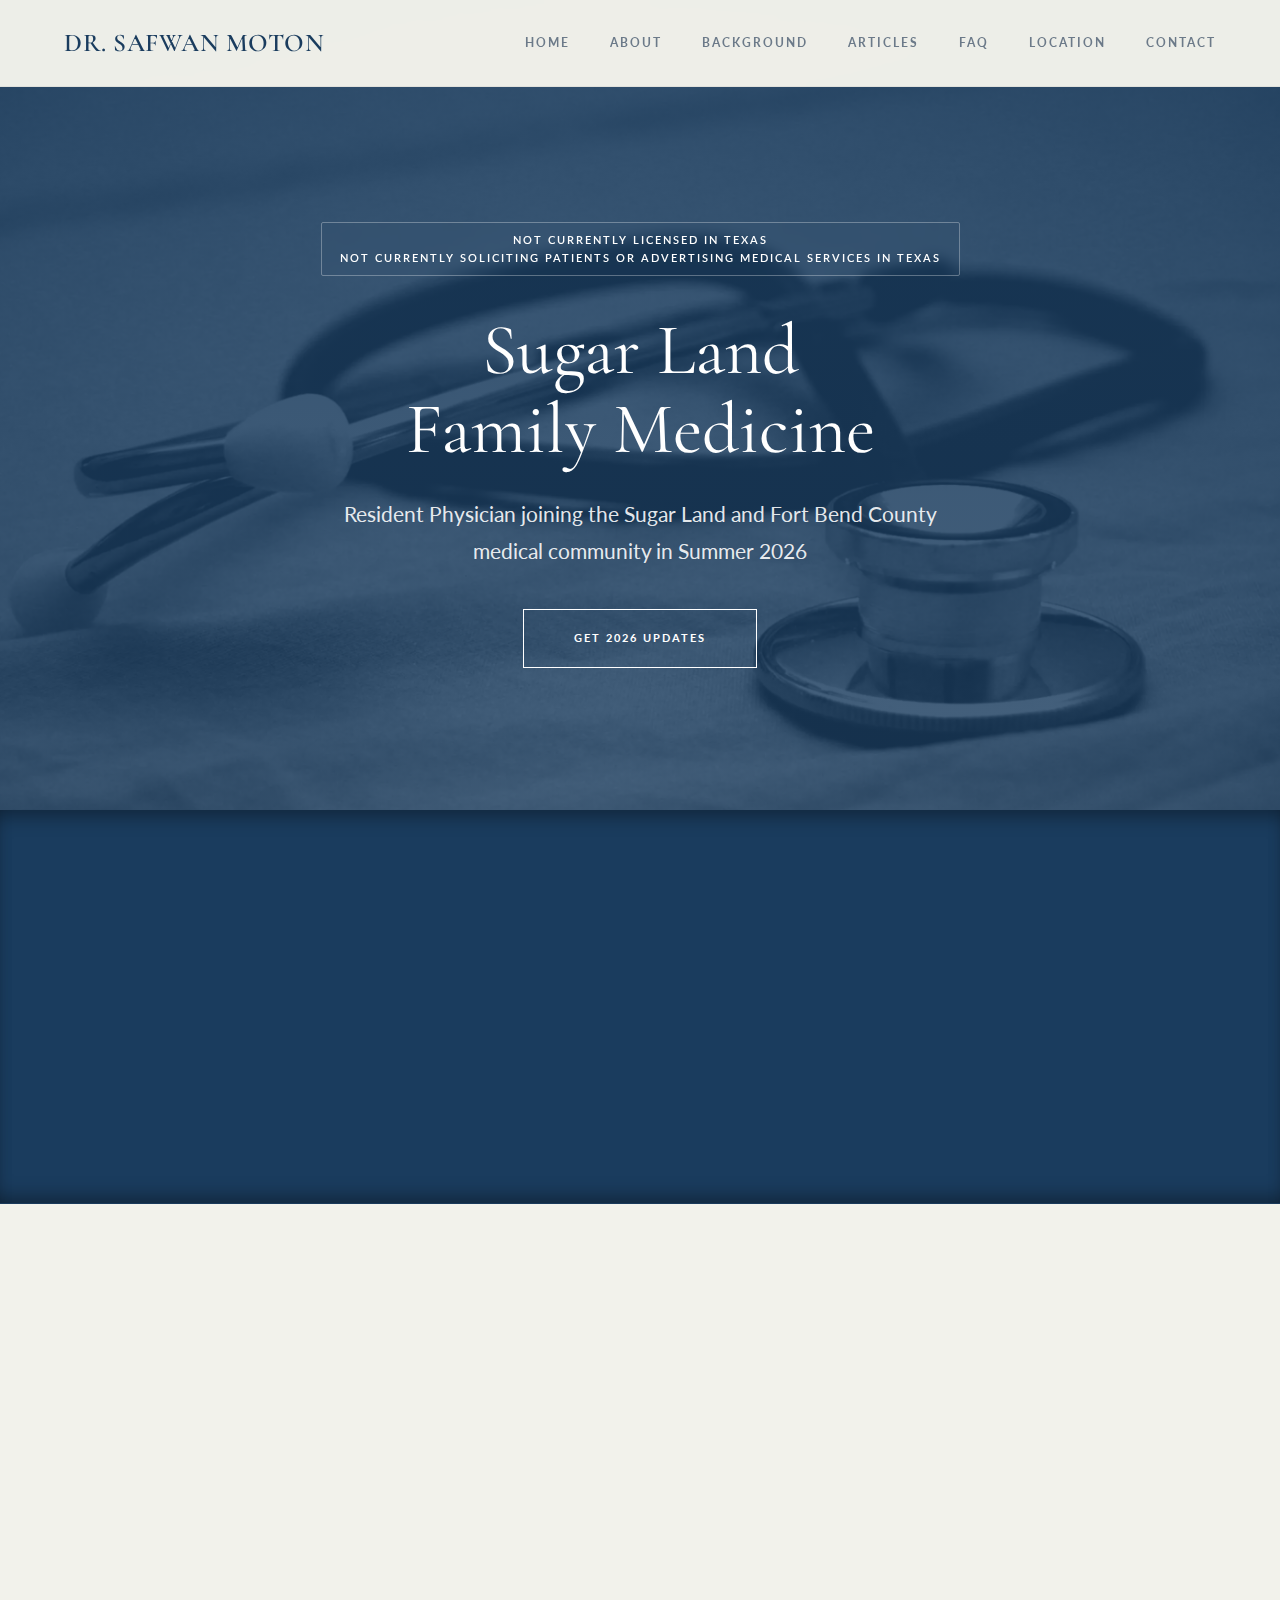
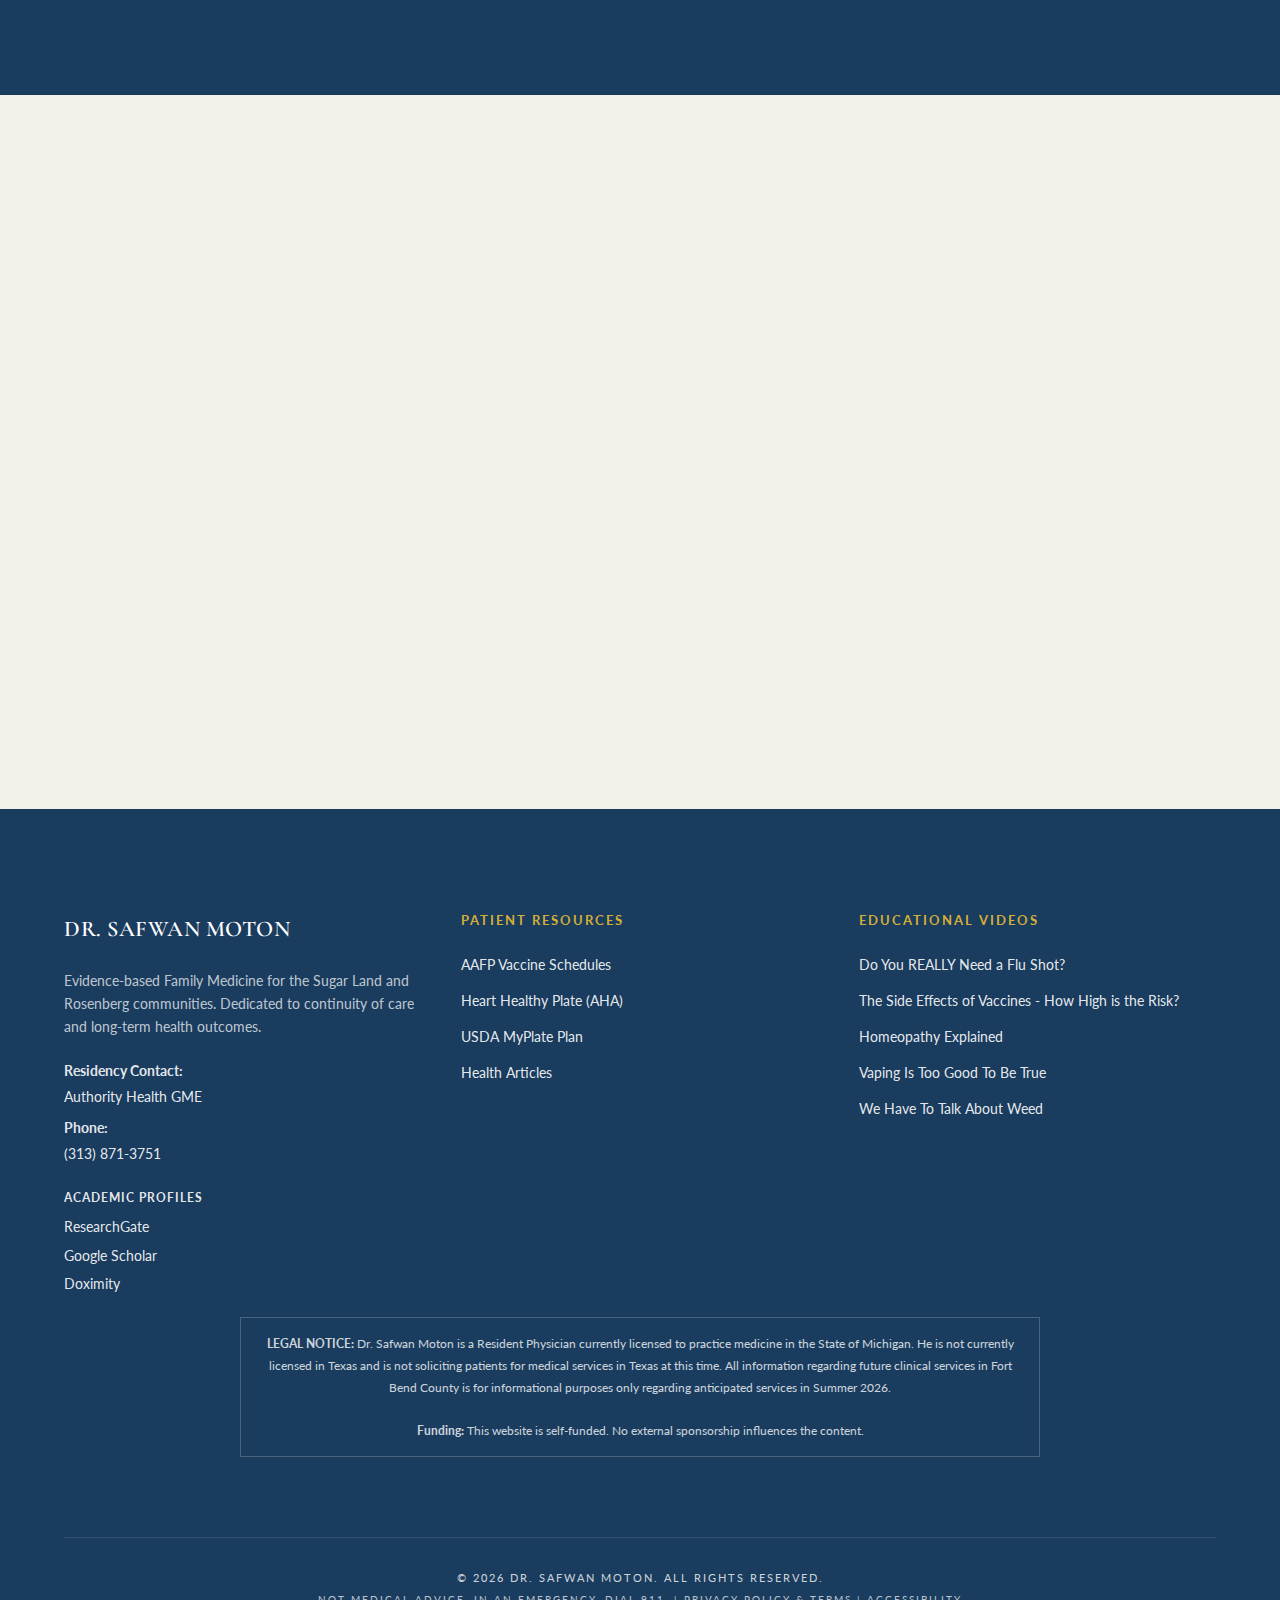
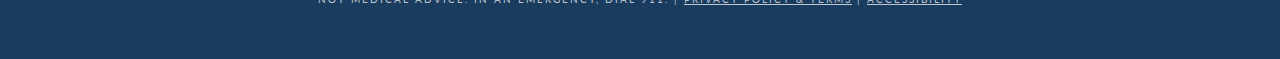
<file: index.html>
<!DOCTYPE html>
<html lang="en">
<head>

    <script async src="https://www.googletagmanager.com/gtag/js?id=G-S06WN265PK"></script>
    <script>
      window.dataLayer = window.dataLayer || [];
      function gtag(){dataLayer.push(arguments);}
      gtag('js', new Date());
      gtag('config', 'G-S06WN265PK');
    </script>
    <meta charset="UTF-8">
    <meta name="viewport" content="width=device-width, initial-scale=1.0">

    <title>Sugar Land Family Medicine | Dr. Safwan Moton, DO</title>

    <meta name="description" content="Dr. Safwan Moton is a Resident Physician planning to practice Family Medicine in Sugar Land, TX (Summer 2026). Serving Fort Bend, Rosenberg, & Richmond."
    />

    <link rel="canonical" href="https://drmoton.com/">
    
    <link rel="preload" as="image" href="hero-bg.webp">
    <meta property="og:title" content="Sugar Land Family Medicine | Dr. Safwan Moton, DO">
    <meta property="og:description" content="Compassionate, evidence-based primary care. Currently in Michigan, serving Sugar Land, TX starting Summer 2026.">
    <meta property="og:image" content="https://drmoton.com/social-share.jpg">
    <meta property="og:image:width" content="1200">
    <meta property="og:image:height" content="630">
    <meta property="og:image:alt" content="Dr. Safwan Moton - Sugar Land Family Medicine">
    <meta property="og:url" content="https://drmoton.com">
    <meta property="og:type" content="website">
    <meta name="twitter:card" content="summary_large_image">
    <meta name="twitter:title" content="Sugar Land Family Medicine | Dr. Safwan Moton, DO">
    <meta name="twitter:description" content="Compassionate, evidence-based primary care. Currently in Michigan, serving Sugar Land, TX starting Summer 2026.">
    <meta name="twitter:image" content="https://drmoton.com/social-share.jpg">
    <link rel="icon" href="favicon.ico" sizes="any">
    <link rel="apple-touch-icon" href="apple-touch-icon.png">

    <link rel="preconnect" href="https://fonts.googleapis.com">
    <link rel="preconnect" href="https://fonts.gstatic.com" crossorigin>
    <link href="https://fonts.googleapis.com/css2?family=Cormorant+Garamond:wght@300;400;600;700&family=Lato:wght@300;400;500;700;900&display=swap" rel="stylesheet">
    <style>
        /* --- CSS VARIABLES & RESET --- */
        :root {
            --primary-color: #1a3c5e; 
            --accent-color: #6c7a89;
            --bg-cream: #f2f2eb;
            --bg-white: #ffffff;
            --text-dark: #2c3e50;
            --gold-accent: #D4AF37;

            --font-heading: 'Cormorant Garamond', serif; 
            --font-body: 'Lato', sans-serif;
        }
        * { margin: 0; padding: 0; box-sizing: border-box; }
        html { scroll-behavior: smooth; }
        body {
            font-family: var(--font-body);
            color: var(--text-dark);
            line-height: 1.8;
            background-color: var(--bg-cream);
            overflow-x: hidden;
        }
        a { text-decoration: none; color: inherit; transition: 0.3s; }
        ul { list-style: none; }
        img { max-width: 100%; height: auto; display: block; object-fit: cover; }
        /* --- TYPOGRAPHY --- */
        h1, h2, h3 { font-family: var(--font-heading); font-weight: 400; }

        p, li { font-weight: 500; color: #2c3e50; }
        .eyebrow {
            font-family: var(--font-body);
            font-size: 0.75rem;
            text-transform: uppercase;
            letter-spacing: 3px;
            font-weight: 800;
            color: var(--accent-color);
            margin-bottom: 15px;
            display: block;
        }
        /* --- NAV --- */
        nav {
            display: flex; justify-content: space-between; align-items: center;
            padding: 20px 5%; position: fixed; width: 100%; top: 0;
            background: rgba(242, 242, 235, 0.98);
            backdrop-filter: blur(8px);
            z-index: 1000; border-bottom: 1px solid rgba(0,0,0,0.05);
        }
        .logo {
            font-family: var(--font-heading); font-size: 1.6rem; font-weight: 600;
            letter-spacing: 0.5px; color: var(--primary-color); text-transform: uppercase;
        }
        .nav-links { display: flex; gap: 40px; }
        .nav-links a {
            font-size: 0.75rem; text-transform: uppercase; letter-spacing: 2px;
            color: var(--accent-color); font-weight: 700;
        }
        .nav-links a:hover { color: var(--primary-color); }
        /* MOBILE MENU */
        .mobile-menu-btn { display: none; font-size: 1.5rem; cursor: pointer; color: var(--primary-color); }
        #mobile-menu {
            display: none; position: fixed; top: 70px; left: 0; width: 100%;
            background: var(--bg-cream); box-shadow: 0 10px 20px rgba(0,0,0,0.05);
            padding: 20px 0; z-index: 999; text-align: center; border-bottom: 1px solid #eee;
        }
        #mobile-menu a {
            display: block; padding: 15px; font-size: 0.9rem; font-weight: 700;
            color: var(--primary-color); text-transform: uppercase; letter-spacing: 2px;
        }
        /* --- HERO --- */
        .hero {
            height: 90vh;
            /* UPDATED TO WEBP */
            background-image: linear-gradient(rgba(26, 60, 94, 0.9), rgba(26, 60, 94, 0.8)), url('hero-bg.webp');
            background-attachment: fixed;
            background-size: cover; background-position: center;
            display: flex; align-items: center; justify-content: center;
            text-align: center; color: white; padding: 0 20px;
        }
        .hero-content {
            animation: heroFadeIn 1.5s ease-out forwards;
            max-width: 900px;
            margin-top: 80px;
        }
        .status-badge {
            display: inline-block;
            padding: 8px 18px;
            border: 1px solid rgba(255,255,255,0.3);
            border-radius: 2px;
            color: white;
            font-size: 0.7rem;
            text-transform: uppercase;
            letter-spacing: 2px;
            margin-bottom: 35px;
            backdrop-filter: blur(5px);
            font-weight: 600;
            line-height: 1.6;
        }
        .hero-content h1 {
            font-family: var(--font-heading); font-size: 4.5rem; font-weight: 400;
            margin-bottom: 25px; line-height: 1.1;
            color: white;
        }
        .hero-content p {
            font-size: 1.3rem; font-weight: 400;
            color: rgba(255, 255, 255, 0.9);
            margin: 0 auto 40px auto; max-width: 600px;
        }
        .btn {
            padding: 18px 50px; background: transparent; color: white;
            text-transform: uppercase; letter-spacing: 2px; font-size: 0.7rem;
            font-weight: 700; border: 1px solid white; cursor: pointer;
            border-radius: 0;
            display: inline-block; transition: all 0.3s ease;
        }
        .btn:hover { background: white; color: var(--primary-color); }
        /* --- TRUST BAR --- */
        .trust-bar {
            background-color: var(--primary-color);
            padding: 80px 5%;
            border-bottom: 1px solid rgba(0,0,0,0.03);
            display: flex;
            justify-content: center;
            align-items: center;
            box-shadow: inset 0 15px 20px -10px rgba(0, 0, 0, 0.4), 
                        inset 0 -15px 20px -10px rgba(0, 0, 0, 0.4);
        }
        .trust-container {
            display: flex; justify-content: center; align-items: center;
            flex-wrap: wrap; gap: 60px; max-width: 1400px; width: 100%;
        }
        .trust-img {
            width: 300px; height: auto; object-fit: contain;
            transition: transform 0.4s ease;
            filter: drop-shadow(0 4px 10px rgba(0,0,0,0.3));
        }
        .trust-img:hover { transform: translateY(-5px); }
        /* --- SECTIONS --- */
        .split-section {
            padding: 120px 5%;
            display: grid; grid-template-columns: 1fr 1fr;
            gap: 100px; align-items: center; max-width: 1300px; margin: 0 auto;
        }
        .text-content h2 {
            font-family: var(--font-heading); font-size: 3.2rem; color: var(--primary-color);
            margin-bottom: 30px; line-height: 1.1;
        }
        .text-content p { margin-bottom: 25px; font-size: 1.15rem; font-weight: 500; color: #2c3e50; }

        .image-content img { width: 100%; box-shadow: 0 40px 80px -20px rgba(0, 0, 0, 0.2); }
        #about .image-content { justify-content: flex-start; }
        #about .image-content img { max-width: 400px; border-radius: 2px; }
        /* --- EDUCATION --- */
        .education { background-color: var(--bg-cream); padding: 100px 5% 60px 5%; }
        .section-header { text-align: center; margin-bottom: 40px; }
        .section-header h2 { font-size: 3rem; color: var(--primary-color); }
        .timeline {
            max-width: 800px; margin: 0 auto; border-left: 1px solid #cbd5e0;
            padding-left: 60px; padding-top: 10px;
        }
        .timeline-item { margin-bottom: 60px; position: relative; }
        .timeline-item:last-child { margin-bottom: 0; }
        .timeline-item::before {
            content: ''; position: absolute; left: -65px; top: 10px; width: 9px; height: 9px;
            background: var(--bg-cream); border: 1px solid var(--primary-color); border-radius: 50%;
        }
        .timeline-item h3 { font-family: var(--font-heading); font-size: 2rem; color: var(--primary-color); margin-bottom: 5px; }
        .timeline-item .role {
            font-weight: 700; text-transform: uppercase; font-size: 0.75rem;
            letter-spacing: 2px; color: var(--accent-color); margin-bottom: 20px; display: block;
        }
        .timeline-item ul li { font-size: 1rem; color: #4a5568; margin-bottom: 10px; list-style: none; position: relative; padding-left: 20px; font-weight: 500; }
        .timeline-item ul li::before {
            content: '—'; position: absolute; left: 0; color: var(--gold-accent);
        }
        /* --- PREMIUM FEATURED CAROUSEL --- */
        .featured-insight {
            background-color: var(--primary-color);
            padding: 100px 5%; position: relative;
            border-top: 1px solid rgba(0,0,0,0.05); border-bottom: 1px solid rgba(0,0,0,0.05);
            color: white;
        }
        .carousel-container {
            max-width: 900px; margin: 0 auto; overflow: hidden; position: relative;
        }
        .carousel-track {
            display: flex; transition: transform 0.8s cubic-bezier(0.25, 1, 0.5, 1);
        }
        .carousel-slide {
            min-width: 100%; box-sizing: border-box; padding: 0 20px;
            opacity: 0; transform: scale(0.95); transition: all 0.8s ease;
        }
        .carousel-slide.active { opacity: 1; transform: scale(1); }

        .insight-meta { font-size: 0.8rem; text-transform: uppercase; letter-spacing: 2px; color: var(--gold-accent); font-weight: 700; margin-bottom: 15px; }
        .insight-title { font-family: var(--font-heading); font-size: 2.5rem; color: white; margin-bottom: 20px; line-height: 1.1; }
        .insight-body { font-size: 1.1rem; color: white !important; margin-bottom: 30px; max-width: 700px; margin-left: auto; margin-right: auto; }

        /* Force White Text Override */
        .featured-insight p {
            color: rgba(255, 255, 255, 0.9) !important;
        }
        /* View All Slide */
        .view-all-slide {
            display: flex; flex-direction: column; justify-content: center; align-items: center; height: 300px;
            background: rgba(255, 255, 255, 0.1); border: 1px solid rgba(255,255,255,0.2); border-radius: 4px;
            padding: 30px;
            text-align: center;
        }

        .read-more-btn {
            background: none; border: none; color: var(--gold-accent);
            font-weight: 700; text-transform: uppercase; letter-spacing: 2px;
            font-size: 0.8rem; cursor: pointer; padding: 0;
            border-bottom: 1px solid var(--gold-accent); transition: all 0.3s;
        }
        .read-more-btn:hover { opacity: 0.8; color: white; border-color: white; }

        .carousel-dots { text-align: center; margin-top: 40px; }
        .dot {
            height: 10px; width: 10px; margin: 0 5px; background-color: rgba(255, 255, 255, 0.3); border-radius: 50%;
            display: inline-block; cursor: pointer; transition: background-color 0.3s;
        }
        .dot.active { background-color: var(--gold-accent); }
        /* --- LOCATION --- */
        .location {
            padding: 80px 5% 140px 5%; width: 100%;
            background-image: linear-gradient(rgba(242, 242, 235, 0.95), rgba(242, 242, 235, 0.95)), url('clinic-bg.jpg');
            background-attachment: fixed; background-size: cover;
        }
        .location-container {
            display: grid; grid-template-columns: 1fr 1.5fr; gap: 80px;
            max-width: 1200px; margin: 0 auto; align-items: center;
        }
        .map-container {
            width: 100%; height: 450px; background: #eee;
            box-shadow: 0 30px 60px -15px rgba(0,0,0,0.1);
        }
        /* ADDED LOADING=LAZY FOR PERFORMANCE */
        .map-container iframe { width: 100% !important; height: 100% !important; border: 0; }
        .location-info { width: 100%; overflow-wrap: break-word; }
        .location-info p { font-weight: 500; }
        /* --- FOOTER --- */
        footer { background-color: var(--primary-color); color: white; padding: 100px 5% 50px 5%; text-align: left; }
        footer h2 { font-size: 2.8rem; margin-bottom: 40px; color: white; }
        /* CHANGED H4 TO H3 FOR SEO HIERARCHY */
        footer h3 { color:var(--gold-accent); text-transform:uppercase; letter-spacing:2px; margin-bottom:20px; font-size:0.8rem; font-weight: 700; font-family: var(--font-body); }
        footer p, footer li, footer span, footer a { color: rgba(255, 255, 255, 0.9) !important; font-weight: 400; font-size: 0.9rem; }
        footer li { margin-bottom: 10px; }

        .footer-content { display:grid; grid-template-columns: 1fr 1fr 1fr; gap:40px; max-width:1200px; margin:0 auto; }
        
        /* UPDATED CONTRAST: Opacity 0.8 */
        .copyright { 
            font-size: 0.7rem; 
            color: rgba(255, 255, 255, 0.8) !important;
            margin-top: 80px; border-top: 1px solid rgba(255,255,255,0.1); padding-top: 30px; 
            letter-spacing: 2px; text-transform: uppercase; font-weight: 400; text-align: center;
        }
        
        /* LEGAL DISCLAIMER STYLING - INCREASED CONTRAST */
        .legal-footer {
            margin-top: 20px;
            font-size: 0.75rem; 
            color: rgba(255, 255, 255, 0.8);
            border: 1px solid rgba(255, 255, 255, 0.2);
            padding: 15px;
            text-align: center;
            max-width: 800px;
            margin-left: auto;
            margin-right: auto;
        }
        /* --- ANIMATIONS RESTORED --- */
        @keyframes heroFadeIn {
            from { opacity: 0; transform: translateY(20px); }
            to { opacity: 1; transform: translateY(0); }
        }

        /* Elements start invisible and slightly lower */
        .reveal {
            opacity: 0;
            transform: translateY(50px);
            transition: all 1.2s ease-out;
        }
        /* When JS adds 'active', they become visible and slide up */
        .reveal.active {
            opacity: 1;
            transform: translateY(0);
        }
        /* --- RESPONSIVE --- */
        @media (max-width: 900px) {
            .hero, .location { background-attachment: scroll; background-position: center top; }
            .split-section, .location-container { grid-template-columns: 1fr; gap: 60px; padding: 80px 5%; }
            .patient-care .image-content { order: -1; }
            #about .image-content { justify-content: center; }
            .hero-content h1 { font-size: 3.5rem; }
            .trust-container { flex-direction: column; gap: 40px; }
            .trust-img { width: 280px; max-width: 80%; }
            .location-info p { max-width: 100%; font-size: 1rem; }
            .education { padding-bottom: 60px; }
            .location { padding-top: 60px; }
            .footer-content { grid-template-columns: 1fr !important; text-align: center !important; }
            footer { text-align: center; }
        }
        @media (max-width: 768px) {
            .nav-links { display: none; } .mobile-menu-btn { display: block; }
            .timeline { padding-left: 30px; } .timeline-item::before { left: -35px; }
            .map-container { height: 300px; }
        }
    </style>
</head>
<body>
    <nav>
        <a href="https://drmoton.com" class="logo" style="color:var(--primary-color); text-decoration:none;">Dr. Safwan Moton</a>
        
        <div class="nav-links">
            <a href="https://drmoton.com">Home</a>
            <a href="about.html">About</a>
            <a href="#experience">Background</a>
            <a href="articles.html">Articles</a>
            <a href="faq.html">FAQ</a>
            <a href="#location">Location</a>
            <a href="#contact">Contact</a>
        </div>

        <div class="mobile-menu-btn" onclick="toggleMenu()" aria-label="Toggle navigation menu" role="button" tabindex="0"> ☰ </div>
    </nav>
    <div id="mobile-menu">
        <a href="https://drmoton.com" onclick="toggleMenu()">Home</a>
        <a href="about.html" onclick="toggleMenu()">About</a>
        <a href="#experience" onclick="toggleMenu()">Background</a>
        <a href="articles.html" onclick="toggleMenu()">Articles</a>
        <a href="faq.html" onclick="toggleMenu()">FAQ</a>
        <a href="#location" onclick="toggleMenu()">Location</a>
        <a href="#contact" onclick="toggleMenu()">Contact</a>
    </div>
    <section class="hero">
        <div class="hero-content">
            <div class="status-badge">Not currently licensed in Texas <br> Not currently soliciting patients or advertising medical services in Texas</div>
            <h1>Sugar Land<br>Family Medicine</h1>
            <p>Resident Physician joining the Sugar Land and Fort Bend County medical community in Summer 2026</p>
            <a href="#care" class="btn">Get 2026 Updates</a>
        </div>
    </section>
    <section class="trust-bar">
        <div class="trust-container reveal">
            <img src="Laurel1.png" alt="Award badge for Houston Louis Stokes Scholar (H-LSAMP)" class="trust-img" width="300" height="300" loading="lazy">
            <img src="Laurel2.png" alt="Award badge for Appointed Clinical Faculty at MSUCOM" class="trust-img" width="300" height="300" loading="lazy">
            <img src="Laurel3.png" alt="Award badge for Top 10% Most Cited Clinician on Doximity" class="trust-img" width="300" height="300" loading="lazy">
        </div>
    </section>
    <section id="about" class="split-section">
        <div class="image-content reveal">
            <img src="Headshot.jpg" alt="Dr. Safwan Moton, Resident Physician" width="400" height="500" loading="lazy">
        </div>
        <div class="text-content reveal">
            <span class="eyebrow">Biography</span>
            <h2>Clinical Excellence & Compassion</h2>
            <p>
                Dr. Safwan Moton is a <strong>Family Medicine Resident Physician</strong> distinguished by a solid foundation in evidence-based medicine and a dedication to comprehensive patient care. 
                He is currently completing his advanced training in Michigan and plans to begin practicing in Sugar Land, Texas in July/August 2026.
            </p>
            <p>
                Dr. Moton combines rigorous medical science with real-world clinical experience. 
                He provides care rooted in established guidelines and tailored to effective outcomes. 
                This commitment to clinical excellence earned him recognition as a <strong>"Top 10% Most Cited Clinician"</strong> by Doximity.
            </p>
        </div>
    </section>
    <section id="care" class="split-section patient-care">
        <div class="text-content reveal">
            <span class="eyebrow">Philosophy</span>
            <h2>Patient-Centered Approach</h2>
            <p>
                Dr. Moton believes that informed patients make healthier choices. He takes the time to clearly explain diagnoses and treatment options, utilizing modern tools to ensure you feel confident about your healthcare journey.
            </p>
            <p>
                <strong>Join the Community:</strong> Sign up below to be notified when Dr. Moton begins seeing patients in 2026.
            </p>
            <a href="contact.html" class="btn" style="background-color: #1a3c5e; margin-top: 10px;">Join 2026 Notification List</a>
        </div>
        <div class="image-content reveal">
            <img src="patient-care.webp" alt="Dr. Safwan Moton consulting with a patient in a clinical setting" width="600" height="400" loading="lazy">
        </div>
    </section>
    <section id="experience" class="education">
        <div class="section-header reveal">
            <h2>Education & Experience</h2>
        </div>
        <div class="timeline">
            <div class="timeline-item reveal">
                <h3>Authority Health Family Medicine</h3>
                <span class="role">Residency Training • Affiliated with MSUCOM</span>
                <ul>
                    <li><strong>Current Position:</strong> PGY-3 Resident Physician.</li>
                    <li>Extensive training in broad-spectrum Family Medicine.</li>
                    <li>Clinical practice at the <strong>Family Medical Center of Michigan</strong> (Temperance, MI).</li>
                </ul>
            </div>
            <div class="timeline-item reveal">
                <h3>Michigan State University COM</h3>
                <span class="role">Appointed Clinical Faculty</span>
                <ul>
                    <li>Designated Clinical Faculty member within the Statewide Campus System.</li>
                </ul>
            </div>
            <div class="timeline-item reveal">
                <h3>Nova Southeastern University</h3>
                <span class="role">Doctor of Osteopathic Medicine (DO)</span>
                <ul>
                    <li>Dr. Kiran C. Patel College of Osteopathic Medicine.</li>
                    <li>Intensive medical curriculum.</li>
                </ul>
            </div>
            <div class="timeline-item reveal">
                <h3>University of North Texas Health Science Center</h3>
                <span class="role">Master of Science in Medical Sciences</span>
                <ul>
                    <li>Advanced coursework in Research Methods and Biostatistics.</li>
                    <li>Published Researcher in oncology and molecular biology.</li>
                </ul>
            </div>
            <div class="timeline-item reveal">
                <h3>University of Houston</h3>
                <span class="role">Bachelor of Science</span>
                <ul>
                    <li>Graduated <strong>Magna Cum Laude</strong>.</li>
                    <li><strong>Houston Louis Stokes Scholar</strong> (H-LSAMP).</li>
                </ul>
            </div>
        </div>
    </section>
    <section class="featured-insight">
        <div class="carousel-container reveal">
            <div class="carousel-track" id="track">

                <div class="carousel-slide active">
                    <div class="insight-meta">Latest Article • Apr 2026 • #Preventive</div>
                    <h2 class="insight-title">The "Houston Hack" for Spring Allergies</h2>
                    <div class="insight-body">
                        <p>Dr. Moton shares his clinical approach to distinguishing between severe pollen allergies and sinus infections, and the right way to use nasal sprays.</p>
                    </div>
                    <a href="articles.html#spring-allergies" class="read-more-btn">Read Full Article</a>
                </div>

                <div class="carousel-slide">
                    <div class="insight-meta">Preventive Care • Mar 2026 • #Preventive</div>
                    <h2 class="insight-title">Hurricane Season Preparedness: Managing Chronic Medications</h2>
                    <div class="insight-body">
                        <p>A proactive plan for ensuring you have your essential medications and insulin safely stored during Gulf Coast power outages.</p>
                    </div>
                    <a href="articles.html#hurricane-medications" class="read-more-btn">Read Full Article</a>
                </div>
                
                <div class="carousel-slide">
                    <div class="insight-meta">Preventive Care • Feb 2026 • #Preventive</div>
                    <h2 class="insight-title">Heart Health in Sugar Land's South Asian Community</h2>
                    <div class="insight-body">
                        <p>Navigating elevated cardiovascular risks and culturally aware diet modifications for the South Asian demographic.</p>
                    </div>
                    <a href="articles.html#south-asian-heart" class="read-more-btn">Read Full Article</a>
                </div>
                
                <div class="carousel-slide">
                    <div class="view-all-slide">
                        <h2 class="insight-title">Explore the Library</h2>
                        <p style="margin-bottom:30px;">Read insights on Pediatrics, Allergies, and Travel Medicine.</p>
                        <a href="articles.html" class="btn" style="color:white; border-color:white;">View All Articles</a>
                    </div>
                </div>
                
            </div>
            <div class="carousel-dots">
                <span class="dot active" onclick="goToSlide(0)"></span>
                <span class="dot" onclick="goToSlide(1)"></span>
                <span class="dot" onclick="goToSlide(2)"></span>
                <span class="dot" onclick="goToSlide(3)"></span>
            </div>
        </div>
    </section>
    <section id="location" class="location">
        <div class="location-container">
            <div class="location-info reveal">
                <span class="eyebrow">Location</span>
                <h2>Current Residency Practice</h2>
                <p style="margin-bottom:20px; color:#666;">
                    Dr. Moton is currently seeing patients in Michigan until Summer 2026.
                </p>
                <p style="margin-bottom:20px; color:#1a3c5e; font-weight:700; border-left:3px solid #D4AF37; padding-left:15px;">
                    Beginning Summer 2026, Dr. Moton plans to practice Family Medicine in Sugar Land, TX, serving Fort Bend County including Rosenberg and Richmond. 
                    This information is provided for informational purposes only.
                </p>
                <div class="location-details">
                    <p><strong>Address:</strong><br>
                    8765 Lewis Ave<br>
                    Temperance, MI 48182</p>
                    <p><strong>Phone:</strong><br>
                    (734) 847-3802</p>
                    <p><strong>Hours:</strong><br>
                    Mon - Fri: 8:00 AM - 5:00 PM</p>
                </div>
            </div>
            <div class="map-container reveal">
                <iframe 
                    title="Map of Family Medical Center of Michigan in Temperance, MI"
                    width="100%" 
                    height="450" 
                    frameborder="0" 
                    style="border:0" 
                    src="https://maps.google.com/maps?q=8765%20Lewis%20Ave%2C%20Temperance%2C%20MI%2048182&z=15&output=embed" 
                    loading="lazy" 
                    referrerpolicy="no-referrer-when-downgrade"
                    allowfullscreen>
                </iframe>
            </div>
        </div>
    </section>
    <footer id="contact">
        <div class="footer-content">
            
            <div>
                <div class="logo" style="color:white; margin-bottom:20px; font-size:1.4rem;">Dr. Safwan Moton</div>
                <p style="font-size:0.9rem; opacity:0.8; line-height:1.6;">
                    Evidence-based Family Medicine for the Sugar Land and Rosenberg communities. 
                    Dedicated to continuity of care and long-term health outcomes.
                </p>
                <div style="margin-top:20px;">
                    <p style="margin-bottom:5px;"><strong>Residency Contact:</strong><br>Authority Health GME</p>
                    <p><strong>Phone:</strong><br><a href="tel:+13138713751" style="color:white; text-decoration:none;">(313) 871-3751</a></p>
                </div>
                
                <div style="margin-top:20px;">
                    <p style="margin-bottom:5px; font-weight:700; color:#D4AF37; text-transform:uppercase; letter-spacing:1px; font-size:0.75rem;">Academic Profiles</p>
                    <p style="margin-bottom:3px;"><a href="https://www.researchgate.net/profile/Safwan-Moton" target="_blank" rel="noopener noreferrer">ResearchGate</a></p>
                    <p style="margin-bottom:3px;"><a href="https://scholar.google.com/citations?hl=en&user=4uD3_SIAAAAJ" target="_blank" rel="noopener noreferrer">Google Scholar</a></p>
                    <p><a href="https://www.doximity.com/pub/safwan-moton-do" target="_blank" rel="noopener noreferrer">Doximity</a></p>
                </div>
            </div>

            <div>
                <h3>Patient Resources</h3>
                <ul>
                    <li><a href="https://www.aafp.org/family-physician/patient-care/prevention-wellness/immunizations-vaccines/immunization-schedules.html" target="_blank" rel="noopener noreferrer">AAFP Vaccine Schedules</a></li>
                    <li><a href="https://www.heart.org/en/-/media/Healthy-Living-Files/Infographics/Deliciously_Balanced_Plate_Infographic.pdf?sc_lang=en" target="_blank" rel="noopener noreferrer">Heart Healthy Plate (AHA)</a></li>
                    <li><a href="https://www.myplate.gov/myplate-plan" target="_blank" rel="noopener noreferrer">USDA MyPlate Plan</a></li>
                    <li><a href="articles.html">Health Articles</a></li>
                </ul>
            </div>

            <div>
                <h3>Educational Videos</h3>
                <ul>
                    <li><a href="https://www.youtube.com/watch?v=uOHG0u-WKXM" target="_blank" rel="noopener noreferrer">Do You REALLY Need a Flu Shot?</a></li>
                    <li><a href="https://www.youtube.com/watch?v=zBkVCpbNnkU" target="_blank" rel="noopener noreferrer">The Side Effects of Vaccines - How High is the Risk?</a></li>
                    <li><a href="https://www.youtube.com/watch?v=8HslUzw35mc" target="_blank" rel="noopener noreferrer">Homeopathy Explained</a></li>
                    <li><a href="https://www.youtube.com/watch?v=cHEOsKddURQ" target="_blank" rel="noopener noreferrer">Vaping Is Too Good To Be True</a></li>
                    <li><a href="https://youtu.be/qBRaI0ZeAf8?si=SGF3cr9YMF5dyxiD" target="_blank" rel="noopener noreferrer">We Have To Talk About Weed</a></li>
                </ul>
            </div>

        </div>

        <div class="legal-footer">
            <strong>LEGAL NOTICE:</strong> Dr. Safwan Moton is a Resident Physician currently licensed to practice medicine in the State of Michigan. 
            He is not currently licensed in Texas and is not soliciting patients for medical services in Texas at this time. 
            All information regarding future clinical services in Fort Bend County is for informational purposes only regarding anticipated services in Summer 2026.
            <br><br>
            <strong>Funding:</strong> This website is self-funded. No external sponsorship influences the content.
        </div>

        <div class="copyright">
            © 2026 Dr. Safwan Moton. All Rights Reserved. <br>
            <span style="font-size:0.6rem; opacity:0.8;">
                Not medical advice. In an emergency, dial 911. | 
                <a href="privacy.html" style="color:inherit; text-decoration:underline; font-size:inherit;">Privacy Policy & Terms</a> |
                <a href="accessibility.html" style="color:inherit; text-decoration:underline; font-size:inherit;">Accessibility</a>
            </span>
        </div>
    </footer>

    <script type="application/ld+json">
    {
      "@context": "https://schema.org",
      "@graph": [
        {
          "@type": "BreadcrumbList",
          "itemListElement": [{
            "@type": "ListItem",
            "position": 1,
            "name": "Home",
            "item": "https://drmoton.com"
          }]
        },
        {
          "@type": "Physician",
          "name": "Dr. Safwan Moton",
          "image": "https://drmoton.com/Headshot.jpg",
          "description": "Family Medicine Resident Physician providing evidence-based care.",
          "medicalSpecialty": "Family Medicine",
          "address": {
            "@type": "PostalAddress",
            "streetAddress": "8765 Lewis Ave",
            "addressLocality": "Temperance",
            "addressRegion": "MI",
            "postalCode": "48182",
            "addressCountry": "US"
          },
          "telephone": "+13138713751",
          "openingDate": "2026-07-01",
          "url": "https://drmoton.com",
          "sameAs": [
            "https://www.doximity.com/pub/safwan-moton-do",
            "https://scholar.google.com/citations?hl=en&user=4uD3_SIAAAAJ",
            "https://www.linkedin.com/in/sm28524",
            "https://www.researchgate.net/profile/Safwan-Moton"
          ],
          "alumniOf": [
            {
              "@type": "CollegeOrUniversity",
              "name": "Nova Southeastern University",
              "sameAs": "https://en.wikipedia.org/wiki/Nova_Southeastern_University"
            },
            {
              "@type": "CollegeOrUniversity",
              "name": "University of Houston",
              "sameAs": "https://en.wikipedia.org/wiki/University_of_Houston"
            }
          ],
          "areaServed": [
            {
              "@type": "AdministrativeArea",
              "name": "Temperance, Michigan",
              "sameAs": "https://en.wikipedia.org/wiki/Temperance,_Michigan"
            },
            {
              "@type": "AdministrativeArea",
              "name": "Fort Bend County, Texas (Future)",
              "sameAs": "https://en.wikipedia.org/wiki/Fort_Bend_County,_Texas"
            }
          ],
          "knowsAbout": [
            {
              "@type": "MedicalSpecialty",
              "name": "Primary Care",
              "sameAs": "https://en.wikipedia.org/wiki/Primary_care"
            },
            {
              "@type": "MedicalSpecialty",
              "name": "Preventive Medicine",
              "sameAs": "https://en.wikipedia.org/wiki/Preventive_healthcare"
            },
            {
              "@type": "MedicalSpecialty",
              "name": "Chronic Care Management",
              "sameAs": "https://en.wikipedia.org/wiki/Chronic_care_management"
            }
          ]
        }
      ]
    }
    </script>
    <script>
        /* --- VISUAL EFFECTS --- */
        function reveal(){
            var reveals = document.querySelectorAll('.reveal');
            for(var i = 0; i < reveals.length; i++){
                var windowheight = window.innerHeight;
                var revealtop = reveals[i].getBoundingClientRect().top;
                var revealpoint = 50;

                // If element is near viewport, animate it
                if(revealtop < windowheight - revealpoint){
                    reveals[i].classList.add('active');
                }
            }
        }
        window.addEventListener('scroll', reveal);
        // Force run once on load to show initial content
        window.onload = reveal;
        function toggleMenu() {
            const menu = document.getElementById('mobile-menu');
            menu.style.display = (menu.style.display === 'block') ? 'none' : 'block';
        }
        document.querySelectorAll('a[href^="#"]').forEach(anchor => {
            anchor.addEventListener('click', function (e) {
                e.preventDefault();
                document.getElementById('mobile-menu').style.display = 'none';
                document.querySelector(this.getAttribute('href')).scrollIntoView({ behavior: 'smooth' });
            });
        });
        /* --- CAROUSEL LOGIC --- */
        let currentSlide = 0;
        const track = document.getElementById('track');
        const slides = document.querySelectorAll('.carousel-slide');
        const dots = document.querySelectorAll('.dot');

        function updateCarousel() {
            track.style.transform = `translateX(-${currentSlide * 100}%)`;
            slides.forEach((slide, index) => {
                slide.classList.toggle('active', index === currentSlide);
            });
            dots.forEach((dot, index) => {
                dot.classList.toggle('active', index === currentSlide);
            });
        }
        function goToSlide(n) {
            currentSlide = n;
            updateCarousel();
        }
        function nextSlide() {
            currentSlide = (currentSlide + 1) % slides.length;
            updateCarousel();
        }
        // Auto-advance every 15 seconds (UPDATED FROM 6s)
        setInterval(nextSlide, 15000);
    </script>
</body>
</html>
</file>
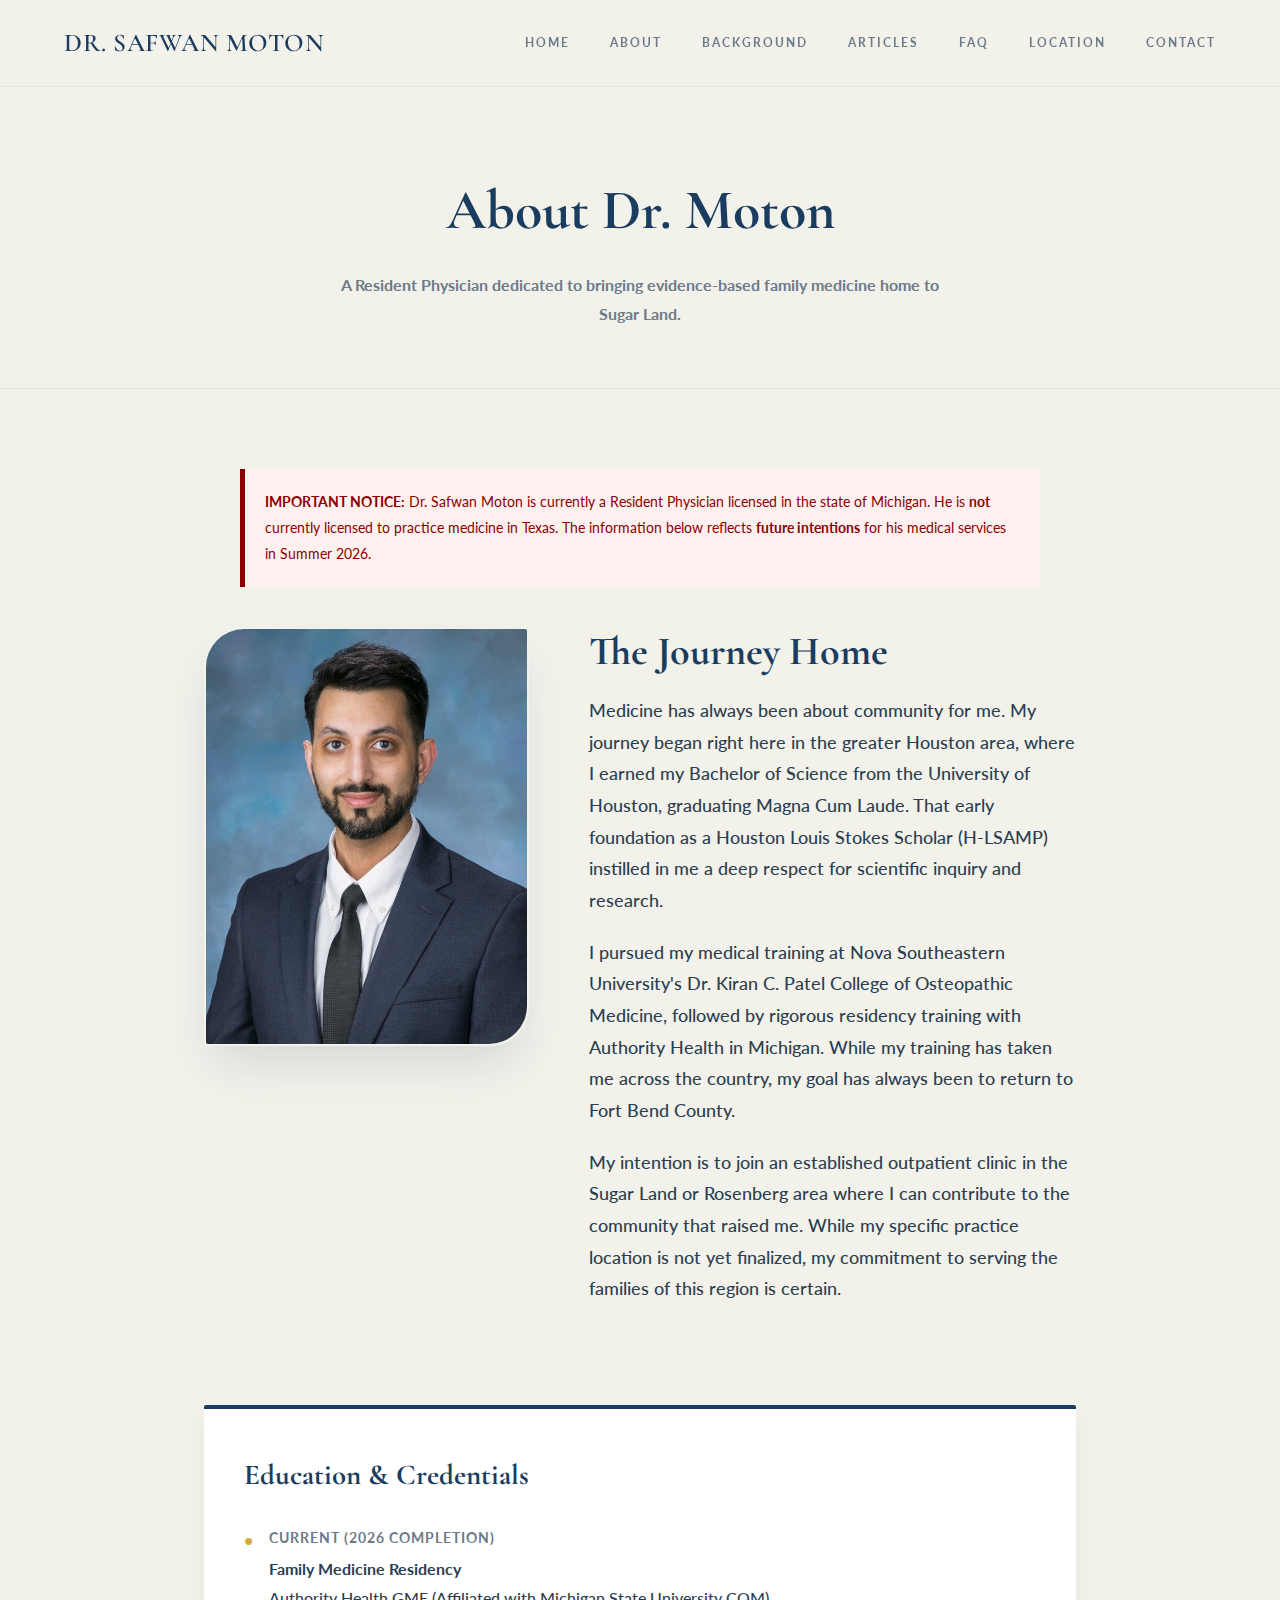
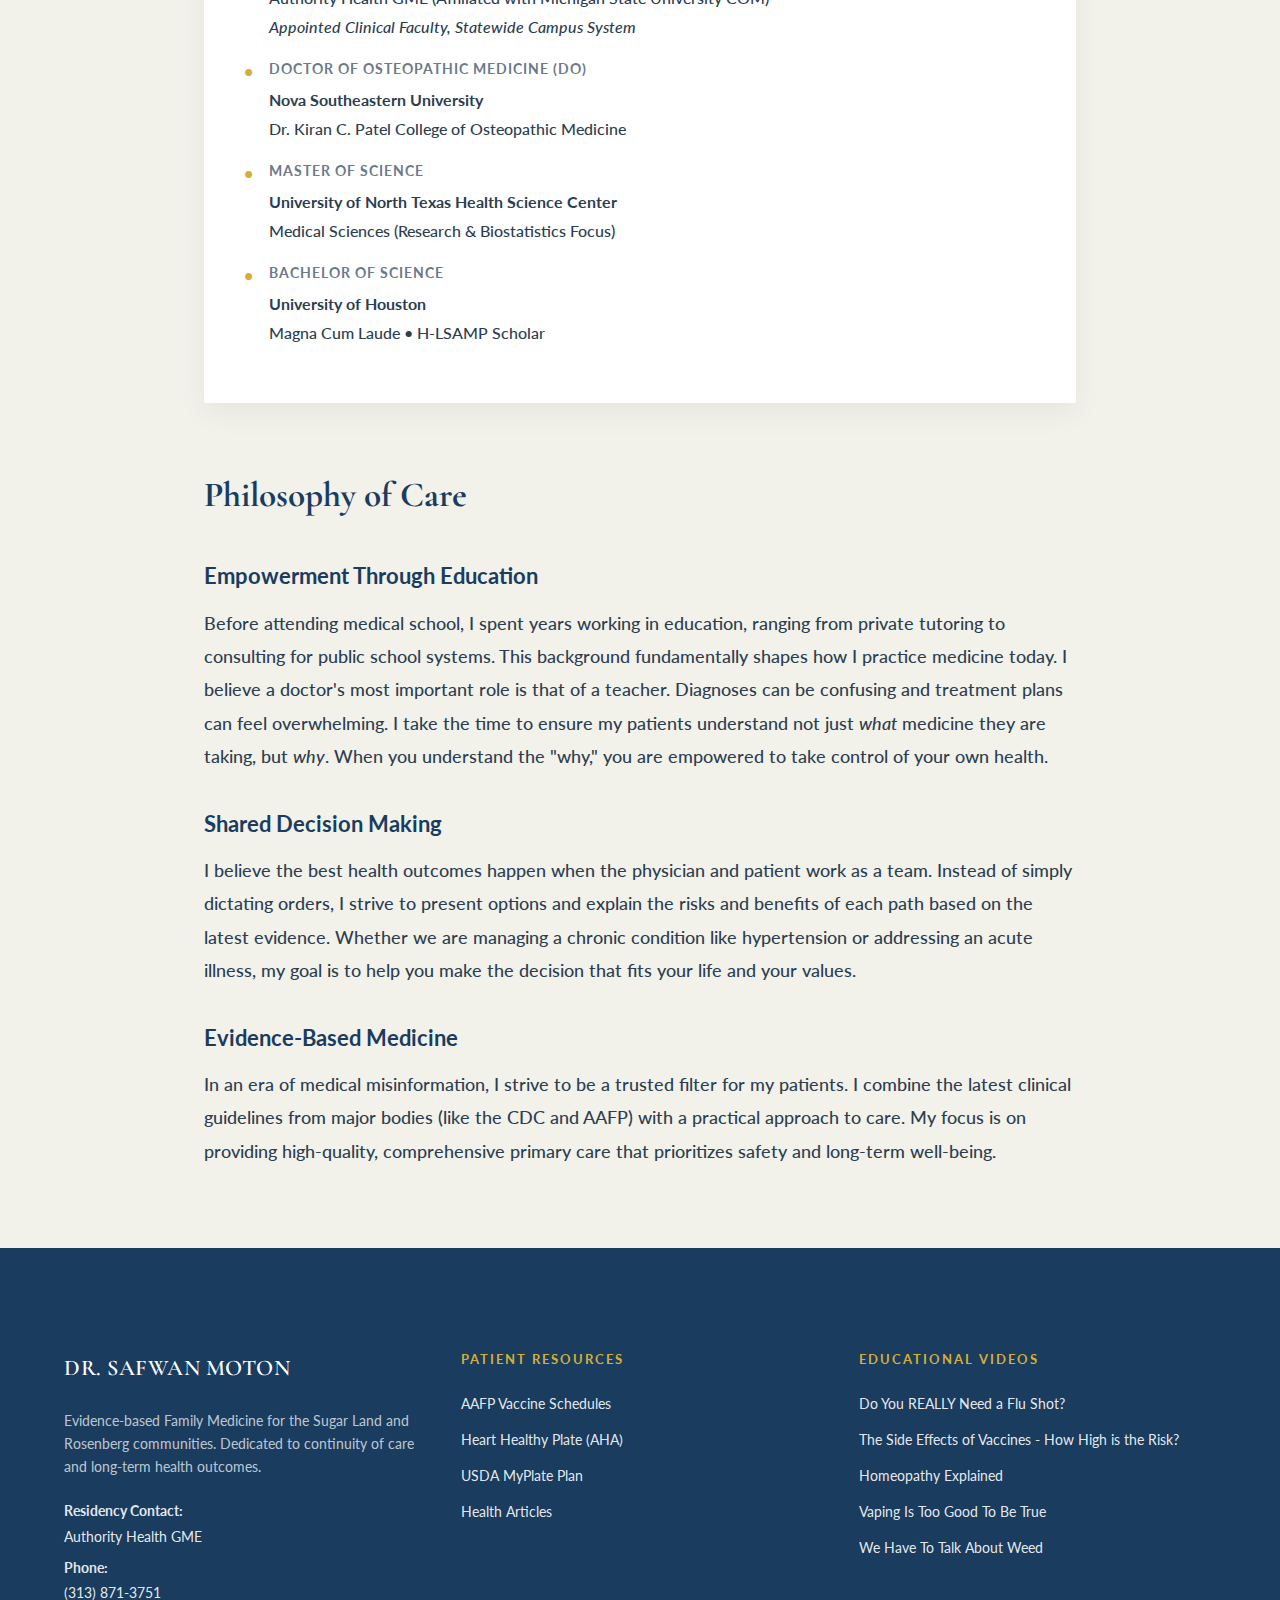
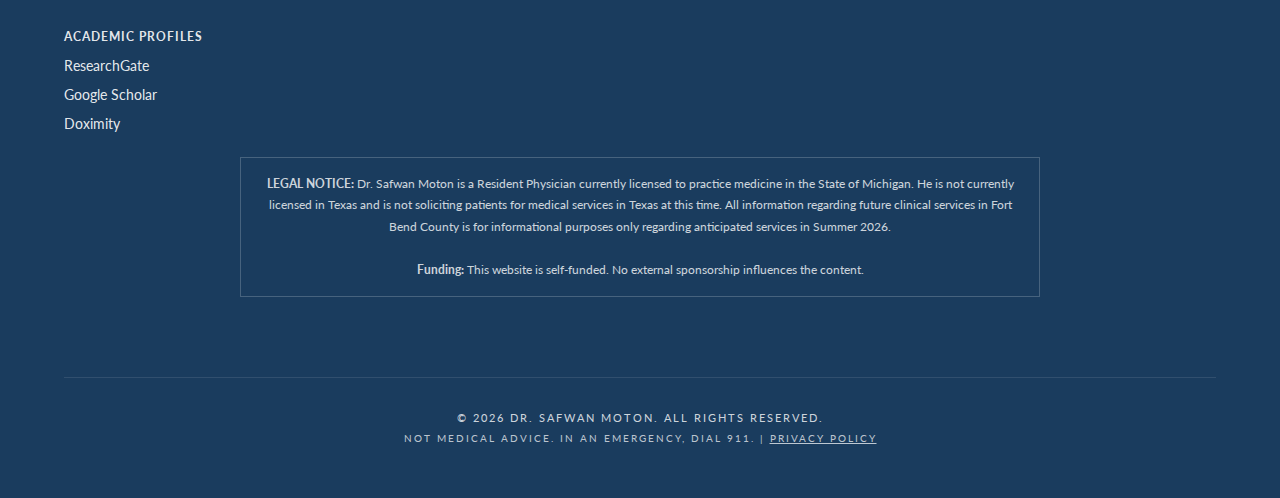
<file: about.html>
<!DOCTYPE html>
<html lang="en">
<head>

    <script async src="https://www.googletagmanager.com/gtag/js?id=G-S06WN265PK"></script>
    <script>
      window.dataLayer = window.dataLayer || [];
      function gtag(){dataLayer.push(arguments);}
      gtag('js', new Date());
      gtag('config', 'G-S06WN265PK');
    </script>
    <meta charset="UTF-8">
    <meta name="viewport" content="width=device-width, initial-scale=1.0">
    <title>About Dr. Safwan Moton | Resident Physician</title>
    <meta name="description" content="Meet Dr. Safwan Moton, a Family Medicine Resident Physician returning to serve the Sugar Land and Fort Bend County community in 2026."
    />

    <link rel="canonical" href="https://drmoton.com/about.html">
    <meta property="og:title" content="About Dr. Safwan Moton">
    <meta property="og:description" content="Resident Physician serving Sugar Land starting Summer 2026. Evidence-based care with a personal connection to Fort Bend County.">
    <meta property="og:image" content="https://drmoton.com/social-share.jpg">
    <meta property="og:image:width" content="1200">
    <meta property="og:image:height" content="630">
    <meta property="og:image:alt" content="Dr. Safwan Moton - Sugar Land Family Medicine">
    <meta property="og:url" content="https://drmoton.com/about.html">
    <meta property="og:type" content="profile">
    <meta name="twitter:card" content="summary_large_image">
    <meta name="twitter:title" content="About Dr. Safwan Moton | Resident Physician">
    <meta name="twitter:description" content="A Resident Physician dedicated to bringing evidence-based family medicine home to Sugar Land and Fort Bend County.">
    <meta name="twitter:image" content="https://drmoton.com/social-share.jpg">
    <link rel="icon" href="favicon.ico" sizes="any">
    <link rel="apple-touch-icon" href="apple-touch-icon.png">

    <link rel="preconnect" href="https://fonts.googleapis.com">
    <link rel="preconnect" href="https://fonts.gstatic.com" crossorigin>
    <link href="https://fonts.googleapis.com/css2?family=Cormorant+Garamond:wght@300;400;600;700&family=Lato:wght@300;400;500;700;900&display=swap" rel="stylesheet">
    <style>
        /* --- COPYING THE MAIN THEME --- */
        :root {
            --primary-color: #1a3c5e;
            --accent-color: #6c7a89;
            --bg-cream: #f2f2eb;
            --bg-white: #ffffff;
            --text-dark: #2c3e50;
            --gold-accent: #D4AF37;
            --alert-red: #8B0000;

            --font-heading: 'Cormorant Garamond', serif;
            --font-body: 'Lato', sans-serif;
        }
        * { margin: 0; padding: 0; box-sizing: border-box; }
        html { scroll-behavior: smooth; }
        body {
            font-family: var(--font-body);
            color: var(--text-dark);
            line-height: 1.8;
            background-color: var(--bg-cream);
            overflow-x: hidden;
        }
        a { text-decoration: none; color: inherit; transition: 0.3s; }
        ul { list-style: none; }
        p, li { font-weight: 500; color: #2c3e50; }

        img { max-width: 100%; height: auto; display: block; object-fit: cover; }
        /* --- NAV --- */
        nav {
            display: flex; justify-content: space-between; align-items: center;
            padding: 20px 5%; position: fixed; width: 100%; top: 0;
            background: rgba(242, 242, 235, 0.98);
            backdrop-filter: blur(8px);
            z-index: 1000; border-bottom: 1px solid rgba(0,0,0,0.05);
        }
        .logo {
            font-family: var(--font-heading); font-size: 1.6rem; font-weight: 600;
            letter-spacing: 0.5px; color: var(--primary-color); text-transform: uppercase;
        }
        .nav-links { display: flex; gap: 40px; }
        .nav-links a {
            font-size: 0.75rem; text-transform: uppercase; letter-spacing: 2px;
            color: var(--accent-color); font-weight: 700;
        }
        .nav-links a:hover { color: var(--primary-color); }
        .mobile-menu-btn { display: none; font-size: 1.5rem; cursor: pointer; color: var(--primary-color); }

        #mobile-menu {
            display: none; position: fixed; top: 70px; left: 0; width: 100%;
            background: var(--bg-cream); box-shadow: 0 10px 20px rgba(0,0,0,0.05);
            padding: 20px 0; z-index: 999; text-align: center; border-bottom: 1px solid #eee;
        }
        #mobile-menu a {
            display: block; padding: 15px; font-size: 0.9rem; font-weight: 700;
            color: var(--primary-color); text-transform: uppercase; letter-spacing: 2px;
        }
        /* --- PAGE HEADER --- */
        .page-header {
            padding: 160px 5% 60px 5%;
            text-align: center;
            background-color: var(--bg-cream);
            border-bottom: 1px solid rgba(0,0,0,0.05);
        }
        .page-header h1 {
            font-family: var(--font-heading); font-size: 3.5rem; color: var(--primary-color);
            margin-bottom: 10px;
        }
        .page-header p { max-width: 600px; margin: 0 auto; color: var(--accent-color); font-weight: 700; }
        /* --- CONTENT SECTIONS --- */
        .content-section {
            padding: 80px 5%;
            max-width: 1000px;
            margin: 0 auto;
        }

        .bio-grid {
            display: grid;
            grid-template-columns: 1fr 1.5fr;
            gap: 60px;
            align-items: start;
            margin-bottom: 80px;
        }

        /* OPTION 3: THE SOFT CLINICAL LOOK FOR IMAGES */
        .bio-image img {
            border-radius: 40px 4px 40px 4px; /* Organic, modern medical look */
            border: 2px solid var(--bg-cream);
            box-shadow: 0 25px 50px -12px rgba(108, 122, 137, 0.25);
            transition: all 0.3s ease;
        }
        .bio-image img:hover {
            border-color: var(--gold-accent);
            border-radius: 4px; /* Smoothly transitions back to a square on hover */
        }

        .bio-text h2 {
            font-family: var(--font-heading); font-size: 2.5rem; color: var(--primary-color);
            margin-bottom: 20px; line-height: 1.2;
        }

        .bio-text p { margin-bottom: 20px; font-size: 1.1rem; }
        .credentials-box {
            background: white;
            padding: 40px;
            border-radius: 2px;
            box-shadow: 0 10px 30px rgba(0,0,0,0.05);
            border-top: 4px solid var(--primary-color);
        }

        .credentials-box h3 {
            font-family: var(--font-heading); font-size: 1.8rem; color: var(--primary-color);
            margin-bottom: 25px;
        }

        .credential-list {
            list-style: none;
        }
        .credential-list li {
            margin-bottom: 15px;
            padding-left: 25px;
            position: relative;
        }
        .credential-list li::before {
            content: '•'; position: absolute; left: 0; color: var(--gold-accent); font-weight: bold;
        }
        .credential-year {
            font-size: 0.85rem; color: var(--accent-color); font-weight: 700; display: block;
            text-transform: uppercase; letter-spacing: 1px; margin-bottom: 5px;
        }
        /* --- LEGAL DISCLAIMER BOX --- */
        .legal-notice {
            background-color: #fff0f0;
            border-left: 5px solid var(--alert-red);
            padding: 20px;
            margin: 0 auto 40px auto;
            max-width: 800px;
            font-size: 0.9rem;
            color: var(--alert-red);
        }
        /* --- FOOTER --- */
        footer { background-color: var(--primary-color); color: white; padding: 100px 5% 50px 5%; text-align: left; }
        footer h2 { font-size: 2.8rem; margin-bottom: 40px; color: white; }
        /* UPDATED H4 TO H3 */
        footer h3 { color:var(--gold-accent); text-transform:uppercase; letter-spacing:2px; margin-bottom:20px; font-size:0.8rem; font-weight: 700; font-family: var(--font-body); }
        footer p, footer li, footer span, footer a { color: rgba(255, 255, 255, 0.9) !important; font-weight: 400; font-size: 0.9rem; }
        footer li { margin-bottom: 10px; }

        .footer-content { display:grid; grid-template-columns: 1fr 1fr 1fr; gap:40px; max-width:1200px; margin:0 auto; }

        .copyright {
            font-size: 0.7rem; color: rgba(255, 255, 255, 0.8) !important;
            margin-top: 80px; border-top: 1px solid rgba(255,255,255,0.1); padding-top: 30px;
            letter-spacing: 2px; text-transform: uppercase; font-weight: 400; text-align: center;
        }

        .legal-footer {
            margin-top: 20px;
            font-size: 0.75rem;
            color: rgba(255, 255, 255, 0.8);
            border: 1px solid rgba(255, 255, 255, 0.2);
            padding: 15px;
            text-align: center;
            max-width: 800px;
            margin-left: auto;
            margin-right: auto;
        }
        @media (max-width: 900px) {
            .nav-links { display: none; } .mobile-menu-btn { display: block; }
            .bio-grid { grid-template-columns: 1fr; }
            .footer-content { grid-template-columns: 1fr !important; text-align: center !important; }
            footer { text-align: center; }
        }
    </style>
</head>
<body>
    <nav>
        <a href="https://drmoton.com" class="logo" style="color:var(--primary-color); text-decoration:none;">Dr. Safwan Moton</a>

        <div class="nav-links">
            <a href="https://drmoton.com">Home</a>
            <a href="about.html">About</a>
            <a href="index.html#experience">Background</a>
            <a href="articles.html">Articles</a>
            <a href="faq.html">FAQ</a>
            <a href="index.html#location">Location</a>
            <a href="contact.html">Contact</a>
        </div>

        <div class="mobile-menu-btn" onclick="toggleMenu()" aria-label="Toggle navigation menu" role="button" tabindex="0"> ☰ </div>
    </nav>
    <div id="mobile-menu">
        <a href="https://drmoton.com">Home</a>
        <a href="about.html">About</a>
        <a href="articles.html">Articles</a>
        <a href="faq.html">FAQ</a>
        <a href="index.html#location">Location</a>
        <a href="contact.html">Contact</a>
    </div>
    <header class="page-header">
        <h1>About Dr. Moton</h1>
        <p>A Resident Physician dedicated to bringing evidence-based family medicine home to Sugar Land.</p>
    </header>
    <div class="content-section">

        <div class="legal-notice">
            <strong>IMPORTANT NOTICE:</strong> Dr. Safwan Moton is currently a Resident Physician licensed in the state of Michigan.
            He is <strong>not</strong> currently licensed to practice medicine in Texas.
            The information below reflects <strong>future intentions</strong> for his medical services in Summer 2026.
        </div>
        <div class="bio-grid">
            <div class="bio-image">
                <img src="Headshot.jpg" alt="Dr. Safwan Moton, Resident Physician" width="400" height="500" loading="lazy">
            </div>

            <div class="bio-text">
                <h2>The Journey Home</h2>
                <p>
                    Medicine has always been about community for me. My journey began right here in the greater Houston area, where I earned my Bachelor of Science from the University of Houston, graduating Magna Cum Laude.
                    That early foundation as a Houston Louis Stokes Scholar (H-LSAMP) instilled in me a deep respect for scientific inquiry and research.
                </p>
                <p>
                    I pursued my medical training at Nova Southeastern University's Dr. Kiran C. Patel College of Osteopathic Medicine, followed by rigorous residency training with Authority Health in Michigan.
                    While my training has taken me across the country, my goal has always been to return to Fort Bend County.
                </p>
                <p>
                    My intention is to join an established outpatient clinic in the Sugar Land or Rosenberg area where I can contribute to the community that raised me.
                    While my specific practice location is not yet finalized, my commitment to serving the families of this region is certain.
                </p>
            </div>
        </div>
        <div class="credentials-box">
            <h3>Education & Credentials</h3>
            <ul class="credential-list">
                <li>
                    <span class="credential-year">Current (2026 Completion)</span>
                    <strong>Family Medicine Residency</strong><br>
                    Authority Health GME (Affiliated with Michigan State University COM)<br>
                    <em>Appointed Clinical Faculty, Statewide Campus System</em>
                </li>
                <li>
                    <span class="credential-year">Doctor of Osteopathic Medicine (DO)</span>
                    <strong>Nova Southeastern University</strong><br>
                    Dr. Kiran C. Patel College of Osteopathic Medicine
                </li>
                <li>
                    <span class="credential-year">Master of Science</span>
                    <strong>University of North Texas Health Science Center</strong><br>
                    Medical Sciences (Research & Biostatistics Focus)
                </li>
                <li>
                    <span class="credential-year">Bachelor of Science</span>
                    <strong>University of Houston</strong><br>
                    Magna Cum Laude • H-LSAMP Scholar
                </li>
            </ul>
        </div>
        <div style="margin-top: 60px;">
            <h2 style="font-family: var(--font-heading); font-size: 2.2rem; color: var(--primary-color); margin-bottom: 20px;">Philosophy of Care</h2>

            <h3 style="font-size: 1.4rem; color: var(--primary-color); margin-top: 30px; margin-bottom: 10px;">Empowerment Through Education</h3>
            <p style="font-size: 1.1rem; line-height: 1.9; margin-bottom: 20px;">
                Before attending medical school, I spent years working in education, ranging from private tutoring to consulting for public school systems.
                This background fundamentally shapes how I practice medicine today. I believe a doctor's most important role is that of a teacher.
                Diagnoses can be confusing and treatment plans can feel overwhelming.
                I take the time to ensure my patients understand not just <em>what</em> medicine they are taking, but <em>why</em>.
                When you understand the "why," you are empowered to take control of your own health.
            </p>
            <h3 style="font-size: 1.4rem; color: var(--primary-color); margin-top: 30px; margin-bottom: 10px;">Shared Decision Making</h3>
            <p style="font-size: 1.1rem; line-height: 1.9; margin-bottom: 20px;">
                I believe the best health outcomes happen when the physician and patient work as a team.
                Instead of simply dictating orders, I strive to present options and explain the risks and benefits of each path based on the latest evidence.
                Whether we are managing a chronic condition like hypertension or addressing an acute illness, my goal is to help you make the decision that fits your life and your values.
            </p>
            <h3 style="font-size: 1.4rem; color: var(--primary-color); margin-top: 30px; margin-bottom: 10px;">Evidence-Based Medicine</h3>
            <p style="font-size: 1.1rem; line-height: 1.9;">
                In an era of medical misinformation, I strive to be a trusted filter for my patients.
                I combine the latest clinical guidelines from major bodies (like the CDC and AAFP) with a practical approach to care.
                My focus is on providing high-quality, comprehensive primary care that prioritizes safety and long-term well-being.
            </p>
        </div>
    </div>
    <footer id="contact">
        <div class="footer-content">

            <div>
                <div class="logo" style="color:white; margin-bottom:20px; font-size:1.4rem;">Dr. Safwan Moton</div>
                <p style="font-size:0.9rem; opacity:0.8; line-height:1.6;">
                    Evidence-based Family Medicine for the Sugar Land and Rosenberg communities.
                    Dedicated to continuity of care and long-term health outcomes.
                </p>
                <div style="margin-top:20px;">
                    <p style="margin-bottom:5px;"><strong>Residency Contact:</strong><br>Authority Health GME</p>
                    <p><strong>Phone:</strong><br><a href="tel:+13138713751" style="color:white; text-decoration:none;">(313) 871-3751</a></p>
                </div>

                <div style="margin-top:20px;">
                    <p style="margin-bottom:5px; font-weight:700; color:#D4AF37; text-transform:uppercase; letter-spacing:1px; font-size:0.75rem;">Academic Profiles</p>
                    <p style="margin-bottom:3px;"><a href="https://www.researchgate.net/profile/Safwan-Moton" target="_blank" rel="noopener noreferrer">ResearchGate</a></p>
                    <p style="margin-bottom:3px;"><a href="https://scholar.google.com/citations?hl=en&user=4uD3_SIAAAAJ" target="_blank" rel="noopener noreferrer">Google Scholar</a></p>
                    <p><a href="https://www.doximity.com/pub/safwan-moton-do" target="_blank" rel="noopener noreferrer">Doximity</a></p>
                </div>
            </div>
            <div>
                <h3>Patient Resources</h3>
                <ul>
                    <li><a href="https://www.aafp.org/family-physician/patient-care/prevention-wellness/immunizations-vaccines/immunization-schedules.html" target="_blank" rel="noopener noreferrer">AAFP Vaccine Schedules</a></li>
                    <li><a href="https://www.heart.org/en/-/media/Healthy-Living-Files/Infographics/Deliciously_Balanced_Plate_Infographic.pdf?sc_lang=en" target="_blank" rel="noopener noreferrer">Heart Healthy Plate (AHA)</a></li>
                    <li><a href="https://www.myplate.gov/myplate-plan" target="_blank" rel="noopener noreferrer">USDA MyPlate Plan</a></li>
                    <li><a href="articles.html">Health Articles</a></li>
                </ul>
            </div>
            <div>
                <h3>Educational Videos</h3>
                <ul>
                    <li><a href="https://www.youtube.com/watch?v=uOHG0u-WKXM" target="_blank" rel="noopener noreferrer">Do You REALLY Need a Flu Shot?</a></li>
                    <li><a href="https://www.youtube.com/watch?v=zBkVCpbNnkU" target="_blank" rel="noopener noreferrer">The Side Effects of Vaccines - How High is the Risk?</a></li>
                    <li><a href="https://www.youtube.com/watch?v=8HslUzw35mc" target="_blank" rel="noopener noreferrer">Homeopathy Explained</a></li>
                    <li><a href="https://www.youtube.com/watch?v=cHEOsKddURQ" target="_blank" rel="noopener noreferrer">Vaping Is Too Good To Be True</a></li>
                    <li><a href="https://youtu.be/qBRaI0ZeAf8?si=SGF3cr9YMF5dyxiD" target="_blank" rel="noopener noreferrer">We Have To Talk About Weed</a></li>
                </ul>
            </div>
        </div>
        <div class="legal-footer">
            <strong>LEGAL NOTICE:</strong> Dr. Safwan Moton is a Resident Physician currently licensed to practice medicine in the State of Michigan.
            He is not currently licensed in Texas and is not soliciting patients for medical services in Texas at this time.
            All information regarding future clinical services in Fort Bend County is for informational purposes only regarding anticipated services in Summer 2026.
            <br><br>
            <strong>Funding:</strong> This website is self-funded. No external sponsorship influences the content.
        </div>
        <div class="copyright">
            © 2026 Dr. Safwan Moton. All Rights Reserved. <br>
            <span style="font-size:0.6rem; opacity:0.8;">
                Not medical advice. In an emergency, dial 911. |
                <a href="privacy.html" style="color:inherit; text-decoration:underline; font-size:inherit;">Privacy Policy</a>
            </span>
        </div>
    </footer>
    <script>
        function toggleMenu() {
            const menu = document.getElementById('mobile-menu');
            menu.style.display = (menu.style.display === 'block') ? 'none' : 'block';
        }
    </script>
    <script type="application/ld+json">
    {
      "@context": "https://schema.org",
      "@graph": [
        {
          "@type": "BreadcrumbList",
          "itemListElement": [{
            "@type": "ListItem",
            "position": 1,
            "name": "Home",
            "item": "https://drmoton.com"
          },{
            "@type": "ListItem",
            "position": 2,
            "name": "About",
            "item": "https://drmoton.com/about.html"
          }]
        },
        {
          "@type": "AboutPage",
          "mainEntity": {
            "@type": "Physician",
            "name": "Dr. Safwan Moton",
            "medicalSpecialty": "Family Medicine",
            "openingDate": "2026-07-01",
            "alumniOf": [
              {
                "@type": "CollegeOrUniversity",
                "name": "Nova Southeastern University",
                "sameAs": "https://en.wikipedia.org/wiki/Nova_Southeastern_University"
              },
              {
                "@type": "CollegeOrUniversity",
                "name": "University of Houston",
                "sameAs": "https://en.wikipedia.org/wiki/University_of_Houston"
              }
            ],
            "affiliation": [
              {
                "@type": "Organization",
                "name": "Authority Health GME",
                "sameAs": "https://www.authorityhealth.org/"
              }
            ],
            "url": "https://drmoton.com/about.html"
          }
        }
      ]
    }
    </script>
</body>
</html>
</file>
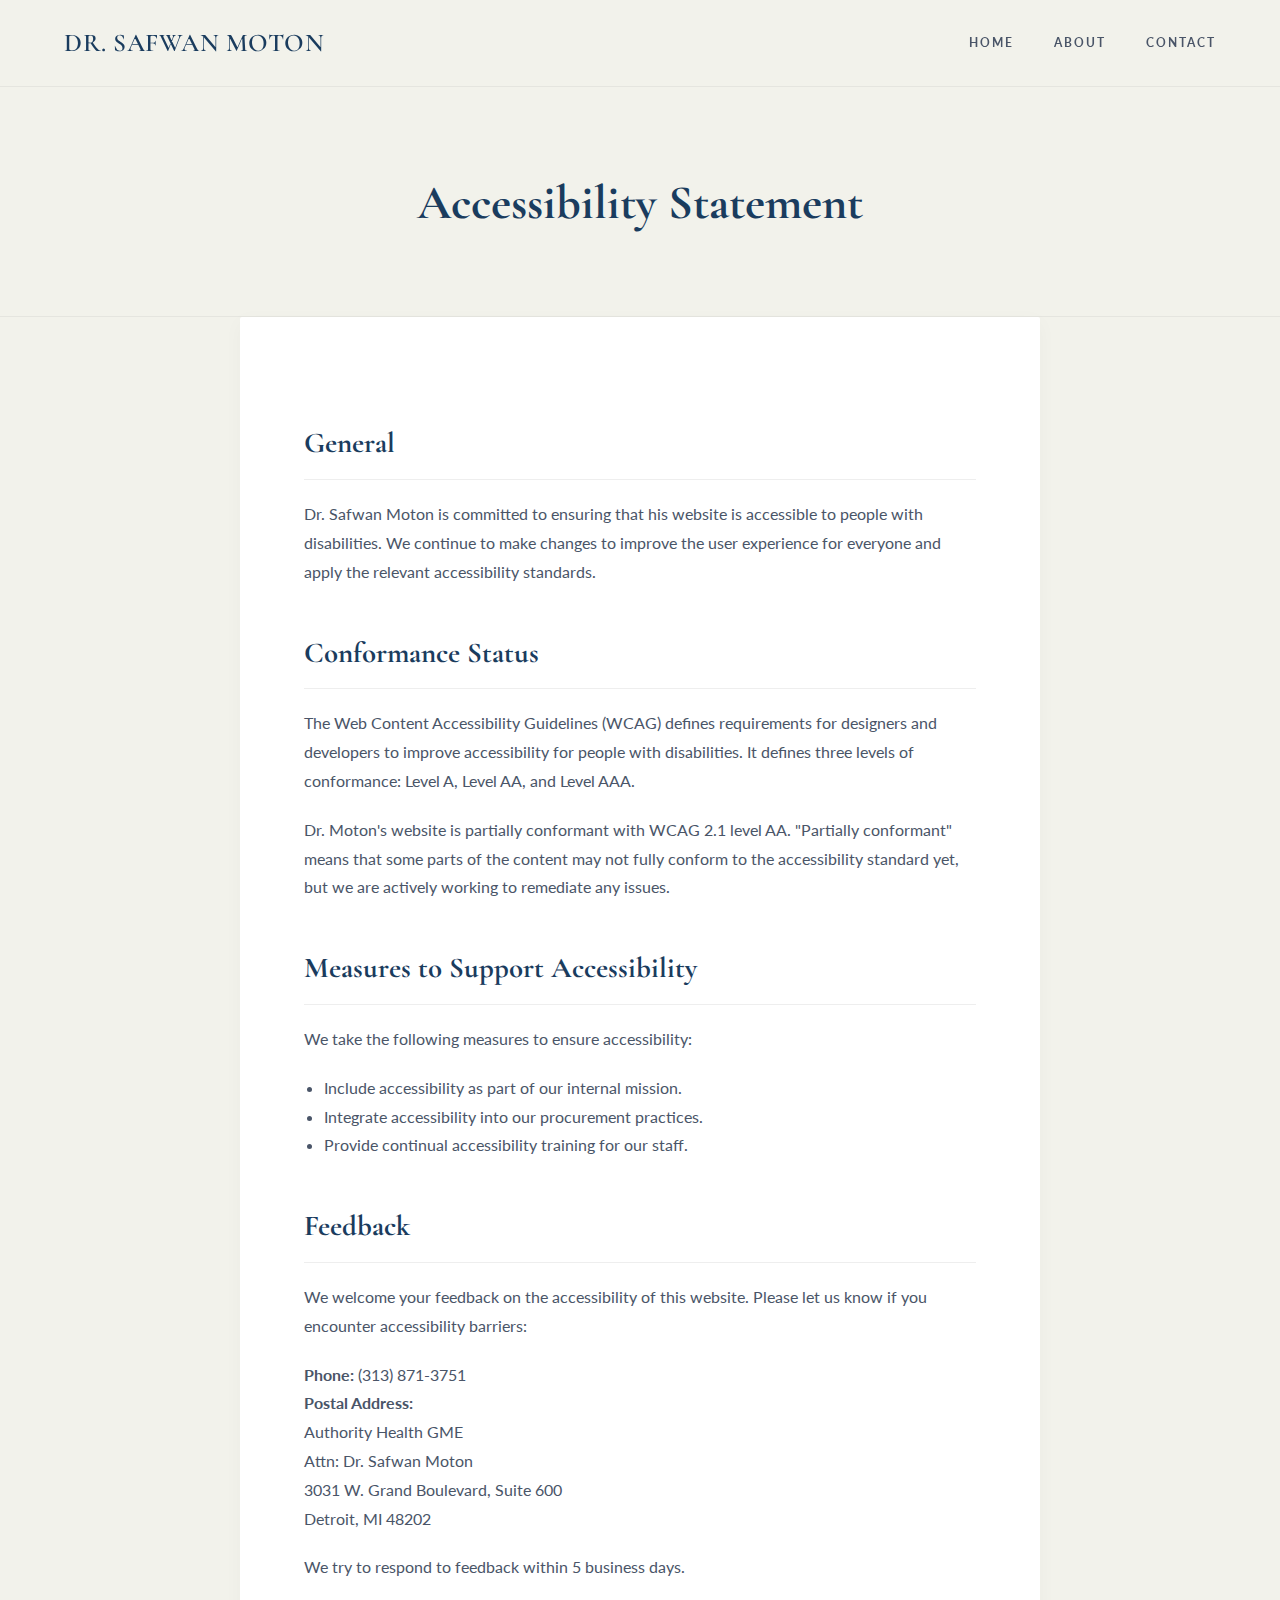
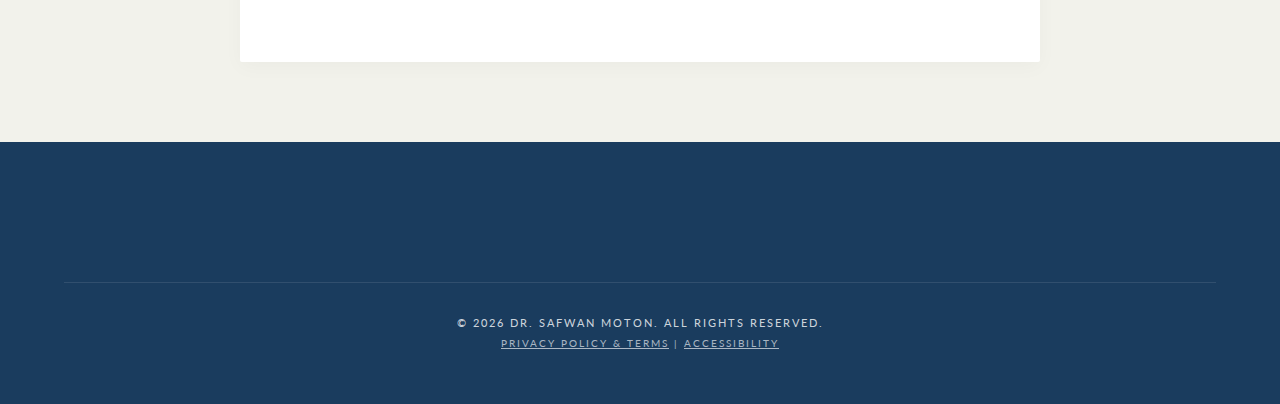
<file: accessibility.html>
<!DOCTYPE html>
<html lang="en">
<head>
    <script async src="https://www.googletagmanager.com/gtag/js?id=G-S06WN265PK"></script>
    <script>
      window.dataLayer = window.dataLayer || [];
      function gtag(){dataLayer.push(arguments);}
      gtag('js', new Date());
      gtag('config', 'G-S06WN265PK');
    </script>

    <meta charset="UTF-8">
    <meta name="viewport" content="width=device-width, initial-scale=1.0">
    <title>Accessibility Statement | Dr. Safwan Moton</title>
    <meta name="robots" content="noindex"> 
    
    <link rel="preconnect" href="https://fonts.googleapis.com">
    <link rel="preconnect" href="https://fonts.gstatic.com" crossorigin>
    <link href="https://fonts.googleapis.com/css2?family=Cormorant+Garamond:wght@300;400;600;700&family=Lato:wght@300;400;500;700;900&display=swap" rel="stylesheet">

    <style>
        :root {
            --primary-color: #1a3c5e; 
            --accent-color: #4a5568; 
            --bg-cream: #f2f2eb;
            --text-dark: #2c3e50;
            --font-heading: 'Cormorant Garamond', serif; 
            --font-body: 'Lato', sans-serif;
        }

        * { margin: 0; padding: 0; box-sizing: border-box; }
        
        body {
            font-family: var(--font-body);
            color: var(--text-dark);
            line-height: 1.8;
            background-color: var(--bg-cream);
        }

        a { text-decoration: none; color: inherit; transition: 0.3s; }
        
        /* --- NAV --- */
        nav {
            display: flex; justify-content: space-between; align-items: center;
            padding: 20px 5%; position: fixed; width: 100%; top: 0;
            background: rgba(242, 242, 235, 0.98);
            backdrop-filter: blur(8px);
            z-index: 1000; border-bottom: 1px solid rgba(0,0,0,0.05);
        }
        .logo {
            font-family: var(--font-heading); font-size: 1.6rem; font-weight: 600;
            letter-spacing: 0.5px; color: var(--primary-color); text-transform: uppercase;
        }
        .nav-links { display: flex; gap: 40px; }
        .nav-links a {
            font-size: 0.75rem; text-transform: uppercase; letter-spacing: 2px;
            color: var(--accent-color); font-weight: 700;
        }
        .nav-links a:hover { color: var(--primary-color); }
        
        /* MOBILE MENU BUTTON */
        .mobile-menu-btn { 
            display: none; 
            font-size: 1.5rem; 
            cursor: pointer; 
            color: var(--primary-color); 
            background: none; 
            border: none; 
            padding: 0; 
        }
        
        #mobile-menu {
            display: none; position: fixed; top: 70px; left: 0; width: 100%;
            background: var(--bg-cream); box-shadow: 0 10px 20px rgba(0,0,0,0.05);
            padding: 20px 0; z-index: 999; text-align: center; border-bottom: 1px solid #eee;
        }
        #mobile-menu a {
            display: block; padding: 15px; font-size: 0.9rem; font-weight: 700;
            color: var(--primary-color); text-transform: uppercase; letter-spacing: 2px;
        }

        /* --- PAGE HEADER --- */
        .page-header {
            padding: 160px 5% 60px 5%;
            text-align: center;
            background-color: var(--bg-cream);
            border-bottom: 1px solid rgba(0,0,0,0.05);
        }
        .page-header h1 {
            font-family: var(--font-heading); font-size: 3rem; color: var(--primary-color);
            margin-bottom: 10px;
        }

        /* --- CONTENT --- */
        .content-section {
            padding: 60px 5%;
            max-width: 800px;
            margin: 0 auto;
            background: white;
            border-radius: 2px;
            box-shadow: 0 5px 20px rgba(0,0,0,0.03);
            margin-bottom: 80px;
        }

        h2 {
            font-family: var(--font-heading);
            font-size: 1.8rem;
            color: var(--primary-color);
            margin-top: 40px;
            margin-bottom: 20px;
            border-bottom: 1px solid #eee;
            padding-bottom: 10px;
        }

        p { margin-bottom: 20px; font-size: 1rem; color: #4a5568; }

        /* --- FOOTER --- */
        footer { background-color: var(--primary-color); color: white; padding: 100px 5% 50px 5%; text-align: center; }
        .copyright { 
            font-size: 0.7rem; color: rgba(255, 255, 255, 0.8) !important;
            margin-top: 40px; border-top: 1px solid rgba(255,255,255,0.1); padding-top: 30px; 
            letter-spacing: 2px; text-transform: uppercase; font-weight: 400;
        }

        @media (max-width: 900px) {
            .nav-links { display: none; } .mobile-menu-btn { display: block; }
        }
    </style>
    <noscript><style>.reveal { opacity: 1; transform: none; }</style></noscript>
</head>
<body>

    <nav>
        <a href="https://drmoton.com" class="logo" style="color:var(--primary-color); text-decoration:none;">Dr. Safwan Moton</a>
        <div class="nav-links">
            <a href="https://drmoton.com">Home</a>
            <a href="about.html">About</a>
            <a href="contact.html">Contact</a>
        </div>
        <button class="mobile-menu-btn" onclick="toggleMenu()" aria-expanded="false" aria-label="Toggle navigation menu"> ☰ </button>
    </nav>

    <div id="mobile-menu">
        <a href="https://drmoton.com">Home</a>
        <a href="about.html">About</a>
        <a href="contact.html">Contact</a>
    </div>

    <main>
        <header class="page-header">
            <h1>Accessibility Statement</h1>
        </header>

        <div class="content-section">
            
            <h2>General</h2>
            <p>
                Dr. Safwan Moton is committed to ensuring that his website is accessible to people with disabilities. 
                We continue to make changes to improve the user experience for everyone and apply the relevant accessibility standards.
            </p>

            <h2>Conformance Status</h2>
            <p>
                The Web Content Accessibility Guidelines (WCAG) defines requirements for designers and developers to improve accessibility for people with disabilities. 
                It defines three levels of conformance: Level A, Level AA, and Level AAA.
            </p>
            <p>
                Dr. Moton's website is partially conformant with WCAG 2.1 level AA. 
                "Partially conformant" means that some parts of the content may not fully conform to the accessibility standard yet, 
                but we are actively working to remediate any issues.
            </p>

            <h2>Measures to Support Accessibility</h2>
            <p>We take the following measures to ensure accessibility:</p>
            <ul style="margin-left:20px; color:#4a5568; margin-bottom:20px;">
                <li>Include accessibility as part of our internal mission.</li>
                <li>Integrate accessibility into our procurement practices.</li>
                <li>Provide continual accessibility training for our staff.</li>
            </ul>

            <h2>Feedback</h2>
            <p>
                We welcome your feedback on the accessibility of this website. 
                Please let us know if you encounter accessibility barriers:
            </p>
            <p>
                <strong>Phone:</strong> (313) 871-3751<br>
                <strong>Postal Address:</strong><br>
                Authority Health GME<br>
                Attn: Dr. Safwan Moton<br>
                3031 W. Grand Boulevard, Suite 600<br>
                Detroit, MI 48202
            </p>
            <p>We try to respond to feedback within 5 business days.</p>

        </div>
    </main>

    <footer>
        <div class="copyright">
            © 2026 Dr. Safwan Moton. All Rights Reserved. <br>
            <span style="font-size:0.6rem; opacity:0.8;">
                <a href="privacy.html" style="text-decoration:underline; color:inherit;">Privacy Policy & Terms</a> | 
                <a href="accessibility.html" style="text-decoration:underline; color:inherit;">Accessibility</a>
            </span>
        </div>
    </footer>

    <script>
        // Mobile Menu with Accessibility updates
        function toggleMenu() {
            const menu = document.getElementById('mobile-menu');
            const btn = document.querySelector('.mobile-menu-btn');
            const isExpanded = btn.getAttribute('aria-expanded') === 'true';
            
            btn.setAttribute('aria-expanded', !isExpanded);
            menu.style.display = isExpanded ? 'none' : 'block';
        }
        
        document.querySelectorAll('a[href^="#"]').forEach(anchor => {
            anchor.addEventListener('click', function (e) {
                e.preventDefault();
                const menu = document.getElementById('mobile-menu');
                const btn = document.querySelector('.mobile-menu-btn');
                
                menu.style.display = 'none';
                if(btn) btn.setAttribute('aria-expanded', 'false');
                
                document.querySelector(this.getAttribute('href')).scrollIntoView({ behavior: 'smooth' });
            });
        });
    </script>
</body>
</html>
</file>
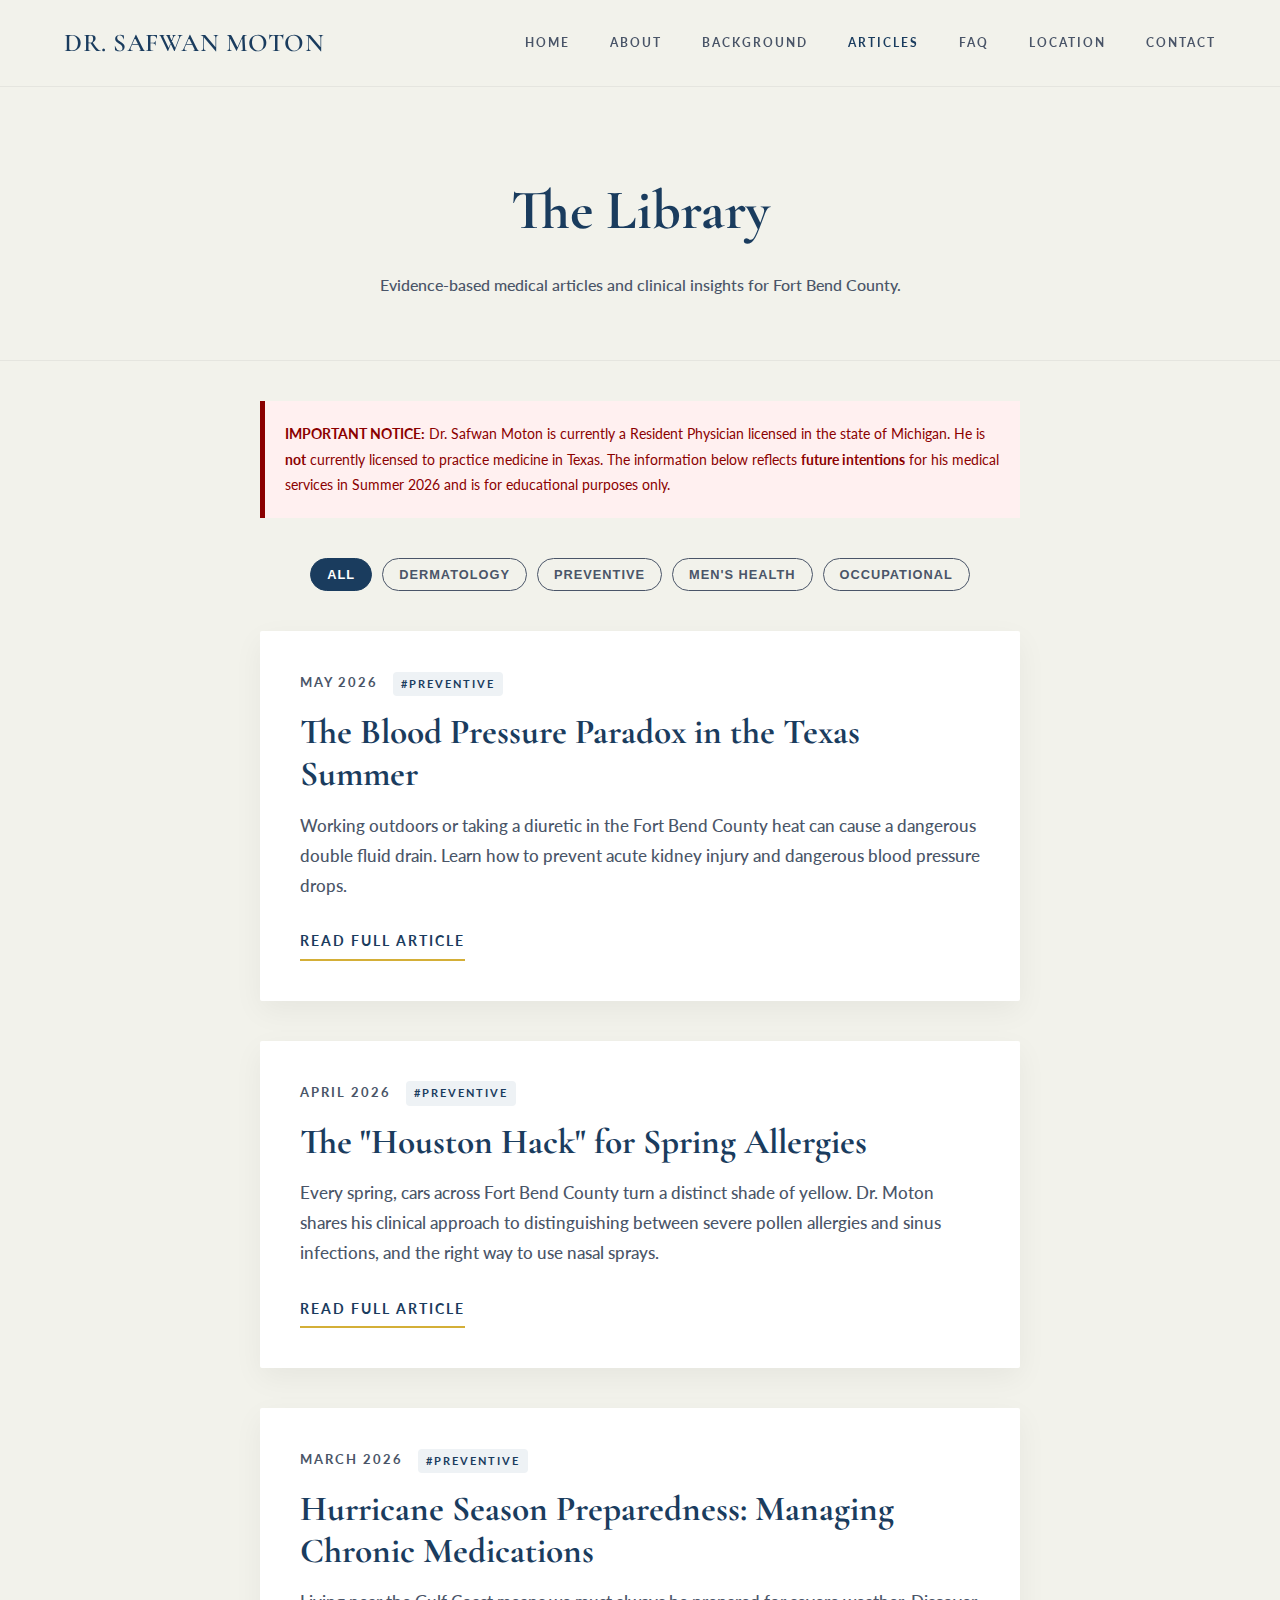
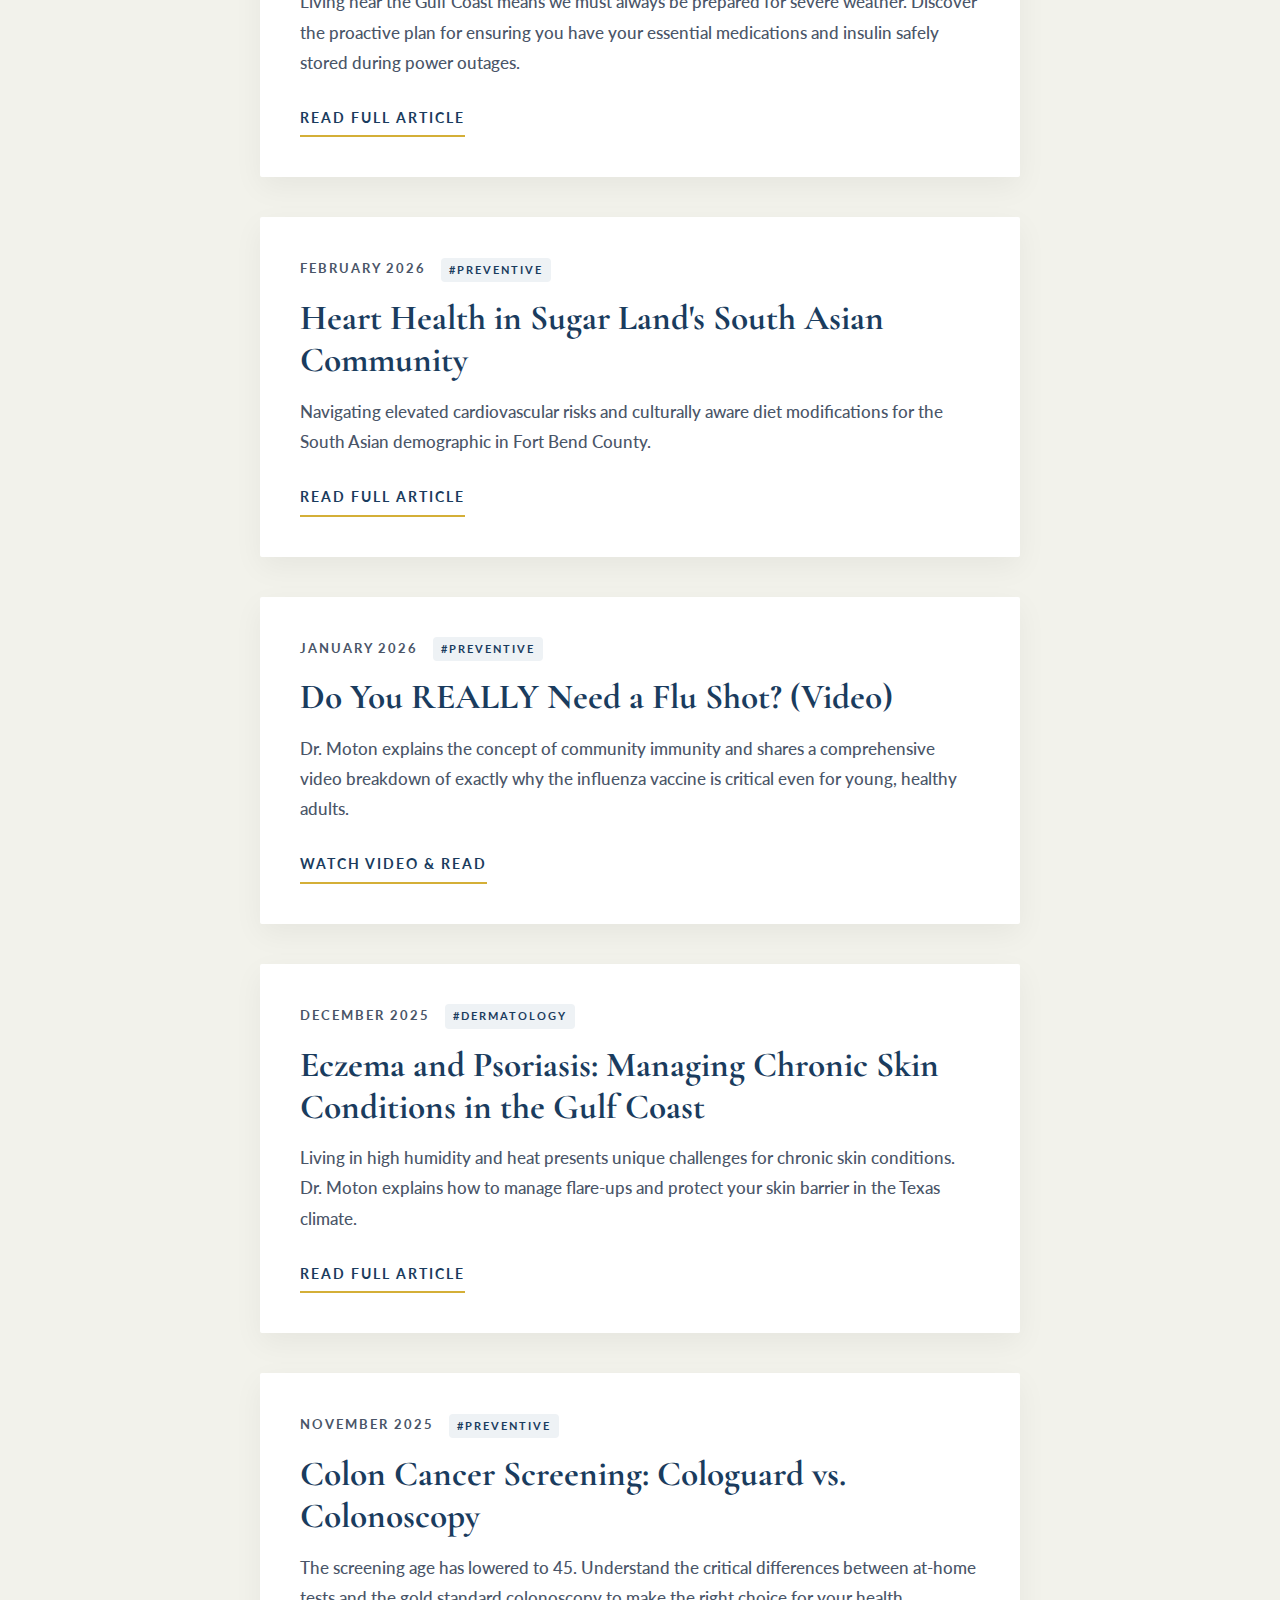
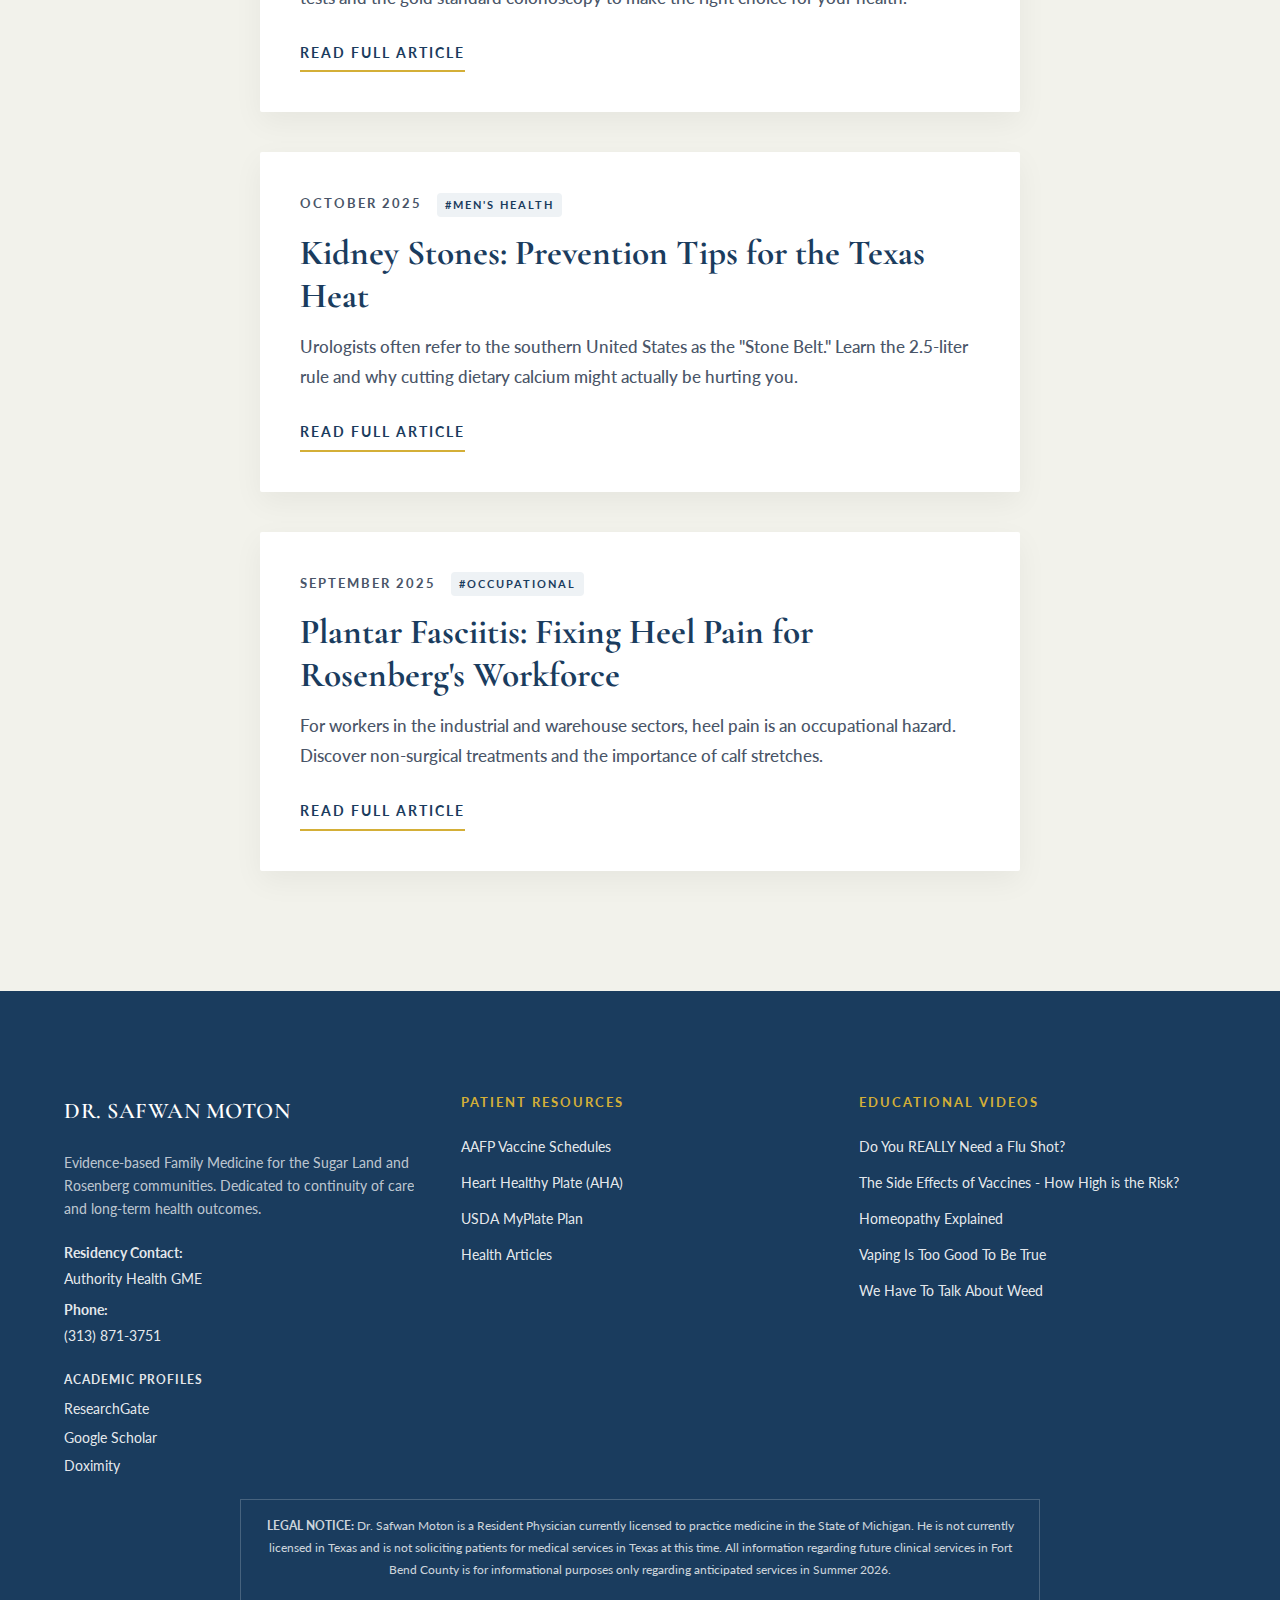
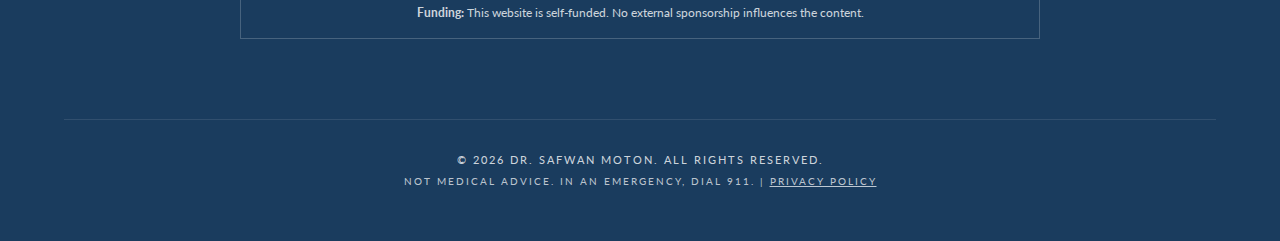
<file: articles.html>
<!DOCTYPE html>
<html lang="en">
<head>

    <script async src="https://www.googletagmanager.com/gtag/js?id=G-S06WN265PK"></script>
    <script>
      window.dataLayer = window.dataLayer || [];
      function gtag(){dataLayer.push(arguments);}
      gtag('js', new Date());
      gtag('config', 'G-S06WN265PK');
    </script>
    <meta charset="UTF-8">
    <meta name="viewport" content="width=device-width, initial-scale=1.0">
    <title>Medical Articles & Health Insights | Sugar Land Family Medicine</title>

    <meta name="description" content="Evidence-based health insights and medical articles for Sugar Land, Rosenberg, Richmond, and Stafford residents by Dr. Safwan Moton."
    />

    <link rel="canonical" href="https://drmoton.com/articles.html">
    <meta property="og:title" content="Medical Articles | Dr. Safwan Moton">
    <meta property="og:description" content="Evidence-based health insights on Eczema, Diabetes, and Preventive Care for the Sugar Land community.">
    <meta property="og:image" content="https://drmoton.com/social-share.jpg">
    <meta property="og:image:width" content="1200">
    <meta property="og:image:height" content="630">
    <meta property="og:image:alt" content="Dr. Safwan Moton - Sugar Land Family Medicine">
    <meta property="og:url" content="https://drmoton.com/articles.html">
    <meta property="og:type" content="website">
    <meta name="twitter:card" content="summary_large_image">
    <meta name="twitter:title" content="Medical Articles & Health Insights | Dr. Safwan Moton">
    <meta name="twitter:description" content="Evidence-based health insights on Eczema, Diabetes, and Preventive Care for the Sugar Land community.">
    <meta name="twitter:image" content="https://drmoton.com/social-share.jpg">
    <link rel="icon" href="favicon.ico" sizes="any">
    <link rel="apple-touch-icon" href="apple-touch-icon.png">
    <link rel="preconnect" href="https://fonts.googleapis.com">
    <link rel="preconnect" href="https://fonts.gstatic.com" crossorigin>
    <link href="https://fonts.googleapis.com/css2?family=Cormorant+Garamond:wght@300;400;600;700&family=Lato:wght@300;400;500;700;900&display=swap" rel="stylesheet">
    <style>
        :root {
            --primary-color: #1a3c5e;
            --accent-color: #4a5568; 
            --bg-cream: #f2f2eb;
            --bg-white: #ffffff;
            --text-dark: #2c3e50;
            --gold-accent: #D4AF37;
            --alert-red: #8B0000;

            --font-heading: 'Cormorant Garamond', serif;
            --font-body: 'Lato', sans-serif;
        }
        * { margin: 0; padding: 0; box-sizing: border-box; }
        html { scroll-behavior: smooth; }
        body {
            font-family: var(--font-body);
            color: var(--text-dark);
            line-height: 1.8;
            background-color: var(--bg-cream);
            overflow-x: hidden;
        }
        a { text-decoration: none; color: inherit; transition: 0.3s; }
        ul { list-style: none; }
        p, li { font-weight: 500; color: #2c3e50; }
        
        /* --- NAV --- */
        nav {
            display: flex; justify-content: space-between; align-items: center;
            padding: 20px 5%; position: fixed; width: 100%; top: 0;
            background: rgba(242, 242, 235, 0.98);
            backdrop-filter: blur(8px);
            z-index: 1000; border-bottom: 1px solid rgba(0,0,0,0.05);
        }
        .logo {
            font-family: var(--font-heading); font-size: 1.6rem; font-weight: 600;
            letter-spacing: 0.5px; color: var(--primary-color); text-transform: uppercase;
        }
        .nav-links { display: flex; gap: 40px; }
        .nav-links a {
            font-size: 0.75rem; text-transform: uppercase; letter-spacing: 2px;
            color: var(--accent-color); font-weight: 700;
        }
        .nav-links a:hover { color: var(--primary-color); }
        
        /* MOBILE MENU BUTTON */
        .mobile-menu-btn { 
            display: none; 
            font-size: 1.5rem; 
            cursor: pointer; 
            color: var(--primary-color); 
            background: none; 
            border: none; 
            padding: 0; 
        }

        #mobile-menu {
            display: none; position: fixed; top: 70px; left: 0; width: 100%;
            background: var(--bg-cream); box-shadow: 0 10px 20px rgba(0,0,0,0.05);
            padding: 20px 0; z-index: 999; text-align: center; border-bottom: 1px solid #eee;
        }
        #mobile-menu a {
            display: block; padding: 15px; font-size: 0.9rem; font-weight: 700;
            color: var(--primary-color); text-transform: uppercase; letter-spacing: 2px;
        }
        
        /* --- PAGE HEADER --- */
        .page-header {
            padding: 160px 5% 60px 5%;
            text-align: center;
            background-color: var(--bg-cream);
            border-bottom: 1px solid rgba(0,0,0,0.05);
        }
        .page-header h1 {
            font-family: var(--font-heading); font-size: 3.5rem; color: var(--primary-color);
            margin-bottom: 10px;
        }
        .page-header p { max-width: 600px; margin: 0 auto; color: var(--accent-color); }
        
        /* --- LEGAL DISCLAIMER BOX --- */
        .legal-notice {
            background-color: #fff0f0;
            border-left: 5px solid var(--alert-red);
            padding: 20px;
            margin: 0 auto 40px auto;
            max-width: 800px;
            font-size: 0.9rem;
            color: var(--alert-red);
        }
        
        /* --- FILTER BAR --- */
        .filter-container {
            max-width: 800px; margin: 0 auto 40px auto;
            display: flex; gap: 10px; flex-wrap: wrap; justify-content: center;
        }
        .filter-btn {
            padding: 8px 16px; border: 1px solid var(--accent-color);
            background: transparent; color: var(--accent-color);
            border-radius: 20px; cursor: pointer; font-size: 0.8rem;
            text-transform: uppercase; letter-spacing: 1px; font-weight: 700;
            transition: all 0.3s ease;
        }
        .filter-btn:hover, .filter-btn.active {
            background: var(--primary-color); color: white; border-color: var(--primary-color);
        }
        
        /* --- ARTICLE LIST --- */
        .article-container {
            max-width: 800px;
            margin: 0 auto;
            padding: 40px 20px 80px 20px;
        }
        .article-card {
            background: #ffffff;
            padding: 40px;
            border-radius: 2px;
            margin-bottom: 40px;
            box-shadow: 0 10px 30px rgba(0,0,0,0.05);
            transition: opacity 0.4s ease;
        }
        .article-meta {
            font-size: 0.8rem; text-transform: uppercase; letter-spacing: 2px;
            color: var(--accent-color); margin-bottom: 15px; font-weight: 700;
        }
        .tag-pill {
            display: inline-block; background: #eef2f5; color: var(--primary-color);
            padding: 2px 8px; border-radius: 4px; font-size: 0.7rem; margin-left: 10px;
            vertical-align: middle;
        }
        .article-title {
            font-family: var(--font-heading); font-size: 2.2rem;
            color: var(--primary-color); margin-bottom: 15px; line-height: 1.2;
        }
        .article-excerpt {
            font-size: 1.05rem;
            line-height: 1.8;
            color: #4a5568;
            margin-bottom: 25px;
        }
        
        .read-more-btn {
            display: inline-block;
            font-size: 0.85rem;
            font-weight: 700;
            text-transform: uppercase;
            letter-spacing: 2px;
            color: var(--primary-color);
            border-bottom: 2px solid var(--gold-accent);
            padding-bottom: 5px;
            transition: all 0.3s;
        }
        .read-more-btn:hover {
            color: var(--gold-accent);
        }

        /* --- FOOTER --- */
        footer { background-color: var(--primary-color); color: white; padding: 100px 5% 50px 5%; text-align: left; }
        footer h2 { font-size: 2.8rem; margin-bottom: 40px; color: white; }
        footer h3 { color:var(--gold-accent); text-transform:uppercase; letter-spacing:2px; margin-bottom:20px; font-size:0.8rem; font-weight: 700; font-family: var(--font-body); }
        footer p, footer li, footer span, footer a { color: rgba(255, 255, 255, 0.9) !important; font-weight: 400; font-size: 0.9rem; }
        footer li { margin-bottom: 10px; }

        .footer-content { display:grid; grid-template-columns: 1fr 1fr 1fr; gap:40px; max-width:1200px; margin:0 auto; }

        .copyright {
            font-size: 0.7rem; color: rgba(255, 255, 255, 0.8) !important;
            margin-top: 80px; border-top: 1px solid rgba(255,255,255,0.1); padding-top: 30px;
            letter-spacing: 2px; text-transform: uppercase; font-weight: 400; text-align: center;
        }

        .legal-footer {
            margin-top: 20px;
            font-size: 0.75rem;
            color: rgba(255, 255, 255, 0.8);
            border: 1px solid rgba(255, 255, 255, 0.2);
            padding: 15px;
            text-align: center;
            max-width: 800px;
            margin-left: auto;
            margin-right: auto;
        }

        /* RESPONSIVE */
        @media (max-width: 900px) {
            .nav-links { display: none; } .mobile-menu-btn { display: block; }
            .page-header h1 { font-size: 2.5rem; }
            .article-card { padding: 30px 20px; }
            .footer-content { grid-template-columns: 1fr !important; text-align: center !important; }
            footer { text-align: center; }
        }
    </style>
    <noscript><style>.reveal { opacity: 1; transform: none; }</style></noscript>
</head>
<body>
    <nav>
        <a href="index.html" class="logo" style="text-decoration:none;">Dr. Safwan Moton</a>
        <div class="nav-links">
            <a href="index.html">Home</a>
            <a href="about.html">About</a>
            <a href="index.html#experience">Background</a>
            <a href="articles.html" style="color: var(--primary-color);">Articles</a>
            <a href="faq.html">FAQ</a>
            <a href="index.html#location">Location</a>
            <a href="contact.html">Contact</a>
        </div>
        <button class="mobile-menu-btn" onclick="toggleMenu()" aria-expanded="false" aria-label="Toggle navigation menu"> ☰ </button>
    </nav>
    <div id="mobile-menu">
        <a href="index.html">Home</a>
        <a href="about.html">About</a>
        <a href="index.html#experience">Background</a>
        <a href="articles.html">Articles</a>
        <a href="faq.html">FAQ</a>
        <a href="index.html#location">Location</a>
        <a href="contact.html">Contact</a>
    </div>
    <header class="page-header">
        <h1>The Library</h1>
        <p>Evidence-based medical articles and clinical insights for Fort Bend County.</p>
    </header>
    <div class="article-container">

        <div class="legal-notice">
            <strong>IMPORTANT NOTICE:</strong> Dr. Safwan Moton is currently a Resident Physician licensed in the state of Michigan.
            He is <strong>not</strong> currently licensed to practice medicine in Texas.
            The information below reflects <strong>future intentions</strong> for his medical services in Summer 2026 and is for educational purposes only.
        </div>
        
        <div class="filter-container">
            <button class="filter-btn active" onclick="filterArticles('all')">All</button>
            <button class="filter-btn" onclick="filterArticles('dermatology')">Dermatology</button>
            <button class="filter-btn" onclick="filterArticles('preventive')">Preventive</button>
            <button class="filter-btn" onclick="filterArticles('men')">Men's Health</button>
            <button class="filter-btn" onclick="filterArticles('occupational')">Occupational</button>
        </div>

        <article class="article-card category-preventive">
            <div class="article-meta">May 2026 <span class="tag-pill">#Preventive</span></div>
            <h2 class="article-title">The Blood Pressure Paradox in the Texas Summer</h2>
            <p class="article-excerpt">
                Working outdoors or taking a diuretic in the Fort Bend County heat can cause a dangerous double fluid drain. Learn how to prevent acute kidney injury and dangerous blood pressure drops.
            </p>
            <a href="articles/blood-pressure-heat.html" class="read-more-btn">Read Full Article</a>
        </article>

        <article class="article-card category-preventive">
            <div class="article-meta">April 2026 <span class="tag-pill">#Preventive</span></div>
            <h2 class="article-title">The "Houston Hack" for Spring Allergies</h2>
            <p class="article-excerpt">
                Every spring, cars across Fort Bend County turn a distinct shade of yellow. Dr. Moton shares his clinical approach to distinguishing between severe pollen allergies and sinus infections, and the right way to use nasal sprays.
            </p>
            <a href="articles/spring-allergies.html" class="read-more-btn">Read Full Article</a>
        </article>

        <article class="article-card category-preventive">
            <div class="article-meta">March 2026 <span class="tag-pill">#Preventive</span></div>
            <h2 class="article-title">Hurricane Season Preparedness: Managing Chronic Medications</h2>
            <p class="article-excerpt">
                Living near the Gulf Coast means we must always be prepared for severe weather. Discover the proactive plan for ensuring you have your essential medications and insulin safely stored during power outages.
            </p>
            <a href="articles/hurricane-medications.html" class="read-more-btn">Read Full Article</a>
        </article>

        <article class="article-card category-preventive">
            <div class="article-meta">February 2026 <span class="tag-pill">#Preventive</span></div>
            <h2 class="article-title">Heart Health in Sugar Land's South Asian Community</h2>
            <p class="article-excerpt">
                Navigating elevated cardiovascular risks and culturally aware diet modifications for the South Asian demographic in Fort Bend County.
            </p>
            <a href="articles/south-asian-heart.html" class="read-more-btn">Read Full Article</a>
        </article>

        <article class="article-card category-preventive">
            <div class="article-meta">January 2026 <span class="tag-pill">#Preventive</span></div>
            <h2 class="article-title">Do You REALLY Need a Flu Shot? (Video)</h2>
            <p class="article-excerpt">
                Dr. Moton explains the concept of community immunity and shares a comprehensive video breakdown of exactly why the influenza vaccine is critical even for young, healthy adults.
            </p>
            <a href="articles/flu-shot.html" class="read-more-btn">Watch Video & Read</a>
        </article>
        
        <article class="article-card category-dermatology">
            <div class="article-meta">December 2025 <span class="tag-pill">#Dermatology</span></div>
            <h2 class="article-title">Eczema and Psoriasis: Managing Chronic Skin Conditions in the Gulf Coast</h2>
            <p class="article-excerpt">
                Living in high humidity and heat presents unique challenges for chronic skin conditions. Dr. Moton explains how to manage flare-ups and protect your skin barrier in the Texas climate.
            </p>
            <a href="articles/eczema.html" class="read-more-btn">Read Full Article</a>
        </article>
        
        <article class="article-card category-preventive">
            <div class="article-meta">November 2025 <span class="tag-pill">#Preventive</span></div>
            <h2 class="article-title">Colon Cancer Screening: Cologuard vs. Colonoscopy</h2>
            <p class="article-excerpt">
                The screening age has lowered to 45. Understand the critical differences between at-home tests and the gold standard colonoscopy to make the right choice for your health.
            </p>
            <a href="articles/colon-cancer.html" class="read-more-btn">Read Full Article</a>
        </article>
        
        <article class="article-card category-men">
            <div class="article-meta">October 2025 <span class="tag-pill">#Men's Health</span></div>
            <h2 class="article-title">Kidney Stones: Prevention Tips for the Texas Heat</h2>
            <p class="article-excerpt">
                Urologists often refer to the southern United States as the "Stone Belt." Learn the 2.5-liter rule and why cutting dietary calcium might actually be hurting you.
            </p>
            <a href="articles/kidney-stones.html" class="read-more-btn">Read Full Article</a>
        </article>
        
        <article class="article-card category-occupational">
            <div class="article-meta">September 2025 <span class="tag-pill">#Occupational</span></div>
            <h2 class="article-title">Plantar Fasciitis: Fixing Heel Pain for Rosenberg's Workforce</h2>
            <p class="article-excerpt">
                For workers in the industrial and warehouse sectors, heel pain is an occupational hazard. Discover non-surgical treatments and the importance of calf stretches.
            </p>
            <a href="articles/plantar-fasciitis.html" class="read-more-btn">Read Full Article</a>
        </article>
        
    </div>
    
    <footer id="contact">
        <div class="footer-content">

            <div>
                <div class="logo" style="color:white; margin-bottom:20px; font-size:1.4rem;">Dr. Safwan Moton</div>
                <p style="font-size:0.9rem; opacity:0.8; line-height:1.6;">
                    Evidence-based Family Medicine for the Sugar Land and Rosenberg communities.
                    Dedicated to continuity of care and long-term health outcomes.
                </p>
                <div style="margin-top:20px;">
                    <p style="margin-bottom:5px;"><strong>Residency Contact:</strong><br>Authority Health GME</p>
                    <p><strong>Phone:</strong><br><a href="tel:+13138713751" style="color:white; text-decoration:none;">(313) 871-3751</a></p>
                </div>

                <div style="margin-top:20px;">
                    <p style="margin-bottom:5px; font-weight:700; color:#D4AF37; text-transform:uppercase; letter-spacing:1px; font-size:0.75rem;">Academic Profiles</p>
                    <p style="margin-bottom:3px;"><a href="https://www.researchgate.net/profile/Safwan-Moton" target="_blank" rel="noopener noreferrer">ResearchGate</a></p>
                    <p style="margin-bottom:3px;"><a href="https://scholar.google.com/citations?hl=en&user=4uD3_SIAAAAJ" target="_blank" rel="noopener noreferrer">Google Scholar</a></p>
                    <p><a href="https://www.doximity.com/pub/safwan-moton-do" target="_blank" rel="noopener noreferrer">Doximity</a></p>
                </div>
            </div>
            <div>
                <h3>Patient Resources</h3>
                <ul>
                    <li><a href="https://www.aafp.org/family-physician/patient-care/prevention-wellness/immunizations-vaccines/immunization-schedules.html" target="_blank" rel="noopener noreferrer">AAFP Vaccine Schedules</a></li>
                    <li><a href="https://www.heart.org/en/-/media/Healthy-Living-Files/Infographics/Deliciously_Balanced_Plate_Infographic.pdf?sc_lang=en" target="_blank" rel="noopener noreferrer">Heart Healthy Plate (AHA)</a></li>
                    <li><a href="https://www.myplate.gov/myplate-plan" target="_blank" rel="noopener noreferrer">USDA MyPlate Plan</a></li>
                    <li><a href="articles.html">Health Articles</a></li>
                </ul>
            </div>
            <div>
                <h3>Educational Videos</h3>
                <ul>
                    <li><a href="https://www.youtube.com/watch?v=uOHG0u-WKXM" target="_blank" rel="noopener noreferrer">Do You REALLY Need a Flu Shot?</a></li>
                    <li><a href="https://www.youtube.com/watch?v=zBkVCpbNnkU" target="_blank" rel="noopener noreferrer">The Side Effects of Vaccines - How High is the Risk?</a></li>
                    <li><a href="https://www.youtube.com/watch?v=8HslUzw35mc" target="_blank" rel="noopener noreferrer">Homeopathy Explained</a></li>
                    <li><a href="https://www.youtube.com/watch?v=cHEOsKddURQ" target="_blank" rel="noopener noreferrer">Vaping Is Too Good To Be True</a></li>
                    <li><a href="https://youtu.be/qBRaI0ZeAf8?si=SGF3cr9YMF5dyxiD" target="_blank" rel="noopener noreferrer">We Have To Talk About Weed</a></li>
                </ul>
            </div>
        </div>
        <div class="legal-footer">
            <strong>LEGAL NOTICE:</strong> Dr. Safwan Moton is a Resident Physician currently licensed to practice medicine in the State of Michigan.
            He is not currently licensed in Texas and is not soliciting patients for medical services in Texas at this time.
            All information regarding future clinical services in Fort Bend County is for informational purposes only regarding anticipated services in Summer 2026.
            <br><br>
            <strong>Funding:</strong> This website is self-funded. No external sponsorship influences the content.
        </div>
        <div class="copyright">
            © 2026 Dr. Safwan Moton. All Rights Reserved. <br>
            <span style="font-size:0.6rem; opacity:0.8;">
                Not medical advice. In an emergency, dial 911. |
                <a href="privacy.html" style="color:inherit; text-decoration:underline; font-size:inherit;">Privacy Policy</a>
            </span>
        </div>
    </footer>
    <script>
        // Mobile Menu with Accessibility updates
        function toggleMenu() {
            const menu = document.getElementById('mobile-menu');
            const btn = document.querySelector('.mobile-menu-btn');
            const isExpanded = btn.getAttribute('aria-expanded') === 'true';
            
            btn.setAttribute('aria-expanded', !isExpanded);
            menu.style.display = isExpanded ? 'none' : 'block';
        }
        
        document.querySelectorAll('a[href^="#"]').forEach(anchor => {
            anchor.addEventListener('click', function (e) {
                e.preventDefault();
                const menu = document.getElementById('mobile-menu');
                const btn = document.querySelector('.mobile-menu-btn');
                
                menu.style.display = 'none';
                if(btn) btn.setAttribute('aria-expanded', 'false');
                
                document.querySelector(this.getAttribute('href')).scrollIntoView({ behavior: 'smooth' });
            });
        });

        // --- FILTER FUNCTIONALITY ---
        function filterArticles(category) {
            const articles = document.querySelectorAll('.article-card');
            const buttons = document.querySelectorAll('.filter-btn');
            
            buttons.forEach(btn => btn.classList.remove('active'));
            event.target.classList.add('active');
            
            articles.forEach(article => {
                if (category === 'all') {
                    article.style.display = 'block';
                    setTimeout(() => article.style.opacity = '1', 50);
                } else {
                    if (article.classList.contains('category-' + category)) {
                        article.style.display = 'block';
                        setTimeout(() => article.style.opacity = '1', 50);
                    } else {
                        article.style.opacity = '0';
                        setTimeout(() => article.style.display = 'none', 400);
                    }
                }
            });
        }
    </script>
    <script type="application/ld+json">
    {
      "@context": "https://schema.org",
      "@graph": [
        {
          "@type": "BreadcrumbList",
          "itemListElement": [{
            "@type": "ListItem",
            "position": 1,
            "name": "Home",
            "item": "https://drmoton.com"
          },{
            "@type": "ListItem",
            "position": 2,
            "name": "Medical Articles",
            "item": "https://drmoton.com/articles.html"
          }]
        }
      ]
    }
    </script>
</body>
</html>
</file>
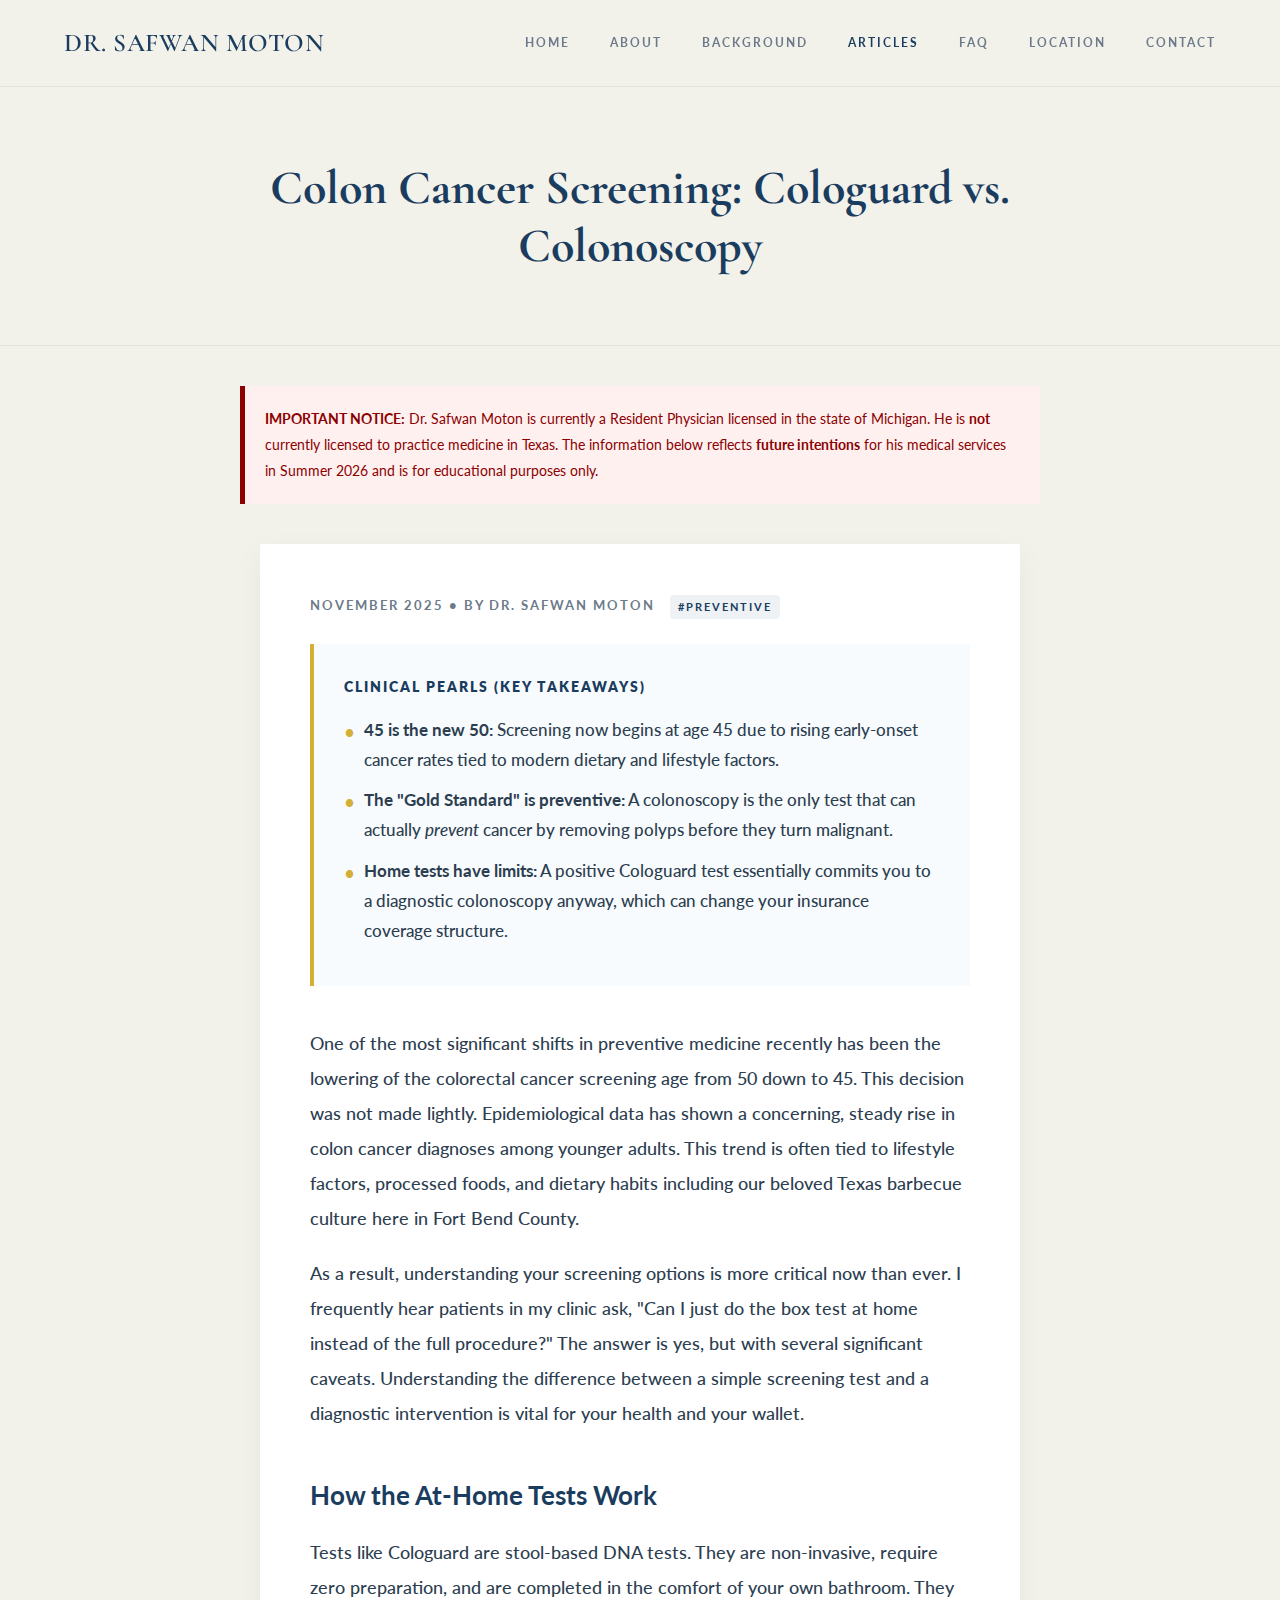
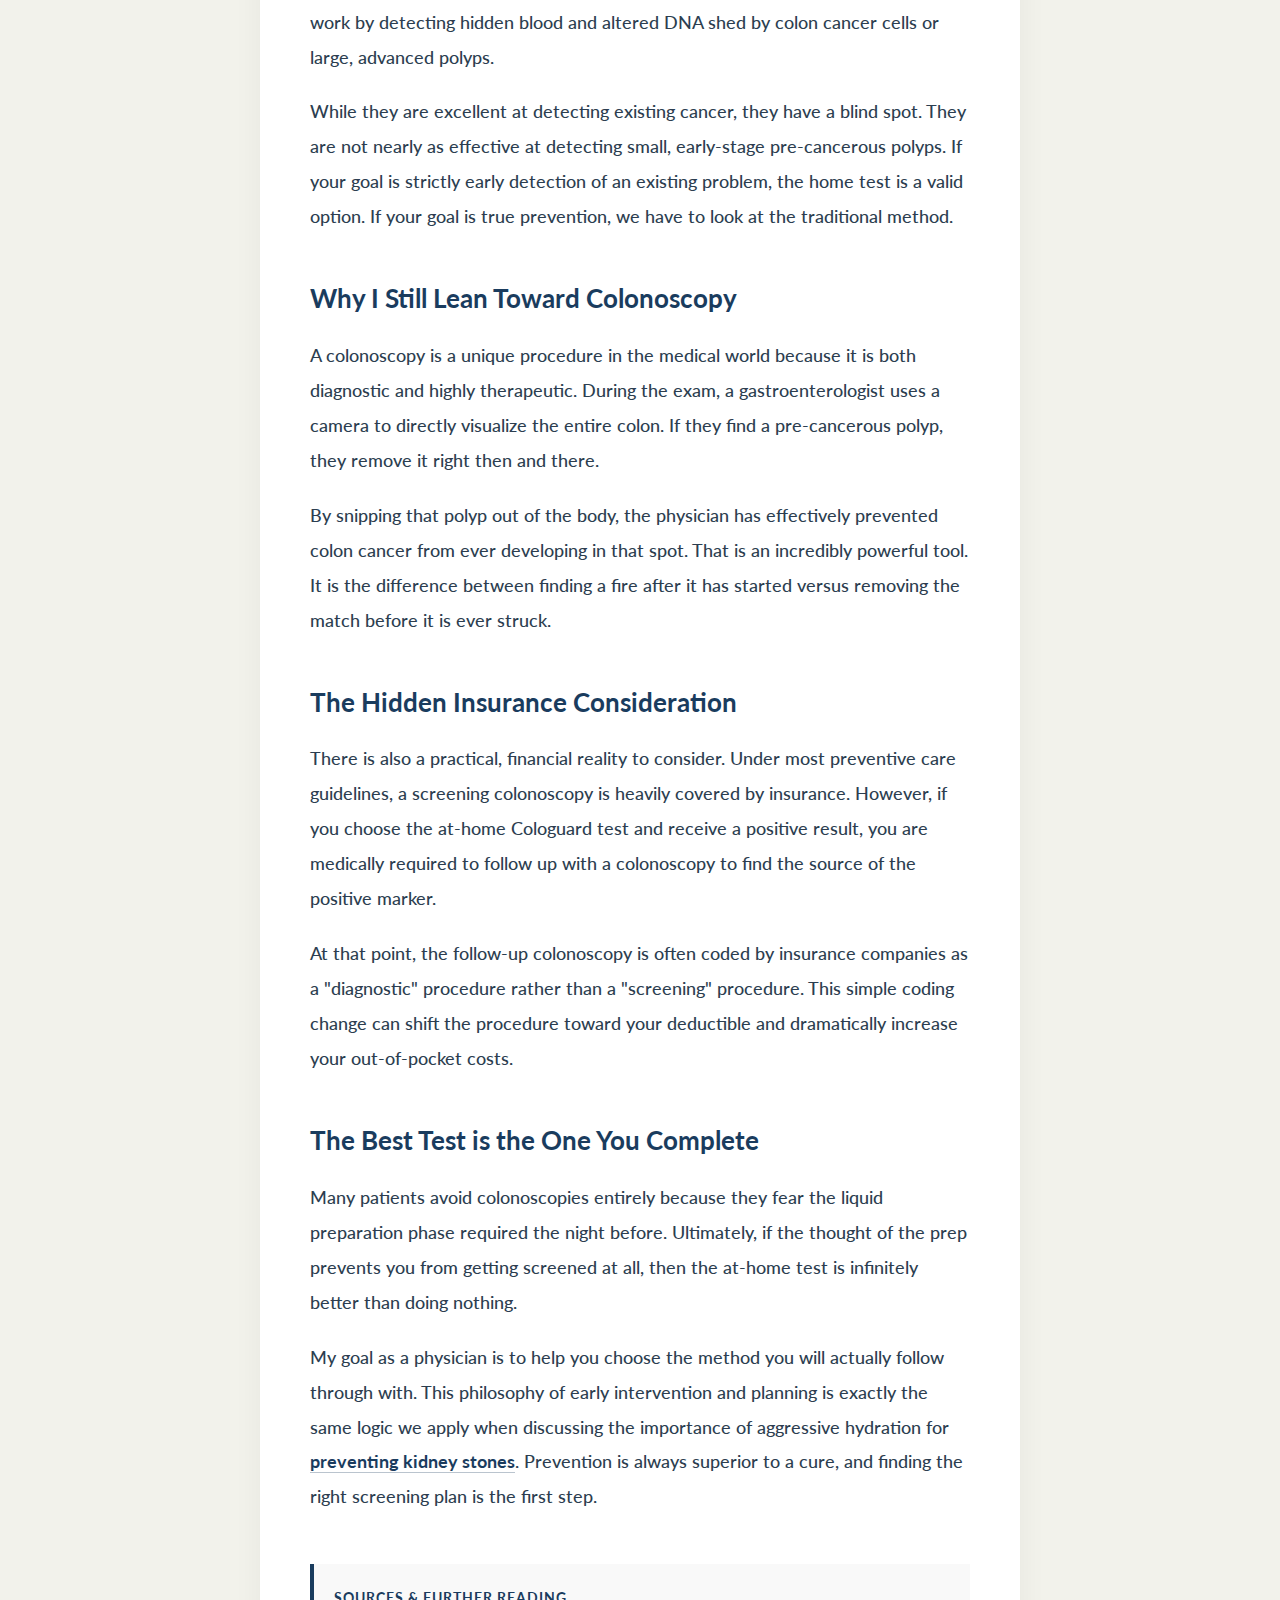
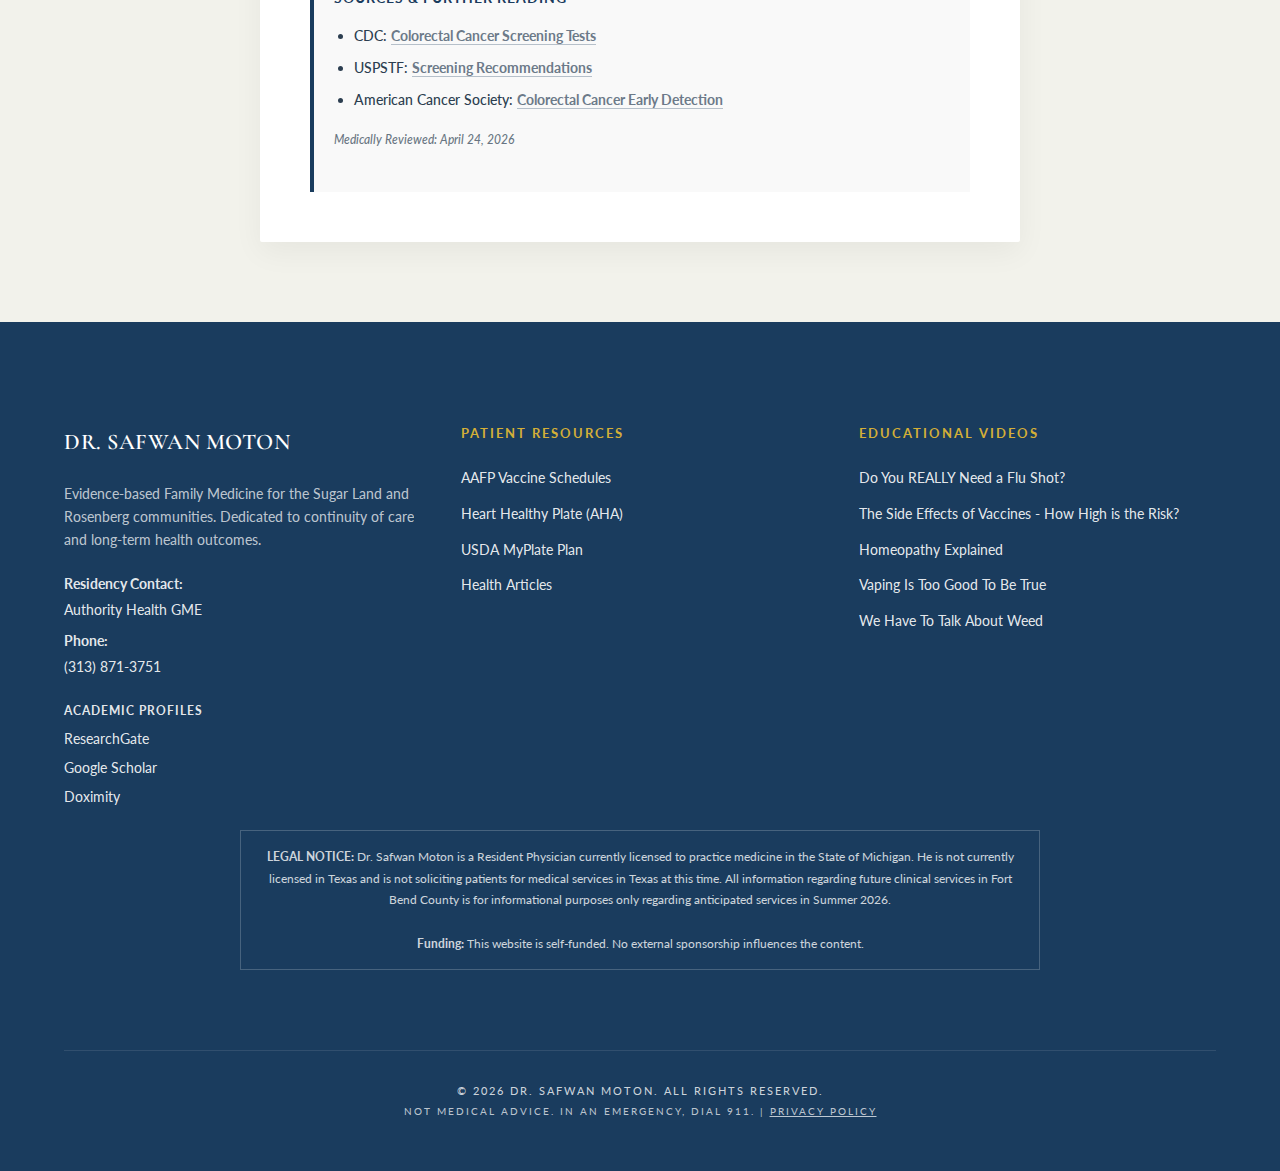
<file: colon-cancer.html>
<!DOCTYPE html>
<html lang="en">
<head>

    <script async src="https://www.googletagmanager.com/gtag/js?id=G-S06WN265PK"></script>
    <script>
      window.dataLayer = window.dataLayer || [];
      function gtag(){dataLayer.push(arguments);}
      gtag('js', new Date());
      gtag('config', 'G-S06WN265PK');
    </script>
    <meta charset="UTF-8">
    <meta name="viewport" content="width=device-width, initial-scale=1.0">
    <title>Colon Cancer Screening: Cologuard vs. Colonoscopy | Dr. Safwan Moton</title>

    <meta name="description" content="Understand the differences between Cologuard and a traditional colonoscopy. Preventive care advice for Fort Bend County residents by Dr. Safwan Moton."
    />

    <link rel="canonical" href="https://drmoton.com/colon-cancer.html">
    <meta property="og:title" content="Colon Cancer Screening: Cologuard vs. Colonoscopy">
    <meta property="og:description" content="Preventive care advice for Fort Bend County residents. Understand why the screening age was lowered to 45 and which test is right for you.">
    <meta property="og:image" content="https://drmoton.com/social-share.jpg">
    <meta property="og:image:width" content="1200">
    <meta property="og:image:height" content="630">
    <meta property="og:image:alt" content="Dr. Safwan Moton - Sugar Land Family Medicine">
    <meta property="og:url" content="https://drmoton.com/colon-cancer.html">
    <meta property="og:type" content="article">
    <meta name="twitter:card" content="summary_large_image">
    <meta name="twitter:title" content="Colon Cancer Screening: Cologuard vs. Colonoscopy | Dr. Safwan Moton">
    <meta name="twitter:description" content="Understand the differences between Cologuard and a traditional colonoscopy. Preventive care advice for Fort Bend County residents.">
    <meta name="twitter:image" content="https://drmoton.com/social-share.jpg">
    <link rel="icon" href="favicon.ico" sizes="any">
    <link rel="apple-touch-icon" href="apple-touch-icon.png">
    
    <link rel="preconnect" href="https://fonts.googleapis.com">
    <link rel="preconnect" href="https://fonts.gstatic.com" crossorigin>
    <link href="https://fonts.googleapis.com/css2?family=Cormorant+Garamond:wght@300;400;600;700&family=Lato:wght@300;400;500;700;900&display=swap" rel="stylesheet">
    <style>
        :root {
            --primary-color: #1a3c5e;
            --accent-color: #6c7a89;
            --bg-cream: #f2f2eb;
            --bg-white: #ffffff;
            --text-dark: #2c3e50;
            --gold-accent: #D4AF37;
            --alert-red: #8B0000;

            --font-heading: 'Cormorant Garamond', serif;
            --font-body: 'Lato', sans-serif;
        }
        * { margin: 0; padding: 0; box-sizing: border-box; }
        html { scroll-behavior: smooth; }
        body {
            font-family: var(--font-body);
            color: var(--text-dark);
            line-height: 1.8;
            background-color: var(--bg-cream);
            overflow-x: hidden;
        }
        a { text-decoration: none; color: inherit; transition: 0.3s; }
        ul { list-style: none; }
        p, li { font-weight: 500; color: #2c3e50; }

        /* --- NAV --- */
        nav {
            display: flex; justify-content: space-between; align-items: center;
            padding: 20px 5%; position: fixed; width: 100%; top: 0;
            background: rgba(242, 242, 235, 0.98);
            backdrop-filter: blur(8px);
            z-index: 1000; border-bottom: 1px solid rgba(0,0,0,0.05);
        }
        .logo {
            font-family: var(--font-heading); font-size: 1.6rem; font-weight: 600;
            letter-spacing: 0.5px; color: var(--primary-color); text-transform: uppercase;
        }
        .nav-links { display: flex; gap: 40px; }
        .nav-links a {
            font-size: 0.75rem; text-transform: uppercase; letter-spacing: 2px;
            color: var(--accent-color); font-weight: 700;
        }
        .nav-links a:hover { color: var(--primary-color); }
        .mobile-menu-btn { display: none; font-size: 1.5rem; cursor: pointer; color: var(--primary-color); }

        #mobile-menu {
            display: none; position: fixed; top: 70px; left: 0; width: 100%;
            background: var(--bg-cream); box-shadow: 0 10px 20px rgba(0,0,0,0.05);
            padding: 20px 0; z-index: 999; text-align: center; border-bottom: 1px solid #eee;
        }
        #mobile-menu a {
            display: block; padding: 15px; font-size: 0.9rem; font-weight: 700;
            color: var(--primary-color); text-transform: uppercase; letter-spacing: 2px;
        }

        /* --- PAGE HEADER --- */
        .page-header {
            padding: 160px 5% 60px 5%;
            text-align: center;
            background-color: var(--bg-cream);
            border-bottom: 1px solid rgba(0,0,0,0.05);
        }
        .page-header h1 {
            font-family: var(--font-heading); font-size: 3rem; color: var(--primary-color);
            margin-bottom: 10px; max-width: 900px; margin-left: auto; margin-right: auto; line-height: 1.2;
        }

        /* --- LEGAL DISCLAIMER BOX --- */
        .legal-notice {
            background-color: #fff0f0;
            border-left: 5px solid var(--alert-red);
            padding: 20px;
            margin: 40px auto 20px auto;
            max-width: 800px;
            font-size: 0.9rem;
            color: var(--alert-red);
        }

        /* --- ARTICLE CONTENT --- */
        .article-container {
            max-width: 800px;
            margin: 0 auto;
            padding: 20px 20px 80px 20px;
        }
        .article-card {
            background: #ffffff;
            padding: 50px;
            border-radius: 2px;
            box-shadow: 0 10px 30px rgba(0,0,0,0.05);
        }
        .article-meta {
            font-size: 0.8rem; text-transform: uppercase; letter-spacing: 2px;
            color: var(--accent-color); margin-bottom: 25px; font-weight: 700;
        }
        .tag-pill {
            display: inline-block; background: #eef2f5; color: var(--primary-color);
            padding: 2px 8px; border-radius: 4px; font-size: 0.7rem; margin-left: 10px;
            vertical-align: middle;
        }
        .article-content {
            font-size: 1.15rem;
            line-height: 1.9;
            color: #2c3e50;
        }
        .article-content p { margin-bottom: 20px; }
        .article-content a {
            color: var(--primary-color);
            font-weight: 700;
            border-bottom: 1px solid rgba(26, 60, 94, 0.3);
        }
        .article-content a:hover {
            border-bottom: 2px solid var(--gold-accent);
        }
        .article-content h3 {
            font-size: 1.6rem; color: var(--primary-color);
            margin-top: 40px; margin-bottom: 15px;
        }
        
        .takeaways-box {
            background-color: #f8fbfd;
            border-left: 4px solid var(--gold-accent);
            padding: 30px;
            margin-bottom: 40px;
        }
        .takeaways-box h3 {
            font-family: var(--font-body);
            font-size: 0.9rem; text-transform: uppercase; letter-spacing: 2px;
            color: var(--primary-color); margin-bottom: 15px; font-weight: 800;
            margin-top: 0; 
        }
        .takeaways-box ul { list-style: none; padding: 0; margin-bottom: 0; }
        .takeaways-box li { position: relative; padding-left: 20px; margin-bottom: 10px; font-size: 1.05rem; }
        .takeaways-box li::before {
            content: '•'; position: absolute; left: 0; color: var(--gold-accent); font-size: 1.2rem;
        }
        
        .source-box {
            background-color: #f9f9f9;
            border-left: 4px solid var(--primary-color);
            padding: 20px;
            margin-top: 50px;
            font-size: 0.9rem;
        }
        .source-box h4 {
            font-size: 0.9rem; text-transform: uppercase; letter-spacing: 1px;
            margin-bottom: 10px; color: var(--primary-color);
        }
        .source-box ul { list-style: disc; padding-left: 20px; margin-bottom: 0; }
        .source-box li { margin-bottom: 5px; }
        .source-box a { color: var(--accent-color); font-weight: 700; }
        .source-box a:hover { color: var(--primary-color); text-decoration: underline; }

        .medical-review-tag {
            font-size: 0.75rem;
            opacity: 0.7;
            margin-top: 15px;
            font-style: italic;
        }

        /* --- FOOTER --- */
        footer { background-color: var(--primary-color); color: white; padding: 100px 5% 50px 5%; text-align: left; }
        footer h2 { font-size: 2.8rem; margin-bottom: 40px; color: white; }
        footer h3 { color:var(--gold-accent); text-transform:uppercase; letter-spacing:2px; margin-bottom:20px; font-size:0.8rem; font-weight: 700; font-family: var(--font-body); }
        footer p, footer li, footer span, footer a { color: rgba(255, 255, 255, 0.9) !important; font-weight: 400; font-size: 0.9rem; }
        footer li { margin-bottom: 10px; }

        .footer-content { display:grid; grid-template-columns: 1fr 1fr 1fr; gap:40px; max-width:1200px; margin:0 auto; }

        .copyright {
            font-size: 0.7rem; color: rgba(255, 255, 255, 0.8) !important;
            margin-top: 80px; border-top: 1px solid rgba(255,255,255,0.1); padding-top: 30px;
            letter-spacing: 2px; text-transform: uppercase; font-weight: 400; text-align: center;
        }

        .legal-footer {
            margin-top: 20px;
            font-size: 0.75rem;
            color: rgba(255, 255, 255, 0.8);
            border: 1px solid rgba(255, 255, 255, 0.2);
            padding: 15px;
            text-align: center;
            max-width: 800px;
            margin-left: auto;
            margin-right: auto;
        }

        @media (max-width: 900px) {
            .nav-links { display: none; } .mobile-menu-btn { display: block; }
            .page-header h1 { font-size: 2.2rem; }
            .article-card { padding: 30px 20px; }
            .footer-content { grid-template-columns: 1fr !important; text-align: center !important; }
            footer { text-align: center; }
        }
    </style>
</head>
<body>
    <nav>
        <div class="logo">Dr. Safwan Moton</div>
        <div class="nav-links">
            <a href="https://drmoton.com">Home</a>
            <a href="about.html">About</a>
            <a href="index.html#experience">Background</a>
            <a href="articles.html" style="color: var(--primary-color);">Articles</a>
            <a href="faq.html">FAQ</a>
            <a href="index.html#location">Location</a>
            <a href="index.html#contact">Contact</a>
        </div>
        <div class="mobile-menu-btn" onclick="toggleMenu()" aria-label="Toggle navigation menu" role="button" tabindex="0">  ☰  </div>
    </nav>
    <div id="mobile-menu">
        <a href="https://drmoton.com">Home</a>
        <a href="about.html">About</a>
        <a href="index.html#experience">Background</a>
        <a href="articles.html">Articles</a>
        <a href="faq.html">FAQ</a>
        <a href="index.html#location">Location</a>
        <a href="index.html#contact">Contact</a>
    </div>

    <header class="page-header">
        <h1>Colon Cancer Screening: Cologuard vs. Colonoscopy</h1>
    </header>

    <div class="legal-notice">
        <strong>IMPORTANT NOTICE:</strong> Dr. Safwan Moton is currently a Resident Physician licensed in the state of Michigan.
        He is <strong>not</strong> currently licensed to practice medicine in Texas.
        The information below reflects <strong>future intentions</strong> for his medical services in Summer 2026 and is for educational purposes only.
    </div>

    <div class="article-container">
        <article class="article-card">
            <div class="article-meta">November 2025 • By Dr. Safwan Moton <span class="tag-pill">#Preventive</span></div>
            
            <div class="takeaways-box">
                <h3>Clinical Pearls (Key Takeaways)</h3>
                <ul>
                    <li><strong>45 is the new 50:</strong> Screening now begins at age 45 due to rising early-onset cancer rates tied to modern dietary and lifestyle factors.</li>
                    <li><strong>The "Gold Standard" is preventive:</strong> A colonoscopy is the only test that can actually <em>prevent</em> cancer by removing polyps before they turn malignant.</li>
                    <li><strong>Home tests have limits:</strong> A positive Cologuard test essentially commits you to a diagnostic colonoscopy anyway, which can change your insurance coverage structure.</li>
                </ul>
            </div>

            <div class="article-content">
                <p>
                    One of the most significant shifts in preventive medicine recently has been the lowering of the colorectal cancer screening age from 50 down to 45. This decision was not made lightly. Epidemiological data has shown a concerning, steady rise in colon cancer diagnoses among younger adults. This trend is often tied to lifestyle factors, processed foods, and dietary habits including our beloved Texas barbecue culture here in Fort Bend County.
                </p>
                <p>
                    As a result, understanding your screening options is more critical now than ever. I frequently hear patients in my clinic ask, "Can I just do the box test at home instead of the full procedure?" The answer is yes, but with several significant caveats. Understanding the difference between a simple screening test and a diagnostic intervention is vital for your health and your wallet.
                </p>

                <h3>How the At-Home Tests Work</h3>
                <p>
                    Tests like Cologuard are stool-based DNA tests. They are non-invasive, require zero preparation, and are completed in the comfort of your own bathroom. They work by detecting hidden blood and altered DNA shed by colon cancer cells or large, advanced polyps.
                </p>
                <p>
                    While they are excellent at detecting existing cancer, they have a blind spot. They are not nearly as effective at detecting small, early-stage pre-cancerous polyps. If your goal is strictly early detection of an existing problem, the home test is a valid option. If your goal is true prevention, we have to look at the traditional method.
                </p>

                <h3>Why I Still Lean Toward Colonoscopy</h3>
                <p>
                    A colonoscopy is a unique procedure in the medical world because it is both diagnostic and highly therapeutic. During the exam, a gastroenterologist uses a camera to directly visualize the entire colon. If they find a pre-cancerous polyp, they remove it right then and there. 
                </p>
                <p>
                    By snipping that polyp out of the body, the physician has effectively prevented colon cancer from ever developing in that spot. That is an incredibly powerful tool. It is the difference between finding a fire after it has started versus removing the match before it is ever struck.
                </p>

                <h3>The Hidden Insurance Consideration</h3>
                <p>
                    There is also a practical, financial reality to consider. Under most preventive care guidelines, a screening colonoscopy is heavily covered by insurance. However, if you choose the at-home Cologuard test and receive a positive result, you are medically required to follow up with a colonoscopy to find the source of the positive marker.
                </p>
                <p>
                    At that point, the follow-up colonoscopy is often coded by insurance companies as a "diagnostic" procedure rather than a "screening" procedure. This simple coding change can shift the procedure toward your deductible and dramatically increase your out-of-pocket costs. 
                </p>

                <h3>The Best Test is the One You Complete</h3>
                <p>
                    Many patients avoid colonoscopies entirely because they fear the liquid preparation phase required the night before. Ultimately, if the thought of the prep prevents you from getting screened at all, then the at-home test is infinitely better than doing nothing. 
                </p>
                <p>
                    My goal as a physician is to help you choose the method you will actually follow through with. This philosophy of early intervention and planning is exactly the same logic we apply when discussing the importance of aggressive hydration for <a href="kidney-stones.html">preventing kidney stones</a>. Prevention is always superior to a cure, and finding the right screening plan is the first step.
                </p>

                <div class="source-box">
                    <h4>Sources & Further Reading</h4>
                    <ul>
                        <li>CDC: <a href="https://www.cdc.gov/colorectal-cancer/screening/" target="_blank" rel="noopener noreferrer">Colorectal Cancer Screening Tests</a></li>
                        <li>USPSTF: <a href="https://www.uspreventiveservicestaskforce.org/uspstf/recommendation/colorectal-cancer-screening" target="_blank" rel="noopener noreferrer">Screening Recommendations</a></li>
                        <li>American Cancer Society: <a href="https://www.cancer.org/cancer/colon-rectal-cancer/detection-diagnosis-staging/screening-tests-used.html" target="_blank" rel="noopener noreferrer">Colorectal Cancer Early Detection</a></li>
                    </ul>
                    <p class="medical-review-tag">Medically Reviewed: April 24, 2026</p>
                </div>
            </div>
        </article>
    </div>

    <footer id="contact">
        <div class="footer-content">
            <div>
                <div class="logo" style="color:white; margin-bottom:20px; font-size:1.4rem;">Dr. Safwan Moton</div>
                <p style="font-size:0.9rem; opacity:0.8; line-height:1.6;">
                    Evidence-based Family Medicine for the Sugar Land and Rosenberg communities.
                    Dedicated to continuity of care and long-term health outcomes.
                </p>
                <div style="margin-top:20px;">
                    <p style="margin-bottom:5px;"><strong>Residency Contact:</strong><br>Authority Health GME</p>
                    <p><strong>Phone:</strong><br><a href="tel:+13138713751" style="color:white; text-decoration:none;">(313) 871-3751</a></p>
                </div>
                <div style="margin-top:20px;">
                    <p style="margin-bottom:5px; font-weight:700; color:#D4AF37; text-transform:uppercase; letter-spacing:1px; font-size:0.75rem;">Academic Profiles</p>
                    <p style="margin-bottom:3px;"><a href="https://www.researchgate.net/profile/Safwan-Moton" target="_blank" rel="noopener noreferrer">ResearchGate</a></p>
                    <p style="margin-bottom:3px;"><a href="https://scholar.google.com/citations?hl=en&user=4uD3_SIAAAAJ" target="_blank" rel="noopener noreferrer">Google Scholar</a></p>
                    <p><a href="https://www.doximity.com/pub/safwan-moton-do" target="_blank" rel="noopener noreferrer">Doximity</a></p>
                </div>
            </div>
            <div>
                <h3>Patient Resources</h3>
                <ul>
                    <li><a href="https://www.aafp.org/family-physician/patient-care/prevention-wellness/immunizations-vaccines/immunization-schedules.html" target="_blank" rel="noopener noreferrer">AAFP Vaccine Schedules</a></li>
                    <li><a href="https://www.heart.org/en/-/media/Healthy-Living-Files/Infographics/Deliciously_Balanced_Plate_Infographic.pdf?sc_lang=en" target="_blank" rel="noopener noreferrer">Heart Healthy Plate (AHA)</a></li>
                    <li><a href="https://www.myplate.gov/myplate-plan" target="_blank" rel="noopener noreferrer">USDA MyPlate Plan</a></li>
                    <li><a href="articles.html">Health Articles</a></li>
                </ul>
            </div>
            <div>
                <h3>Educational Videos</h3>
                <ul>
                    <li><a href="https://www.youtube.com/watch?v=uOHG0u-WKXM" target="_blank" rel="noopener noreferrer">Do You REALLY Need a Flu Shot?</a></li>
                    <li><a href="https://www.youtube.com/watch?v=zBkVCpbNnkU" target="_blank" rel="noopener noreferrer">The Side Effects of Vaccines - How High is the Risk?</a></li>
                    <li><a href="https://www.youtube.com/watch?v=8HslUzw35mc" target="_blank" rel="noopener noreferrer">Homeopathy Explained</a></li>
                    <li><a href="https://www.youtube.com/watch?v=cHEOsKddURQ" target="_blank" rel="noopener noreferrer">Vaping Is Too Good To Be True</a></li>
                    <li><a href="https://youtu.be/qBRaI0ZeAf8?si=SGF3cr9YMF5dyxiD" target="_blank" rel="noopener noreferrer">We Have To Talk About Weed</a></li>
                </ul>
            </div>
        </div>
        <div class="legal-footer">
            <strong>LEGAL NOTICE:</strong> Dr. Safwan Moton is a Resident Physician currently licensed to practice medicine in the State of Michigan.
            He is not currently licensed in Texas and is not soliciting patients for medical services in Texas at this time.
            All information regarding future clinical services in Fort Bend County is for informational purposes only regarding anticipated services in Summer 2026.
            <br><br>
            <strong>Funding:</strong> This website is self-funded. No external sponsorship influences the content.
        </div>
        <div class="copyright">
            © 2026 Dr. Safwan Moton. All Rights Reserved. <br>
            <span style="font-size:0.6rem; opacity:0.8;">
                Not medical advice. In an emergency, dial 911. |
                <a href="privacy.html" style="color:inherit; text-decoration:underline; font-size:inherit;">Privacy Policy</a>
            </span>
        </div>
    </footer>
    <script>
        function toggleMenu() {
            const menu = document.getElementById('mobile-menu');
            menu.style.display = (menu.style.display === 'block') ? 'none' : 'block';
        }
    </script>
    <script type="application/ld+json">
    {
      "@context": "https://schema.org",
      "@graph": [
        {
          "@type": "BreadcrumbList",
          "itemListElement": [{
            "@type": "ListItem",
            "position": 1,
            "name": "Home",
            "item": "https://drmoton.com"
          },{
            "@type": "ListItem",
            "position": 2,
            "name": "Medical Articles",
            "item": "https://drmoton.com/articles.html"
          },{
            "@type": "ListItem",
            "position": 3,
            "name": "Colon Cancer Screening",
            "item": "https://drmoton.com/colon-cancer.html"
          }]
        },
        {
          "@type": "MedicalScholarlyArticle",
          "headline": "Colon Cancer Screening: Cologuard vs. Colonoscopy",
          "datePublished": "2025-11-01",
          "dateModified": "2026-04-24",
          "author": {
            "@type": "Physician",
            "name": "Dr. Safwan Moton",
            "url": "https://drmoton.com/about.html"
          },
          "reviewedBy": {
            "@type": "Physician",
            "name": "Dr. Safwan Moton"
          },
          "publisher": {
            "@type": "Organization",
            "name": "Sugar Land Family Medicine"
          }
        }
      ]
    }
    </script>
</body>
</html>
</file>
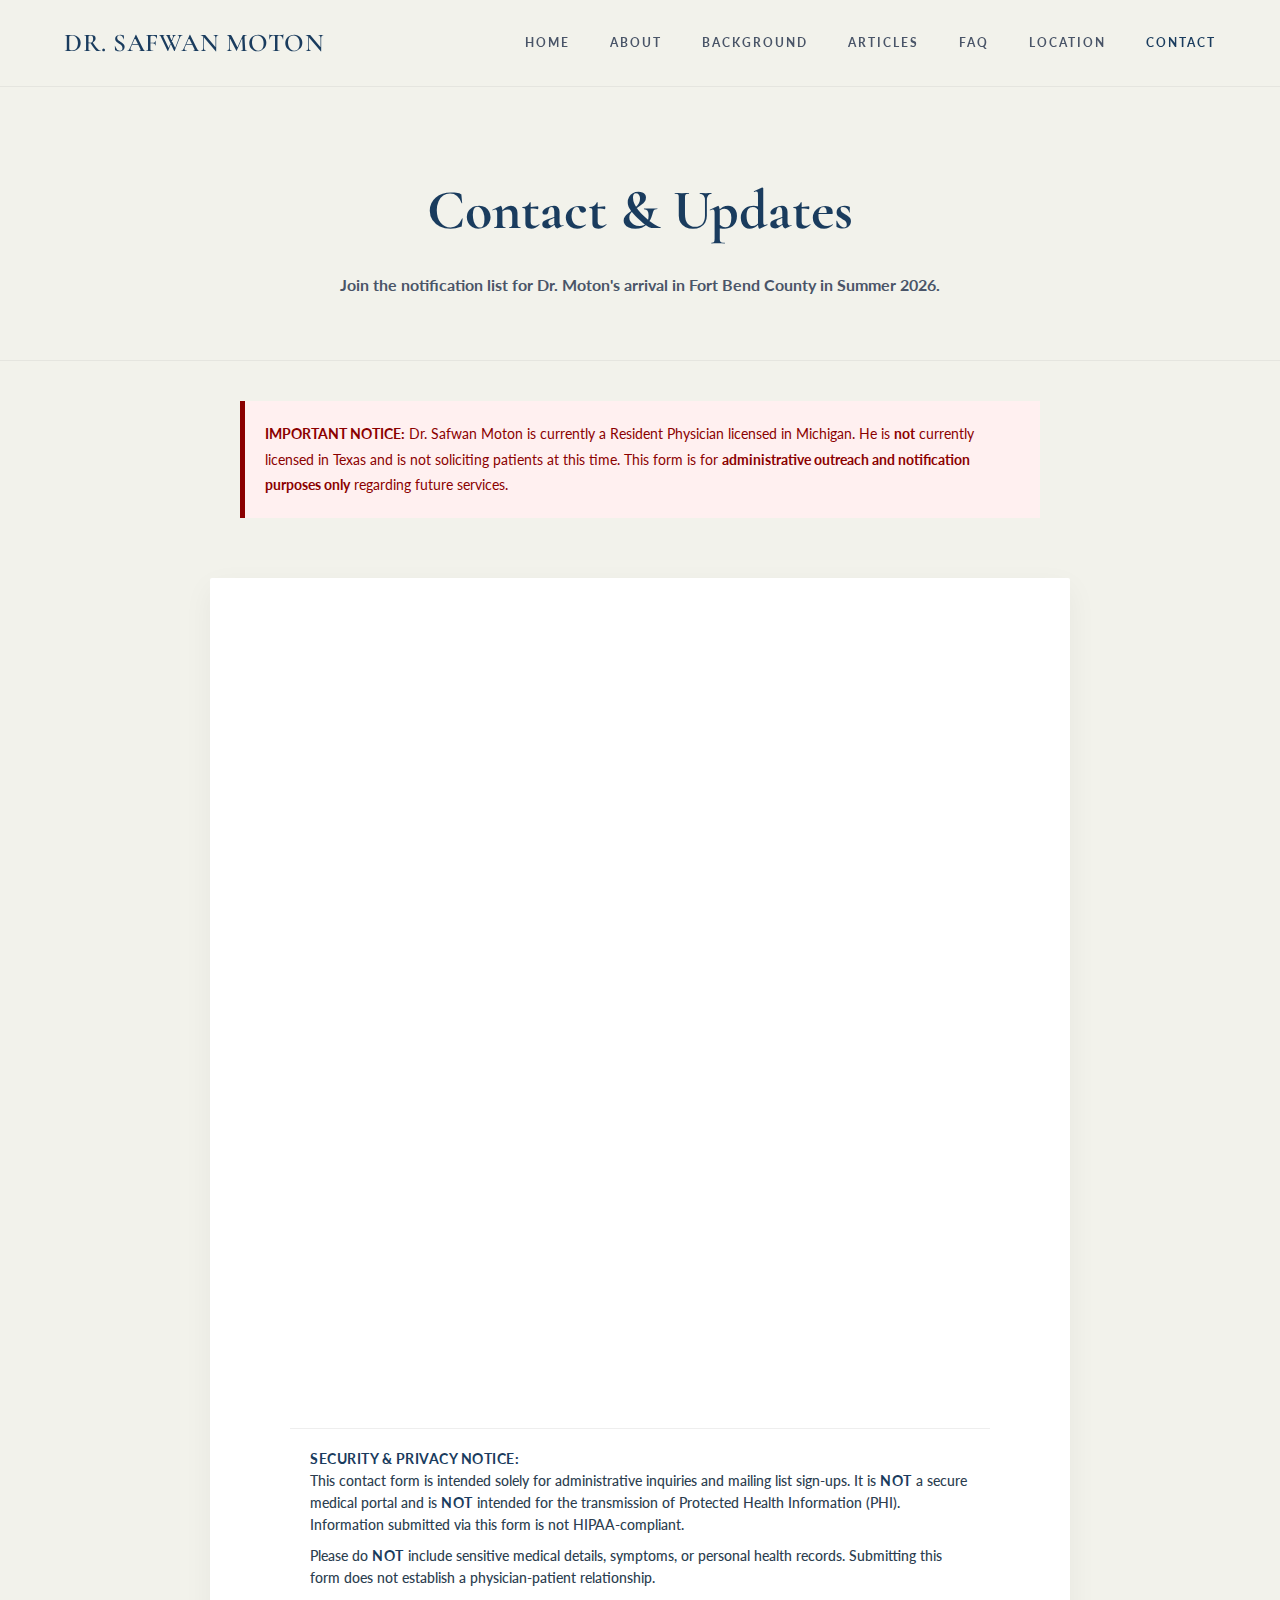
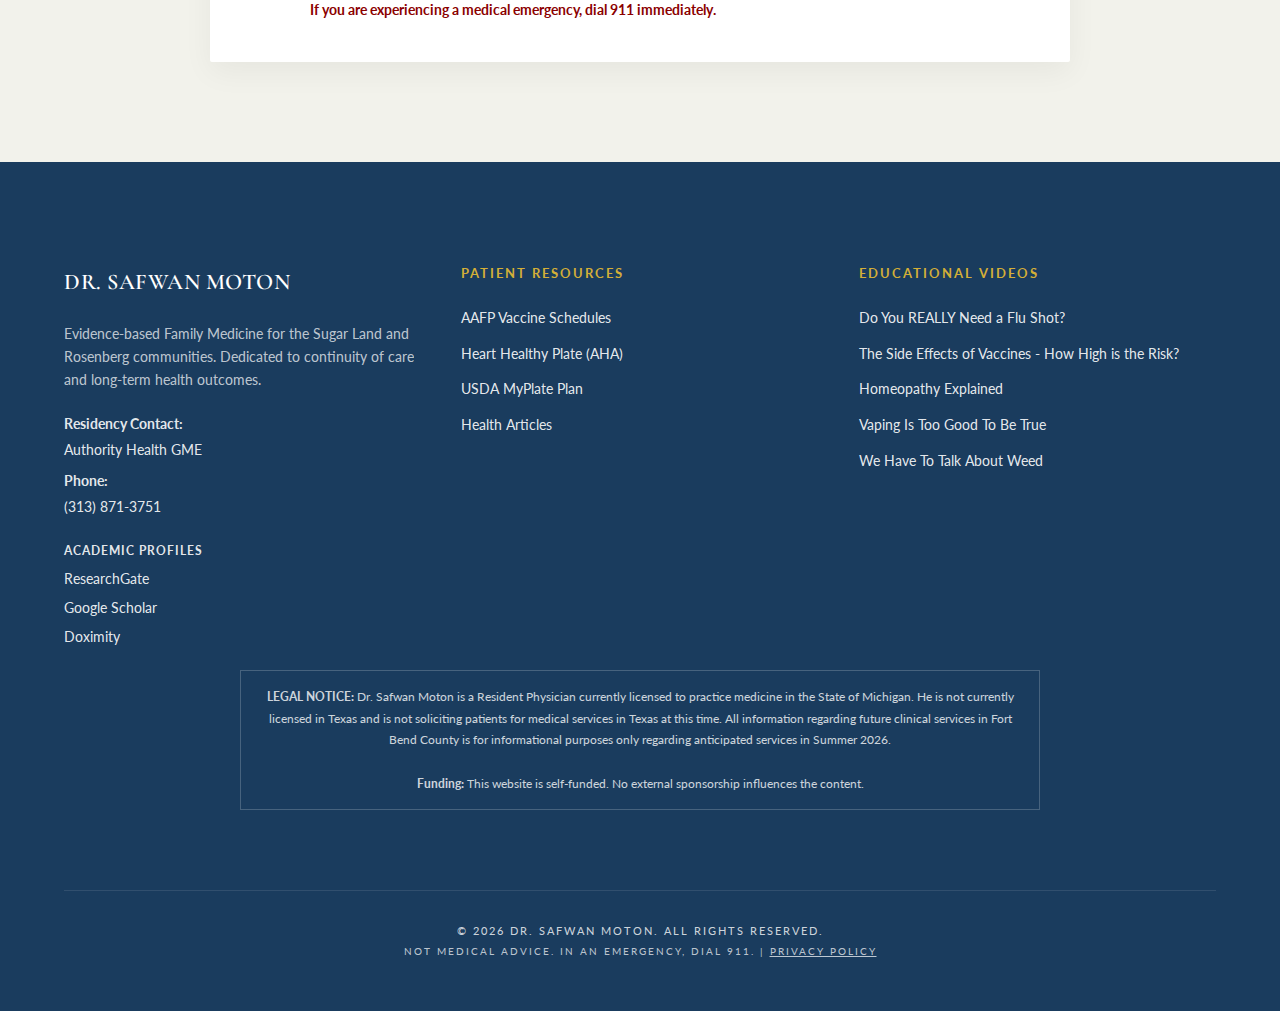
<file: contact.html>
<!DOCTYPE html>
<html lang="en">
<head>

    <script async src="https://www.googletagmanager.com/gtag/js?id=G-S06WN265PK"></script>
    <script>
      window.dataLayer = window.dataLayer || [];
      function gtag(){dataLayer.push(arguments);}
      gtag('js', new Date());
      gtag('config', 'G-S06WN265PK');
    </script>
    <meta charset="UTF-8">
    <meta name="viewport" content="width=device-width, initial-scale=1.0">
    <title>Contact & 2026 Updates | Dr. Safwan Moton</title>
    <meta name="description" content="Sign up for updates regarding Dr. Safwan Moton's future family medicine practice in Sugar Land and Fort Bend County (Summer 2026)." />

    <link rel="canonical" href="https://drmoton.com/contact.html">
    <meta property="og:title" content="Contact & 2026 Updates | Dr. Safwan Moton">
    <meta property="og:description" content="Sign up for updates regarding Dr. Safwan Moton's future family medicine practice in Sugar Land and Fort Bend County (Summer 2026).">
    <meta property="og:image" content="https://drmoton.com/social-share.jpg">
    <meta property="og:image:width" content="1200">
    <meta property="og:image:height" content="630">
    <meta property="og:image:alt" content="Dr. Safwan Moton - Sugar Land Family Medicine">
    <meta property="og:url" content="https://drmoton.com/contact.html">
    <meta property="og:type" content="website">
    <meta name="twitter:card" content="summary_large_image">
    <meta name="twitter:title" content="Contact | Dr. Safwan Moton">
    <meta name="twitter:description" content="Sign up for updates regarding Dr. Safwan Moton's future family medicine practice in Sugar Land and Fort Bend County.">
    <meta name="twitter:image" content="https://drmoton.com/social-share.jpg">
    <link rel="icon" href="favicon.ico" sizes="any">
    <link rel="apple-touch-icon" href="apple-touch-icon.png">

    <link rel="preconnect" href="https://fonts.googleapis.com">
    <link rel="preconnect" href="https://fonts.gstatic.com" crossorigin>
    <link href="https://fonts.googleapis.com/css2?family=Cormorant+Garamond:wght@300;400;600;700&family=Lato:wght@300;400;500;700;900&display=swap" rel="stylesheet">
    <style>
        :root {
            --primary-color: #1a3c5e;
            --accent-color: #4a5568; 
            --bg-cream: #f2f2eb;
            --bg-white: #ffffff;
            --text-dark: #2c3e50;
            --gold-accent: #D4AF37;
            --alert-red: #8B0000;

            --font-heading: 'Cormorant Garamond', serif;
            --font-body: 'Lato', sans-serif;
        }
        * { margin: 0; padding: 0; box-sizing: border-box; }
        html { scroll-behavior: smooth; }
        body {
            font-family: var(--font-body);
            color: var(--text-dark);
            line-height: 1.8;
            background-color: var(--bg-cream);
            overflow-x: hidden;
        }
        a { text-decoration: none; color: inherit; transition: 0.3s; }
        ul { list-style: none; }
        p, li { font-weight: 500; color: #2c3e50; }

        /* --- NAV --- */
        nav {
            display: flex; justify-content: space-between; align-items: center;
            padding: 20px 5%; position: fixed; width: 100%; top: 0;
            background: rgba(242, 242, 235, 0.98);
            backdrop-filter: blur(8px);
            z-index: 1000; border-bottom: 1px solid rgba(0,0,0,0.05);
        }
        .logo {
            font-family: var(--font-heading); font-size: 1.6rem; font-weight: 600;
            letter-spacing: 0.5px; color: var(--primary-color); text-transform: uppercase;
        }
        .nav-links { display: flex; gap: 40px; }
        .nav-links a {
            font-size: 0.75rem; text-transform: uppercase; letter-spacing: 2px;
            color: var(--accent-color); font-weight: 700;
        }
        .nav-links a:hover { color: var(--primary-color); }
        
        /* MOBILE MENU BUTTON */
        .mobile-menu-btn { 
            display: none; 
            font-size: 1.5rem; 
            cursor: pointer; 
            color: var(--primary-color); 
            background: none; 
            border: none; 
            padding: 0; 
        }

        #mobile-menu {
            display: none; position: fixed; top: 70px; left: 0; width: 100%;
            background: var(--bg-cream); box-shadow: 0 10px 20px rgba(0,0,0,0.05);
            padding: 20px 0; z-index: 999; text-align: center; border-bottom: 1px solid #eee;
        }
        #mobile-menu a {
            display: block; padding: 15px; font-size: 0.9rem; font-weight: 700;
            color: var(--primary-color); text-transform: uppercase; letter-spacing: 2px;
        }

        /* --- PAGE HEADER --- */
        .page-header {
            padding: 160px 5% 60px 5%;
            text-align: center;
            background-color: var(--bg-cream);
            border-bottom: 1px solid rgba(0,0,0,0.05);
        }
        .page-header h1 {
            font-family: var(--font-heading); font-size: 3.5rem; color: var(--primary-color);
            margin-bottom: 10px;
        }
        .page-header p { max-width: 600px; margin: 0 auto; color: var(--accent-color); font-weight: 700; }

        /* --- LEGAL DISCLAIMER BOX --- */
        .legal-notice {
            background-color: #fff0f0;
            border-left: 5px solid var(--alert-red);
            padding: 20px;
            margin: 40px auto 20px auto;
            max-width: 800px;
            font-size: 0.9rem;
            color: var(--alert-red);
        }

        /* --- CONTACT CONTENT --- */
        .contact-container {
            max-width: 900px;
            margin: 0 auto;
            padding: 40px 20px 100px 20px;
        }
        .form-wrapper {
            background: #ffffff;
            padding: 20px;
            border-radius: 2px;
            box-shadow: 0 10px 30px rgba(0,0,0,0.05);
            min-height: 800px;
            display: flex;
            flex-direction: column;
            align-items: center;
        }
        iframe {
            width: 100%;
            max-width: 700px;
            height: 800px;
            border: none;
        }

        /* --- SUBMISSION DISCLAIMER --- */
        .submission-disclaimer {
            margin-top: 30px;
            padding: 20px;
            border-top: 1px solid #eee;
            max-width: 700px;
            width: 100%;
            font-size: 0.85rem;
            color: #718096;
            line-height: 1.6;
        }
        .submission-disclaimer strong {
            color: var(--primary-color);
            text-transform: uppercase;
            letter-spacing: 0.5px;
        }

        /* --- FOOTER --- */
        footer { background-color: var(--primary-color); color: white; padding: 100px 5% 50px 5%; text-align: left; }
        footer h2 { font-size: 2.8rem; margin-bottom: 40px; color: white; }
        footer h3 { color:var(--gold-accent); text-transform:uppercase; letter-spacing:2px; margin-bottom:20px; font-size:0.8rem; font-weight: 700; font-family: var(--font-body); }
        footer p, footer li, footer span, footer a { color: rgba(255, 255, 255, 0.9) !important; font-weight: 400; font-size: 0.9rem; }
        footer li { margin-bottom: 10px; }

        .footer-content { display:grid; grid-template-columns: 1fr 1fr 1fr; gap:40px; max-width:1200px; margin:0 auto; }

        .copyright {
            font-size: 0.7rem; color: rgba(255, 255, 255, 0.8) !important;
            margin-top: 80px; border-top: 1px solid rgba(255,255,255,0.1); padding-top: 30px;
            letter-spacing: 2px; text-transform: uppercase; font-weight: 400; text-align: center;
        }

        .legal-footer {
            margin-top: 20px;
            font-size: 0.75rem;
            color: rgba(255, 255, 255, 0.8);
            border: 1px solid rgba(255, 255, 255, 0.2);
            padding: 15px;
            text-align: center;
            max-width: 800px;
            margin-left: auto;
            margin-right: auto;
        }
        @media (max-width: 900px) {
            .nav-links { display: none; } .mobile-menu-btn { display: block; }
            .footer-content { grid-template-columns: 1fr !important; text-align: center !important; }
            footer { text-align: center; }
        }
    </style>
    <noscript><style>.reveal { opacity: 1; transform: none; }</style></noscript>
</head>
<body>
    <nav>
        <a href="https://drmoton.com" class="logo" style="text-decoration:none;">Dr. Safwan Moton</a>
        <div class="nav-links">
            <a href="index.html">Home</a>
            <a href="about.html">About</a>
            <a href="index.html#experience">Background</a>
            <a href="articles.html">Articles</a>
            <a href="faq.html">FAQ</a>
            <a href="index.html#location">Location</a>
            <a href="contact.html" style="color: var(--primary-color);">Contact</a>
        </div>
        <button class="mobile-menu-btn" onclick="toggleMenu()" aria-expanded="false" aria-label="Toggle navigation menu"> ☰ </button>
    </nav>
    <div id="mobile-menu">
        <a href="index.html">Home</a>
        <a href="about.html">About</a>
        <a href="index.html#experience">Background</a>
        <a href="articles.html">Articles</a>
        <a href="faq.html">FAQ</a>
        <a href="index.html#location">Location</a>
        <a href="contact.html">Contact</a>
    </div>

    <main>
        <header class="page-header">
            <h1>Contact & Updates</h1>
            <p>Join the notification list for Dr. Moton's arrival in Fort Bend County in Summer 2026.</p>
        </header>

        <div class="legal-notice">
            <strong>IMPORTANT NOTICE:</strong> Dr. Safwan Moton is currently a Resident Physician licensed in Michigan.
            He is <strong>not</strong> currently licensed in Texas and is not soliciting patients at this time. 
            This form is for <strong>administrative outreach and notification purposes only</strong> regarding future services.
        </div>

        <div class="contact-container">
            <div class="form-wrapper">
                <iframe src="https://docs.google.com/forms/d/e/1FAIpQLSde8fjHqDuyy8ArfxuwUTBp9YMJC06paet29mHZvuiIcCw9YA/viewform?embedded=true" title="Join 2026 Notification List">Loading…</iframe>
                
                <div class="submission-disclaimer">
                    <p><strong>Security & Privacy Notice:</strong></p>
                    <p>
                        This contact form is intended solely for administrative inquiries and mailing list sign-ups. 
                        It is <strong>not</strong> a secure medical portal and is <strong>not</strong> intended for the transmission of Protected Health Information (PHI). 
                        Information submitted via this form is not HIPAA-compliant. 
                    </p>
                    <p style="margin-top:10px;">
                        Please do <strong>not</strong> include sensitive medical details, symptoms, or personal health records. 
                        Submitting this form does not establish a physician-patient relationship.
                    </p>
                    <p style="margin-top:10px; color: var(--alert-red); font-weight: 700;">
                        If you are experiencing a medical emergency, dial 911 immediately.
                    </p>
                </div>
            </div>
        </div>
    </main>

    <footer id="contact">
        <div class="footer-content">
            <div>
                <div class="logo" style="color:white; margin-bottom:20px; font-size:1.4rem;">Dr. Safwan Moton</div>
                <p style="font-size:0.9rem; opacity:0.8; line-height:1.6;">
                    Evidence-based Family Medicine for the Sugar Land and Rosenberg communities.
                    Dedicated to continuity of care and long-term health outcomes.
                </p>
                <div style="margin-top:20px;">
                    <p style="margin-bottom:5px;"><strong>Residency Contact:</strong><br>Authority Health GME</p>
                    <p><strong>Phone:</strong><br><a href="tel:+13138713751" style="color:white; text-decoration:none;">(313) 871-3751</a></p>
                </div>
                <div style="margin-top:20px;">
                    <p style="margin-bottom:5px; font-weight:700; color:#D4AF37; text-transform:uppercase; letter-spacing:1px; font-size:0.75rem;">Academic Profiles</p>
                    <p style="margin-bottom:3px;"><a href="https://www.researchgate.net/profile/Safwan-Moton" target="_blank" rel="noopener noreferrer">ResearchGate</a></p>
                    <p style="margin-bottom:3px;"><a href="https://scholar.google.com/citations?hl=en&user=4uD3_SIAAAAJ" target="_blank" rel="noopener noreferrer">Google Scholar</a></p>
                    <p><a href="https://www.doximity.com/pub/safwan-moton-do" target="_blank" rel="noopener noreferrer">Doximity</a></p>
                </div>
            </div>
            <div>
                <h3>Patient Resources</h3>
                <ul>
                    <li><a href="https://www.aafp.org/family-physician/patient-care/prevention-wellness/immunizations-vaccines/immunization-schedules.html" target="_blank" rel="noopener noreferrer">AAFP Vaccine Schedules</a></li>
                    <li><a href="https://www.heart.org/en/-/media/Healthy-Living-Files/Infographics/Deliciously_Balanced_Plate_Infographic.pdf?sc_lang=en" target="_blank" rel="noopener noreferrer">Heart Healthy Plate (AHA)</a></li>
                    <li><a href="https://www.myplate.gov/myplate-plan" target="_blank" rel="noopener noreferrer">USDA MyPlate Plan</a></li>
                    <li><a href="articles.html">Health Articles</a></li>
                </ul>
            </div>
            <div>
                <h3>Educational Videos</h3>
                <ul>
                    <li><a href="https://www.youtube.com/watch?v=uOHG0u-WKXM" target="_blank" rel="noopener noreferrer">Do You REALLY Need a Flu Shot?</a></li>
                    <li><a href="https://www.youtube.com/watch?v=zBkVCpbNnkU" target="_blank" rel="noopener noreferrer">The Side Effects of Vaccines - How High is the Risk?</a></li>
                    <li><a href="https://www.youtube.com/watch?v=8HslUzw35mc" target="_blank" rel="noopener noreferrer">Homeopathy Explained</a></li>
                    <li><a href="https://www.youtube.com/watch?v=cHEOsKddURQ" target="_blank" rel="noopener noreferrer">Vaping Is Too Good To Be True</a></li>
                    <li><a href="https://youtu.be/qBRaI0ZeAf8?si=SGF3cr9YMF5dyxiD" target="_blank" rel="noopener noreferrer">We Have To Talk About Weed</a></li>
                </ul>
            </div>
        </div>
        <div class="legal-footer">
            <strong>LEGAL NOTICE:</strong> Dr. Safwan Moton is a Resident Physician currently licensed to practice medicine in the State of Michigan.
            He is not currently licensed in Texas and is not soliciting patients for medical services in Texas at this time.
            All information regarding future clinical services in Fort Bend County is for informational purposes only regarding anticipated services in Summer 2026.
            <br><br>
            <strong>Funding:</strong> This website is self-funded. No external sponsorship influences the content.
        </div>
        <div class="copyright">
            © 2026 Dr. Safwan Moton. All Rights Reserved. <br>
            <span style="font-size:0.6rem; opacity:0.8;">
                Not medical advice. In an emergency, dial 911. |
                <a href="privacy.html" style="color:inherit; text-decoration:underline; font-size:inherit;">Privacy Policy</a>
            </span>
        </div>
    </footer>
    <script>
        // Mobile Menu with Accessibility updates
        function toggleMenu() {
            const menu = document.getElementById('mobile-menu');
            const btn = document.querySelector('.mobile-menu-btn');
            const isExpanded = btn.getAttribute('aria-expanded') === 'true';
            
            btn.setAttribute('aria-expanded', !isExpanded);
            menu.style.display = isExpanded ? 'none' : 'block';
        }
        
        document.querySelectorAll('a[href^="#"]').forEach(anchor => {
            anchor.addEventListener('click', function (e) {
                e.preventDefault();
                const menu = document.getElementById('mobile-menu');
                const btn = document.querySelector('.mobile-menu-btn');
                
                menu.style.display = 'none';
                if(btn) btn.setAttribute('aria-expanded', 'false');
                
                document.querySelector(this.getAttribute('href')).scrollIntoView({ behavior: 'smooth' });
            });
        });
    </script>
</body>
</html>
</file>
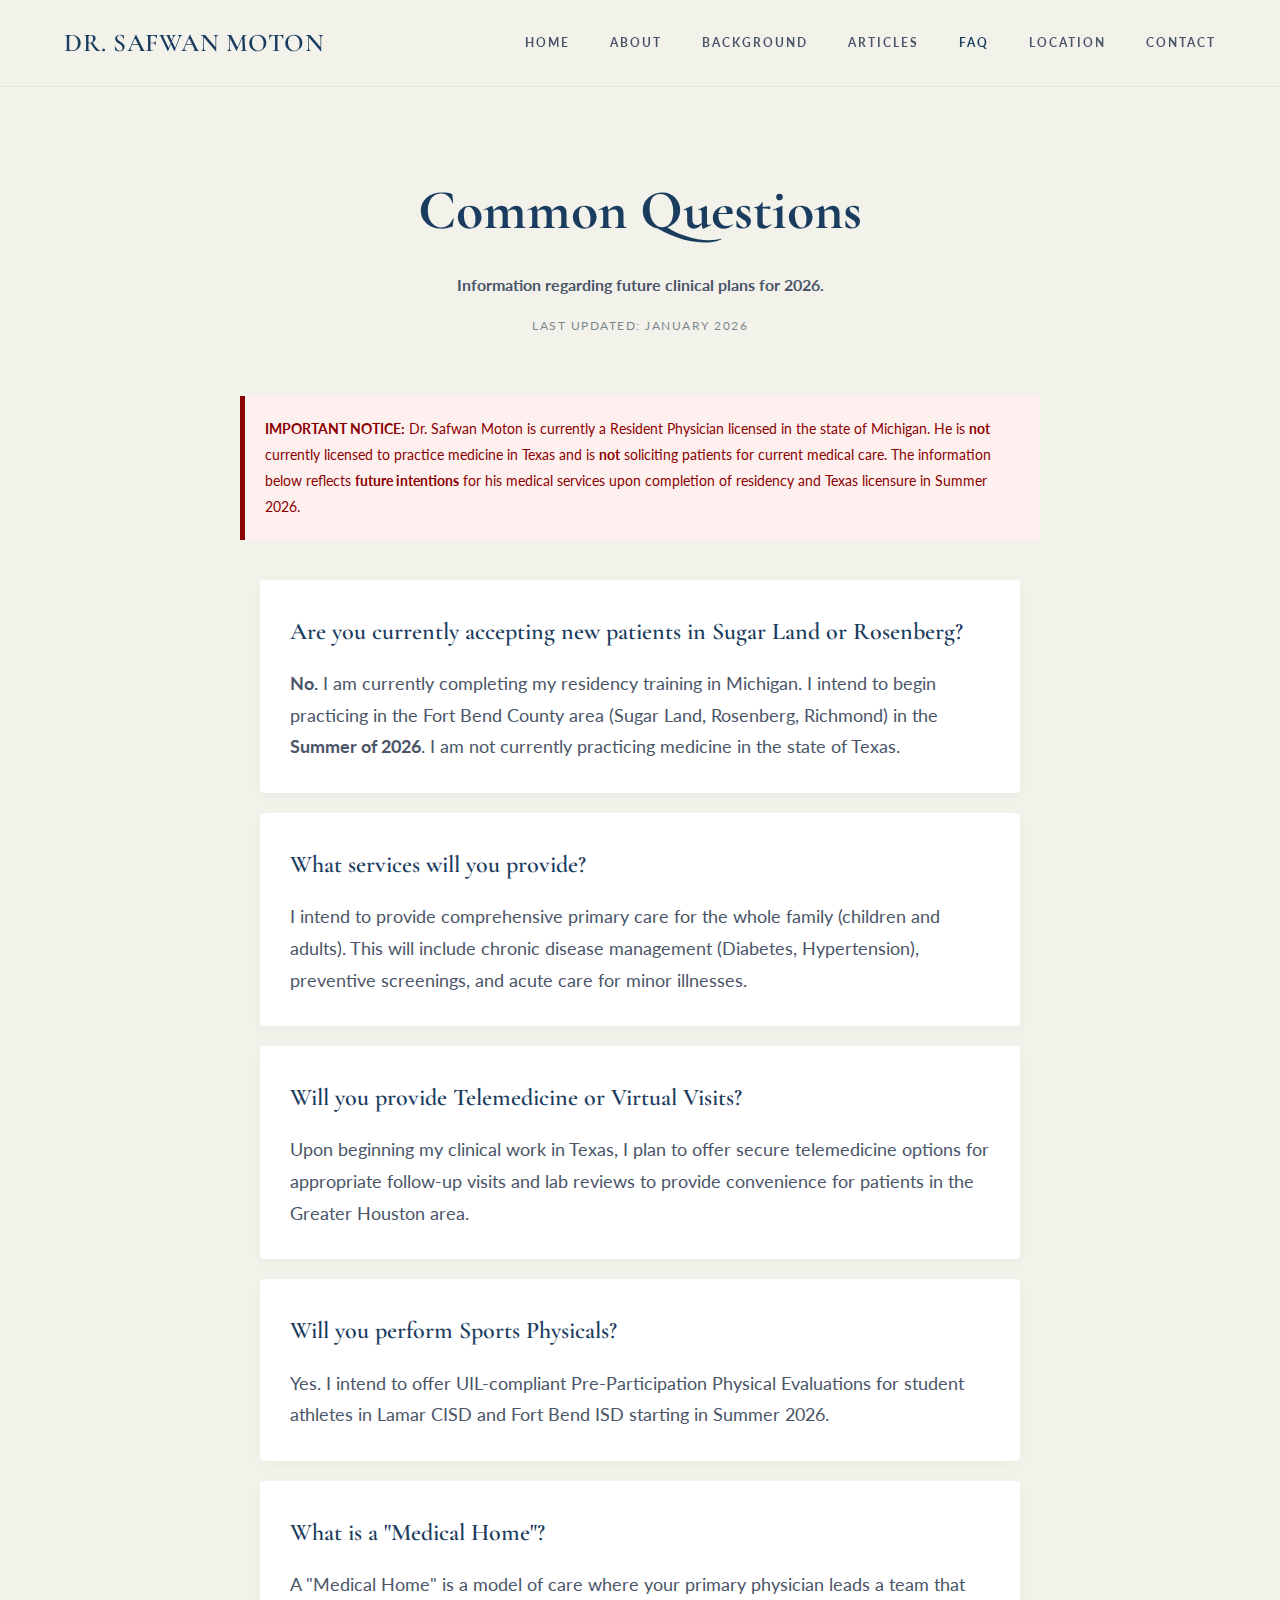
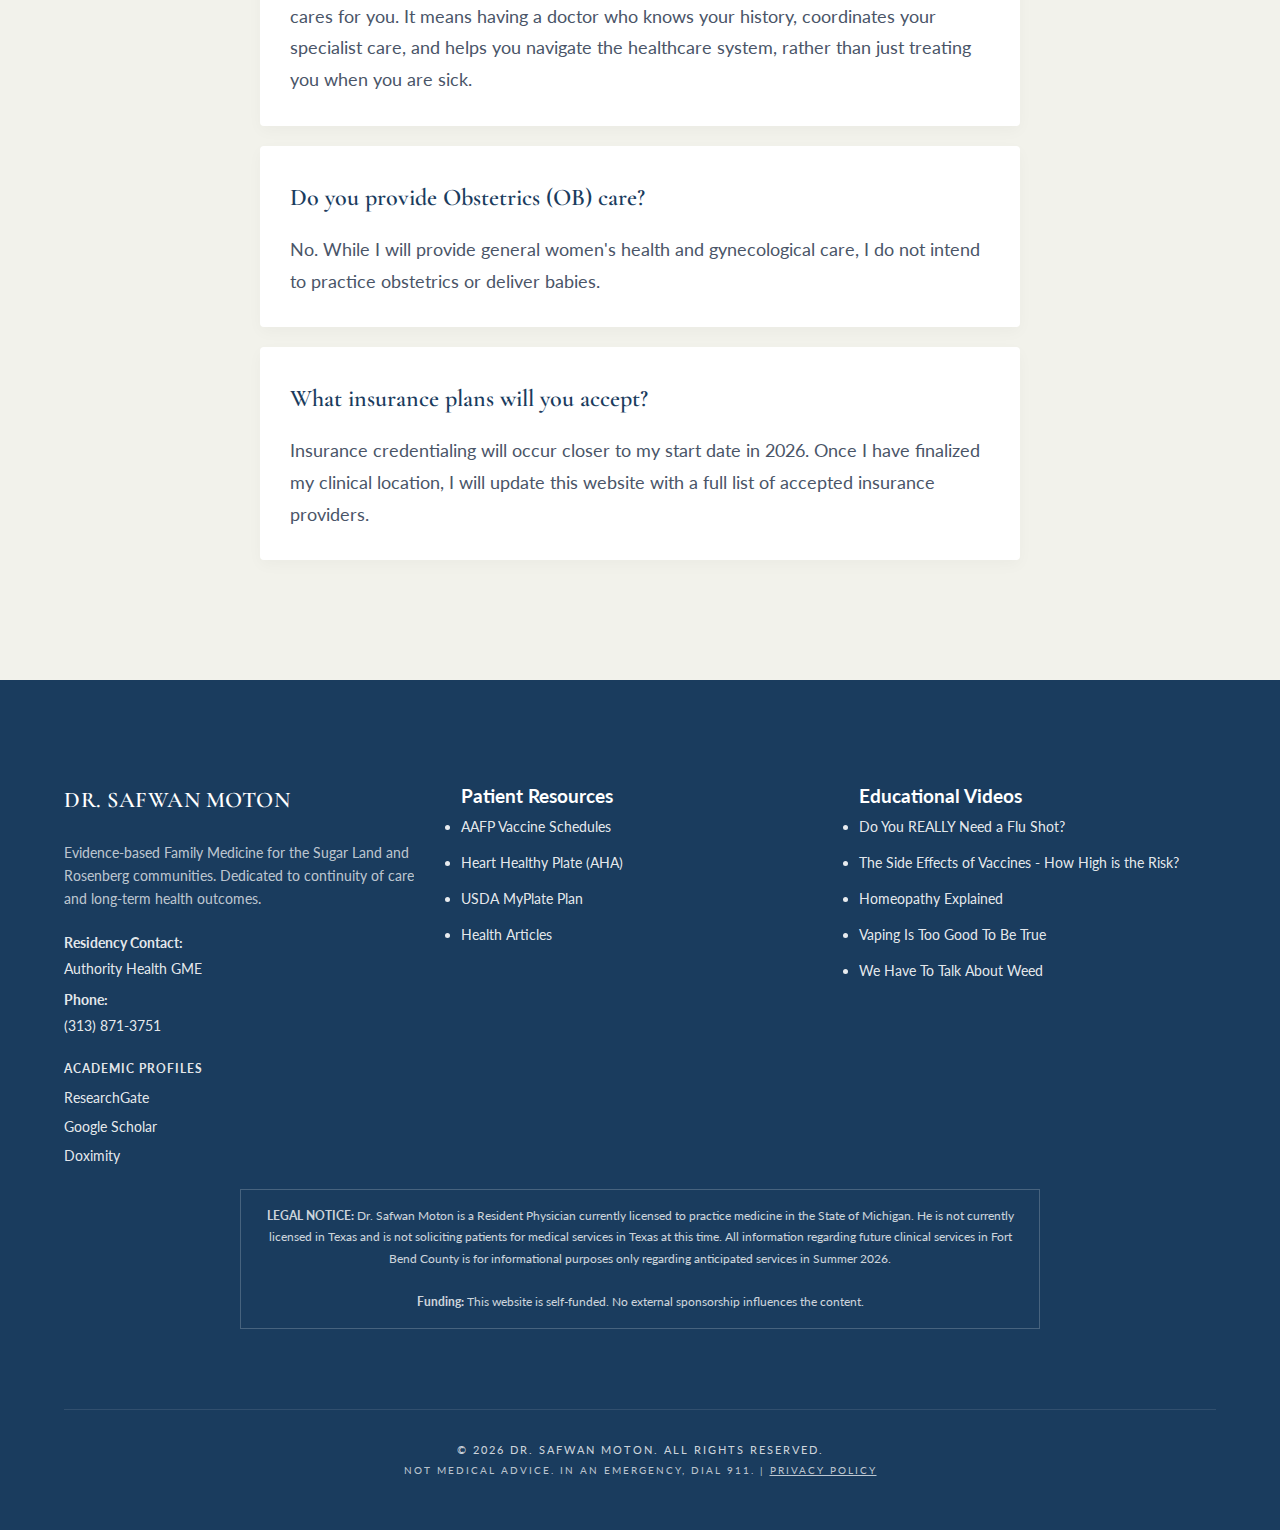
<file: faq.html>
<!DOCTYPE html>
<html lang="en">
<head>

    <script async src="https://www.googletagmanager.com/gtag/js?id=G-S06WN265PK"></script>
    <script>
      window.dataLayer = window.dataLayer || [];
      function gtag(){dataLayer.push(arguments);}
      gtag('js', new Date());
      gtag('config', 'G-S06WN265PK');
    </script>
    <meta charset="UTF-8">
    <meta name="viewport" content="width=device-width, initial-scale=1.0">
    <title>Patient FAQ | Sugar Land Family Medicine | Dr. Safwan Moton</title>
    <meta name="description" content="Frequently asked questions about Dr. Safwan Moton's future clinical services in Sugar Land and Rosenberg, TX. Arriving Summer 2026."
    />

    <link rel="canonical" href="https://drmoton.com/faq.html">
    <meta property="og:title" content="Patient FAQ | Dr. Safwan Moton">
    <meta property="og:description" content="Resident Physician serving Sugar Land starting Summer 2026. Evidence-based care with a personal connection to Fort Bend County.">
    <meta property="og:image" content="https://drmoton.com/social-share.jpg">
    <meta property="og:image:width" content="1200">
    <meta property="og:image:height" content="630">
    <meta property="og:image:alt" content="Dr. Safwan Moton - Sugar Land Family Medicine">
    <meta property="og:url" content="https://drmoton.com/faq.html">
    <meta property="og:type" content="website">
    <meta name="twitter:card" content="summary_large_image">
    <meta name="twitter:title" content="Patient FAQ | Dr. Safwan Moton">
    <meta name="twitter:description" content="Frequently asked questions about Dr. Safwan Moton's future clinical services in Sugar Land and Rosenberg, TX.">
    <meta name="twitter:image" content="https://drmoton.com/social-share.jpg">
    <link rel="icon" href="favicon.ico" sizes="any">
    <link rel="apple-touch-icon" href="apple-touch-icon.png">

    <link rel="preconnect" href="https://fonts.googleapis.com">
    <link rel="preconnect" href="https://fonts.gstatic.com" crossorigin>
    <link href="https://fonts.googleapis.com/css2?family=Cormorant+Garamond:wght@300;400;600;700&family=Lato:wght@300;400;500;700;900&display=swap" rel="stylesheet">
    <style>
        :root {
            --primary-color: #1a3c5e;
            --accent-color: #4a5568; /* Updated for WCAG AA Contrast */
            --bg-cream: #f2f2eb;
            --bg-white: #ffffff;
            --text-dark: #2c3e50;
            --gold-accent: #D4AF37;
            --alert-red: #8B0000;

            --font-heading: 'Cormorant Garamond', serif;
            --font-body: 'Lato', sans-serif;
        }
        * { margin: 0; padding: 0; box-sizing: border-box; }
        body { font-family: var(--font-body); color: var(--text-dark); line-height: 1.8; background-color: var(--bg-cream); }
        a { text-decoration: none; color: inherit; transition: 0.3s; }
        /* NAV */
        nav { display: flex; justify-content: space-between; align-items: center; padding: 20px 5%; position: fixed; width: 100%; top: 0;
            background: rgba(242, 242, 235, 0.98); backdrop-filter: blur(8px); z-index: 1000; border-bottom: 1px solid rgba(0,0,0,0.05); }
        .logo { font-family: var(--font-heading); font-size: 1.6rem; font-weight: 600; letter-spacing: 0.5px; color: var(--primary-color); text-transform: uppercase; }
        .nav-links { display: flex; gap: 40px; }
        .nav-links a { font-size: 0.75rem; text-transform: uppercase; letter-spacing: 2px; color: var(--accent-color); font-weight: 700; }
        .nav-links a:hover { color: var(--primary-color); }
        
        /* MOBILE MENU BUTTON - Updated to button semantics */
        .mobile-menu-btn { 
            display: none; 
            font-size: 1.5rem; 
            cursor: pointer; 
            color: var(--primary-color); 
            background: none; 
            border: none; 
            padding: 0; 
        }

        #mobile-menu { display: none; position: fixed; top: 70px; left: 0; width: 100%; background: var(--bg-cream); padding: 20px 0; z-index: 999;
            text-align: center; border-bottom: 1px solid #eee; }
        #mobile-menu a { display: block; padding: 15px; font-size: 0.9rem; font-weight: 700; color: var(--primary-color); text-transform: uppercase; letter-spacing: 2px; }
        /* HEADER */
        .page-header { padding: 160px 5% 60px 5%; text-align: center; }
        .page-header h1 { font-family: var(--font-heading); font-size: 3.5rem; color: var(--primary-color); margin-bottom: 10px; }
        .page-header p { max-width: 600px; margin: 0 auto; color: var(--accent-color); font-weight: 700; }

        .last-updated {
            font-size: 0.75rem;
            text-transform: uppercase;
            letter-spacing: 1.5px;
            color: var(--text-dark);
            opacity: 0.6;
            margin-top: 15px;
            display: block;
        }
        /* DISCLAIMER BOX */
        .legal-notice {
            background-color: #fff0f0;
            border-left: 5px solid var(--alert-red);
            padding: 20px;
            margin: 0 auto 40px auto;
            max-width: 800px;
            font-size: 0.9rem;
            color: var(--alert-red);
        }
        /* FAQ CONTAINER */
        .faq-container { max-width: 800px; margin: 0 auto; padding: 0 20px 100px 20px; }
        .faq-item { background: white; padding: 30px; margin-bottom: 20px; border-radius: 4px; box-shadow: 0 5px 15px rgba(0,0,0,0.03); }
        .faq-question { font-family: var(--font-heading); font-size: 1.5rem; color: var(--primary-color); margin-bottom: 15px; font-weight: 600; }
        .faq-answer { font-size: 1.1rem; color: #4a5568; }
        /* FOOTER - MATCHING HOMEPAGE STYLE */
        footer { background-color: var(--primary-color); color: white; padding: 100px 5% 50px 5%; text-align: left; }
        footer h2 { font-size: 2.8rem; margin-bottom: 40px; color: white; }
        footer h4 { color:var(--gold-accent); text-transform:uppercase; letter-spacing:2px; margin-bottom:20px; font-size:0.8rem; }
        footer p, footer li, footer span, footer a { color: rgba(255, 255, 255, 0.9) !important; font-weight: 400; font-size: 0.9rem; }
        footer li { margin-bottom: 10px; }

        .footer-content { display:grid; grid-template-columns: 1fr 1fr 1fr; gap:40px; max-width:1200px; margin:0 auto; }

        .copyright {
            font-size: 0.7rem; color: rgba(255, 255, 255, 0.8) !important;
            margin-top: 80px; border-top: 1px solid rgba(255,255,255,0.1); padding-top: 30px;
            letter-spacing: 2px; text-transform: uppercase; font-weight: 400; text-align: center;
        }

        .legal-footer {
            margin-top: 20px;
            font-size: 0.75rem;
            color: rgba(255, 255, 255, 0.8);
            border: 1px solid rgba(255, 255, 255, 0.2);
            padding: 15px;
            text-align: center;
            max-width: 800px;
            margin-left: auto;
            margin-right: auto;
        }
        @media (max-width: 768px) {
            .nav-links { display: none; }
            .mobile-menu-btn { display: block; }
            .footer-content { grid-template-columns: 1fr !important; text-align: center !important; }
            footer { text-align: center; }
        }
    </style>
    <noscript><style>.reveal { opacity: 1; transform: none; }</style></noscript>
</head>
<body>
    <nav>
        <a href="https://drmoton.com" class="logo" style="text-decoration:none;">Dr. Safwan Moton</a>
        <div class="nav-links">
            <a href="index.html">Home</a>
            <a href="about.html">About</a>
            <a href="index.html#experience">Background</a>
            <a href="articles.html">Articles</a>
            <a href="faq.html" style="color: var(--primary-color);">FAQ</a>
            <a href="index.html#location">Location</a>
            <a href="contact.html">Contact</a>
        </div>
        <button class="mobile-menu-btn" onclick="toggleMenu()" aria-expanded="false" aria-label="Toggle navigation menu">  ☰  </button>
    </nav>
    <div id="mobile-menu">
        <a href="index.html">Home</a>
        <a href="about.html">About</a>
        <a href="index.html#experience">Background</a>
        <a href="articles.html">Articles</a>
        <a href="faq.html">FAQ</a>
        <a href="index.html#location">Location</a>
        <a href="contact.html">Contact</a>
    </div>
    <header class="page-header">
        <h1>Common Questions</h1>
        <p>Information regarding future clinical plans for 2026.</p>
        <span class="last-updated">Last Updated: January 2026</span>
    </header>
    <div class="legal-notice">
        <strong>IMPORTANT NOTICE:</strong> Dr. Safwan Moton is currently a Resident Physician licensed in the state of Michigan.
        He is <strong>not</strong> currently licensed to practice medicine in Texas and is <strong>not</strong> soliciting patients for current medical care.
        The information below reflects <strong>future intentions</strong> for his medical services upon completion of residency and Texas licensure in Summer 2026.
    </div>
    <div class="faq-container">

        <div class="faq-item">
            <div class="faq-question">Are you currently accepting new patients in Sugar Land or Rosenberg?</div>
            <div class="faq-answer">
                <strong>No.</strong> I am currently completing my residency training in Michigan.
                I intend to begin practicing in the Fort Bend County area (Sugar Land, Rosenberg, Richmond) in the <strong>Summer of 2026</strong>.
                I am not currently practicing medicine in the state of Texas.
            </div>
        </div>
        <div class="faq-item">
            <div class="faq-question">What services will you provide?</div>
            <div class="faq-answer">
                I intend to provide comprehensive primary care for the whole family (children and adults).
                This will include chronic disease management (Diabetes, Hypertension), preventive screenings, and acute care for minor illnesses.
            </div>
        </div>
        <div class="faq-item">
            <div class="faq-question">Will you provide Telemedicine or Virtual Visits?</div>
            <div class="faq-answer">
                Upon beginning my clinical work in Texas, I plan to offer secure telemedicine options for appropriate follow-up visits and lab reviews to provide convenience for patients in the Greater Houston area.
            </div>
        </div>
        <div class="faq-item">
            <div class="faq-question">Will you perform Sports Physicals?</div>
            <div class="faq-answer">
                Yes. I intend to offer UIL-compliant Pre-Participation Physical Evaluations for student athletes in Lamar CISD and Fort Bend ISD starting in Summer 2026.
            </div>
        </div>
        <div class="faq-item">
            <div class="faq-question">What is a "Medical Home"?</div>
            <div class="faq-answer">
                A "Medical Home" is a model of care where your primary physician leads a team that cares for you.
                It means having a doctor who knows your history, coordinates your specialist care, and helps you navigate the healthcare system, rather than just treating you when you are sick.
            </div>
        </div>
        <div class="faq-item">
            <div class="faq-question">Do you provide Obstetrics (OB) care?</div>
            <div class="faq-answer">
                No. While I will provide general women's health and gynecological care, I do not intend to practice obstetrics or deliver babies.
            </div>
        </div>
        <div class="faq-item">
            <div class="faq-question">What insurance plans will you accept?</div>
            <div class="faq-answer">
                Insurance credentialing will occur closer to my start date in 2026. Once I have finalized my clinical location, I will update this website with a full list of accepted insurance providers.
            </div>
        </div>
    </div>
    <footer id="contact">
        <div class="footer-content">

            <div>
                <div class="logo" style="color:white; margin-bottom:20px; font-size:1.4rem;">Dr. Safwan Moton</div>
                <p style="font-size:0.9rem; opacity:0.8; line-height:1.6;">
                    Evidence-based Family Medicine for the Sugar Land and Rosenberg communities.
                    Dedicated to continuity of care and long-term health outcomes.
                </p>
                <div style="margin-top:20px;">
                    <p style="margin-bottom:5px;"><strong>Residency Contact:</strong><br>Authority Health GME</p>
                    <p><strong>Phone:</strong><br><a href="tel:+13138713751" style="color:white; text-decoration:none;">(313) 871-3751</a></p>
                </div>

                <div style="margin-top:20px;">
                    <p style="margin-bottom:5px; font-weight:700; color:#D4AF37; text-transform:uppercase; letter-spacing:1px; font-size:0.75rem;">Academic Profiles</p>
                    <p style="margin-bottom:3px;"><a href="https://www.researchgate.net/profile/Safwan-Moton" target="_blank" rel="noopener noreferrer">ResearchGate</a></p>
                    <p style="margin-bottom:3px;"><a href="https://scholar.google.com/citations?hl=en&user=4uD3_SIAAAAJ" target="_blank" rel="noopener noreferrer">Google Scholar</a></p>
                    <p><a href="https://www.doximity.com/pub/safwan-moton-do" target="_blank" rel="noopener noreferrer">Doximity</a></p>
                </div>
            </div>
            <div>
                <h3>Patient Resources</h3>
                <ul>
                    <li><a href="https://www.aafp.org/family-physician/patient-care/prevention-wellness/immunizations-vaccines/immunization-schedules.html" target="_blank" rel="noopener noreferrer">AAFP Vaccine Schedules</a></li>
                    <li><a href="https://www.heart.org/en/-/media/Healthy-Living-Files/Infographics/Deliciously_Balanced_Plate_Infographic.pdf?sc_lang=en" target="_blank" rel="noopener noreferrer">Heart Healthy Plate (AHA)</a></li>
                    <li><a href="https://www.myplate.gov/myplate-plan" target="_blank" rel="noopener noreferrer">USDA MyPlate Plan</a></li>
                    <li><a href="articles.html">Health Articles</a></li>
                </ul>
            </div>
            <div>
                <h3>Educational Videos</h3>
                <ul>
                    <li><a href="https://www.youtube.com/watch?v=uOHG0u-WKXM" target="_blank" rel="noopener noreferrer">Do You REALLY Need a Flu Shot?</a></li>
                    <li><a href="https://www.youtube.com/watch?v=zBkVCpbNnkU" target="_blank" rel="noopener noreferrer">The Side Effects of Vaccines - How High is the Risk?</a></li>
                    <li><a href="https://www.youtube.com/watch?v=8HslUzw35mc" target="_blank" rel="noopener noreferrer">Homeopathy Explained</a></li>
                    <li><a href="https://www.youtube.com/watch?v=cHEOsKddURQ" target="_blank" rel="noopener noreferrer">Vaping Is Too Good To Be True</a></li>
                    <li><a href="https://youtu.be/qBRaI0ZeAf8?si=SGF3cr9YMF5dyxiD" target="_blank" rel="noopener noreferrer">We Have To Talk About Weed</a></li>
                </ul>
            </div>
        </div>
        <div class="legal-footer">
            <strong>LEGAL NOTICE:</strong> Dr. Safwan Moton is a Resident Physician currently licensed to practice medicine in the State of Michigan.
            He is not currently licensed in Texas and is not soliciting patients for medical services in Texas at this time.
            All information regarding future clinical services in Fort Bend County is for informational purposes only regarding anticipated services in Summer 2026.
            <br><br>
            <strong>Funding:</strong> This website is self-funded. No external sponsorship influences the content.
        </div>
        <div class="copyright">
            © 2026 Dr. Safwan Moton. All Rights Reserved. <br>
            <span style="font-size:0.6rem; opacity:0.8;">
                Not medical advice. In an emergency, dial 911. |
                <a href="privacy.html" style="color:inherit; text-decoration:underline; font-size:inherit;">Privacy Policy</a>
            </span>
        </div>
    </footer>
    <script>
        // Mobile Menu with Accessibility updates
        function toggleMenu() {
            const menu = document.getElementById('mobile-menu');
            const btn = document.querySelector('.mobile-menu-btn');
            const isExpanded = btn.getAttribute('aria-expanded') === 'true';
            
            btn.setAttribute('aria-expanded', !isExpanded);
            menu.style.display = isExpanded ? 'none' : 'block';
        }
        
        document.querySelectorAll('a[href^="#"]').forEach(anchor => {
            anchor.addEventListener('click', function (e) {
                e.preventDefault();
                const menu = document.getElementById('mobile-menu');
                const btn = document.querySelector('.mobile-menu-btn');
                
                menu.style.display = 'none';
                if(btn) btn.setAttribute('aria-expanded', 'false');
                
                document.querySelector(this.getAttribute('href')).scrollIntoView({ behavior: 'smooth' });
            });
        });
    </script>
    <script type="application/ld+json">
    {
      "@context": "https://schema.org",
      "@graph": [
        {
          "@type": "BreadcrumbList",
          "itemListElement": [{
            "@type": "ListItem",
            "position": 1,
            "name": "Home",
            "item": "https://drmoton.com"
          },{
            "@type": "ListItem",
            "position": 2,
            "name": "FAQ",
            "item": "https://drmoton.com/faq.html"
          }]
        },
        {
          "@type": "FAQPage",
          "mainEntity": [{
            "@type": "Question",
            "name": "Are you currently accepting new patients in Sugar Land or Rosenberg?",
            "acceptedAnswer": {
              "@type": "Answer",
              "text": "No. I am currently completing my residency training in Michigan. I intend to begin practicing in the Fort Bend County area (Sugar Land, Rosenberg, Richmond) in the Summer of 2026."
            }
          }, {
            "@type": "Question",
            "name": "What services will you provide?",
            "acceptedAnswer": {
              "@type": "Answer",
              "text": "I intend to provide comprehensive primary care for the whole family (children and adults), including chronic disease management, preventive screenings, and acute care."
            }
          }, {
            "@type": "Question",
            "name": "Will you provide Telemedicine or Virtual Visits?",
            "acceptedAnswer": {
              "@type": "Answer",
              "text": "Yes. Upon beginning my clinical work in Texas, I plan to offer secure telemedicine options for appropriate follow-up visits and lab reviews."
            }
          }, {
            "@type": "Question",
            "name": "Will you perform Sports Physicals?",
            "acceptedAnswer": {
              "@type": "Answer",
              "text": "Yes. I intend to offer UIL-compliant Pre-Participation Physical Evaluations for student athletes in Lamar CISD and Fort Bend ISD starting in Summer 2026."
            }
          }],
          "datePublished": "2025-01-01",
          "dateModified": "2026-01-16",
          "author": {
            "@type": "Physician",
            "name": "Dr. Safwan Moton",
            "openingDate": "2026-07-01"
          }
        }
      ]
    }
    </script>

</body>
</html>
</file>
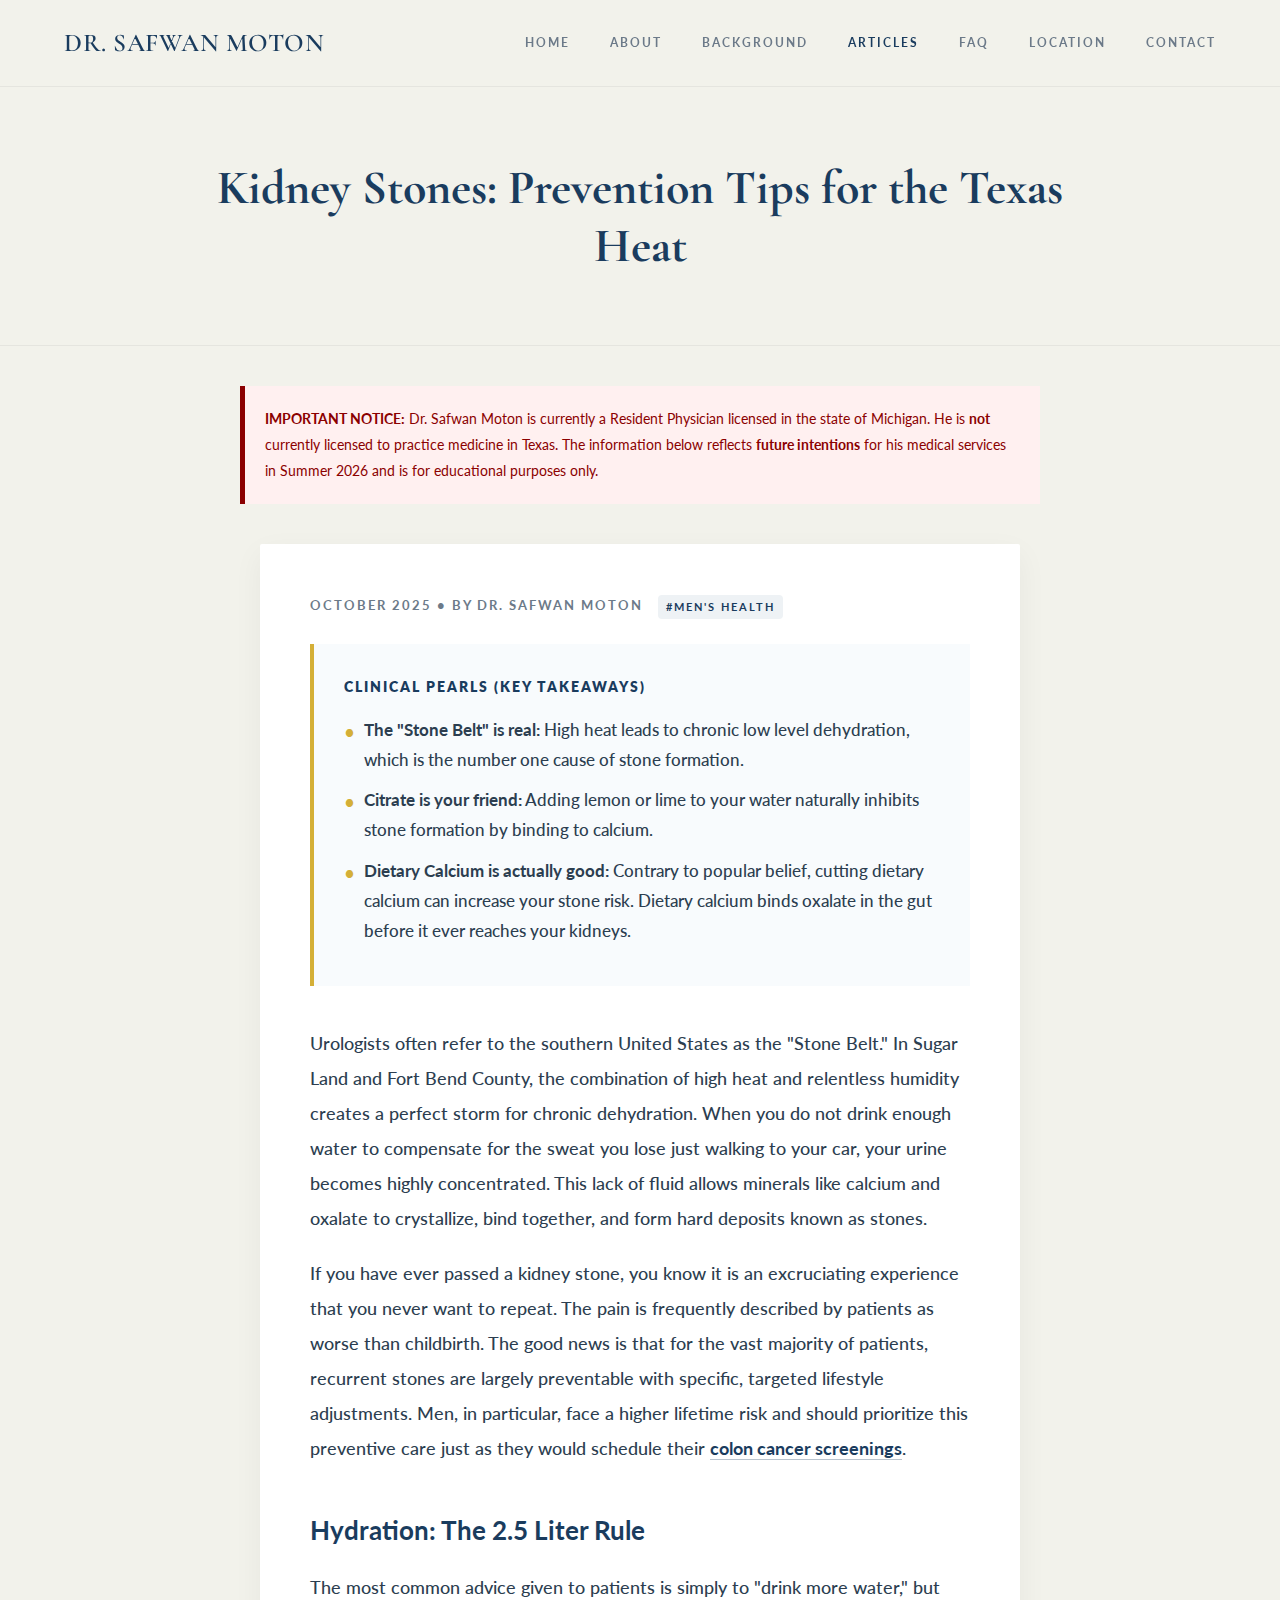
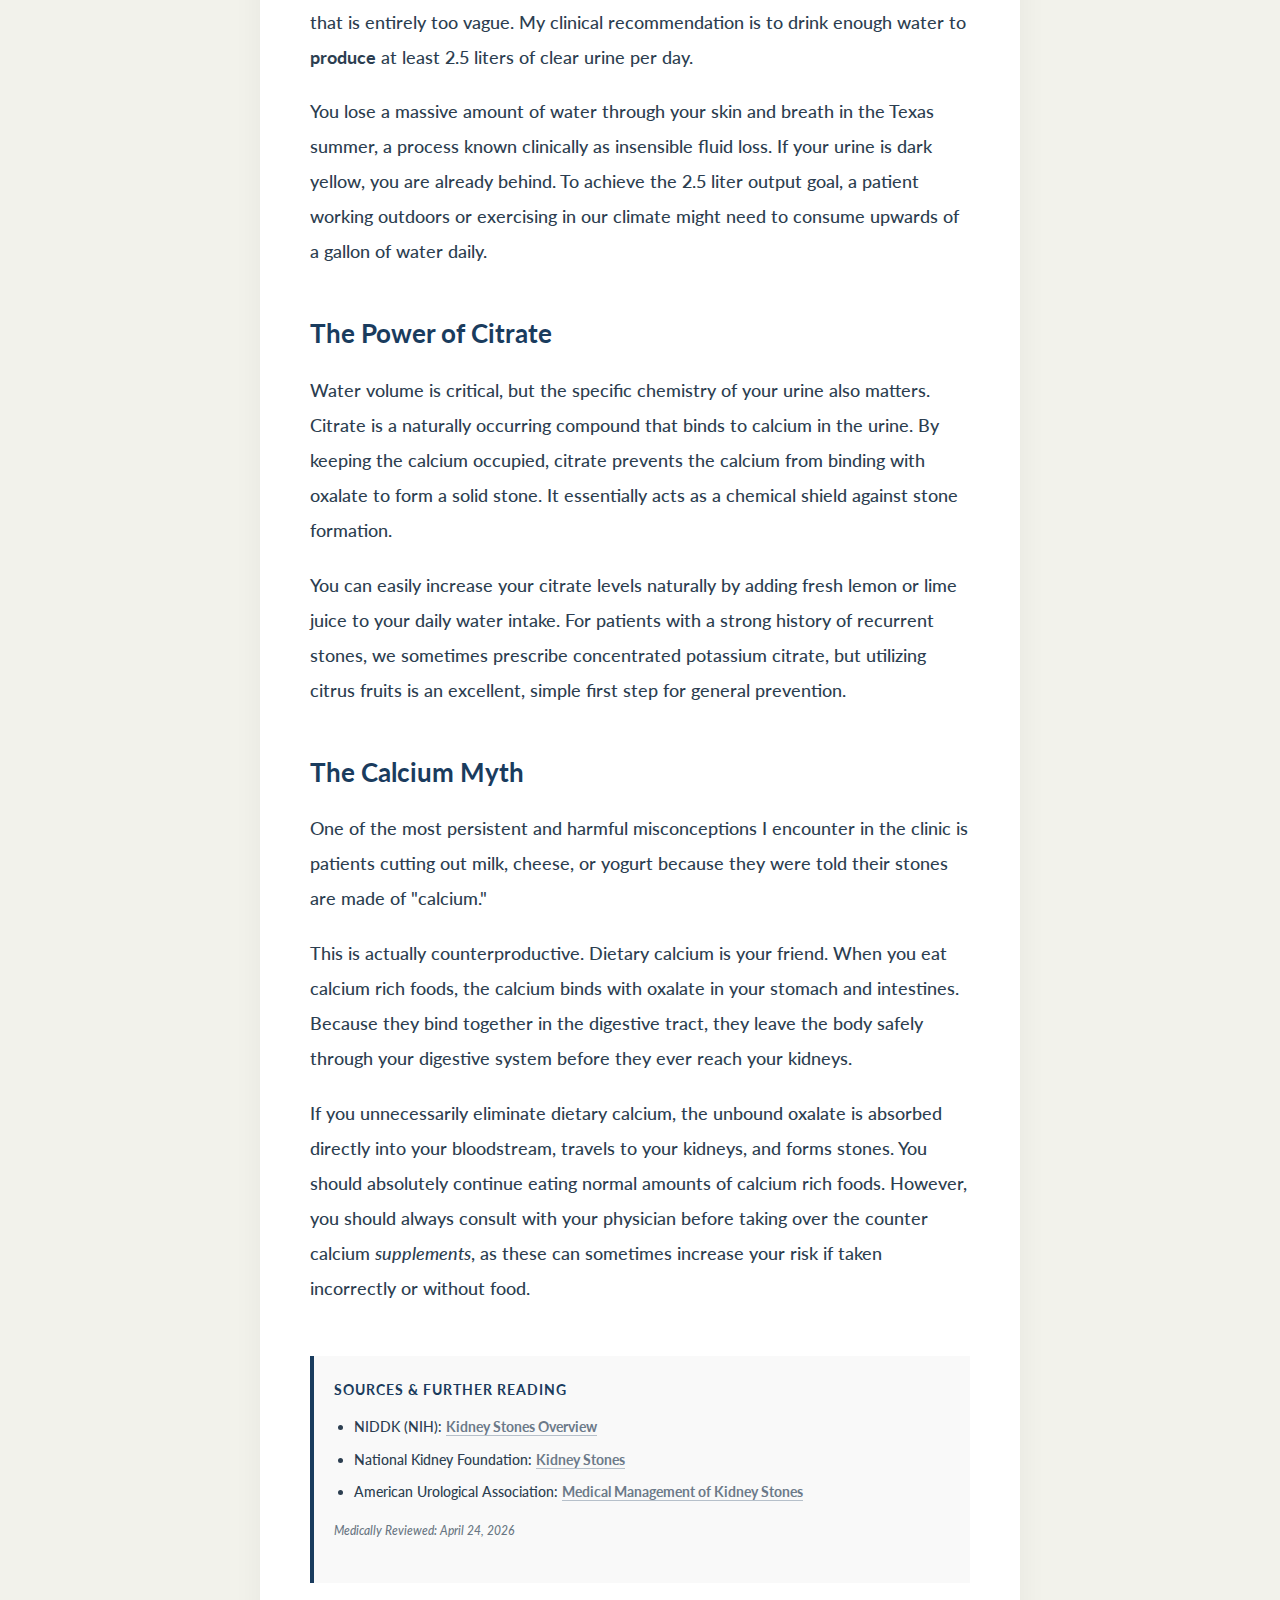
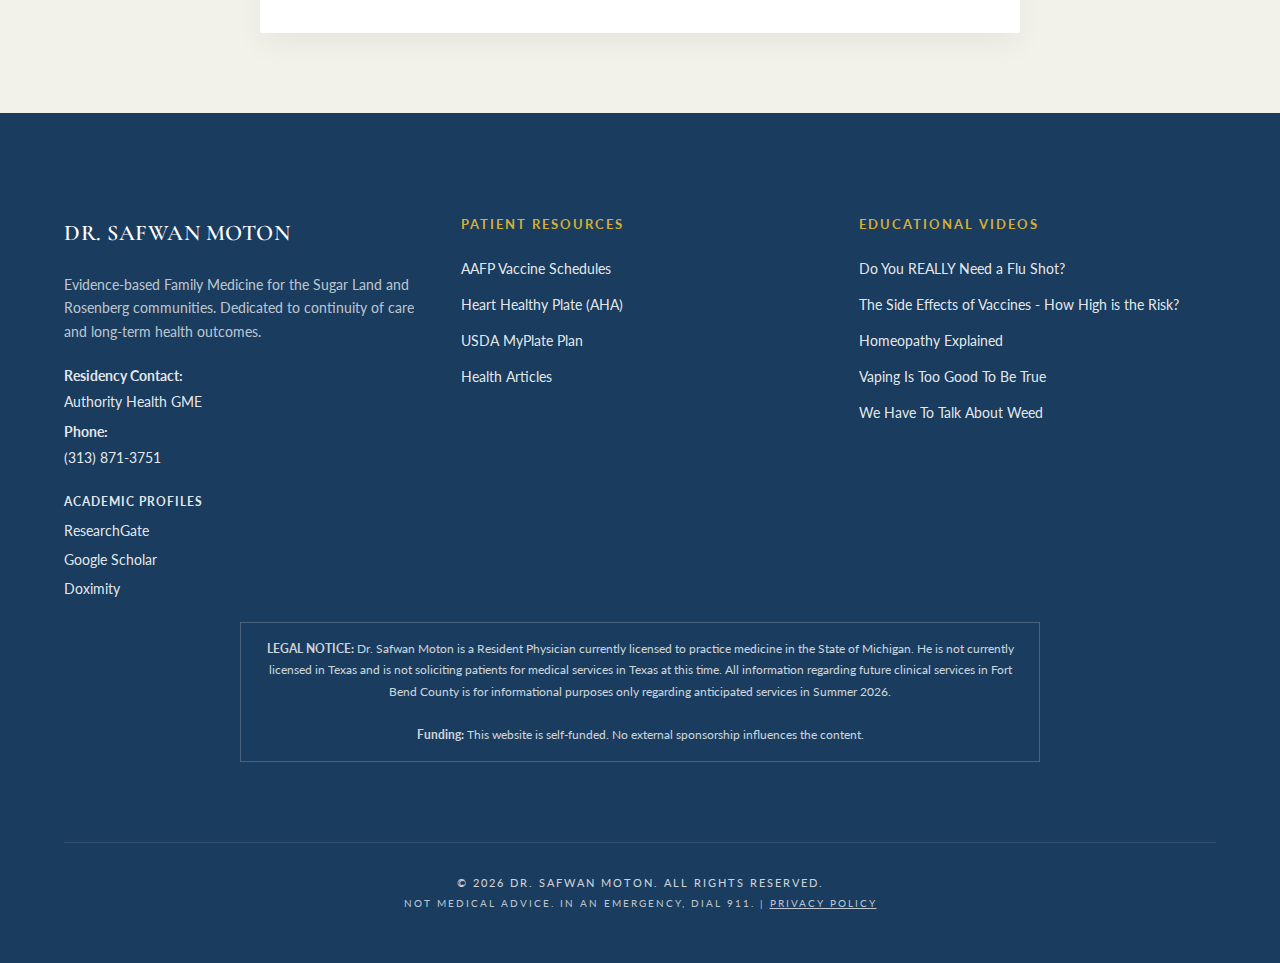
<file: kidney-stones.html>
<!DOCTYPE html>
<html lang="en">
<head>

    <script async src="https://www.googletagmanager.com/gtag/js?id=G-S06WN265PK"></script>
    <script>
      window.dataLayer = window.dataLayer || [];
      function gtag(){dataLayer.push(arguments);}
      gtag('js', new Date());
      gtag('config', 'G-S06WN265PK');
    </script>
    <meta charset="UTF-8">
    <meta name="viewport" content="width=device-width, initial-scale=1.0">
    <title>Kidney Stones: Prevention Tips for the Texas Heat | Dr. Safwan Moton</title>

    <meta name="description" content="Learn how to prevent kidney stones in the Texas heat. Dr. Safwan Moton explains the 2.5-liter rule, the importance of citrate, and the dietary calcium myth."
    />

    <link rel="canonical" href="https://drmoton.com/kidney-stones.html">
    <meta property="og:title" content="Kidney Stones: Prevention Tips for the Texas Heat">
    <meta property="og:description" content="Learn how to prevent kidney stones in the Texas heat. Dr. Safwan Moton explains the 2.5-liter rule, the importance of citrate, and the dietary calcium myth.">
    <meta property="og:image" content="https://drmoton.com/social-share.jpg">
    <meta property="og:image:width" content="1200">
    <meta property="og:image:height" content="630">
    <meta property="og:image:alt" content="Dr. Safwan Moton - Sugar Land Family Medicine">
    <meta property="og:url" content="https://drmoton.com/kidney-stones.html">
    <meta property="og:type" content="article">
    <meta name="twitter:card" content="summary_large_image">
    <meta name="twitter:title" content="Kidney Stones: Prevention Tips for the Texas Heat | Dr. Safwan Moton">
    <meta name="twitter:description" content="Learn how to prevent kidney stones in the Texas heat. Dr. Safwan Moton explains the 2.5-liter rule, the importance of citrate, and the dietary calcium myth.">
    <meta name="twitter:image" content="https://drmoton.com/social-share.jpg">
    <link rel="icon" href="favicon.ico" sizes="any">
    <link rel="apple-touch-icon" href="apple-touch-icon.png">
    
    <link rel="preconnect" href="https://fonts.googleapis.com">
    <link rel="preconnect" href="https://fonts.gstatic.com" crossorigin>
    <link href="https://fonts.googleapis.com/css2?family=Cormorant+Garamond:wght@300;400;600;700&family=Lato:wght@300;400;500;700;900&display=swap" rel="stylesheet">
    <style>
        :root {
            --primary-color: #1a3c5e;
            --accent-color: #6c7a89;
            --bg-cream: #f2f2eb;
            --bg-white: #ffffff;
            --text-dark: #2c3e50;
            --gold-accent: #D4AF37;
            --alert-red: #8B0000;

            --font-heading: 'Cormorant Garamond', serif;
            --font-body: 'Lato', sans-serif;
        }
        * { margin: 0; padding: 0; box-sizing: border-box; }
        html { scroll-behavior: smooth; }
        body {
            font-family: var(--font-body);
            color: var(--text-dark);
            line-height: 1.8;
            background-color: var(--bg-cream);
            overflow-x: hidden;
        }
        a { text-decoration: none; color: inherit; transition: 0.3s; }
        ul { list-style: none; }
        p, li { font-weight: 500; color: #2c3e50; }

        /* --- NAV --- */
        nav {
            display: flex; justify-content: space-between; align-items: center;
            padding: 20px 5%; position: fixed; width: 100%; top: 0;
            background: rgba(242, 242, 235, 0.98);
            backdrop-filter: blur(8px);
            z-index: 1000; border-bottom: 1px solid rgba(0,0,0,0.05);
        }
        .logo {
            font-family: var(--font-heading); font-size: 1.6rem; font-weight: 600;
            letter-spacing: 0.5px; color: var(--primary-color); text-transform: uppercase;
        }
        .nav-links { display: flex; gap: 40px; }
        .nav-links a {
            font-size: 0.75rem; text-transform: uppercase; letter-spacing: 2px;
            color: var(--accent-color); font-weight: 700;
        }
        .nav-links a:hover { color: var(--primary-color); }
        .mobile-menu-btn { display: none; font-size: 1.5rem; cursor: pointer; color: var(--primary-color); }

        #mobile-menu {
            display: none; position: fixed; top: 70px; left: 0; width: 100%;
            background: var(--bg-cream); box-shadow: 0 10px 20px rgba(0,0,0,0.05);
            padding: 20px 0; z-index: 999; text-align: center; border-bottom: 1px solid #eee;
        }
        #mobile-menu a {
            display: block; padding: 15px; font-size: 0.9rem; font-weight: 700;
            color: var(--primary-color); text-transform: uppercase; letter-spacing: 2px;
        }

        /* --- PAGE HEADER --- */
        .page-header {
            padding: 160px 5% 60px 5%;
            text-align: center;
            background-color: var(--bg-cream);
            border-bottom: 1px solid rgba(0,0,0,0.05);
        }
        .page-header h1 {
            font-family: var(--font-heading); font-size: 3rem; color: var(--primary-color);
            margin-bottom: 10px; max-width: 900px; margin-left: auto; margin-right: auto; line-height: 1.2;
        }

        /* --- LEGAL DISCLAIMER BOX --- */
        .legal-notice {
            background-color: #fff0f0;
            border-left: 5px solid var(--alert-red);
            padding: 20px;
            margin: 40px auto 20px auto;
            max-width: 800px;
            font-size: 0.9rem;
            color: var(--alert-red);
        }

        /* --- ARTICLE CONTENT --- */
        .article-container {
            max-width: 800px;
            margin: 0 auto;
            padding: 20px 20px 80px 20px;
        }
        .article-card {
            background: #ffffff;
            padding: 50px;
            border-radius: 2px;
            box-shadow: 0 10px 30px rgba(0,0,0,0.05);
        }
        .article-meta {
            font-size: 0.8rem; text-transform: uppercase; letter-spacing: 2px;
            color: var(--accent-color); margin-bottom: 25px; font-weight: 700;
        }
        .tag-pill {
            display: inline-block; background: #eef2f5; color: var(--primary-color);
            padding: 2px 8px; border-radius: 4px; font-size: 0.7rem; margin-left: 10px;
            vertical-align: middle;
        }
        .article-content {
            font-size: 1.15rem;
            line-height: 1.9;
            color: #2c3e50;
        }
        .article-content p { margin-bottom: 20px; }
        .article-content a {
            color: var(--primary-color);
            font-weight: 700;
            border-bottom: 1px solid rgba(26, 60, 94, 0.3);
        }
        .article-content a:hover {
            border-bottom: 2px solid var(--gold-accent);
        }
        .article-content h3 {
            font-size: 1.6rem; color: var(--primary-color);
            margin-top: 40px; margin-bottom: 15px;
        }
        
        .takeaways-box {
            background-color: #f8fbfd;
            border-left: 4px solid var(--gold-accent);
            padding: 30px;
            margin-bottom: 40px;
        }
        .takeaways-box h3 {
            font-family: var(--font-body);
            font-size: 0.9rem; text-transform: uppercase; letter-spacing: 2px;
            color: var(--primary-color); margin-bottom: 15px; font-weight: 800;
            margin-top: 0; 
        }
        .takeaways-box ul { list-style: none; padding: 0; margin-bottom: 0; }
        .takeaways-box li { position: relative; padding-left: 20px; margin-bottom: 10px; font-size: 1.05rem; }
        .takeaways-box li::before {
            content: '•'; position: absolute; left: 0; color: var(--gold-accent); font-size: 1.2rem;
        }
        
        .source-box {
            background-color: #f9f9f9;
            border-left: 4px solid var(--primary-color);
            padding: 20px;
            margin-top: 50px;
            font-size: 0.9rem;
        }
        .source-box h4 {
            font-size: 0.9rem; text-transform: uppercase; letter-spacing: 1px;
            margin-bottom: 10px; color: var(--primary-color);
        }
        .source-box ul { list-style: disc; padding-left: 20px; margin-bottom: 0; }
        .source-box li { margin-bottom: 5px; }
        .source-box a { color: var(--accent-color); font-weight: 700; }
        .source-box a:hover { color: var(--primary-color); text-decoration: underline; }

        .medical-review-tag {
            font-size: 0.75rem;
            opacity: 0.7;
            margin-top: 15px;
            font-style: italic;
        }

        /* --- FOOTER --- */
        footer { background-color: var(--primary-color); color: white; padding: 100px 5% 50px 5%; text-align: left; }
        footer h2 { font-size: 2.8rem; margin-bottom: 40px; color: white; }
        footer h3 { color:var(--gold-accent); text-transform:uppercase; letter-spacing:2px; margin-bottom:20px; font-size:0.8rem; font-weight: 700; font-family: var(--font-body); }
        footer p, footer li, footer span, footer a { color: rgba(255, 255, 255, 0.9) !important; font-weight: 400; font-size: 0.9rem; }
        footer li { margin-bottom: 10px; }

        .footer-content { display:grid; grid-template-columns: 1fr 1fr 1fr; gap:40px; max-width:1200px; margin:0 auto; }

        .copyright {
            font-size: 0.7rem; color: rgba(255, 255, 255, 0.8) !important;
            margin-top: 80px; border-top: 1px solid rgba(255,255,255,0.1); padding-top: 30px;
            letter-spacing: 2px; text-transform: uppercase; font-weight: 400; text-align: center;
        }

        .legal-footer {
            margin-top: 20px;
            font-size: 0.75rem;
            color: rgba(255, 255, 255, 0.8);
            border: 1px solid rgba(255, 255, 255, 0.2);
            padding: 15px;
            text-align: center;
            max-width: 800px;
            margin-left: auto;
            margin-right: auto;
        }

        @media (max-width: 900px) {
            .nav-links { display: none; } .mobile-menu-btn { display: block; }
            .page-header h1 { font-size: 2.2rem; }
            .article-card { padding: 30px 20px; }
            .footer-content { grid-template-columns: 1fr !important; text-align: center !important; }
            footer { text-align: center; }
        }
    </style>
</head>
<body>
    <nav>
        <div class="logo">Dr. Safwan Moton</div>
        <div class="nav-links">
            <a href="https://drmoton.com">Home</a>
            <a href="about.html">About</a>
            <a href="index.html#experience">Background</a>
            <a href="articles.html" style="color: var(--primary-color);">Articles</a>
            <a href="faq.html">FAQ</a>
            <a href="index.html#location">Location</a>
            <a href="index.html#contact">Contact</a>
        </div>
        <div class="mobile-menu-btn" onclick="toggleMenu()" aria-label="Toggle navigation menu" role="button" tabindex="0">  ☰  </div>
    </nav>
    <div id="mobile-menu">
        <a href="https://drmoton.com">Home</a>
        <a href="about.html">About</a>
        <a href="index.html#experience">Background</a>
        <a href="articles.html">Articles</a>
        <a href="faq.html">FAQ</a>
        <a href="index.html#location">Location</a>
        <a href="index.html#contact">Contact</a>
    </div>

    <header class="page-header">
        <h1>Kidney Stones: Prevention Tips for the Texas Heat</h1>
    </header>

    <div class="legal-notice">
        <strong>IMPORTANT NOTICE:</strong> Dr. Safwan Moton is currently a Resident Physician licensed in the state of Michigan.
        He is <strong>not</strong> currently licensed to practice medicine in Texas.
        The information below reflects <strong>future intentions</strong> for his medical services in Summer 2026 and is for educational purposes only.
    </div>

    <div class="article-container">
        <article class="article-card">
            <div class="article-meta">October 2025 • By Dr. Safwan Moton <span class="tag-pill">#Men's Health</span></div>
            
            <div class="takeaways-box">
                <h3>Clinical Pearls (Key Takeaways)</h3>
                <ul>
                    <li><strong>The "Stone Belt" is real:</strong> High heat leads to chronic low level dehydration, which is the number one cause of stone formation.</li>
                    <li><strong>Citrate is your friend:</strong> Adding lemon or lime to your water naturally inhibits stone formation by binding to calcium.</li>
                    <li><strong>Dietary Calcium is actually good:</strong> Contrary to popular belief, cutting dietary calcium can increase your stone risk. Dietary calcium binds oxalate in the gut before it ever reaches your kidneys.</li>
                </ul>
            </div>

            <div class="article-content">
                <p>
                    Urologists often refer to the southern United States as the "Stone Belt." In Sugar Land and Fort Bend County, the combination of high heat and relentless humidity creates a perfect storm for chronic dehydration. When you do not drink enough water to compensate for the sweat you lose just walking to your car, your urine becomes highly concentrated. This lack of fluid allows minerals like calcium and oxalate to crystallize, bind together, and form hard deposits known as stones.
                </p>
                <p>
                    If you have ever passed a kidney stone, you know it is an excruciating experience that you never want to repeat. The pain is frequently described by patients as worse than childbirth. The good news is that for the vast majority of patients, recurrent stones are largely preventable with specific, targeted lifestyle adjustments. Men, in particular, face a higher lifetime risk and should prioritize this preventive care just as they would schedule their <a href="colon-cancer.html">colon cancer screenings</a>.
                </p>

                <h3>Hydration: The 2.5 Liter Rule</h3>
                <p>
                    The most common advice given to patients is simply to "drink more water," but that is entirely too vague. My clinical recommendation is to drink enough water to <strong>produce</strong> at least 2.5 liters of clear urine per day. 
                </p>
                <p>
                    You lose a massive amount of water through your skin and breath in the Texas summer, a process known clinically as insensible fluid loss. If your urine is dark yellow, you are already behind. To achieve the 2.5 liter output goal, a patient working outdoors or exercising in our climate might need to consume upwards of a gallon of water daily.
                </p>

                <h3>The Power of Citrate</h3>
                <p>
                    Water volume is critical, but the specific chemistry of your urine also matters. Citrate is a naturally occurring compound that binds to calcium in the urine. By keeping the calcium occupied, citrate prevents the calcium from binding with oxalate to form a solid stone. It essentially acts as a chemical shield against stone formation.
                </p>
                <p>
                    You can easily increase your citrate levels naturally by adding fresh lemon or lime juice to your daily water intake. For patients with a strong history of recurrent stones, we sometimes prescribe concentrated potassium citrate, but utilizing citrus fruits is an excellent, simple first step for general prevention.
                </p>

                <h3>The Calcium Myth</h3>
                <p>
                    One of the most persistent and harmful misconceptions I encounter in the clinic is patients cutting out milk, cheese, or yogurt because they were told their stones are made of "calcium." 
                </p>
                <p>
                    This is actually counterproductive. Dietary calcium is your friend. When you eat calcium rich foods, the calcium binds with oxalate in your stomach and intestines. Because they bind together in the digestive tract, they leave the body safely through your digestive system before they ever reach your kidneys.
                </p>
                <p>
                    If you unnecessarily eliminate dietary calcium, the unbound oxalate is absorbed directly into your bloodstream, travels to your kidneys, and forms stones. You should absolutely continue eating normal amounts of calcium rich foods. However, you should always consult with your physician before taking over the counter calcium <em>supplements</em>, as these can sometimes increase your risk if taken incorrectly or without food.
                </p>

                <div class="source-box">
                    <h4>Sources & Further Reading</h4>
                    <ul>
                        <li>NIDDK (NIH): <a href="https://www.niddk.nih.gov/health-information/urologic-diseases/kidney-stones" target="_blank" rel="noopener noreferrer">Kidney Stones Overview</a></li>
                        <li>National Kidney Foundation: <a href="https://www.kidney.org/atoz/content/kidneystones" target="_blank" rel="noopener noreferrer">Kidney Stones</a></li>
                        <li>American Urological Association: <a href="https://www.auanet.org/guidelines-and-quality/guidelines/kidney-stones-medical-mangement-guideline" target="_blank" rel="noopener noreferrer">Medical Management of Kidney Stones</a></li>
                    </ul>
                    <p class="medical-review-tag">Medically Reviewed: April 24, 2026</p>
                </div>
            </div>
        </article>
    </div>

    <footer id="contact">
        <div class="footer-content">
            <div>
                <div class="logo" style="color:white; margin-bottom:20px; font-size:1.4rem;">Dr. Safwan Moton</div>
                <p style="font-size:0.9rem; opacity:0.8; line-height:1.6;">
                    Evidence-based Family Medicine for the Sugar Land and Rosenberg communities.
                    Dedicated to continuity of care and long-term health outcomes.
                </p>
                <div style="margin-top:20px;">
                    <p style="margin-bottom:5px;"><strong>Residency Contact:</strong><br>Authority Health GME</p>
                    <p><strong>Phone:</strong><br><a href="tel:+13138713751" style="color:white; text-decoration:none;">(313) 871-3751</a></p>
                </div>
                <div style="margin-top:20px;">
                    <p style="margin-bottom:5px; font-weight:700; color:#D4AF37; text-transform:uppercase; letter-spacing:1px; font-size:0.75rem;">Academic Profiles</p>
                    <p style="margin-bottom:3px;"><a href="https://www.researchgate.net/profile/Safwan-Moton" target="_blank" rel="noopener noreferrer">ResearchGate</a></p>
                    <p style="margin-bottom:3px;"><a href="https://scholar.google.com/citations?hl=en&user=4uD3_SIAAAAJ" target="_blank" rel="noopener noreferrer">Google Scholar</a></p>
                    <p><a href="https://www.doximity.com/pub/safwan-moton-do" target="_blank" rel="noopener noreferrer">Doximity</a></p>
                </div>
            </div>
            <div>
                <h3>Patient Resources</h3>
                <ul>
                    <li><a href="https://www.aafp.org/family-physician/patient-care/prevention-wellness/immunizations-vaccines/immunization-schedules.html" target="_blank" rel="noopener noreferrer">AAFP Vaccine Schedules</a></li>
                    <li><a href="https://www.heart.org/en/-/media/Healthy-Living-Files/Infographics/Deliciously_Balanced_Plate_Infographic.pdf?sc_lang=en" target="_blank" rel="noopener noreferrer">Heart Healthy Plate (AHA)</a></li>
                    <li><a href="https://www.myplate.gov/myplate-plan" target="_blank" rel="noopener noreferrer">USDA MyPlate Plan</a></li>
                    <li><a href="articles.html">Health Articles</a></li>
                </ul>
            </div>
            <div>
                <h3>Educational Videos</h3>
                <ul>
                    <li><a href="https://www.youtube.com/watch?v=uOHG0u-WKXM" target="_blank" rel="noopener noreferrer">Do You REALLY Need a Flu Shot?</a></li>
                    <li><a href="https://www.youtube.com/watch?v=zBkVCpbNnkU" target="_blank" rel="noopener noreferrer">The Side Effects of Vaccines - How High is the Risk?</a></li>
                    <li><a href="https://www.youtube.com/watch?v=8HslUzw35mc" target="_blank" rel="noopener noreferrer">Homeopathy Explained</a></li>
                    <li><a href="https://www.youtube.com/watch?v=cHEOsKddURQ" target="_blank" rel="noopener noreferrer">Vaping Is Too Good To Be True</a></li>
                    <li><a href="https://youtu.be/qBRaI0ZeAf8?si=SGF3cr9YMF5dyxiD" target="_blank" rel="noopener noreferrer">We Have To Talk About Weed</a></li>
                </ul>
            </div>
        </div>
        <div class="legal-footer">
            <strong>LEGAL NOTICE:</strong> Dr. Safwan Moton is a Resident Physician currently licensed to practice medicine in the State of Michigan.
            He is not currently licensed in Texas and is not soliciting patients for medical services in Texas at this time.
            All information regarding future clinical services in Fort Bend County is for informational purposes only regarding anticipated services in Summer 2026.
            <br><br>
            <strong>Funding:</strong> This website is self-funded. No external sponsorship influences the content.
        </div>
        <div class="copyright">
            © 2026 Dr. Safwan Moton. All Rights Reserved. <br>
            <span style="font-size:0.6rem; opacity:0.8;">
                Not medical advice. In an emergency, dial 911. |
                <a href="privacy.html" style="color:inherit; text-decoration:underline; font-size:inherit;">Privacy Policy</a>
            </span>
        </div>
    </footer>
    <script>
        function toggleMenu() {
            const menu = document.getElementById('mobile-menu');
            menu.style.display = (menu.style.display === 'block') ? 'none' : 'block';
        }
    </script>
    <script type="application/ld+json">
    {
      "@context": "https://schema.org",
      "@graph": [
        {
          "@type": "BreadcrumbList",
          "itemListElement": [{
            "@type": "ListItem",
            "position": 1,
            "name": "Home",
            "item": "https://drmoton.com"
          },{
            "@type": "ListItem",
            "position": 2,
            "name": "Medical Articles",
            "item": "https://drmoton.com/articles.html"
          },{
            "@type": "ListItem",
            "position": 3,
            "name": "Kidney Stones: Prevention Tips for the Texas Heat",
            "item": "https://drmoton.com/kidney-stones.html"
          }]
        },
        {
          "@type": "MedicalScholarlyArticle",
          "headline": "Kidney Stones: Prevention Tips for the Texas Heat",
          "datePublished": "2025-10-01",
          "dateModified": "2026-04-24",
          "author": {
            "@type": "Physician",
            "name": "Dr. Safwan Moton",
            "url": "https://drmoton.com/about.html"
          },
          "reviewedBy": {
            "@type": "Physician",
            "name": "Dr. Safwan Moton"
          },
          "publisher": {
            "@type": "Organization",
            "name": "Sugar Land Family Medicine"
          }
        }
      ]
    }
    </script>
</body>
</html>
</file>
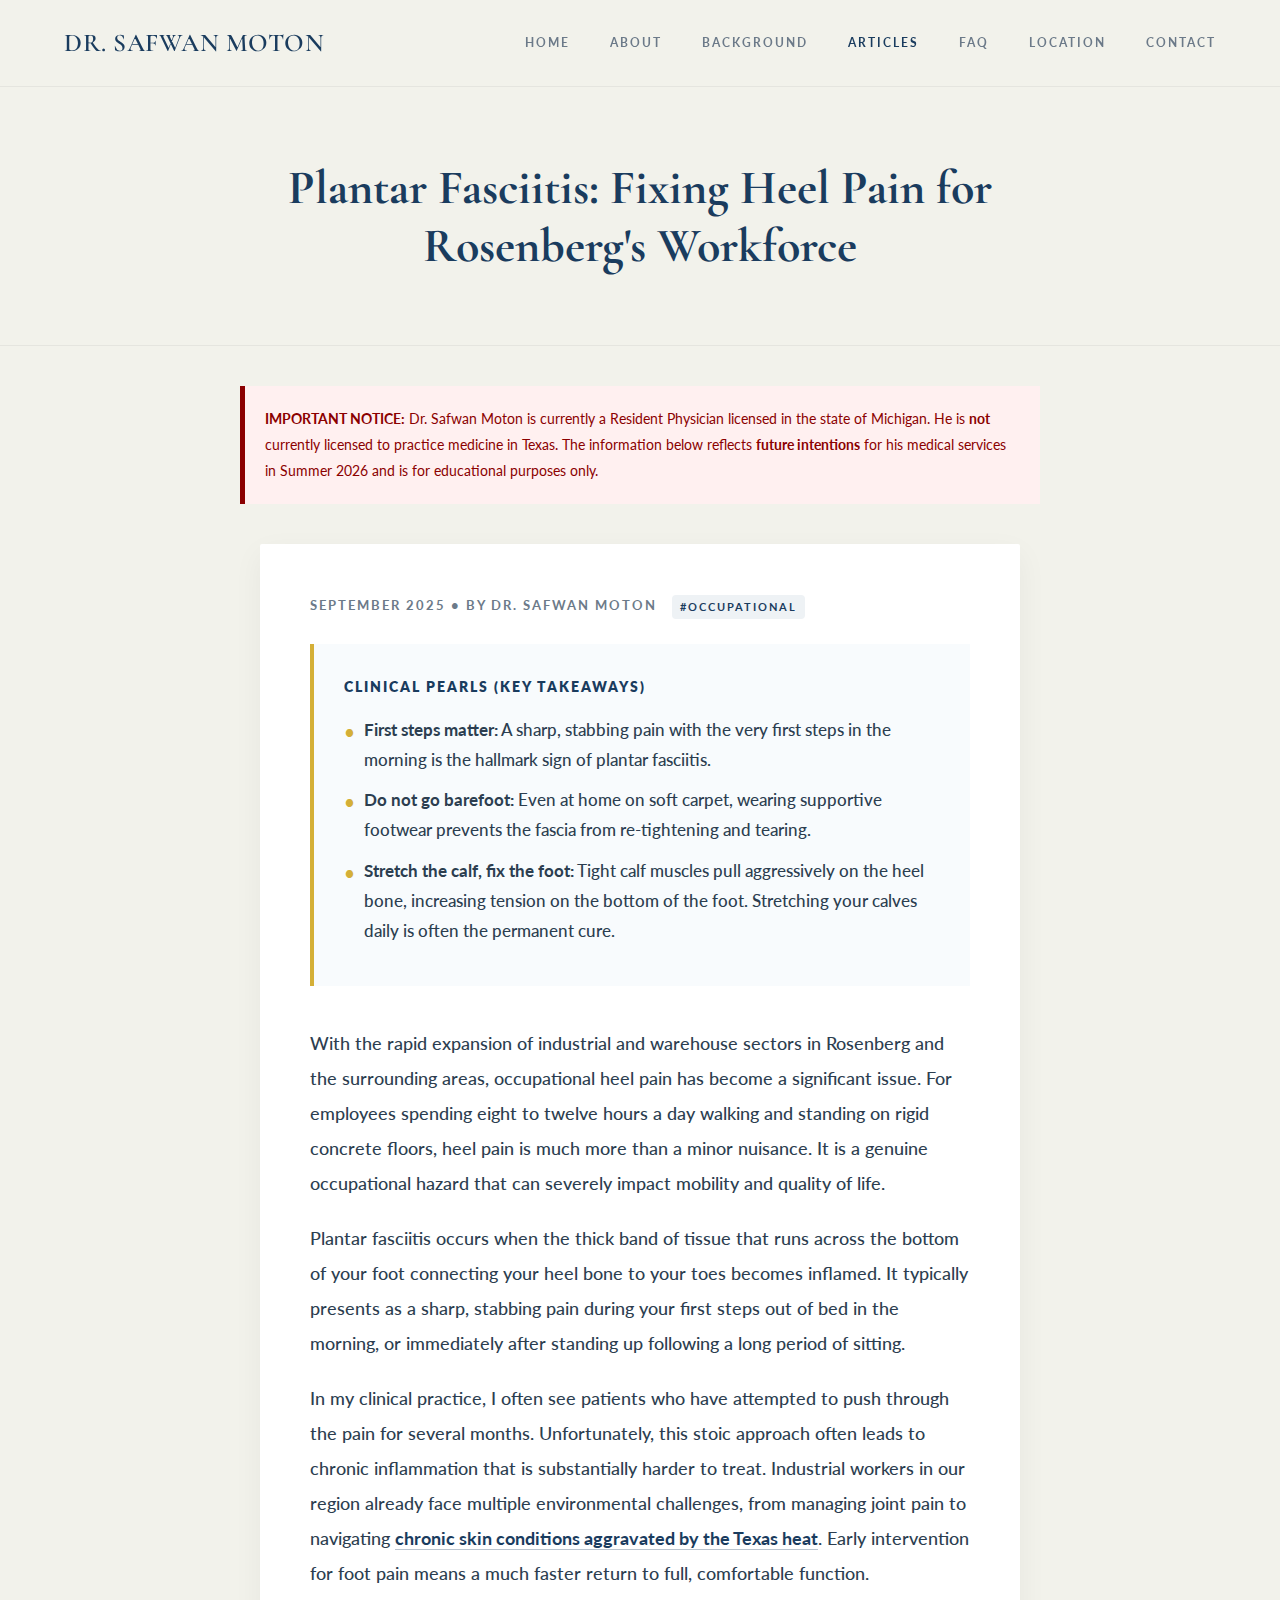
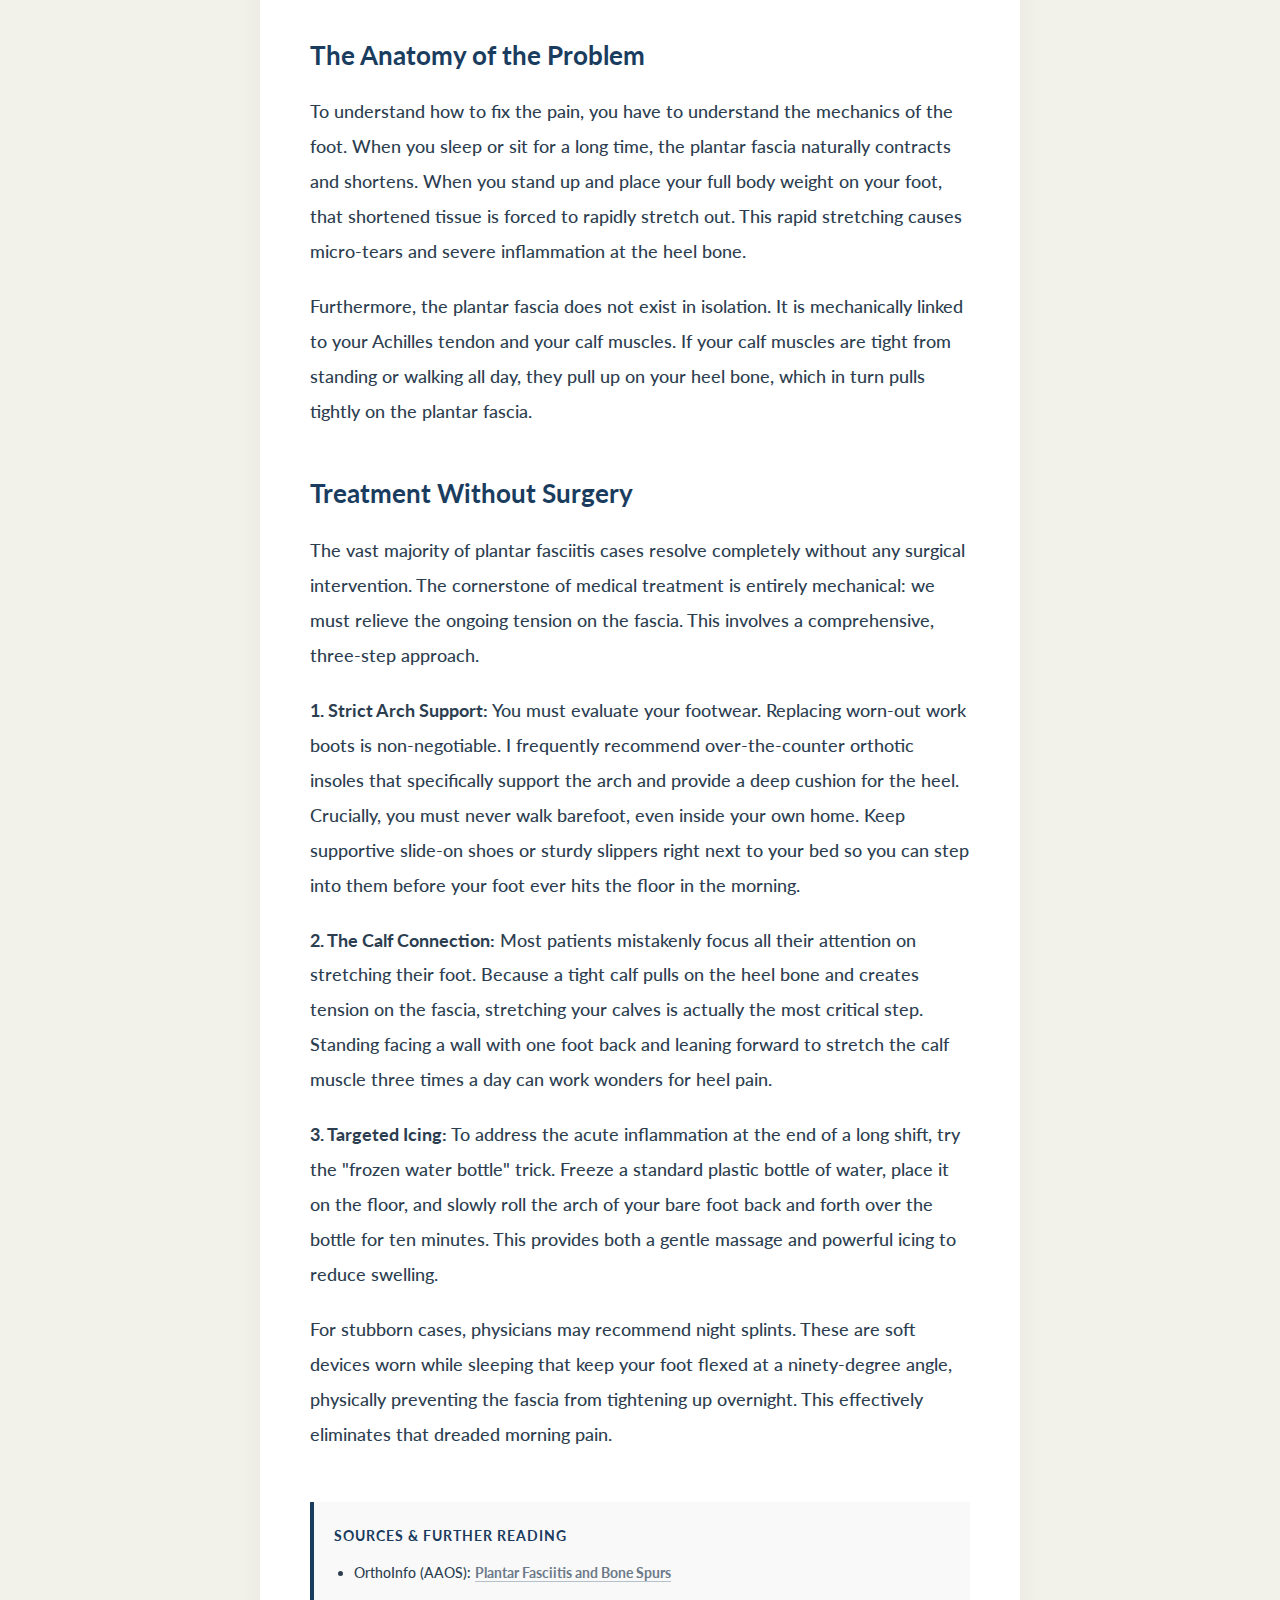
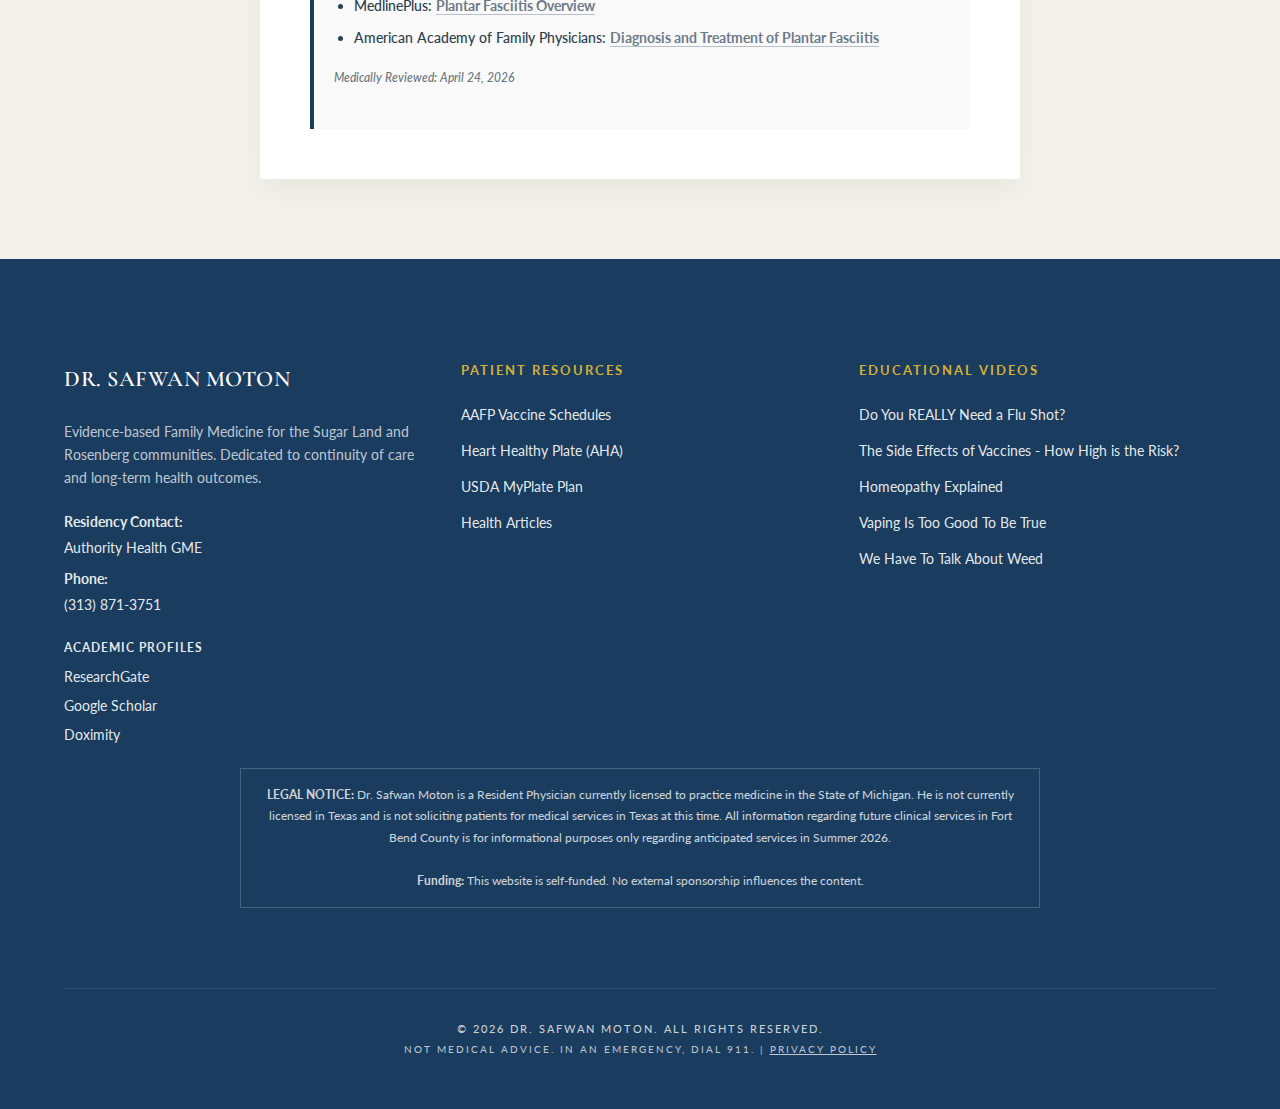
<file: plantar-fasciitis.html>
<!DOCTYPE html>
<html lang="en">
<head>

    <script async src="https://www.googletagmanager.com/gtag/js?id=G-S06WN265PK"></script>
    <script>
      window.dataLayer = window.dataLayer || [];
      function gtag(){dataLayer.push(arguments);}
      gtag('js', new Date());
      gtag('config', 'G-S06WN265PK');
    </script>
    <meta charset="UTF-8">
    <meta name="viewport" content="width=device-width, initial-scale=1.0">
    <title>Plantar Fasciitis: Fixing Heel Pain for Rosenberg's Workforce | Dr. Safwan Moton</title>

    <meta name="description" content="Medical advice for treating plantar fasciitis and heel pain without surgery. Occupational health insights for Rosenberg and Fort Bend County workers."
    />

    <link rel="canonical" href="https://drmoton.com/plantar-fasciitis.html">
    <meta property="og:title" content="Plantar Fasciitis: Fixing Heel Pain for Rosenberg's Workforce">
    <meta property="og:description" content="Medical advice for treating plantar fasciitis and heel pain without surgery. Occupational health insights for Rosenberg and Fort Bend County workers.">
    <meta property="og:image" content="https://drmoton.com/social-share.jpg">
    <meta property="og:image:width" content="1200">
    <meta property="og:image:height" content="630">
    <meta property="og:image:alt" content="Dr. Safwan Moton - Sugar Land Family Medicine">
    <meta property="og:url" content="https://drmoton.com/plantar-fasciitis.html">
    <meta property="og:type" content="article">
    <meta name="twitter:card" content="summary_large_image">
    <meta name="twitter:title" content="Plantar Fasciitis: Fixing Heel Pain for Rosenberg's Workforce | Dr. Safwan Moton">
    <meta name="twitter:description" content="Medical advice for treating plantar fasciitis and heel pain without surgery. Occupational health insights for Rosenberg and Fort Bend County workers.">
    <meta name="twitter:image" content="https://drmoton.com/social-share.jpg">
    <link rel="icon" href="favicon.ico" sizes="any">
    <link rel="apple-touch-icon" href="apple-touch-icon.png">
    
    <link rel="preconnect" href="https://fonts.googleapis.com">
    <link rel="preconnect" href="https://fonts.gstatic.com" crossorigin>
    <link href="https://fonts.googleapis.com/css2?family=Cormorant+Garamond:wght@300;400;600;700&family=Lato:wght@300;400;500;700;900&display=swap" rel="stylesheet">
    <style>
        :root {
            --primary-color: #1a3c5e;
            --accent-color: #6c7a89;
            --bg-cream: #f2f2eb;
            --bg-white: #ffffff;
            --text-dark: #2c3e50;
            --gold-accent: #D4AF37;
            --alert-red: #8B0000;

            --font-heading: 'Cormorant Garamond', serif;
            --font-body: 'Lato', sans-serif;
        }
        * { margin: 0; padding: 0; box-sizing: border-box; }
        html { scroll-behavior: smooth; }
        body {
            font-family: var(--font-body);
            color: var(--text-dark);
            line-height: 1.8;
            background-color: var(--bg-cream);
            overflow-x: hidden;
        }
        a { text-decoration: none; color: inherit; transition: 0.3s; }
        ul { list-style: none; }
        p, li { font-weight: 500; color: #2c3e50; }

        /* --- NAV --- */
        nav {
            display: flex; justify-content: space-between; align-items: center;
            padding: 20px 5%; position: fixed; width: 100%; top: 0;
            background: rgba(242, 242, 235, 0.98);
            backdrop-filter: blur(8px);
            z-index: 1000; border-bottom: 1px solid rgba(0,0,0,0.05);
        }
        .logo {
            font-family: var(--font-heading); font-size: 1.6rem; font-weight: 600;
            letter-spacing: 0.5px; color: var(--primary-color); text-transform: uppercase;
        }
        .nav-links { display: flex; gap: 40px; }
        .nav-links a {
            font-size: 0.75rem; text-transform: uppercase; letter-spacing: 2px;
            color: var(--accent-color); font-weight: 700;
        }
        .nav-links a:hover { color: var(--primary-color); }
        .mobile-menu-btn { display: none; font-size: 1.5rem; cursor: pointer; color: var(--primary-color); }

        #mobile-menu {
            display: none; position: fixed; top: 70px; left: 0; width: 100%;
            background: var(--bg-cream); box-shadow: 0 10px 20px rgba(0,0,0,0.05);
            padding: 20px 0; z-index: 999; text-align: center; border-bottom: 1px solid #eee;
        }
        #mobile-menu a {
            display: block; padding: 15px; font-size: 0.9rem; font-weight: 700;
            color: var(--primary-color); text-transform: uppercase; letter-spacing: 2px;
        }

        /* --- PAGE HEADER --- */
        .page-header {
            padding: 160px 5% 60px 5%;
            text-align: center;
            background-color: var(--bg-cream);
            border-bottom: 1px solid rgba(0,0,0,0.05);
        }
        .page-header h1 {
            font-family: var(--font-heading); font-size: 3rem; color: var(--primary-color);
            margin-bottom: 10px; max-width: 900px; margin-left: auto; margin-right: auto; line-height: 1.2;
        }

        /* --- LEGAL DISCLAIMER BOX --- */
        .legal-notice {
            background-color: #fff0f0;
            border-left: 5px solid var(--alert-red);
            padding: 20px;
            margin: 40px auto 20px auto;
            max-width: 800px;
            font-size: 0.9rem;
            color: var(--alert-red);
        }

        /* --- ARTICLE CONTENT --- */
        .article-container {
            max-width: 800px;
            margin: 0 auto;
            padding: 20px 20px 80px 20px;
        }
        .article-card {
            background: #ffffff;
            padding: 50px;
            border-radius: 2px;
            box-shadow: 0 10px 30px rgba(0,0,0,0.05);
        }
        .article-meta {
            font-size: 0.8rem; text-transform: uppercase; letter-spacing: 2px;
            color: var(--accent-color); margin-bottom: 25px; font-weight: 700;
        }
        .tag-pill {
            display: inline-block; background: #eef2f5; color: var(--primary-color);
            padding: 2px 8px; border-radius: 4px; font-size: 0.7rem; margin-left: 10px;
            vertical-align: middle;
        }
        .article-content {
            font-size: 1.15rem;
            line-height: 1.9;
            color: #2c3e50;
        }
        .article-content p { margin-bottom: 20px; }
        .article-content a {
            color: var(--primary-color);
            font-weight: 700;
            border-bottom: 1px solid rgba(26, 60, 94, 0.3);
        }
        .article-content a:hover {
            border-bottom: 2px solid var(--gold-accent);
        }
        .article-content h3 {
            font-size: 1.6rem; color: var(--primary-color);
            margin-top: 40px; margin-bottom: 15px;
        }
        
        .takeaways-box {
            background-color: #f8fbfd;
            border-left: 4px solid var(--gold-accent);
            padding: 30px;
            margin-bottom: 40px;
        }
        .takeaways-box h3 {
            font-family: var(--font-body);
            font-size: 0.9rem; text-transform: uppercase; letter-spacing: 2px;
            color: var(--primary-color); margin-bottom: 15px; font-weight: 800;
            margin-top: 0; 
        }
        .takeaways-box ul { list-style: none; padding: 0; margin-bottom: 0; }
        .takeaways-box li { position: relative; padding-left: 20px; margin-bottom: 10px; font-size: 1.05rem; }
        .takeaways-box li::before {
            content: '•'; position: absolute; left: 0; color: var(--gold-accent); font-size: 1.2rem;
        }
        
        .source-box {
            background-color: #f9f9f9;
            border-left: 4px solid var(--primary-color);
            padding: 20px;
            margin-top: 50px;
            font-size: 0.9rem;
        }
        .source-box h4 {
            font-size: 0.9rem; text-transform: uppercase; letter-spacing: 1px;
            margin-bottom: 10px; color: var(--primary-color);
        }
        .source-box ul { list-style: disc; padding-left: 20px; margin-bottom: 0; }
        .source-box li { margin-bottom: 5px; }
        .source-box a { color: var(--accent-color); font-weight: 700; }
        .source-box a:hover { color: var(--primary-color); text-decoration: underline; }

        .medical-review-tag {
            font-size: 0.75rem;
            opacity: 0.7;
            margin-top: 15px;
            font-style: italic;
        }

        /* --- FOOTER --- */
        footer { background-color: var(--primary-color); color: white; padding: 100px 5% 50px 5%; text-align: left; }
        footer h2 { font-size: 2.8rem; margin-bottom: 40px; color: white; }
        footer h3 { color:var(--gold-accent); text-transform:uppercase; letter-spacing:2px; margin-bottom:20px; font-size:0.8rem; font-weight: 700; font-family: var(--font-body); }
        footer p, footer li, footer span, footer a { color: rgba(255, 255, 255, 0.9) !important; font-weight: 400; font-size: 0.9rem; }
        footer li { margin-bottom: 10px; }

        .footer-content { display:grid; grid-template-columns: 1fr 1fr 1fr; gap:40px; max-width:1200px; margin:0 auto; }

        .copyright {
            font-size: 0.7rem; color: rgba(255, 255, 255, 0.8) !important;
            margin-top: 80px; border-top: 1px solid rgba(255,255,255,0.1); padding-top: 30px;
            letter-spacing: 2px; text-transform: uppercase; font-weight: 400; text-align: center;
        }

        .legal-footer {
            margin-top: 20px;
            font-size: 0.75rem;
            color: rgba(255, 255, 255, 0.8);
            border: 1px solid rgba(255, 255, 255, 0.2);
            padding: 15px;
            text-align: center;
            max-width: 800px;
            margin-left: auto;
            margin-right: auto;
        }

        @media (max-width: 900px) {
            .nav-links { display: none; } .mobile-menu-btn { display: block; }
            .page-header h1 { font-size: 2.2rem; }
            .article-card { padding: 30px 20px; }
            .footer-content { grid-template-columns: 1fr !important; text-align: center !important; }
            footer { text-align: center; }
        }
    </style>
</head>
<body>
    <nav>
        <div class="logo">Dr. Safwan Moton</div>
        <div class="nav-links">
            <a href="https://drmoton.com">Home</a>
            <a href="about.html">About</a>
            <a href="index.html#experience">Background</a>
            <a href="articles.html" style="color: var(--primary-color);">Articles</a>
            <a href="faq.html">FAQ</a>
            <a href="index.html#location">Location</a>
            <a href="index.html#contact">Contact</a>
        </div>
        <div class="mobile-menu-btn" onclick="toggleMenu()" aria-label="Toggle navigation menu" role="button" tabindex="0">  ☰  </div>
    </nav>
    <div id="mobile-menu">
        <a href="https://drmoton.com">Home</a>
        <a href="about.html">About</a>
        <a href="index.html#experience">Background</a>
        <a href="articles.html">Articles</a>
        <a href="faq.html">FAQ</a>
        <a href="index.html#location">Location</a>
        <a href="index.html#contact">Contact</a>
    </div>

    <header class="page-header">
        <h1>Plantar Fasciitis: Fixing Heel Pain for Rosenberg's Workforce</h1>
    </header>

    <div class="legal-notice">
        <strong>IMPORTANT NOTICE:</strong> Dr. Safwan Moton is currently a Resident Physician licensed in the state of Michigan.
        He is <strong>not</strong> currently licensed to practice medicine in Texas.
        The information below reflects <strong>future intentions</strong> for his medical services in Summer 2026 and is for educational purposes only.
    </div>

    <div class="article-container">
        <article class="article-card">
            <div class="article-meta">September 2025 • By Dr. Safwan Moton <span class="tag-pill">#Occupational</span></div>
            
            <div class="takeaways-box">
                <h3>Clinical Pearls (Key Takeaways)</h3>
                <ul>
                    <li><strong>First steps matter:</strong> A sharp, stabbing pain with the very first steps in the morning is the hallmark sign of plantar fasciitis.</li>
                    <li><strong>Do not go barefoot:</strong> Even at home on soft carpet, wearing supportive footwear prevents the fascia from re-tightening and tearing.</li>
                    <li><strong>Stretch the calf, fix the foot:</strong> Tight calf muscles pull aggressively on the heel bone, increasing tension on the bottom of the foot. Stretching your calves daily is often the permanent cure.</li>
                </ul>
            </div>

            <div class="article-content">
                <p>
                    With the rapid expansion of industrial and warehouse sectors in Rosenberg and the surrounding areas, occupational heel pain has become a significant issue. For employees spending eight to twelve hours a day walking and standing on rigid concrete floors, heel pain is much more than a minor nuisance. It is a genuine occupational hazard that can severely impact mobility and quality of life.
                </p>
                <p>
                    Plantar fasciitis occurs when the thick band of tissue that runs across the bottom of your foot connecting your heel bone to your toes becomes inflamed. It typically presents as a sharp, stabbing pain during your first steps out of bed in the morning, or immediately after standing up following a long period of sitting.
                </p>
                <p>
                    In my clinical practice, I often see patients who have attempted to push through the pain for several months. Unfortunately, this stoic approach often leads to chronic inflammation that is substantially harder to treat. Industrial workers in our region already face multiple environmental challenges, from managing joint pain to navigating <a href="eczema.html">chronic skin conditions aggravated by the Texas heat</a>. Early intervention for foot pain means a much faster return to full, comfortable function.
                </p>

                <h3>The Anatomy of the Problem</h3>
                <p>
                    To understand how to fix the pain, you have to understand the mechanics of the foot. When you sleep or sit for a long time, the plantar fascia naturally contracts and shortens. When you stand up and place your full body weight on your foot, that shortened tissue is forced to rapidly stretch out. This rapid stretching causes micro-tears and severe inflammation at the heel bone. 
                </p>
                <p>
                    Furthermore, the plantar fascia does not exist in isolation. It is mechanically linked to your Achilles tendon and your calf muscles. If your calf muscles are tight from standing or walking all day, they pull up on your heel bone, which in turn pulls tightly on the plantar fascia.
                </p>

                <h3>Treatment Without Surgery</h3>
                <p>
                    The vast majority of plantar fasciitis cases resolve completely without any surgical intervention. The cornerstone of medical treatment is entirely mechanical: we must relieve the ongoing tension on the fascia. This involves a comprehensive, three-step approach.
                </p>
                <p>
                    <strong>1. Strict Arch Support:</strong> You must evaluate your footwear. Replacing worn-out work boots is non-negotiable. I frequently recommend over-the-counter orthotic insoles that specifically support the arch and provide a deep cushion for the heel. Crucially, you must never walk barefoot, even inside your own home. Keep supportive slide-on shoes or sturdy slippers right next to your bed so you can step into them before your foot ever hits the floor in the morning.
                </p>
                <p>
                    <strong>2. The Calf Connection:</strong> Most patients mistakenly focus all their attention on stretching their foot. Because a tight calf pulls on the heel bone and creates tension on the fascia, stretching your calves is actually the most critical step. Standing facing a wall with one foot back and leaning forward to stretch the calf muscle three times a day can work wonders for heel pain.
                </p>
                <p>
                    <strong>3. Targeted Icing:</strong> To address the acute inflammation at the end of a long shift, try the "frozen water bottle" trick. Freeze a standard plastic bottle of water, place it on the floor, and slowly roll the arch of your bare foot back and forth over the bottle for ten minutes. This provides both a gentle massage and powerful icing to reduce swelling.
                </p>
                <p>
                    For stubborn cases, physicians may recommend night splints. These are soft devices worn while sleeping that keep your foot flexed at a ninety-degree angle, physically preventing the fascia from tightening up overnight. This effectively eliminates that dreaded morning pain.
                </p>

                <div class="source-box">
                    <h4>Sources & Further Reading</h4>
                    <ul>
                        <li>OrthoInfo (AAOS): <a href="https://orthoinfo.aaos.org/en/diseases--conditions/plantar-fasciitis-and-bone-spurs" target="_blank" rel="noopener noreferrer">Plantar Fasciitis and Bone Spurs</a></li>
                        <li>MedlinePlus: <a href="https://medlineplus.gov/ency/article/007021.htm" target="_blank" rel="noopener noreferrer">Plantar Fasciitis Overview</a></li>
                        <li>American Academy of Family Physicians: <a href="https://www.aafp.org/pubs/afp/issues/2019/0615/p744.html" target="_blank" rel="noopener noreferrer">Diagnosis and Treatment of Plantar Fasciitis</a></li>
                    </ul>
                    <p class="medical-review-tag">Medically Reviewed: April 24, 2026</p>
                </div>
            </div>
        </article>
    </div>

    <footer id="contact">
        <div class="footer-content">
            <div>
                <div class="logo" style="color:white; margin-bottom:20px; font-size:1.4rem;">Dr. Safwan Moton</div>
                <p style="font-size:0.9rem; opacity:0.8; line-height:1.6;">
                    Evidence-based Family Medicine for the Sugar Land and Rosenberg communities.
                    Dedicated to continuity of care and long-term health outcomes.
                </p>
                <div style="margin-top:20px;">
                    <p style="margin-bottom:5px;"><strong>Residency Contact:</strong><br>Authority Health GME</p>
                    <p><strong>Phone:</strong><br><a href="tel:+13138713751" style="color:white; text-decoration:none;">(313) 871-3751</a></p>
                </div>
                <div style="margin-top:20px;">
                    <p style="margin-bottom:5px; font-weight:700; color:#D4AF37; text-transform:uppercase; letter-spacing:1px; font-size:0.75rem;">Academic Profiles</p>
                    <p style="margin-bottom:3px;"><a href="https://www.researchgate.net/profile/Safwan-Moton" target="_blank" rel="noopener noreferrer">ResearchGate</a></p>
                    <p style="margin-bottom:3px;"><a href="https://scholar.google.com/citations?hl=en&user=4uD3_SIAAAAJ" target="_blank" rel="noopener noreferrer">Google Scholar</a></p>
                    <p><a href="https://www.doximity.com/pub/safwan-moton-do" target="_blank" rel="noopener noreferrer">Doximity</a></p>
                </div>
            </div>
            <div>
                <h3>Patient Resources</h3>
                <ul>
                    <li><a href="https://www.aafp.org/family-physician/patient-care/prevention-wellness/immunizations-vaccines/immunization-schedules.html" target="_blank" rel="noopener noreferrer">AAFP Vaccine Schedules</a></li>
                    <li><a href="https://www.heart.org/en/-/media/Healthy-Living-Files/Infographics/Deliciously_Balanced_Plate_Infographic.pdf?sc_lang=en" target="_blank" rel="noopener noreferrer">Heart Healthy Plate (AHA)</a></li>
                    <li><a href="https://www.myplate.gov/myplate-plan" target="_blank" rel="noopener noreferrer">USDA MyPlate Plan</a></li>
                    <li><a href="articles.html">Health Articles</a></li>
                </ul>
            </div>
            <div>
                <h3>Educational Videos</h3>
                <ul>
                    <li><a href="https://www.youtube.com/watch?v=uOHG0u-WKXM" target="_blank" rel="noopener noreferrer">Do You REALLY Need a Flu Shot?</a></li>
                    <li><a href="https://www.youtube.com/watch?v=zBkVCpbNnkU" target="_blank" rel="noopener noreferrer">The Side Effects of Vaccines - How High is the Risk?</a></li>
                    <li><a href="https://www.youtube.com/watch?v=8HslUzw35mc" target="_blank" rel="noopener noreferrer">Homeopathy Explained</a></li>
                    <li><a href="https://www.youtube.com/watch?v=cHEOsKddURQ" target="_blank" rel="noopener noreferrer">Vaping Is Too Good To Be True</a></li>
                    <li><a href="https://youtu.be/qBRaI0ZeAf8?si=SGF3cr9YMF5dyxiD" target="_blank" rel="noopener noreferrer">We Have To Talk About Weed</a></li>
                </ul>
            </div>
        </div>
        <div class="legal-footer">
            <strong>LEGAL NOTICE:</strong> Dr. Safwan Moton is a Resident Physician currently licensed to practice medicine in the State of Michigan.
            He is not currently licensed in Texas and is not soliciting patients for medical services in Texas at this time.
            All information regarding future clinical services in Fort Bend County is for informational purposes only regarding anticipated services in Summer 2026.
            <br><br>
            <strong>Funding:</strong> This website is self-funded. No external sponsorship influences the content.
        </div>
        <div class="copyright">
            © 2026 Dr. Safwan Moton. All Rights Reserved. <br>
            <span style="font-size:0.6rem; opacity:0.8;">
                Not medical advice. In an emergency, dial 911. |
                <a href="privacy.html" style="color:inherit; text-decoration:underline; font-size:inherit;">Privacy Policy</a>
            </span>
        </div>
    </footer>
    <script>
        function toggleMenu() {
            const menu = document.getElementById('mobile-menu');
            menu.style.display = (menu.style.display === 'block') ? 'none' : 'block';
        }
    </script>
    <script type="application/ld+json">
    {
      "@context": "https://schema.org",
      "@graph": [
        {
          "@type": "BreadcrumbList",
          "itemListElement": [{
            "@type": "ListItem",
            "position": 1,
            "name": "Home",
            "item": "https://drmoton.com"
          },{
            "@type": "ListItem",
            "position": 2,
            "name": "Medical Articles",
            "item": "https://drmoton.com/articles.html"
          },{
            "@type": "ListItem",
            "position": 3,
            "name": "Plantar Fasciitis: Fixing Heel Pain for Rosenberg's Workforce",
            "item": "https://drmoton.com/plantar-fasciitis.html"
          }]
        },
        {
          "@type": "MedicalScholarlyArticle",
          "headline": "Plantar Fasciitis: Fixing Heel Pain for Rosenberg's Workforce",
          "datePublished": "2025-09-01",
          "dateModified": "2026-04-24",
          "author": {
            "@type": "Physician",
            "name": "Dr. Safwan Moton",
            "url": "https://drmoton.com/about.html"
          },
          "reviewedBy": {
            "@type": "Physician",
            "name": "Dr. Safwan Moton"
          },
          "publisher": {
            "@type": "Organization",
            "name": "Sugar Land Family Medicine"
          }
        }
      ]
    }
    </script>
</body>
</html>
</file>
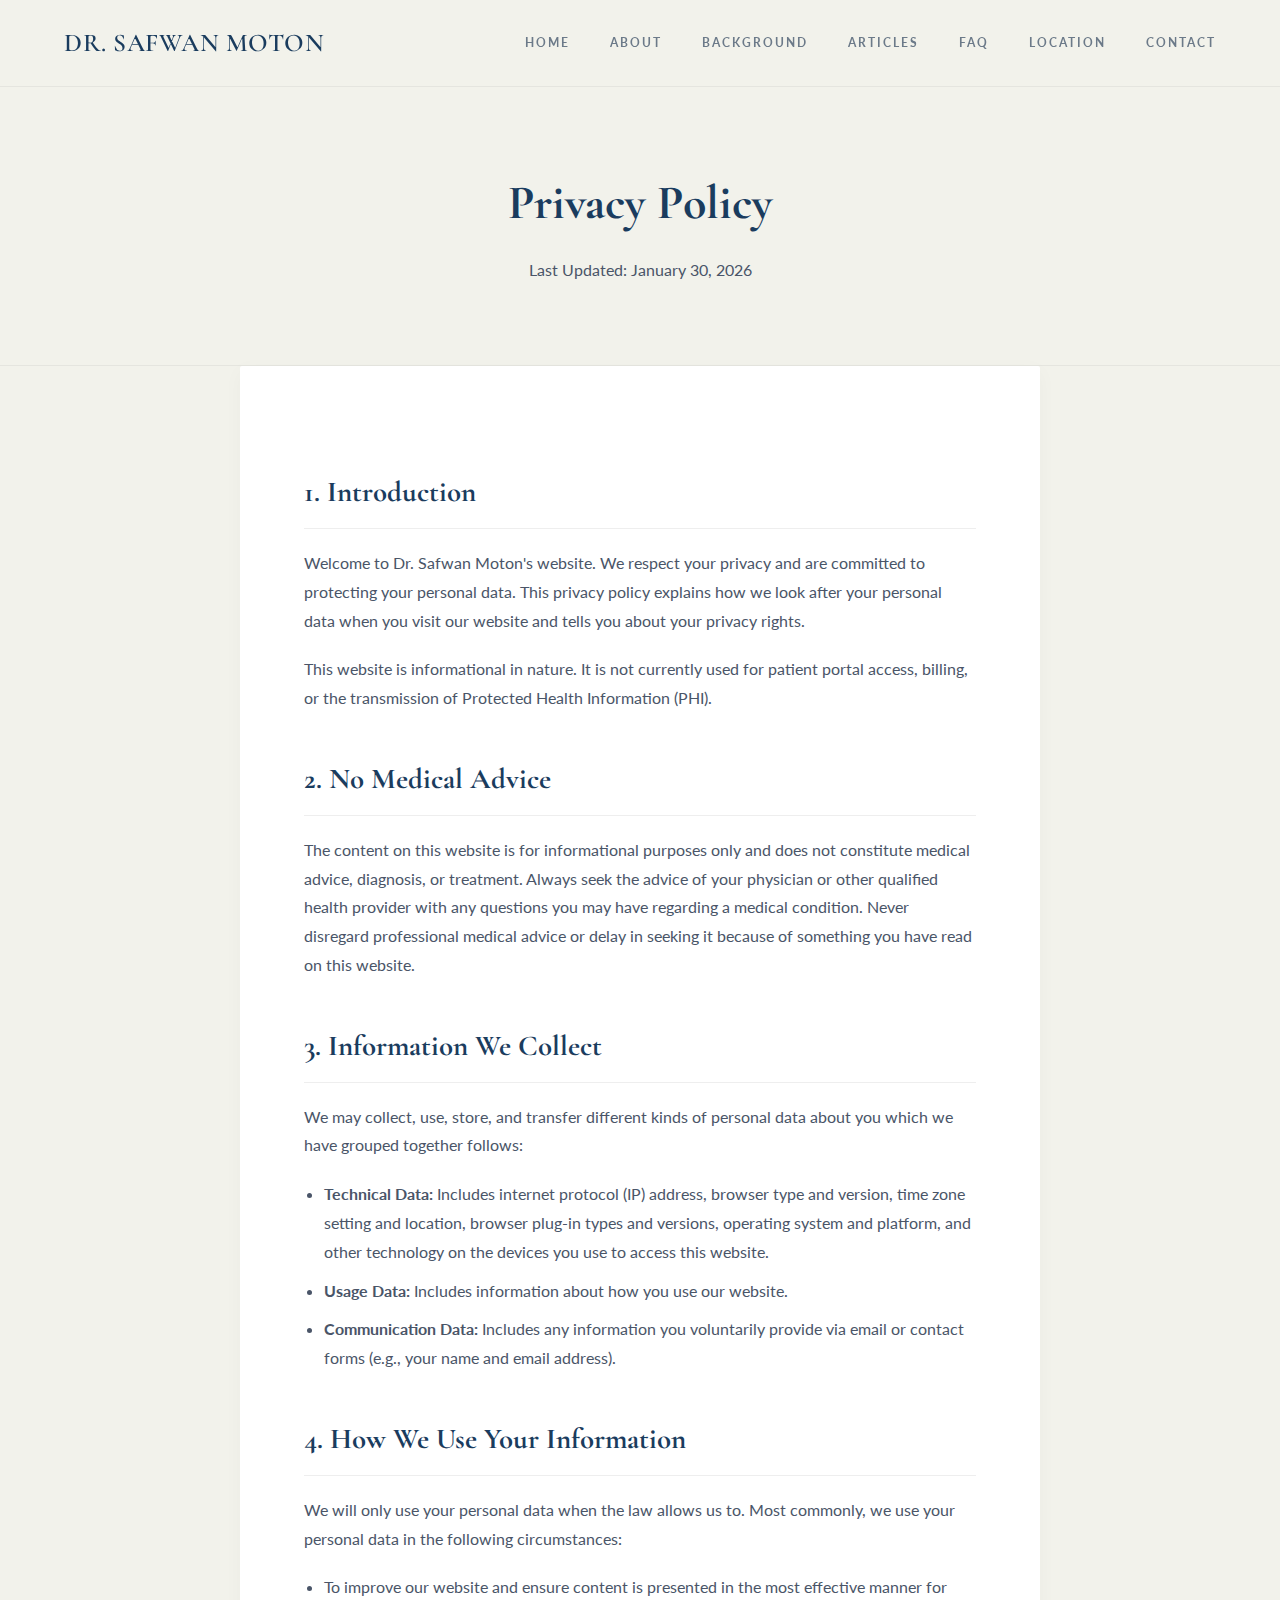
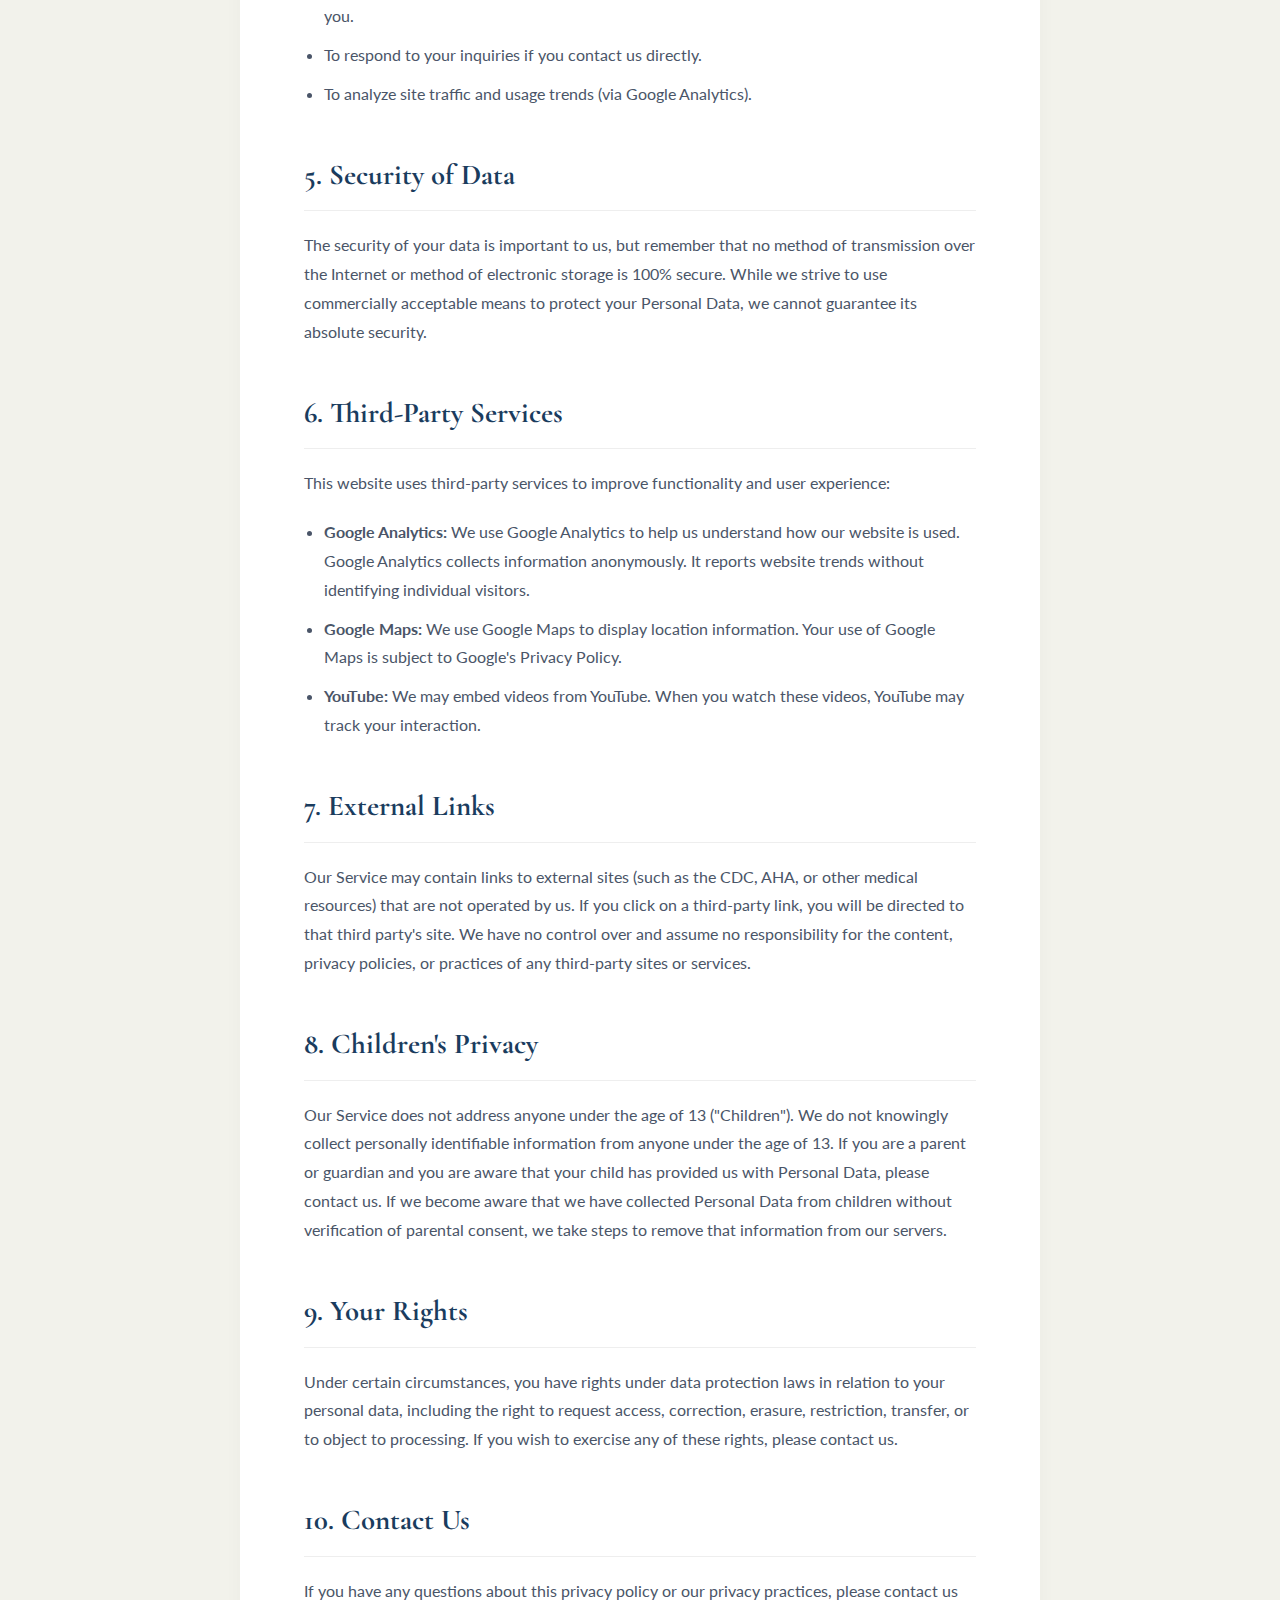
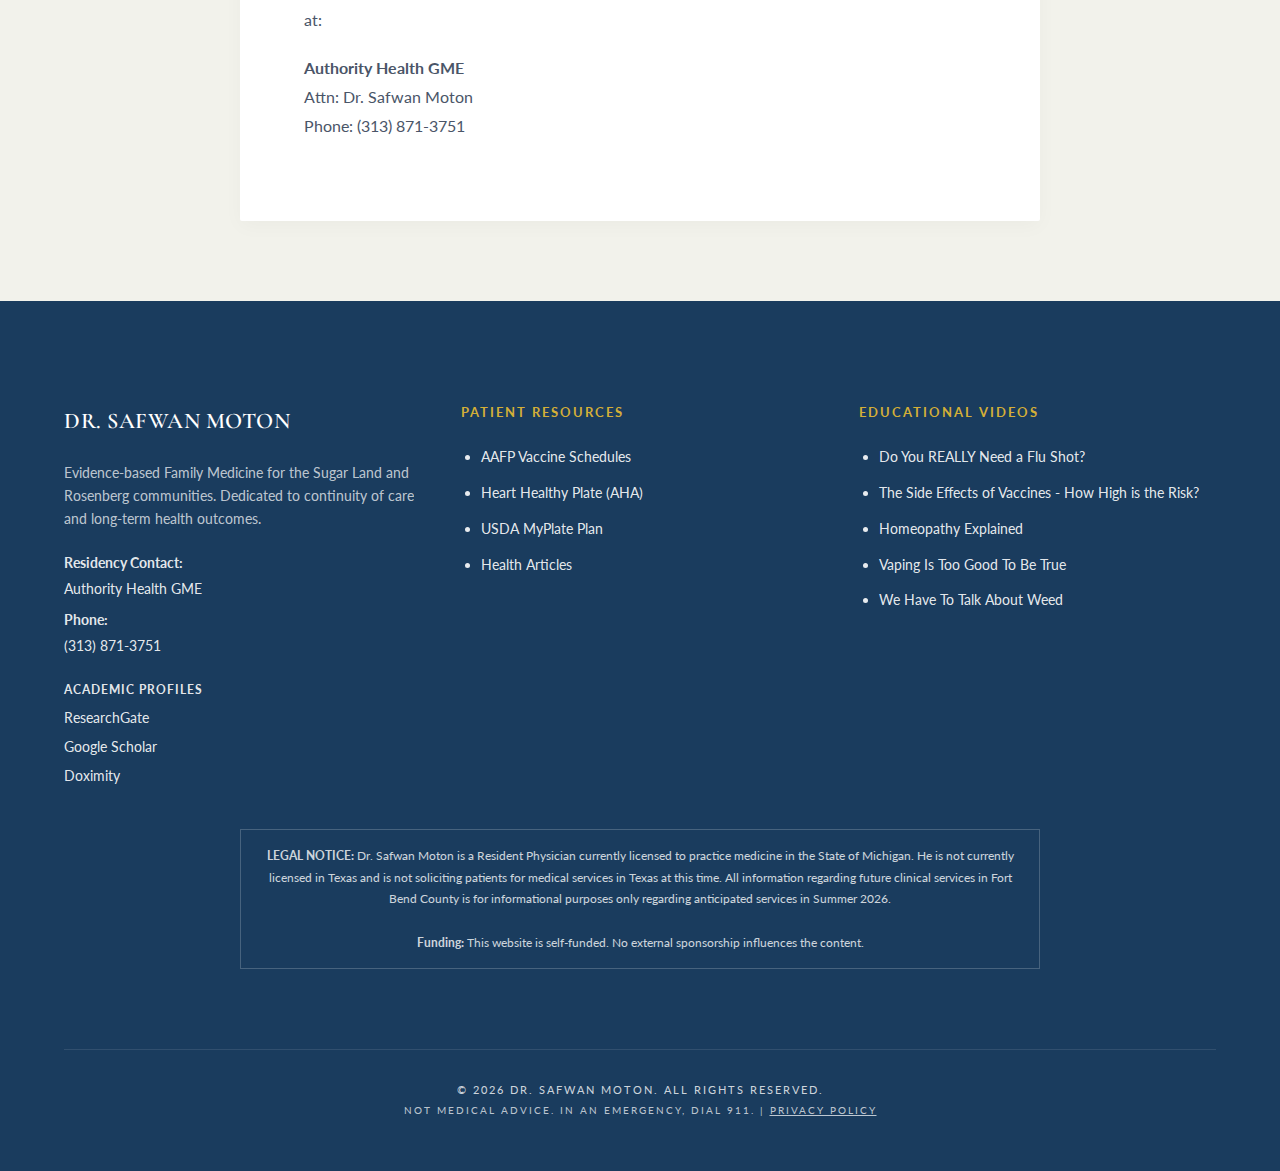
<file: privacy.html>
<!DOCTYPE html>
<html lang="en">
<head>
    <script async src="https://www.googletagmanager.com/gtag/js?id=G-S06WN265PK"></script>
    <script>
      window.dataLayer = window.dataLayer || [];
      function gtag(){dataLayer.push(arguments);}
      gtag('js', new Date());
      gtag('config', 'G-S06WN265PK');
    </script>

    <meta charset="UTF-8">
    <meta name="viewport" content="width=device-width, initial-scale=1.0">
    <title>Privacy Policy | Dr. Safwan Moton</title>
    <meta name="description" content="Privacy Policy for Dr. Safwan Moton's website. Information on data collection, cookies, and user rights." />
    <meta name="robots" content="noindex"> 
    
    <link rel="preconnect" href="https://fonts.googleapis.com">
    <link rel="preconnect" href="https://fonts.gstatic.com" crossorigin>
    <link href="https://fonts.googleapis.com/css2?family=Cormorant+Garamond:wght@300;400;600;700&family=Lato:wght@300;400;500;700;900&display=swap" rel="stylesheet">

    <style>
        :root {
            --primary-color: #1a3c5e; 
            --accent-color: #6c7a89;
            --bg-cream: #f2f2eb;
            --text-dark: #2c3e50;
            --gold-accent: #D4AF37;
            --font-heading: 'Cormorant Garamond', serif; 
            --font-body: 'Lato', sans-serif;
            --alert-red: #8B0000;
        }

        * { margin: 0; padding: 0; box-sizing: border-box; }
        
        body {
            font-family: var(--font-body);
            color: var(--text-dark);
            line-height: 1.8;
            background-color: var(--bg-cream);
        }

        a { text-decoration: none; color: inherit; transition: 0.3s; }
        
        /* --- NAV --- */
        nav {
            display: flex; justify-content: space-between; align-items: center;
            padding: 20px 5%; position: fixed; width: 100%; top: 0;
            background: rgba(242, 242, 235, 0.98);
            backdrop-filter: blur(8px);
            z-index: 1000; border-bottom: 1px solid rgba(0,0,0,0.05);
        }
        .logo {
            font-family: var(--font-heading); font-size: 1.6rem; font-weight: 600;
            letter-spacing: 0.5px; color: var(--primary-color); text-transform: uppercase;
        }
        .nav-links { display: flex; gap: 40px; }
        .nav-links a {
            font-size: 0.75rem; text-transform: uppercase; letter-spacing: 2px;
            color: var(--accent-color); font-weight: 700;
        }
        .nav-links a:hover { color: var(--primary-color); }
        .mobile-menu-btn { display: none; font-size: 1.5rem; cursor: pointer; color: var(--primary-color); }
        
        #mobile-menu {
            display: none; position: fixed; top: 70px; left: 0; width: 100%;
            background: var(--bg-cream); box-shadow: 0 10px 20px rgba(0,0,0,0.05);
            padding: 20px 0; z-index: 999; text-align: center; border-bottom: 1px solid #eee;
        }
        #mobile-menu a {
            display: block; padding: 15px; font-size: 0.9rem; font-weight: 700;
            color: var(--primary-color); text-transform: uppercase; letter-spacing: 2px;
        }

        /* --- PAGE HEADER --- */
        .page-header {
            padding: 160px 5% 60px 5%;
            text-align: center;
            background-color: var(--bg-cream);
            border-bottom: 1px solid rgba(0,0,0,0.05);
        }
        .page-header h1 {
            font-family: var(--font-heading); font-size: 3rem; color: var(--primary-color);
            margin-bottom: 10px;
        }

        /* --- CONTENT --- */
        .content-section {
            padding: 60px 5%;
            max-width: 800px;
            margin: 0 auto;
            background: white;
            border-radius: 2px;
            box-shadow: 0 5px 20px rgba(0,0,0,0.03);
            margin-bottom: 80px;
        }

        h2 {
            font-family: var(--font-heading);
            font-size: 1.8rem;
            color: var(--primary-color);
            margin-top: 40px;
            margin-bottom: 20px;
            border-bottom: 1px solid #eee;
            padding-bottom: 10px;
        }

        p { margin-bottom: 20px; font-size: 1rem; color: #4a5568; }
        ul { margin-bottom: 20px; padding-left: 20px; color: #4a5568; }
        li { margin-bottom: 10px; }

        /* --- FOOTER --- */
        footer { background-color: var(--primary-color); color: white; padding: 100px 5% 50px 5%; text-align: left; }
        footer h3 { color:var(--gold-accent); text-transform:uppercase; letter-spacing:2px; margin-bottom:20px; font-size:0.8rem; font-weight: 700; font-family: var(--font-body); }
        footer p, footer li, footer span, footer a { color: rgba(255, 255, 255, 0.9) !important; font-weight: 400; font-size: 0.9rem; }
        footer li { margin-bottom: 10px; }
        .footer-content { display:grid; grid-template-columns: 1fr 1fr 1fr; gap:40px; max-width:1200px; margin:0 auto; }
        
        .copyright { 
            font-size: 0.7rem; color: rgba(255, 255, 255, 0.8) !important;
            margin-top: 80px; border-top: 1px solid rgba(255,255,255,0.1); padding-top: 30px; 
            letter-spacing: 2px; text-transform: uppercase; font-weight: 400; text-align: center;
        }
        
        .legal-footer {
            margin-top: 20px;
            font-size: 0.75rem; 
            color: rgba(255, 255, 255, 0.8);
            border: 1px solid rgba(255, 255, 255, 0.2);
            padding: 15px;
            text-align: center;
            max-width: 800px;
            margin-left: auto;
            margin-right: auto;
        }

        @media (max-width: 900px) {
            .nav-links { display: none; } .mobile-menu-btn { display: block; }
            .footer-content { grid-template-columns: 1fr !important; text-align: center !important; }
            footer { text-align: center; }
        }
    </style>
</head>
<body>

    <nav>
        <a href="https://drmoton.com" class="logo" style="color:var(--primary-color); text-decoration:none;">Dr. Safwan Moton</a>
        
        <div class="nav-links">
            <a href="https://drmoton.com">Home</a>
            <a href="about.html">About</a>
            <a href="index.html#experience">Background</a>
            <a href="articles.html">Articles</a>
            <a href="faq.html">FAQ</a>
            <a href="index.html#location">Location</a>
            <a href="index.html#contact">Contact</a>
        </div>

        <div class="mobile-menu-btn" onclick="toggleMenu()"> ☰ </div>
    </nav>

    <div id="mobile-menu">
        <a href="https://drmoton.com">Home</a>
        <a href="about.html">About</a>
        <a href="articles.html">Articles</a>
        <a href="faq.html">FAQ</a>
        <a href="index.html#location">Location</a>
        <a href="index.html#contact">Contact</a>
    </div>

    <header class="page-header">
        <h1>Privacy Policy</h1>
        <p style="text-align:center;">Last Updated: January 30, 2026</p>
    </header>

    <div class="content-section">
        
        <h2>1. Introduction</h2>
        <p>
            Welcome to Dr. Safwan Moton's website. We respect your privacy and are committed to protecting your personal data. 
            This privacy policy explains how we look after your personal data when you visit our website and tells you about your privacy rights.
        </p>
        <p>
            This website is informational in nature. It is not currently used for patient portal access, billing, or the transmission of Protected Health Information (PHI).
        </p>

        <h2>2. No Medical Advice</h2>
        <p>
            The content on this website is for informational purposes only and does not constitute medical advice, diagnosis, or treatment. 
            Always seek the advice of your physician or other qualified health provider with any questions you may have regarding a medical condition. 
            Never disregard professional medical advice or delay in seeking it because of something you have read on this website.
        </p>

        <h2>3. Information We Collect</h2>
        <p>We may collect, use, store, and transfer different kinds of personal data about you which we have grouped together follows:</p>
        <ul>
            <li><strong>Technical Data:</strong> Includes internet protocol (IP) address, browser type and version, time zone setting and location, browser plug-in types and versions, operating system and platform, and other technology on the devices you use to access this website.</li>
            <li><strong>Usage Data:</strong> Includes information about how you use our website.</li>
            <li><strong>Communication Data:</strong> Includes any information you voluntarily provide via email or contact forms (e.g., your name and email address).</li>
        </ul>

        <h2>4. How We Use Your Information</h2>
        <p>We will only use your personal data when the law allows us to. Most commonly, we use your personal data in the following circumstances:</p>
        <ul>
            <li>To improve our website and ensure content is presented in the most effective manner for you.</li>
            <li>To respond to your inquiries if you contact us directly.</li>
            <li>To analyze site traffic and usage trends (via Google Analytics).</li>
        </ul>

        <h2>5. Security of Data</h2>
        <p>
            The security of your data is important to us, but remember that no method of transmission over the Internet or method of electronic storage is 100% secure. 
            While we strive to use commercially acceptable means to protect your Personal Data, we cannot guarantee its absolute security.
        </p>

        <h2>6. Third-Party Services</h2>
        <p>This website uses third-party services to improve functionality and user experience:</p>
        <ul>
            <li><strong>Google Analytics:</strong> We use Google Analytics to help us understand how our website is used. Google Analytics collects information anonymously. It reports website trends without identifying individual visitors.</li>
            <li><strong>Google Maps:</strong> We use Google Maps to display location information. Your use of Google Maps is subject to Google's Privacy Policy.</li>
            <li><strong>YouTube:</strong> We may embed videos from YouTube. When you watch these videos, YouTube may track your interaction.</li>
        </ul>

        <h2>7. External Links</h2>
        <p>
            Our Service may contain links to external sites (such as the CDC, AHA, or other medical resources) that are not operated by us. 
            If you click on a third-party link, you will be directed to that third party's site. We have no control over and assume no responsibility for the content, privacy policies, or practices of any third-party sites or services.
        </p>

        <h2>8. Children's Privacy</h2>
        <p>
            Our Service does not address anyone under the age of 13 ("Children"). We do not knowingly collect personally identifiable information from anyone under the age of 13. 
            If you are a parent or guardian and you are aware that your child has provided us with Personal Data, please contact us. 
            If we become aware that we have collected Personal Data from children without verification of parental consent, we take steps to remove that information from our servers.
        </p>

        <h2>9. Your Rights</h2>
        <p>
            Under certain circumstances, you have rights under data protection laws in relation to your personal data, including the right to request access, correction, erasure, restriction, transfer, or to object to processing. 
            If you wish to exercise any of these rights, please contact us.
        </p>

        <h2>10. Contact Us</h2>
        <p>If you have any questions about this privacy policy or our privacy practices, please contact us at:</p>
        <p>
            <strong>Authority Health GME</strong><br>
            Attn: Dr. Safwan Moton<br>
            Phone: (313) 871-3751
        </p>

    </div>

    <footer id="contact">
        <div class="footer-content">
            
            <div>
                <div class="logo" style="color:white; margin-bottom:20px; font-size:1.4rem;">Dr. Safwan Moton</div>
                <p style="font-size:0.9rem; opacity:0.8; line-height:1.6;">
                    Evidence-based Family Medicine for the Sugar Land and Rosenberg communities. 
                    Dedicated to continuity of care and long-term health outcomes.
                </p>
                <div style="margin-top:20px;">
                    <p style="margin-bottom:5px;"><strong>Residency Contact:</strong><br>Authority Health GME</p>
                    <p><strong>Phone:</strong><br><a href="tel:+13138713751" style="color:white; text-decoration:none;">(313) 871-3751</a></p>
                </div>
                
                <div style="margin-top:20px;">
                    <p style="margin-bottom:5px; font-weight:700; color:#D4AF37; text-transform:uppercase; letter-spacing:1px; font-size:0.75rem;">Academic Profiles</p>
                    <p style="margin-bottom:3px;"><a href="https://www.researchgate.net/profile/Safwan-Moton" target="_blank" rel="noopener noreferrer">ResearchGate</a></p>
                    <p style="margin-bottom:3px;"><a href="https://scholar.google.com/citations?hl=en&user=4uD3_SIAAAAJ" target="_blank" rel="noopener noreferrer">Google Scholar</a></p>
                    <p><a href="https://www.doximity.com/pub/safwan-moton-do" target="_blank" rel="noopener noreferrer">Doximity</a></p>
                </div>
            </div>

            <div>
                <h3>Patient Resources</h3>
                <ul>
                    <li><a href="https://www.aafp.org/family-physician/patient-care/prevention-wellness/immunizations-vaccines/immunization-schedules.html" target="_blank" rel="noopener noreferrer">AAFP Vaccine Schedules</a></li>
                    <li><a href="https://www.heart.org/en/-/media/Healthy-Living-Files/Infographics/Deliciously_Balanced_Plate_Infographic.pdf?sc_lang=en" target="_blank" rel="noopener noreferrer">Heart Healthy Plate (AHA)</a></li>
                    <li><a href="https://www.myplate.gov/myplate-plan" target="_blank" rel="noopener noreferrer">USDA MyPlate Plan</a></li>
                    <li><a href="articles.html">Health Articles</a></li>
                </ul>
            </div>

            <div>
                <h3>Educational Videos</h3>
                <ul>
                    <li><a href="https://www.youtube.com/watch?v=uOHG0u-WKXM" target="_blank" rel="noopener noreferrer">Do You REALLY Need a Flu Shot?</a></li>
                    <li><a href="https://www.youtube.com/watch?v=zBkVCpbNnkU" target="_blank" rel="noopener noreferrer">The Side Effects of Vaccines - How High is the Risk?</a></li>
                    <li><a href="https://www.youtube.com/watch?v=8HslUzw35mc" target="_blank" rel="noopener noreferrer">Homeopathy Explained</a></li>
                    <li><a href="https://www.youtube.com/watch?v=cHEOsKddURQ" target="_blank" rel="noopener noreferrer">Vaping Is Too Good To Be True</a></li>
                    <li><a href="https://youtu.be/qBRaI0ZeAf8?si=SGF3cr9YMF5dyxiD" target="_blank" rel="noopener noreferrer">We Have To Talk About Weed</a></li>
                </ul>
            </div>

        </div>

        <div class="legal-footer">
            <strong>LEGAL NOTICE:</strong> Dr. Safwan Moton is a Resident Physician currently licensed to practice medicine in the State of Michigan. 
            He is not currently licensed in Texas and is not soliciting patients for medical services in Texas at this time. 
            All information regarding future clinical services in Fort Bend County is for informational purposes only regarding anticipated services in Summer 2026.
            <br><br>
            <strong>Funding:</strong> This website is self-funded. No external sponsorship influences the content.
        </div>

        <div class="copyright">
            © 2026 Dr. Safwan Moton. All Rights Reserved. <br>
            <span style="font-size:0.6rem; opacity:0.8;">
                Not medical advice. In an emergency, dial 911. | 
                <a href="privacy.html" style="color:inherit; text-decoration:underline; font-size:inherit;">Privacy Policy</a>
            </span>
        </div>
    </footer>

    <script>
        function toggleMenu() {
            const menu = document.getElementById('mobile-menu');
            menu.style.display = (menu.style.display === 'block') ? 'none' : 'block';
        }
    </script>
</body>
</html>
</file>
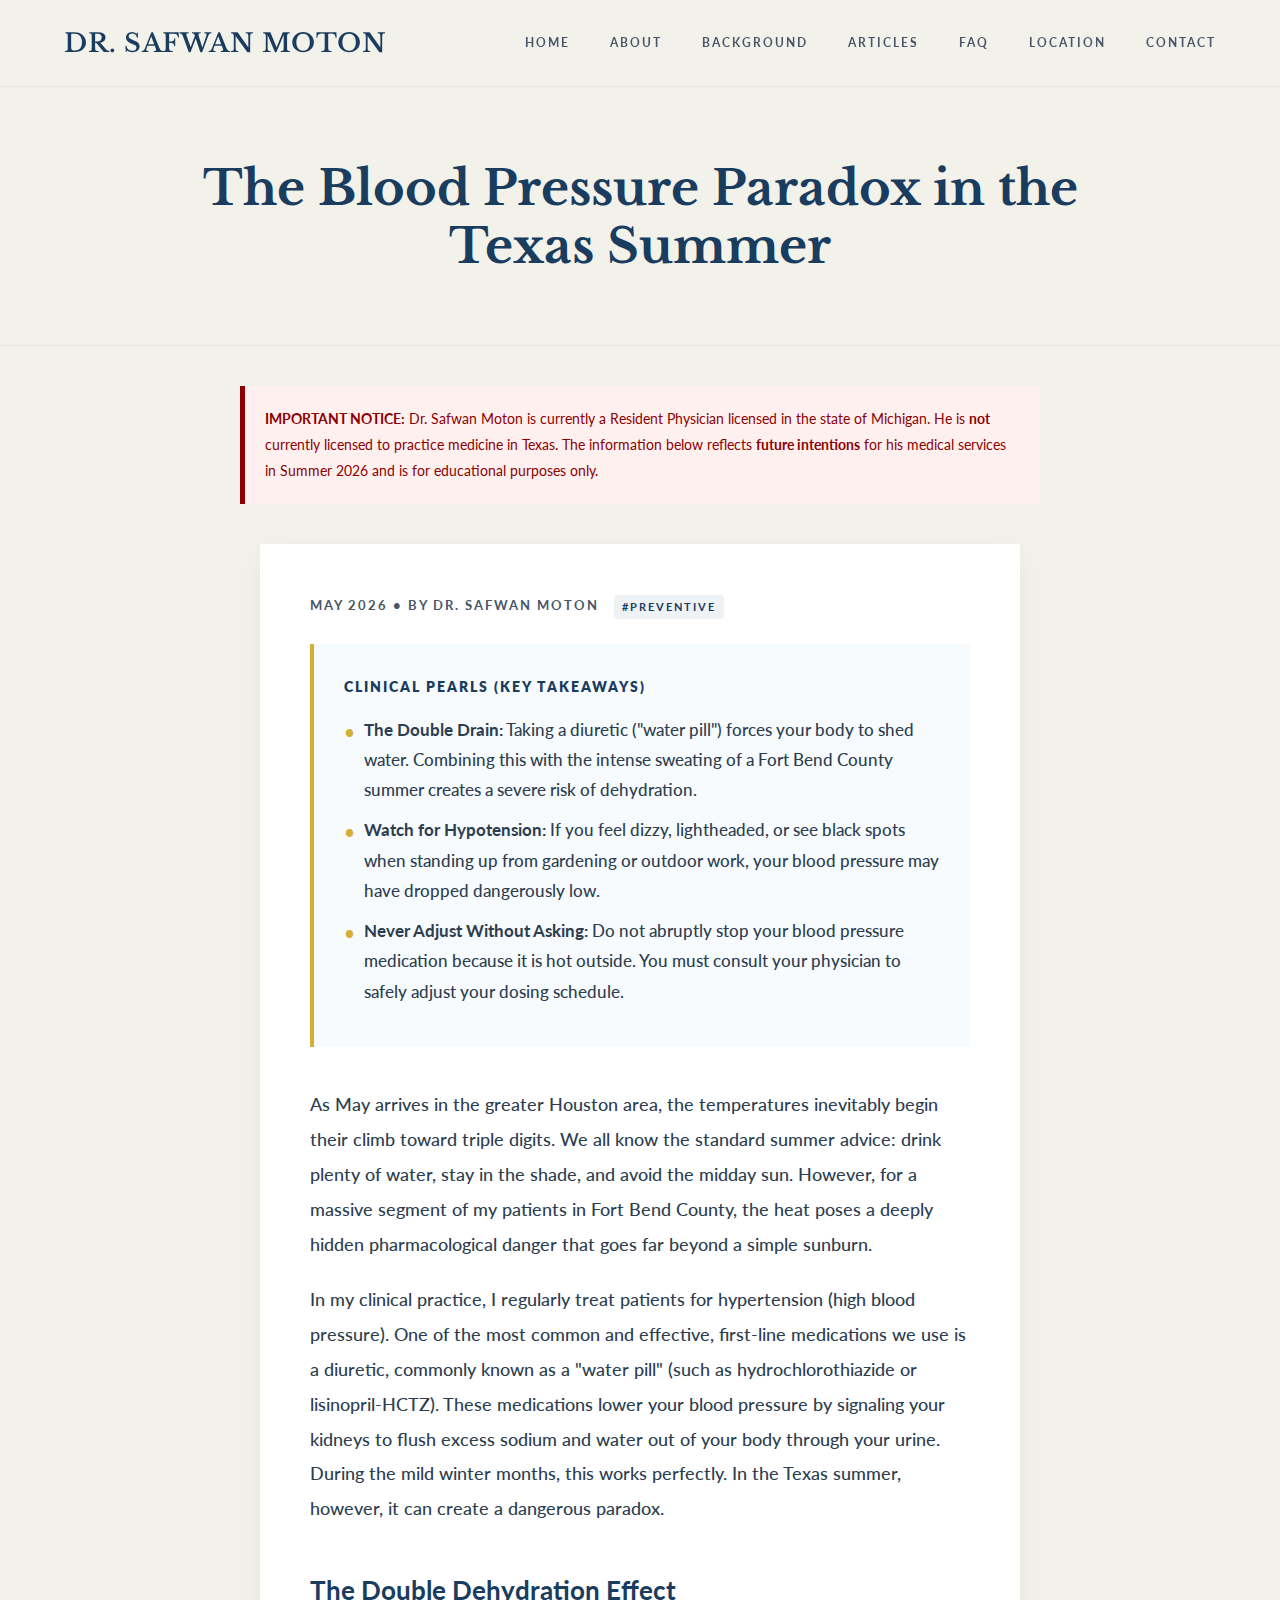
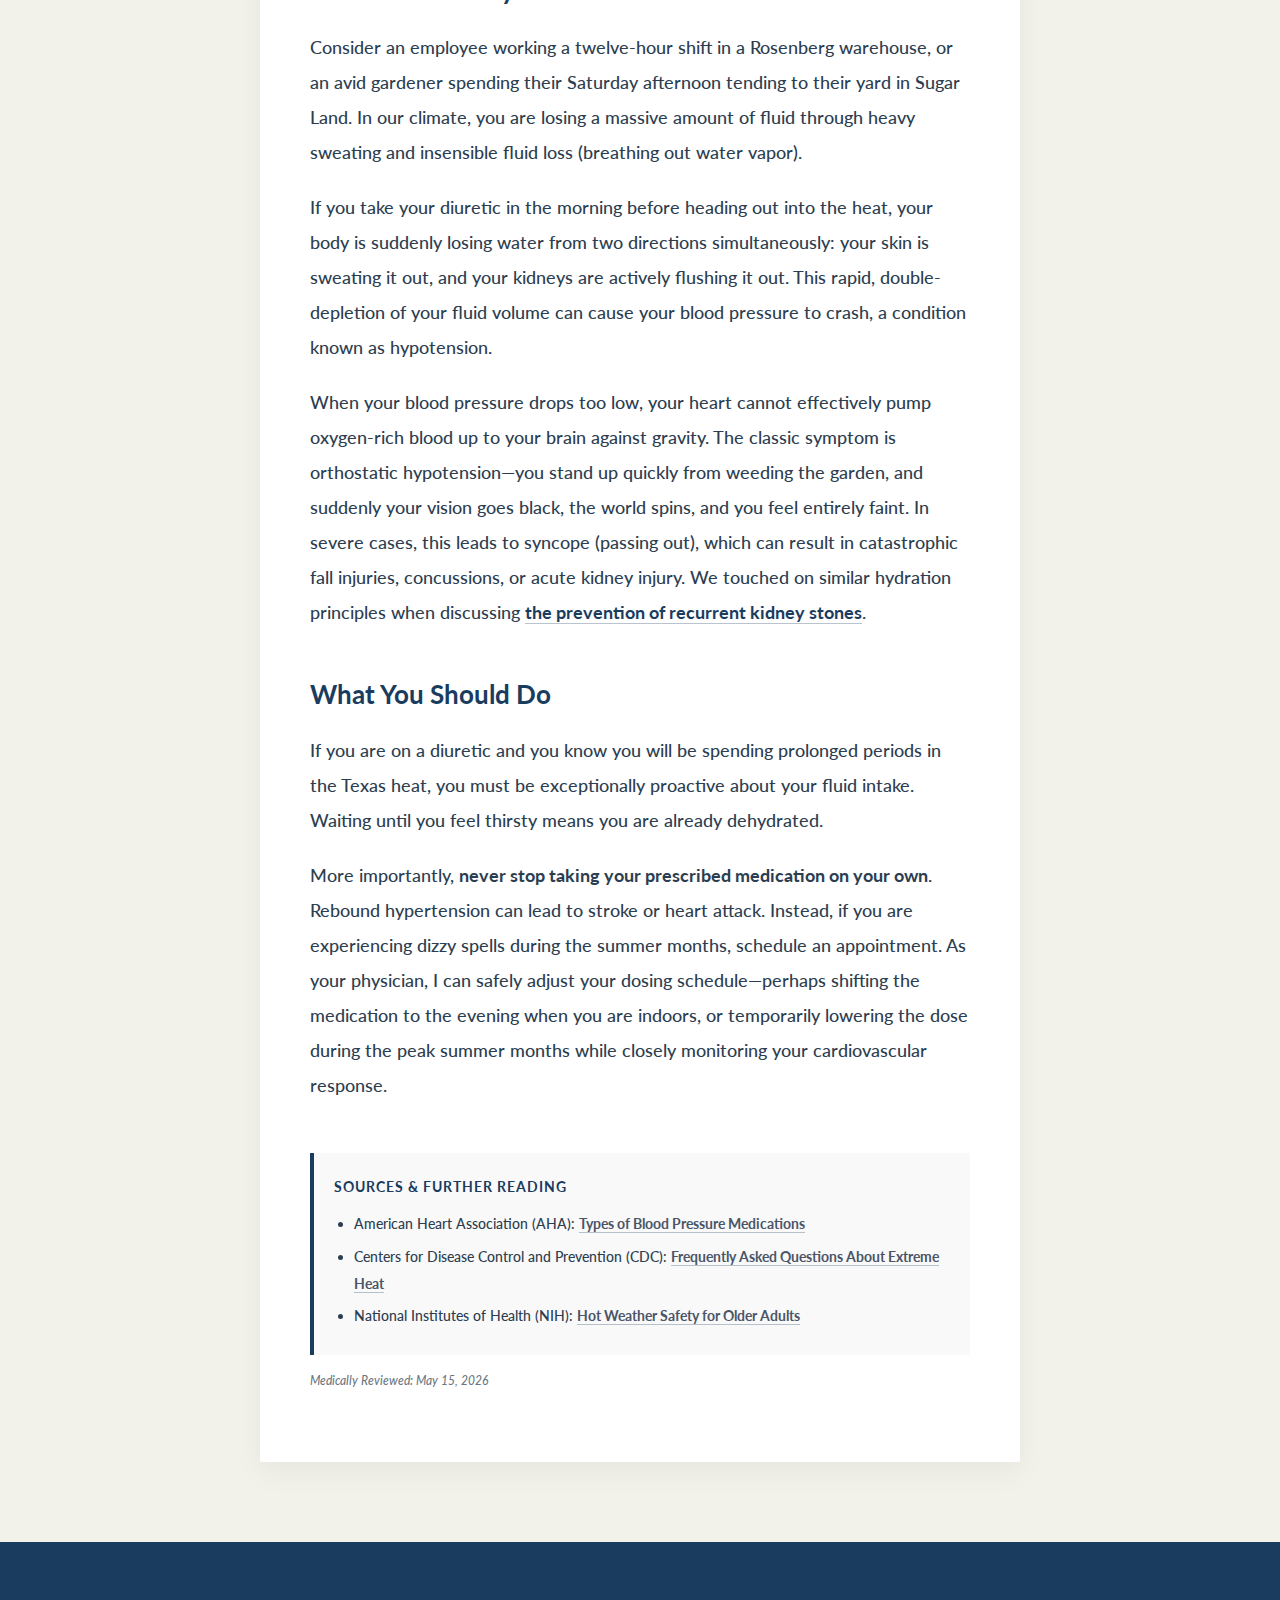
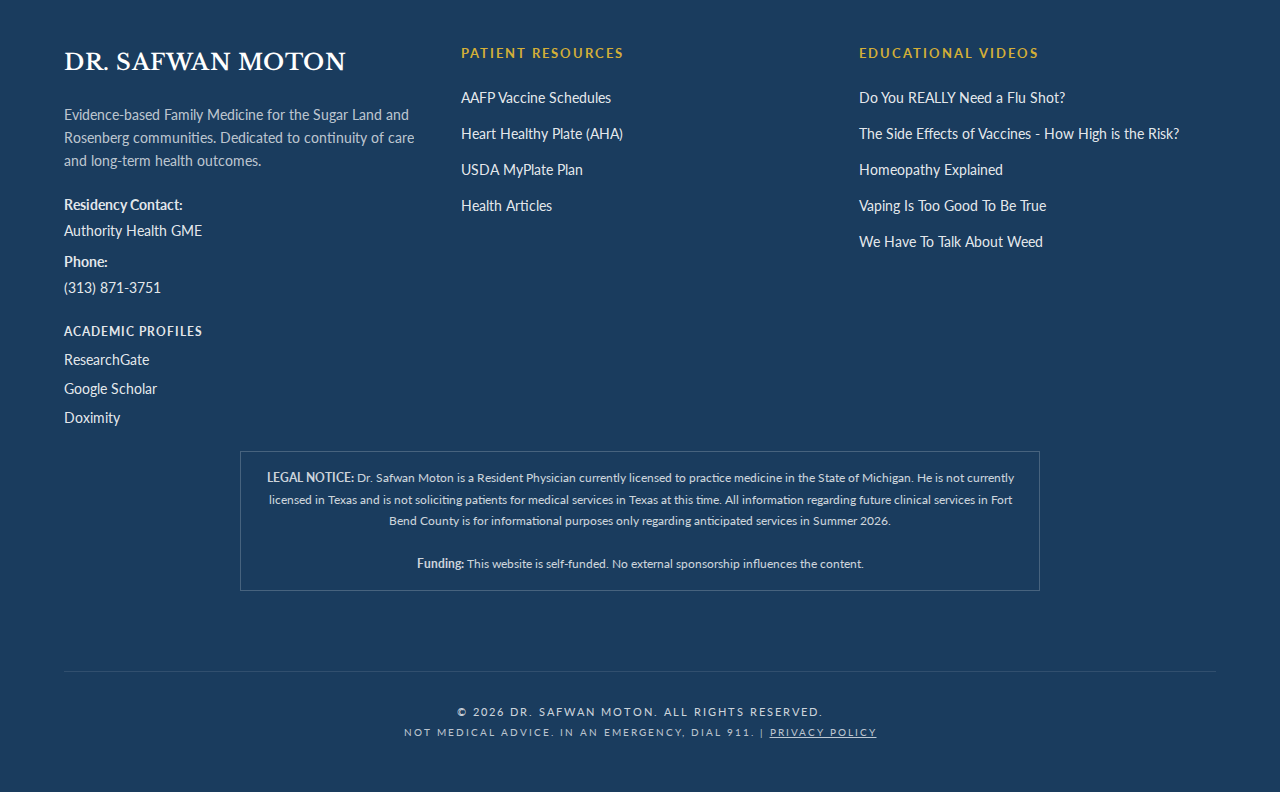
<file: articles/blood-pressure-heat.html>
<!DOCTYPE html>
<html lang="en">
<head>

    <script async src="https://www.googletagmanager.com/gtag/js?id=G-S06WN265PK"></script>
    <script>
      window.dataLayer = window.dataLayer || [];
      function gtag(){dataLayer.push(arguments);}
      gtag('js', new Date());
      gtag('config', 'G-S06WN265PK');
    </script>
    <meta charset="UTF-8">
    <meta name="viewport" content="width=device-width, initial-scale=1.0">
    <title>The Blood Pressure Paradox in the Texas Summer | Dr. Safwan Moton</title>

    <meta name="description" content="Dr. Safwan Moton explains the hidden dangers of combining blood pressure medications like diuretics with the extreme Fort Bend County summer heat."
    />

    <link rel="canonical" href="https://drmoton.com/articles/blood-pressure-heat.html">
    <meta property="og:title" content="The Blood Pressure Paradox in the Texas Summer">
    <meta property="og:description" content="Dr. Safwan Moton explains the hidden dangers of combining blood pressure medications like diuretics with the extreme Fort Bend County summer heat.">
    <meta property="og:image" content="https://drmoton.com/social-share.jpg">
    <meta property="og:image:width" content="1200">
    <meta property="og:image:height" content="630">
    <meta property="og:image:alt" content="Dr. Safwan Moton - Sugar Land Family Medicine">
    <meta property="og:url" content="https://drmoton.com/articles/blood-pressure-heat.html">
    <meta property="og:type" content="article">
    <meta name="twitter:card" content="summary_large_image">
    <meta name="twitter:title" content="The Blood Pressure Paradox in the Texas Summer | Dr. Safwan Moton">
    <meta name="twitter:description" content="Dr. Safwan Moton explains the hidden dangers of combining blood pressure medications like diuretics with the extreme Fort Bend County summer heat.">
    <meta name="twitter:image" content="https://drmoton.com/social-share.jpg">
    <link rel="icon" href="../favicon.ico" sizes="any">
    <link rel="apple-touch-icon" href="../apple-touch-icon.png">
    
    <link rel="preconnect" href="https://fonts.googleapis.com">
    <link rel="preconnect" href="https://fonts.gstatic.com" crossorigin>
    <link href="https://fonts.googleapis.com/css2?family=Libre+Baskerville:ital,wght@0,400;0,700;1,400&family=Lato:wght@300;400;500;700;900&display=swap" rel="stylesheet">
    <style>
        :root {
            --primary-color: #1a3c5e;
            --accent-color: #4a5568; 
            --bg-cream: #f2f2eb;
            --bg-white: #ffffff;
            --text-dark: #2c3e50;
            --gold-accent: #D4AF37;
            --alert-red: #8B0000;

            --font-heading: 'Libre Baskerville', serif;
            --font-body: 'Lato', sans-serif;
        }
        * { margin: 0; padding: 0; box-sizing: border-box; }
        html { scroll-behavior: smooth; }
        body {
            font-family: var(--font-body);
            color: var(--text-dark);
            line-height: 1.8;
            background-color: var(--bg-cream);
            overflow-x: hidden;
        }
        a { text-decoration: none; color: inherit; transition: 0.3s; }
        ul { list-style: none; }
        p, li { font-weight: 500; color: #2c3e50; }

        /* --- NAV --- */
        nav {
            display: flex; justify-content: space-between; align-items: center;
            padding: 20px 5%; position: fixed; width: 100%; top: 0;
            background: rgba(242, 242, 235, 0.98);
            backdrop-filter: blur(8px);
            z-index: 1000; border-bottom: 1px solid rgba(0,0,0,0.05);
        }
        .logo {
            font-family: var(--font-heading); font-size: 1.6rem; font-weight: 600;
            letter-spacing: 0.5px; color: var(--primary-color); text-transform: uppercase;
        }
        .nav-links { display: flex; gap: 40px; }
        .nav-links a {
            font-size: 0.75rem; text-transform: uppercase; letter-spacing: 2px;
            color: var(--accent-color); font-weight: 700;
        }
        .nav-links a:hover { color: var(--primary-color); }
        
        /* MOBILE MENU BUTTON */
        .mobile-menu-btn { 
            display: none; 
            font-size: 1.5rem; 
            cursor: pointer; 
            color: var(--primary-color); 
            background: none; 
            border: none; 
            padding: 0; 
        }

        #mobile-menu {
            display: none; position: fixed; top: 70px; left: 0; width: 100%;
            background: var(--bg-cream); box-shadow: 0 10px 20px rgba(0,0,0,0.05);
            padding: 20px 0; z-index: 999; text-align: center; border-bottom: 1px solid #eee;
        }
        #mobile-menu a {
            display: block; padding: 15px; font-size: 0.9rem; font-weight: 700;
            color: var(--primary-color); text-transform: uppercase; letter-spacing: 2px;
        }

        /* --- PAGE HEADER --- */
        .page-header {
            padding: 160px 5% 60px 5%;
            text-align: center;
            background-color: var(--bg-cream);
            border-bottom: 1px solid rgba(0,0,0,0.05);
        }
        .page-header h1 {
            font-family: var(--font-heading); font-size: 3rem; color: var(--primary-color);
            margin-bottom: 10px; max-width: 900px; margin-left: auto; margin-right: auto; line-height: 1.2;
        }

        /* --- LEGAL DISCLAIMER BOX --- */
        .legal-notice {
            background-color: #fff0f0;
            border-left: 5px solid var(--alert-red);
            padding: 20px;
            margin: 40px auto 20px auto;
            max-width: 800px;
            font-size: 0.9rem;
            color: var(--alert-red);
        }

        /* --- ARTICLE CONTENT --- */
        .article-container {
            max-width: 800px;
            margin: 0 auto;
            padding: 20px 20px 80px 20px;
        }
        .article-card {
            background: #ffffff;
            padding: 50px;
            border-radius: 2px;
            box-shadow: 0 10px 30px rgba(0,0,0,0.05);
        }
        .article-meta {
            font-size: 0.8rem; text-transform: uppercase; letter-spacing: 2px;
            color: var(--accent-color); margin-bottom: 25px; font-weight: 700;
        }
        .tag-pill {
            display: inline-block; background: #eef2f5; color: var(--primary-color);
            padding: 2px 8px; border-radius: 4px; font-size: 0.7rem; margin-left: 10px;
            vertical-align: middle;
        }
        .article-content {
            font-size: 1.15rem;
            line-height: 1.9;
            color: #2c3e50;
        }
        .article-content p { margin-bottom: 20px; }
        .article-content a {
            color: var(--primary-color);
            font-weight: 700;
            border-bottom: 1px solid rgba(26, 60, 94, 0.3);
        }
        .article-content a:hover {
            border-bottom: 2px solid var(--gold-accent);
        }
        .article-content h3 {
            font-size: 1.6rem; color: var(--primary-color);
            margin-top: 40px; margin-bottom: 15px;
        }
        
        .takeaways-box {
            background-color: #f8fbfd;
            border-left: 4px solid var(--gold-accent);
            padding: 30px;
            margin-bottom: 40px;
        }
        .takeaways-box h3 {
            font-family: var(--font-body);
            font-size: 0.9rem; text-transform: uppercase; letter-spacing: 2px;
            color: var(--primary-color); margin-bottom: 15px; font-weight: 800;
            margin-top: 0; 
        }
        .takeaways-box ul { list-style: none; padding: 0; margin-bottom: 0; }
        .takeaways-box li { position: relative; padding-left: 20px; margin-bottom: 10px; font-size: 1.05rem; }
        .takeaways-box li::before {
            content: '•'; position: absolute; left: 0; color: var(--gold-accent); font-size: 1.2rem;
        }
        
        .source-box {
            background-color: #f9f9f9;
            border-left: 4px solid var(--primary-color);
            padding: 20px;
            margin-top: 50px;
            font-size: 0.9rem;
        }
        .source-box h4 {
            font-size: 0.9rem; text-transform: uppercase; letter-spacing: 1px;
            margin-bottom: 10px; color: var(--primary-color);
        }
        .source-box ul { list-style: disc; padding-left: 20px; margin-bottom: 0; }
        .source-box li { margin-bottom: 5px; }
        .source-box a { color: var(--accent-color); font-weight: 700; }
        .source-box a:hover { color: var(--primary-color); text-decoration: underline; }

        .medical-review-tag {
            font-size: 0.75rem;
            opacity: 0.7;
            margin-top: 15px;
            font-style: italic;
        }

        /* --- FOOTER --- */
        footer { background-color: var(--primary-color); color: white; padding: 100px 5% 50px 5%; text-align: left; }
        footer h2 { font-size: 2.8rem; margin-bottom: 40px; color: white; }
        footer h3 { color:var(--gold-accent); text-transform:uppercase; letter-spacing:2px; margin-bottom:20px; font-size:0.8rem; font-weight: 700; font-family: var(--font-body); }
        footer p, footer li, footer span, footer a { color: rgba(255, 255, 255, 0.9) !important; font-weight: 400; font-size: 0.9rem; }
        footer li { margin-bottom: 10px; }

        .footer-content { display:grid; grid-template-columns: 1fr 1fr 1fr; gap:40px; max-width:1200px; margin:0 auto; }

        .copyright {
            font-size: 0.7rem; color: rgba(255, 255, 255, 0.8) !important;
            margin-top: 80px; border-top: 1px solid rgba(255,255,255,0.1); padding-top: 30px;
            letter-spacing: 2px; text-transform: uppercase; font-weight: 400; text-align: center;
        }

        .legal-footer {
            margin-top: 20px;
            font-size: 0.75rem;
            color: rgba(255, 255, 255, 0.8);
            border: 1px solid rgba(255, 255, 255, 0.2);
            padding: 15px;
            text-align: center;
            max-width: 800px;
            margin-left: auto;
            margin-right: auto;
        }

        @media (max-width: 900px) {
            .nav-links { display: none; } .mobile-menu-btn { display: block; }
            .page-header h1 { font-size: 2.2rem; }
            .article-card { padding: 30px 20px; }
            .footer-content { grid-template-columns: 1fr !important; text-align: center !important; }
            footer { text-align: center; }
        }
    </style>

    <noscript><style>.reveal { opacity: 1; transform: none; }</style></noscript>
</head>
<body>
    <nav>
        <a href="../index.html" class="logo" style="text-decoration:none;">Dr. Safwan Moton</a>
        <div class="nav-links">
            <a href="../index.html">Home</a>
            <a href="../about.html">About</a>
            <a href="../index.html#experience">Background</a>
            <a href="../articles.html">Articles</a>
            <a href="../faq.html">FAQ</a>
            <a href="../index.html#location">Location</a>
            <a href="../contact.html">Contact</a>
        </div>
        <button class="mobile-menu-btn" onclick="toggleMenu()" aria-expanded="false" aria-label="Toggle navigation menu">  ☰  </button>
    </nav>
    <div id="mobile-menu">
        <a href="../index.html">Home</a>
        <a href="../about.html">About</a>
        <a href="../index.html#experience">Background</a>
        <a href="../articles.html">Articles</a>
        <a href="../faq.html">FAQ</a>
        <a href="../index.html#location">Location</a>
        <a href="../contact.html">Contact</a>
    </div>

    <header class="page-header">
        <h1>The Blood Pressure Paradox in the Texas Summer</h1>
    </header>

    <div class="legal-notice">
        <strong>IMPORTANT NOTICE:</strong> Dr. Safwan Moton is currently a Resident Physician licensed in the state of Michigan.
        He is <strong>not</strong> currently licensed to practice medicine in Texas.
        The information below reflects <strong>future intentions</strong> for his medical services in Summer 2026 and is for educational purposes only.
    </div>

    <div class="article-container">
        <article class="article-card">
            <div class="article-meta">May 2026 • By Dr. Safwan Moton <span class="tag-pill">#Preventive</span></div>
            
            <div class="takeaways-box">
                <h3>Clinical Pearls (Key Takeaways)</h3>
                <ul>
                    <li><strong>The Double Drain:</strong> Taking a diuretic ("water pill") forces your body to shed water. Combining this with the intense sweating of a Fort Bend County summer creates a severe risk of dehydration.</li>
                    <li><strong>Watch for Hypotension:</strong> If you feel dizzy, lightheaded, or see black spots when standing up from gardening or outdoor work, your blood pressure may have dropped dangerously low.</li>
                    <li><strong>Never Adjust Without Asking:</strong> Do not abruptly stop your blood pressure medication because it is hot outside. You must consult your physician to safely adjust your dosing schedule.</li>
                </ul>
            </div>

            <div class="article-content">
                <p>
                    As May arrives in the greater Houston area, the temperatures inevitably begin their climb toward triple digits. We all know the standard summer advice: drink plenty of water, stay in the shade, and avoid the midday sun. However, for a massive segment of my patients in Fort Bend County, the heat poses a deeply hidden pharmacological danger that goes far beyond a simple sunburn.
                </p>
                <p>
                    In my clinical practice, I regularly treat patients for hypertension (high blood pressure). One of the most common and effective, first-line medications we use is a diuretic, commonly known as a "water pill" (such as hydrochlorothiazide or lisinopril-HCTZ). These medications lower your blood pressure by signaling your kidneys to flush excess sodium and water out of your body through your urine. During the mild winter months, this works perfectly. In the Texas summer, however, it can create a dangerous paradox.
                </p>

                <h3>The Double Dehydration Effect</h3>
                <p>
                    Consider an employee working a twelve-hour shift in a Rosenberg warehouse, or an avid gardener spending their Saturday afternoon tending to their yard in Sugar Land. In our climate, you are losing a massive amount of fluid through heavy sweating and insensible fluid loss (breathing out water vapor).
                </p>
                <p>
                    If you take your diuretic in the morning before heading out into the heat, your body is suddenly losing water from two directions simultaneously: your skin is sweating it out, and your kidneys are actively flushing it out. This rapid, double-depletion of your fluid volume can cause your blood pressure to crash, a condition known as hypotension. 
                </p>
                <p>
                    When your blood pressure drops too low, your heart cannot effectively pump oxygen-rich blood up to your brain against gravity. The classic symptom is orthostatic hypotension—you stand up quickly from weeding the garden, and suddenly your vision goes black, the world spins, and you feel entirely faint. In severe cases, this leads to syncope (passing out), which can result in catastrophic fall injuries, concussions, or acute kidney injury. We touched on similar hydration principles when discussing <a href="kidney-stones.html">the prevention of recurrent kidney stones</a>.
                </p>

                <h3>What You Should Do</h3>
                <p>
                    If you are on a diuretic and you know you will be spending prolonged periods in the Texas heat, you must be exceptionally proactive about your fluid intake. Waiting until you feel thirsty means you are already dehydrated.
                </p>
                <p>
                    More importantly, <strong>never stop taking your prescribed medication on your own</strong>. Rebound hypertension can lead to stroke or heart attack. Instead, if you are experiencing dizzy spells during the summer months, schedule an appointment. As your physician, I can safely adjust your dosing schedule—perhaps shifting the medication to the evening when you are indoors, or temporarily lowering the dose during the peak summer months while closely monitoring your cardiovascular response.
                </p>

                <div class="source-box">
                    <h4>Sources & Further Reading</h4>
                    <ul>
                        <li>American Heart Association (AHA): <a href="https://www.heart.org/en/health-topics/high-blood-pressure/changes-you-can-make-to-manage-high-blood-pressure/types-of-blood-pressure-medications" target="_blank" rel="noopener noreferrer">Types of Blood Pressure Medications</a></li>
                        <li>Centers for Disease Control and Prevention (CDC): <a href="https://www.cdc.gov/disasters/extremeheat/faq.html" target="_blank" rel="noopener noreferrer">Frequently Asked Questions About Extreme Heat</a></li>
                        <li>National Institutes of Health (NIH): <a href="https://www.nia.nih.gov/health/hot-weather-safety-older-adults" target="_blank" rel="noopener noreferrer">Hot Weather Safety for Older Adults</a></li>
                    </ul>
                </div>
                <p class="medical-review-tag">Medically Reviewed: May 15, 2026</p>
            </div>
        </article>
    </div>

    <footer id="contact">
        <div class="footer-content">
            <div>
                <div class="logo" style="color:white; margin-bottom:20px; font-size:1.4rem;">Dr. Safwan Moton</div>
                <p style="font-size:0.9rem; opacity:0.8; line-height:1.6;">
                    Evidence-based Family Medicine for the Sugar Land and Rosenberg communities.
                    Dedicated to continuity of care and long-term health outcomes.
                </p>
                <div style="margin-top:20px;">
                    <p style="margin-bottom:5px;"><strong>Residency Contact:</strong><br>Authority Health GME</p>
                    <p><strong>Phone:</strong><br><a href="tel:+13138713751" style="color:white; text-decoration:none;">(313) 871-3751</a></p>
                </div>
                <div style="margin-top:20px;">
                    <p style="margin-bottom:5px; font-weight:700; color:#D4AF37; text-transform:uppercase; letter-spacing:1px; font-size:0.75rem;">Academic Profiles</p>
                    <p style="margin-bottom:3px;"><a href="https://www.researchgate.net/profile/Safwan-Moton" target="_blank" rel="noopener noreferrer">ResearchGate</a></p>
                    <p style="margin-bottom:3px;"><a href="https://scholar.google.com/citations?hl=en&user=4uD3_SIAAAAJ" target="_blank" rel="noopener noreferrer">Google Scholar</a></p>
                    <p><a href="https://www.doximity.com/pub/safwan-moton-do" target="_blank" rel="noopener noreferrer">Doximity</a></p>
                </div>
            </div>
            <div>
                <h3>Patient Resources</h3>
                <ul>
                    <li><a href="https://www.aafp.org/family-physician/patient-care/prevention-wellness/immunizations-vaccines/immunization-schedules.html" target="_blank" rel="noopener noreferrer">AAFP Vaccine Schedules</a></li>
                    <li><a href="https://www.heart.org/en/-/media/Healthy-Living-Files/Infographics/Deliciously_Balanced_Plate_Infographic.pdf?sc_lang=en" target="_blank" rel="noopener noreferrer">Heart Healthy Plate (AHA)</a></li>
                    <li><a href="https://www.myplate.gov/myplate-plan" target="_blank" rel="noopener noreferrer">USDA MyPlate Plan</a></li>
                    <li><a href="../articles.html">Health Articles</a></li>
                </ul>
            </div>
            <div>
                <h3>Educational Videos</h3>
                <ul>
                    <li><a href="https://www.youtube.com/watch?v=uOHG0u-WKXM" target="_blank" rel="noopener noreferrer">Do You REALLY Need a Flu Shot?</a></li>
                    <li><a href="https://www.youtube.com/watch?v=zBkVCpbNnkU" target="_blank" rel="noopener noreferrer">The Side Effects of Vaccines - How High is the Risk?</a></li>
                    <li><a href="https://www.youtube.com/watch?v=8HslUzw35mc" target="_blank" rel="noopener noreferrer">Homeopathy Explained</a></li>
                    <li><a href="https://www.youtube.com/watch?v=cHEOsKddURQ" target="_blank" rel="noopener noreferrer">Vaping Is Too Good To Be True</a></li>
                    <li><a href="https://youtu.be/qBRaI0ZeAf8?si=SGF3cr9YMF5dyxiD" target="_blank" rel="noopener noreferrer">We Have To Talk About Weed</a></li>
                </ul>
            </div>
        </div>
        <div class="legal-footer">
            <strong>LEGAL NOTICE:</strong> Dr. Safwan Moton is a Resident Physician currently licensed to practice medicine in the State of Michigan.
            He is not currently licensed in Texas and is not soliciting patients for medical services in Texas at this time.
            All information regarding future clinical services in Fort Bend County is for informational purposes only regarding anticipated services in Summer 2026.
            <br><br>
            <strong>Funding:</strong> This website is self-funded. No external sponsorship influences the content.
        </div>
        <div class="copyright">
            © 2026 Dr. Safwan Moton. All Rights Reserved. <br>
            <span style="font-size:0.6rem; opacity:0.8;">
                Not medical advice. In an emergency, dial 911. |
                <a href="../privacy.html" style="color:inherit; text-decoration:underline; font-size:inherit;">Privacy Policy</a>
            </span>
        </div>
    </footer>
    <script>
        // Mobile Menu with Accessibility updates
        function toggleMenu() {
            const menu = document.getElementById('mobile-menu');
            const btn = document.querySelector('.mobile-menu-btn');
            const isExpanded = btn.getAttribute('aria-expanded') === 'true';
            
            btn.setAttribute('aria-expanded', !isExpanded);
            menu.style.display = isExpanded ? 'none' : 'block';
        }
        
        document.querySelectorAll('a[href^="#"]').forEach(anchor => {
            anchor.addEventListener('click', function (e) {
                e.preventDefault();
                const menu = document.getElementById('mobile-menu');
                const btn = document.querySelector('.mobile-menu-btn');
                
                menu.style.display = 'none';
                if(btn) btn.setAttribute('aria-expanded', 'false');
                
                document.querySelector(this.getAttribute('href')).scrollIntoView({ behavior: 'smooth' });
            });
        });
    </script>
    <script type="application/ld+json">
    {
      "@context": "https://schema.org",
      "@graph": [
        {
          "@type": "BreadcrumbList",
          "itemListElement": [{
            "@type": "ListItem",
            "position": 1,
            "name": "Home",
            "item": "https://drmoton.com"
          },{
            "@type": "ListItem",
            "position": 2,
            "name": "Medical Articles",
            "item": "https://drmoton.com/articles.html"
          },{
            "@type": "ListItem",
            "position": 3,
            "name": "The Blood Pressure Paradox in the Texas Summer",
            "item": "https://drmoton.com/articles/blood-pressure-heat.html"
          }]
        },
        {
          "@type": "MedicalScholarlyArticle",
          "headline": "The Blood Pressure Paradox in the Texas Summer",
          "datePublished": "2026-05-15",
          "dateModified": "2026-05-15",
          "author": {
            "@type": "Physician",
            "name": "Dr. Safwan Moton",
            "url": "https://drmoton.com/about.html"
          },
          "reviewedBy": {
            "@type": "Physician",
            "name": "Dr. Safwan Moton"
          },
          "publisher": {
            "@type": "Organization",
            "name": "Sugar Land Family Medicine"
          }
        }
      ]
    }
    </script>
</body>
</html>
</file>
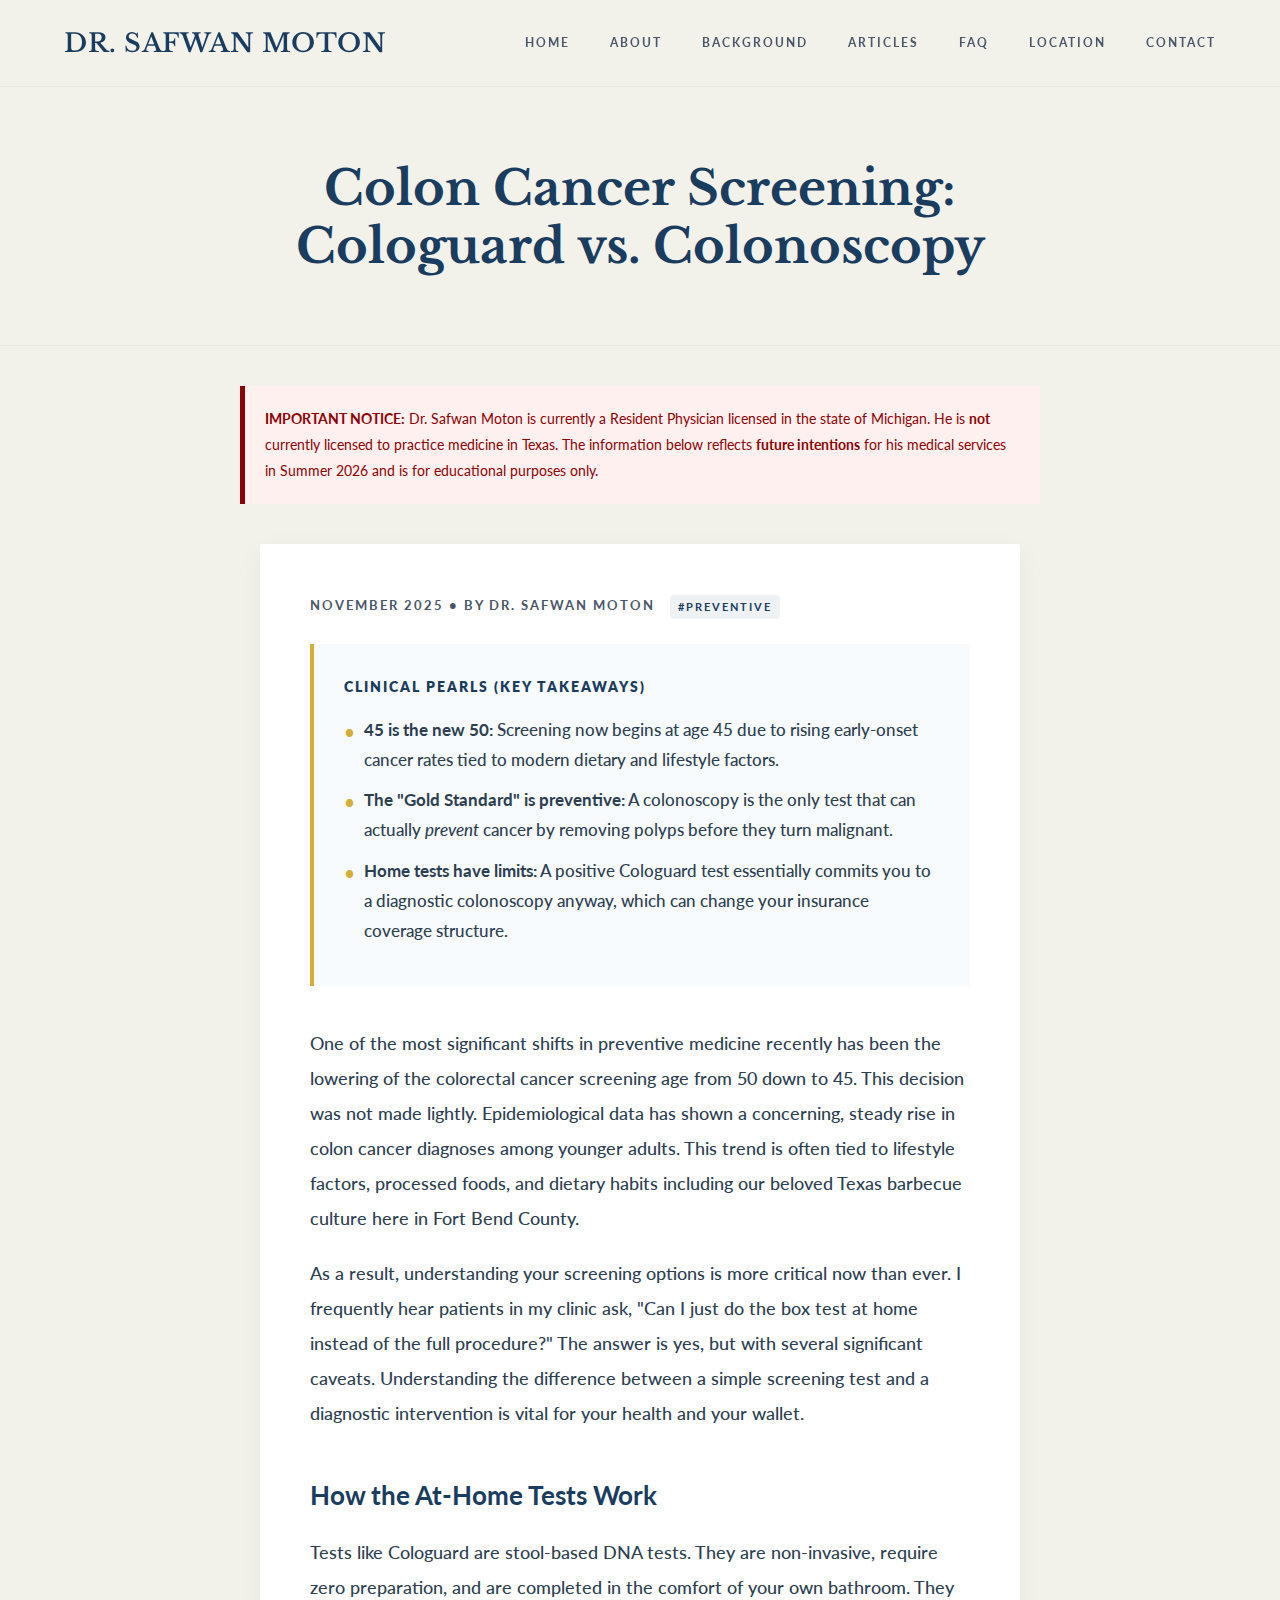
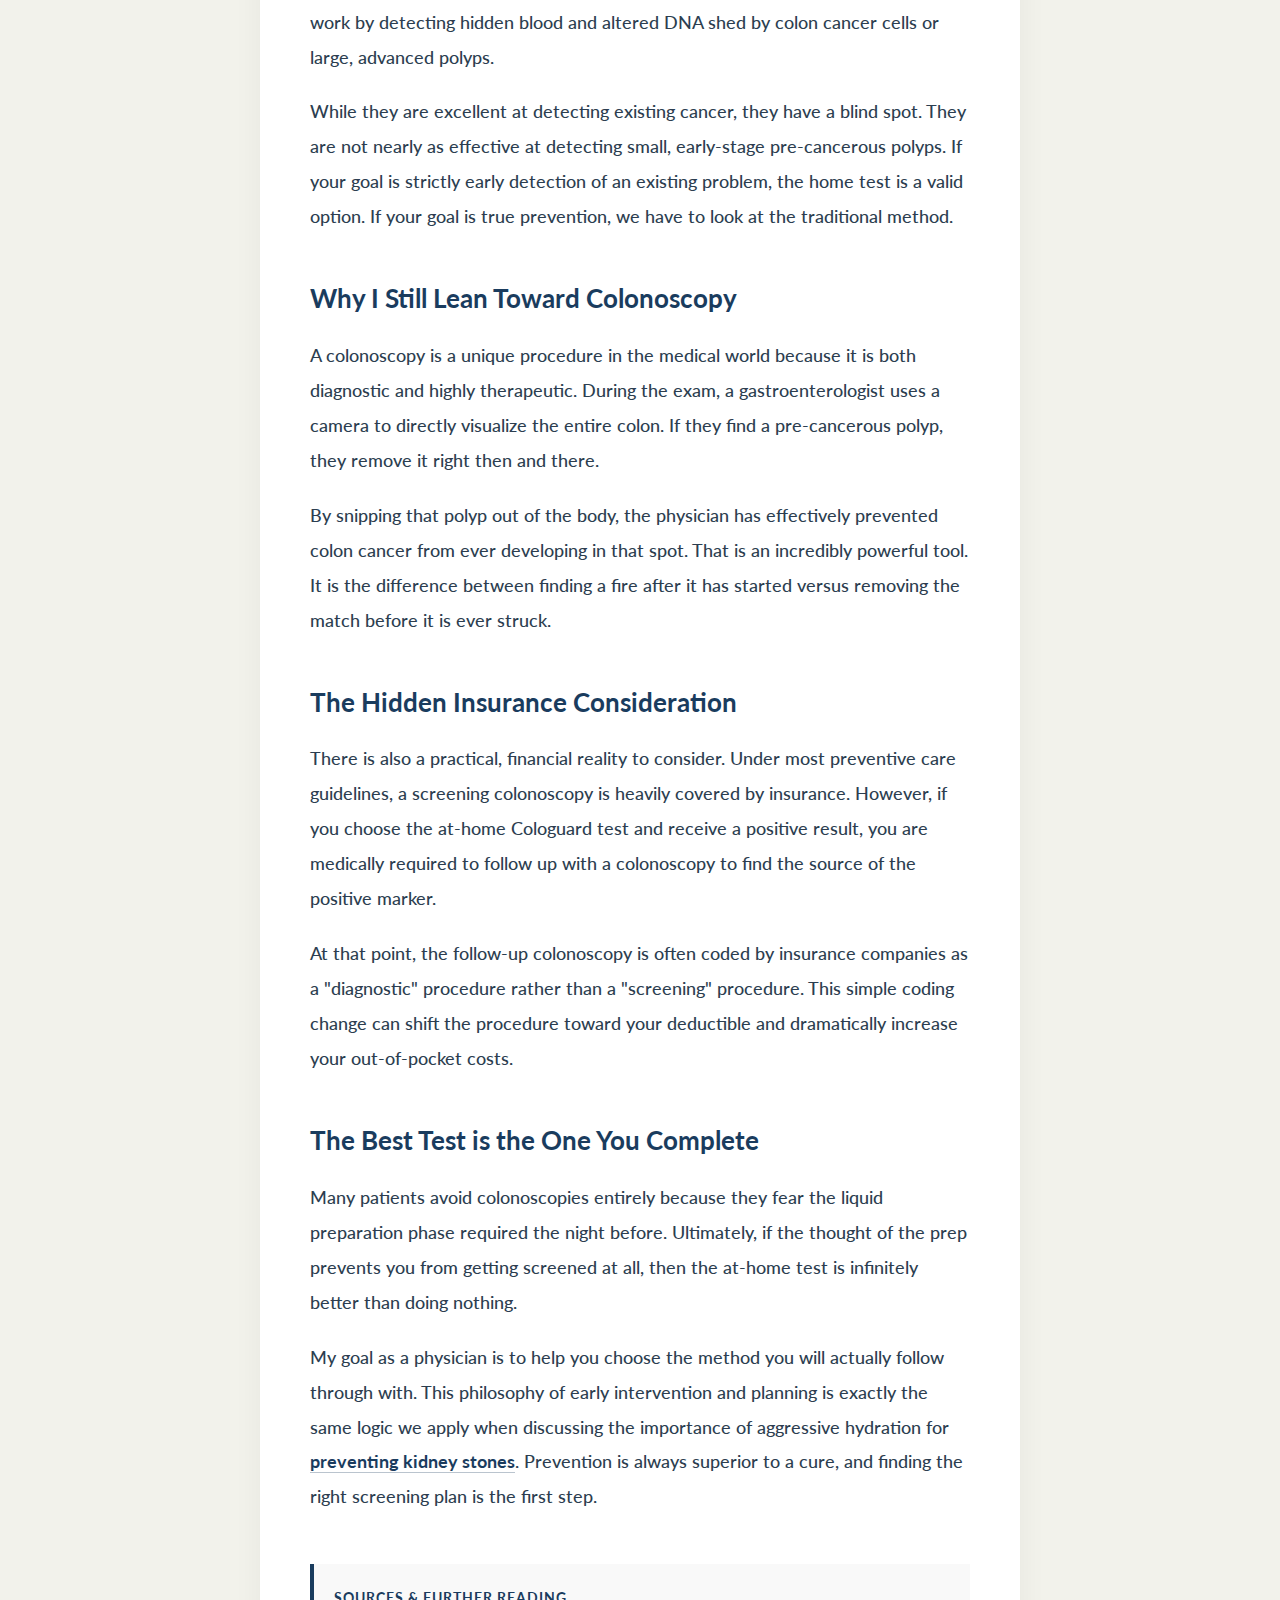
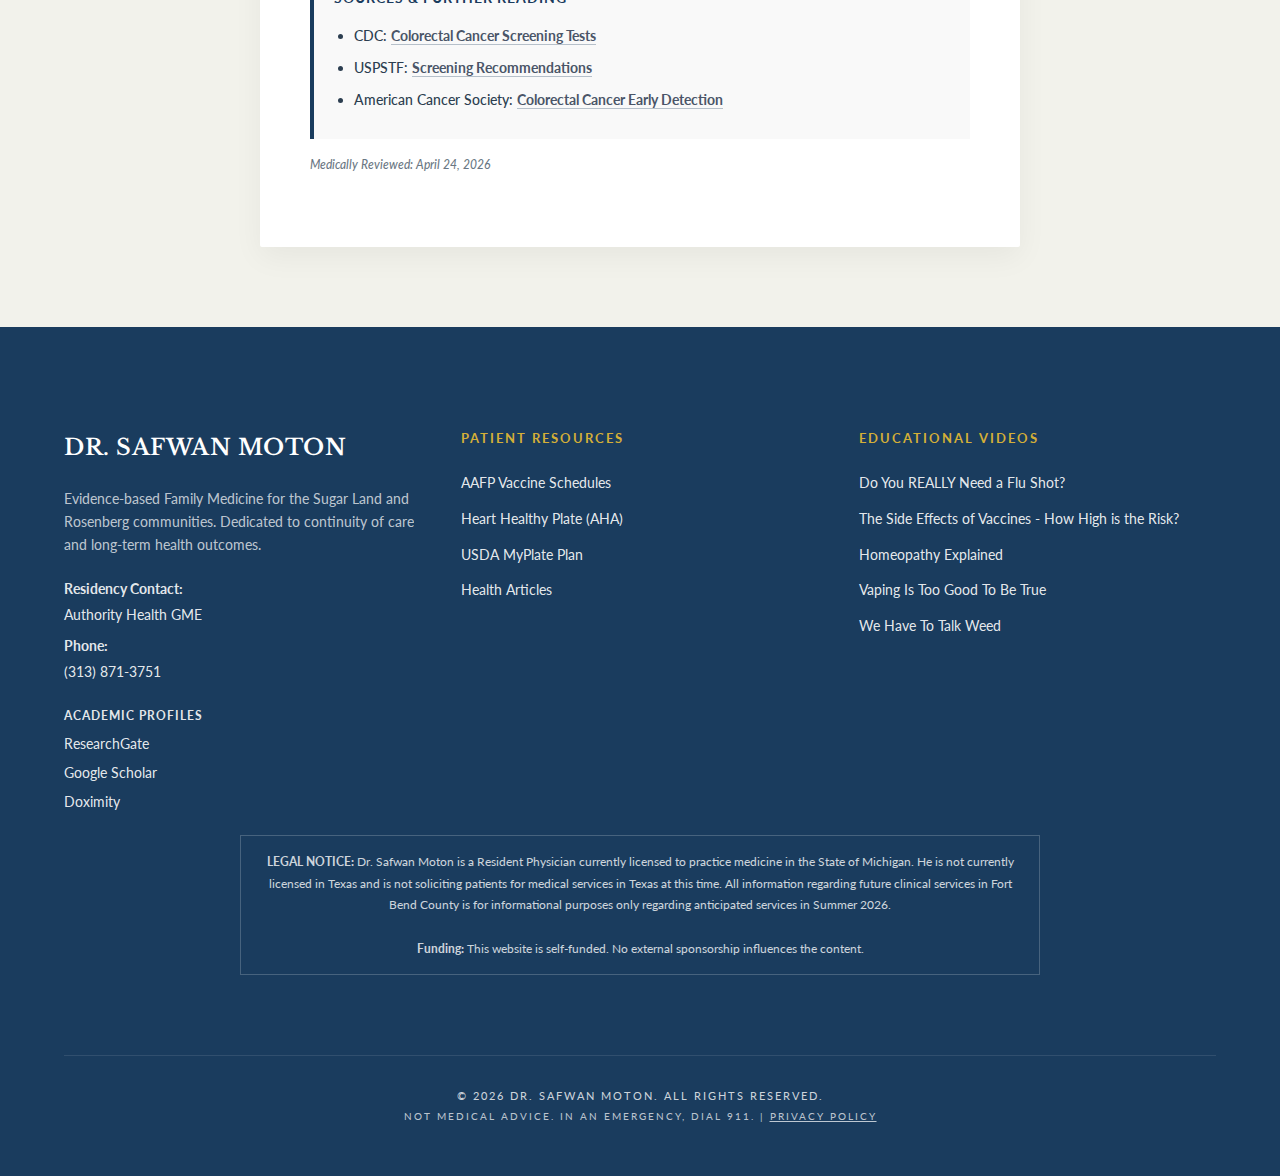
<file: articles/colon-cancer.html>
<!DOCTYPE html>
<html lang="en">
<head>

    <script async src="https://www.googletagmanager.com/gtag/js?id=G-S06WN265PK"></script>
    <script>
      window.dataLayer = window.dataLayer || [];
      function gtag(){dataLayer.push(arguments);}
      gtag('js', new Date());
      gtag('config', 'G-S06WN265PK');
    </script>
    <meta charset="UTF-8">
    <meta name="viewport" content="width=device-width, initial-scale=1.0">
    <title>Colon Cancer Screening: Cologuard vs. Colonoscopy | Dr. Safwan Moton</title>

    <meta name="description" content="Understand the differences between Cologuard and a traditional colonoscopy. Preventive care advice for Fort Bend County residents by Dr. Safwan Moton."
    />

    <link rel="canonical" href="https://drmoton.com/articles/colon-cancer.html">
    <meta property="og:title" content="Colon Cancer Screening: Cologuard vs. Colonoscopy">
    <meta property="og:description" content="Preventive care advice for Fort Bend County residents. Understand why the screening age was lowered to 45 and which test is right for you.">
    <meta property="og:image" content="https://drmoton.com/social-share.jpg">
    <meta property="og:image:width" content="1200">
    <meta property="og:image:height" content="630">
    <meta property="og:image:alt" content="Dr. Safwan Moton - Sugar Land Family Medicine">
    <meta property="og:url" content="https://drmoton.com/articles/colon-cancer.html">
    <meta property="og:type" content="article">
    <meta name="twitter:card" content="summary_large_image">
    <meta name="twitter:title" content="Colon Cancer Screening: Cologuard vs. Colonoscopy | Dr. Safwan Moton">
    <meta name="twitter:description" content="Understand the differences between Cologuard and a traditional colonoscopy. Preventive care advice for Fort Bend County residents.">
    <meta name="twitter:image" content="https://drmoton.com/social-share.jpg">
    <link rel="icon" href="../favicon.ico" sizes="any">
    <link rel="apple-touch-icon" href="../apple-touch-icon.png">
    
    <link rel="preconnect" href="https://fonts.googleapis.com">
    <link rel="preconnect" href="https://fonts.gstatic.com" crossorigin>
    <link href="https://fonts.googleapis.com/css2?family=Libre+Baskerville:ital,wght@0,400;0,700;1,400&family=Lato:wght@300;400;500;700;900&display=swap" rel="stylesheet">
    <style>
        :root {
            --primary-color: #1a3c5e;
            --accent-color: #4a5568; /* Updated for WCAG AA Contrast */
            --bg-cream: #f2f2eb;
            --bg-white: #ffffff;
            --text-dark: #2c3e50;
            --gold-accent: #D4AF37;
            --alert-red: #8B0000;

            --font-heading: 'Libre Baskerville', serif;
            --font-body: 'Lato', sans-serif;
        }
        * { margin: 0; padding: 0; box-sizing: border-box; }
        html { scroll-behavior: smooth; }
        body {
            font-family: var(--font-body);
            color: var(--text-dark);
            line-height: 1.8;
            background-color: var(--bg-cream);
            overflow-x: hidden;
        }
        a { text-decoration: none; color: inherit; transition: 0.3s; }
        ul { list-style: none; }
        p, li { font-weight: 500; color: #2c3e50; }

        /* --- NAV --- */
        nav {
            display: flex; justify-content: space-between; align-items: center;
            padding: 20px 5%; position: fixed; width: 100%; top: 0;
            background: rgba(242, 242, 235, 0.98);
            backdrop-filter: blur(8px);
            z-index: 1000; border-bottom: 1px solid rgba(0,0,0,0.05);
        }
        .logo {
            font-family: var(--font-heading); font-size: 1.6rem; font-weight: 600;
            letter-spacing: 0.5px; color: var(--primary-color); text-transform: uppercase;
        }
        .nav-links { display: flex; gap: 40px; }
        .nav-links a {
            font-size: 0.75rem; text-transform: uppercase; letter-spacing: 2px;
            color: var(--accent-color); font-weight: 700;
        }
        .nav-links a:hover { color: var(--primary-color); }
        
        /* MOBILE MENU BUTTON - Updated to button semantics */
        .mobile-menu-btn { 
            display: none; 
            font-size: 1.5rem; 
            cursor: pointer; 
            color: var(--primary-color); 
            background: none; 
            border: none; 
            padding: 0; 
        }

        #mobile-menu {
            display: none; position: fixed; top: 70px; left: 0; width: 100%;
            background: var(--bg-cream); box-shadow: 0 10px 20px rgba(0,0,0,0.05);
            padding: 20px 0; z-index: 999; text-align: center; border-bottom: 1px solid #eee;
        }
        #mobile-menu a {
            display: block; padding: 15px; font-size: 0.9rem; font-weight: 700;
            color: var(--primary-color); text-transform: uppercase; letter-spacing: 2px;
        }

        /* --- PAGE HEADER --- */
        .page-header {
            padding: 160px 5% 60px 5%;
            text-align: center;
            background-color: var(--bg-cream);
            border-bottom: 1px solid rgba(0,0,0,0.05);
        }
        .page-header h1 {
            font-family: var(--font-heading); font-size: 3rem; color: var(--primary-color);
            margin-bottom: 10px; max-width: 900px; margin-left: auto; margin-right: auto; line-height: 1.2;
        }

        /* --- LEGAL DISCLAIMER BOX --- */
        .legal-notice {
            background-color: #fff0f0;
            border-left: 5px solid var(--alert-red);
            padding: 20px;
            margin: 40px auto 20px auto;
            max-width: 800px;
            font-size: 0.9rem;
            color: var(--alert-red);
        }

        /* --- ARTICLE CONTENT --- */
        .article-container {
            max-width: 800px;
            margin: 0 auto;
            padding: 20px 20px 80px 20px;
        }
        .article-card {
            background: #ffffff;
            padding: 50px;
            border-radius: 2px;
            box-shadow: 0 10px 30px rgba(0,0,0,0.05);
        }
        .article-meta {
            font-size: 0.8rem; text-transform: uppercase; letter-spacing: 2px;
            color: var(--accent-color); margin-bottom: 25px; font-weight: 700;
        }
        .tag-pill {
            display: inline-block; background: #eef2f5; color: var(--primary-color);
            padding: 2px 8px; border-radius: 4px; font-size: 0.7rem; margin-left: 10px;
            vertical-align: middle;
        }
        .article-content {
            font-size: 1.15rem;
            line-height: 1.9;
            color: #2c3e50;
        }
        .article-content p { margin-bottom: 20px; }
        .article-content a {
            color: var(--primary-color);
            font-weight: 700;
            border-bottom: 1px solid rgba(26, 60, 94, 0.3);
        }
        .article-content a:hover {
            border-bottom: 2px solid var(--gold-accent);
        }
        .article-content h3 {
            font-size: 1.6rem; color: var(--primary-color);
            margin-top: 40px; margin-bottom: 15px;
        }
        
        .takeaways-box {
            background-color: #f8fbfd;
            border-left: 4px solid var(--gold-accent);
            padding: 30px;
            margin-bottom: 40px;
        }
        .takeaways-box h3 {
            font-family: var(--font-body);
            font-size: 0.9rem; text-transform: uppercase; letter-spacing: 2px;
            color: var(--primary-color); margin-bottom: 15px; font-weight: 800;
            margin-top: 0; 
        }
        .takeaways-box ul { list-style: none; padding: 0; margin-bottom: 0; }
        .takeaways-box li { position: relative; padding-left: 20px; margin-bottom: 10px; font-size: 1.05rem; }
        .takeaways-box li::before {
            content: '•'; position: absolute; left: 0; color: var(--gold-accent); font-size: 1.2rem;
        }
        
        .source-box {
            background-color: #f9f9f9;
            border-left: 4px solid var(--primary-color);
            padding: 20px;
            margin-top: 50px;
            font-size: 0.9rem;
        }
        .source-box h4 {
            font-size: 0.9rem; text-transform: uppercase; letter-spacing: 1px;
            margin-bottom: 10px; color: var(--primary-color);
        }
        .source-box ul { list-style: disc; padding-left: 20px; margin-bottom: 0; }
        .source-box li { margin-bottom: 5px; }
        .source-box a { color: var(--accent-color); font-weight: 700; }
        .source-box a:hover { color: var(--primary-color); text-decoration: underline; }

        .medical-review-tag {
            font-size: 0.75rem;
            opacity: 0.7;
            margin-top: 15px;
            font-style: italic;
        }

        /* --- FOOTER --- */
        footer { background-color: var(--primary-color); color: white; padding: 100px 5% 50px 5%; text-align: left; }
        footer h2 { font-size: 2.8rem; margin-bottom: 40px; color: white; }
        footer h3 { color:var(--gold-accent); text-transform:uppercase; letter-spacing:2px; margin-bottom:20px; font-size:0.8rem; font-weight: 700; font-family: var(--font-body); }
        footer p, footer li, footer span, footer a { color: rgba(255, 255, 255, 0.9) !important; font-weight: 400; font-size: 0.9rem; }
        footer li { margin-bottom: 10px; }

        .footer-content { display:grid; grid-template-columns: 1fr 1fr 1fr; gap:40px; max-width:1200px; margin:0 auto; }

        .copyright {
            font-size: 0.7rem; color: rgba(255, 255, 255, 0.8) !important;
            margin-top: 80px; border-top: 1px solid rgba(255,255,255,0.1); padding-top: 30px;
            letter-spacing: 2px; text-transform: uppercase; font-weight: 400; text-align: center;
        }

        .legal-footer {
            margin-top: 20px;
            font-size: 0.75rem;
            color: rgba(255, 255, 255, 0.8);
            border: 1px solid rgba(255, 255, 255, 0.2);
            padding: 15px;
            text-align: center;
            max-width: 800px;
            margin-left: auto;
            margin-right: auto;
        }

        @media (max-width: 900px) {
            .nav-links { display: none; } .mobile-menu-btn { display: block; }
            .page-header h1 { font-size: 2.2rem; }
            .article-card { padding: 30px 20px; }
            .footer-content { grid-template-columns: 1fr !important; text-align: center !important; }
            footer { text-align: center; }
        }
    </style>

    <noscript><style>.reveal { opacity: 1; transform: none; }</style></noscript>
</head>
<body>
    <nav>
        <a href="../index.html" class="logo" style="text-decoration:none;">Dr. Safwan Moton</a>
        <div class="nav-links">
            <a href="../index.html">Home</a>
            <a href="../about.html">About</a>
            <a href="../index.html#experience">Background</a>
            <a href="../articles.html">Articles</a>
            <a href="../faq.html">FAQ</a>
            <a href="../index.html#location">Location</a>
            <a href="../contact.html">Contact</a>
        </div>
        <button class="mobile-menu-btn" onclick="toggleMenu()" aria-expanded="false" aria-label="Toggle navigation menu"> ☰ </button>
    </nav>
    <div id="mobile-menu">
        <a href="../index.html">Home</a>
        <a href="../about.html">About</a>
        <a href="../index.html#experience">Background</a>
        <a href="../articles.html">Articles</a>
        <a href="../faq.html">FAQ</a>
        <a href="../index.html#location">Location</a>
        <a href="../contact.html">Contact</a>
    </div>

    <header class="page-header">
        <h1>Colon Cancer Screening: Cologuard vs. Colonoscopy</h1>
    </header>

    <div class="legal-notice">
        <strong>IMPORTANT NOTICE:</strong> Dr. Safwan Moton is currently a Resident Physician licensed in the state of Michigan.
        He is <strong>not</strong> currently licensed to practice medicine in Texas.
        The information below reflects <strong>future intentions</strong> for his medical services in Summer 2026 and is for educational purposes only.
    </div>

    <div class="article-container">
        <article class="article-card">
            <div class="article-meta">November 2025 • By Dr. Safwan Moton <span class="tag-pill">#Preventive</span></div>
            
            <div class="takeaways-box">
                <h3>Clinical Pearls (Key Takeaways)</h3>
                <ul>
                    <li><strong>45 is the new 50:</strong> Screening now begins at age 45 due to rising early-onset cancer rates tied to modern dietary and lifestyle factors.</li>
                    <li><strong>The "Gold Standard" is preventive:</strong> A colonoscopy is the only test that can actually <em>prevent</em> cancer by removing polyps before they turn malignant.</li>
                    <li><strong>Home tests have limits:</strong> A positive Cologuard test essentially commits you to a diagnostic colonoscopy anyway, which can change your insurance coverage structure.</li>
                </ul>
            </div>

            <div class="article-content">
                <p>
                    One of the most significant shifts in preventive medicine recently has been the lowering of the colorectal cancer screening age from 50 down to 45. This decision was not made lightly. Epidemiological data has shown a concerning, steady rise in colon cancer diagnoses among younger adults. This trend is often tied to lifestyle factors, processed foods, and dietary habits including our beloved Texas barbecue culture here in Fort Bend County.
                </p>
                <p>
                    As a result, understanding your screening options is more critical now than ever. I frequently hear patients in my clinic ask, "Can I just do the box test at home instead of the full procedure?" The answer is yes, but with several significant caveats. Understanding the difference between a simple screening test and a diagnostic intervention is vital for your health and your wallet.
                </p>

                <h3>How the At-Home Tests Work</h3>
                <p>
                    Tests like Cologuard are stool-based DNA tests. They are non-invasive, require zero preparation, and are completed in the comfort of your own bathroom. They work by detecting hidden blood and altered DNA shed by colon cancer cells or large, advanced polyps.
                </p>
                <p>
                    While they are excellent at detecting existing cancer, they have a blind spot. They are not nearly as effective at detecting small, early-stage pre-cancerous polyps. If your goal is strictly early detection of an existing problem, the home test is a valid option. If your goal is true prevention, we have to look at the traditional method.
                </p>

                <h3>Why I Still Lean Toward Colonoscopy</h3>
                <p>
                    A colonoscopy is a unique procedure in the medical world because it is both diagnostic and highly therapeutic. During the exam, a gastroenterologist uses a camera to directly visualize the entire colon. If they find a pre-cancerous polyp, they remove it right then and there. 
                </p>
                <p>
                    By snipping that polyp out of the body, the physician has effectively prevented colon cancer from ever developing in that spot. That is an incredibly powerful tool. It is the difference between finding a fire after it has started versus removing the match before it is ever struck.
                </p>

                <h3>The Hidden Insurance Consideration</h3>
                <p>
                    There is also a practical, financial reality to consider. Under most preventive care guidelines, a screening colonoscopy is heavily covered by insurance. However, if you choose the at-home Cologuard test and receive a positive result, you are medically required to follow up with a colonoscopy to find the source of the positive marker.
                </p>
                <p>
                    At that point, the follow-up colonoscopy is often coded by insurance companies as a "diagnostic" procedure rather than a "screening" procedure. This simple coding change can shift the procedure toward your deductible and dramatically increase your out-of-pocket costs. 
                </p>

                <h3>The Best Test is the One You Complete</h3>
                <p>
                    Many patients avoid colonoscopies entirely because they fear the liquid preparation phase required the night before. Ultimately, if the thought of the prep prevents you from getting screened at all, then the at-home test is infinitely better than doing nothing. 
                </p>
                <p>
                    My goal as a physician is to help you choose the method you will actually follow through with. This philosophy of early intervention and planning is exactly the same logic we apply when discussing the importance of aggressive hydration for <a href="kidney-stones.html">preventing kidney stones</a>. Prevention is always superior to a cure, and finding the right screening plan is the first step.
                </p>

                <div class="source-box">
                    <h4>Sources & Further Reading</h4>
                    <ul>
                        <li>CDC: <a href="https://www.cdc.gov/colorectal-cancer/screening/" target="_blank" rel="noopener noreferrer">Colorectal Cancer Screening Tests</a></li>
                        <li>USPSTF: <a href="https://www.uspreventiveservicestaskforce.org/uspstf/recommendation/colorectal-cancer-screening" target="_blank" rel="noopener noreferrer">Screening Recommendations</a></li>
                        <li>American Cancer Society: <a href="https://www.cancer.org/cancer/colon-rectal-cancer/detection-diagnosis-staging/screening-tests-used.html" target="_blank" rel="noopener noreferrer">Colorectal Cancer Early Detection</a></li>
                    </ul>
                </div>
                <p class="medical-review-tag">Medically Reviewed: April 24, 2026</p>
            </div>
        </article>
    </div>

    <footer id="contact">
        <div class="footer-content">
            <div>
                <div class="logo" style="color:white; margin-bottom:20px; font-size:1.4rem;">Dr. Safwan Moton</div>
                <p style="font-size:0.9rem; opacity:0.8; line-height:1.6;">
                    Evidence-based Family Medicine for the Sugar Land and Rosenberg communities.
                    Dedicated to continuity of care and long-term health outcomes.
                </p>
                <div style="margin-top:20px;">
                    <p style="margin-bottom:5px;"><strong>Residency Contact:</strong><br>Authority Health GME</p>
                    <p><strong>Phone:</strong><br><a href="tel:+13138713751" style="color:white; text-decoration:none;">(313) 871-3751</a></p>
                </div>
                <div style="margin-top:20px;">
                    <p style="margin-bottom:5px; font-weight:700; color:#D4AF37; text-transform:uppercase; letter-spacing:1px; font-size:0.75rem;">Academic Profiles</p>
                    <p style="margin-bottom:3px;"><a href="https://www.researchgate.net/profile/Safwan-Moton" target="_blank" rel="noopener noreferrer">ResearchGate</a></p>
                    <p style="margin-bottom:3px;"><a href="https://scholar.google.com/citations?hl=en&user=4uD3_SIAAAAJ" target="_blank" rel="noopener noreferrer">Google Scholar</a></p>
                    <p><a href="https://www.doximity.com/pub/safwan-moton-do" target="_blank" rel="noopener noreferrer">Doximity</a></p>
                </div>
            </div>
            <div>
                <h3>Patient Resources</h3>
                <ul>
                    <li><a href="https://www.aafp.org/family-physician/patient-care/prevention-wellness/immunizations-vaccines/immunization-schedules.html" target="_blank" rel="noopener noreferrer">AAFP Vaccine Schedules</a></li>
                    <li><a href="https://www.heart.org/en/-/media/Healthy-Living-Files/Infographics/Deliciously_Balanced_Plate_Infographic.pdf?sc_lang=en" target="_blank" rel="noopener noreferrer">Heart Healthy Plate (AHA)</a></li>
                    <li><a href="https://www.myplate.gov/myplate-plan" target="_blank" rel="noopener noreferrer">USDA MyPlate Plan</a></li>
                    <li><a href="../articles.html">Health Articles</a></li>
                </ul>
            </div>
            <div>
                <h3>Educational Videos</h3>
                <ul>
                    <li><a href="https://www.youtube.com/watch?v=uOHG0u-WKXM" target="_blank" rel="noopener noreferrer">Do You REALLY Need a Flu Shot?</a></li>
                    <li><a href="https://www.youtube.com/watch?v=zBkVCpbNnkU" target="_blank" rel="noopener noreferrer">The Side Effects of Vaccines - How High is the Risk?</a></li>
                    <li><a href="https://www.youtube.com/watch?v=8HslUzw35mc" target="_blank" rel="noopener noreferrer">Homeopathy Explained</a></li>
                    <li><a href="https://www.youtube.com/watch?v=cHEOsKddURQ" target="_blank" rel="noopener noreferrer">Vaping Is Too Good To Be True</a></li>
                    <li><a href="https://youtu.be/qBRaI0ZeAf8?si=SGF3cr9YMF5dyxiD" target="_blank" rel="noopener noreferrer">We Have To Talk Weed</a></li>
                </ul>
            </div>
        </div>
        <div class="legal-footer">
            <strong>LEGAL NOTICE:</strong> Dr. Safwan Moton is a Resident Physician currently licensed to practice medicine in the State of Michigan.
            He is not currently licensed in Texas and is not soliciting patients for medical services in Texas at this time.
            All information regarding future clinical services in Fort Bend County is for informational purposes only regarding anticipated services in Summer 2026.
            <br><br>
            <strong>Funding:</strong> This website is self-funded. No external sponsorship influences the content.
        </div>
        <div class="copyright">
            © 2026 Dr. Safwan Moton. All Rights Reserved. <br>
            <span style="font-size:0.6rem; opacity:0.8;">
                Not medical advice. In an emergency, dial 911. |
                <a href="../privacy.html" style="color:inherit; text-decoration:underline; font-size:inherit;">Privacy Policy</a>
            </span>
        </div>
    </footer>
    <script>
        // Mobile Menu with Accessibility updates
        function toggleMenu() {
            const menu = document.getElementById('mobile-menu');
            const btn = document.querySelector('.mobile-menu-btn');
            const isExpanded = btn.getAttribute('aria-expanded') === 'true';
            
            btn.setAttribute('aria-expanded', !isExpanded);
            menu.style.display = isExpanded ? 'none' : 'block';
        }
    </script>
    <script type="application/ld+json">
    {
      "@context": "https://schema.org",
      "@graph": [
        {
          "@type": "BreadcrumbList",
          "itemListElement": [{
            "@type": "ListItem",
            "position": 1,
            "name": "Home",
            "item": "https://drmoton.com"
          },{
            "@type": "ListItem",
            "position": 2,
            "name": "Medical Articles",
            "item": "https://drmoton.com/articles.html"
          },{
            "@type": "ListItem",
            "position": 3,
            "name": "Colon Cancer Screening",
            "item": "https://drmoton.com/articles/colon-cancer.html"
          }]
        },
        {
          "@type": "MedicalScholarlyArticle",
          "headline": "Colon Cancer Screening: Cologuard vs. Colonoscopy",
          "datePublished": "2025-11-01",
          "dateModified": "2026-04-24",
          "author": {
            "@type": "Physician",
            "name": "Dr. Safwan Moton",
            "url": "https://drmoton.com/about.html"
          },
          "reviewedBy": {
            "@type": "Physician",
            "name": "Dr. Safwan Moton"
          },
          "publisher": {
            "@type": "Organization",
            "name": "Sugar Land Family Medicine"
          }
        }
      ]
    }
    </script>
</body>
</html>
</file>
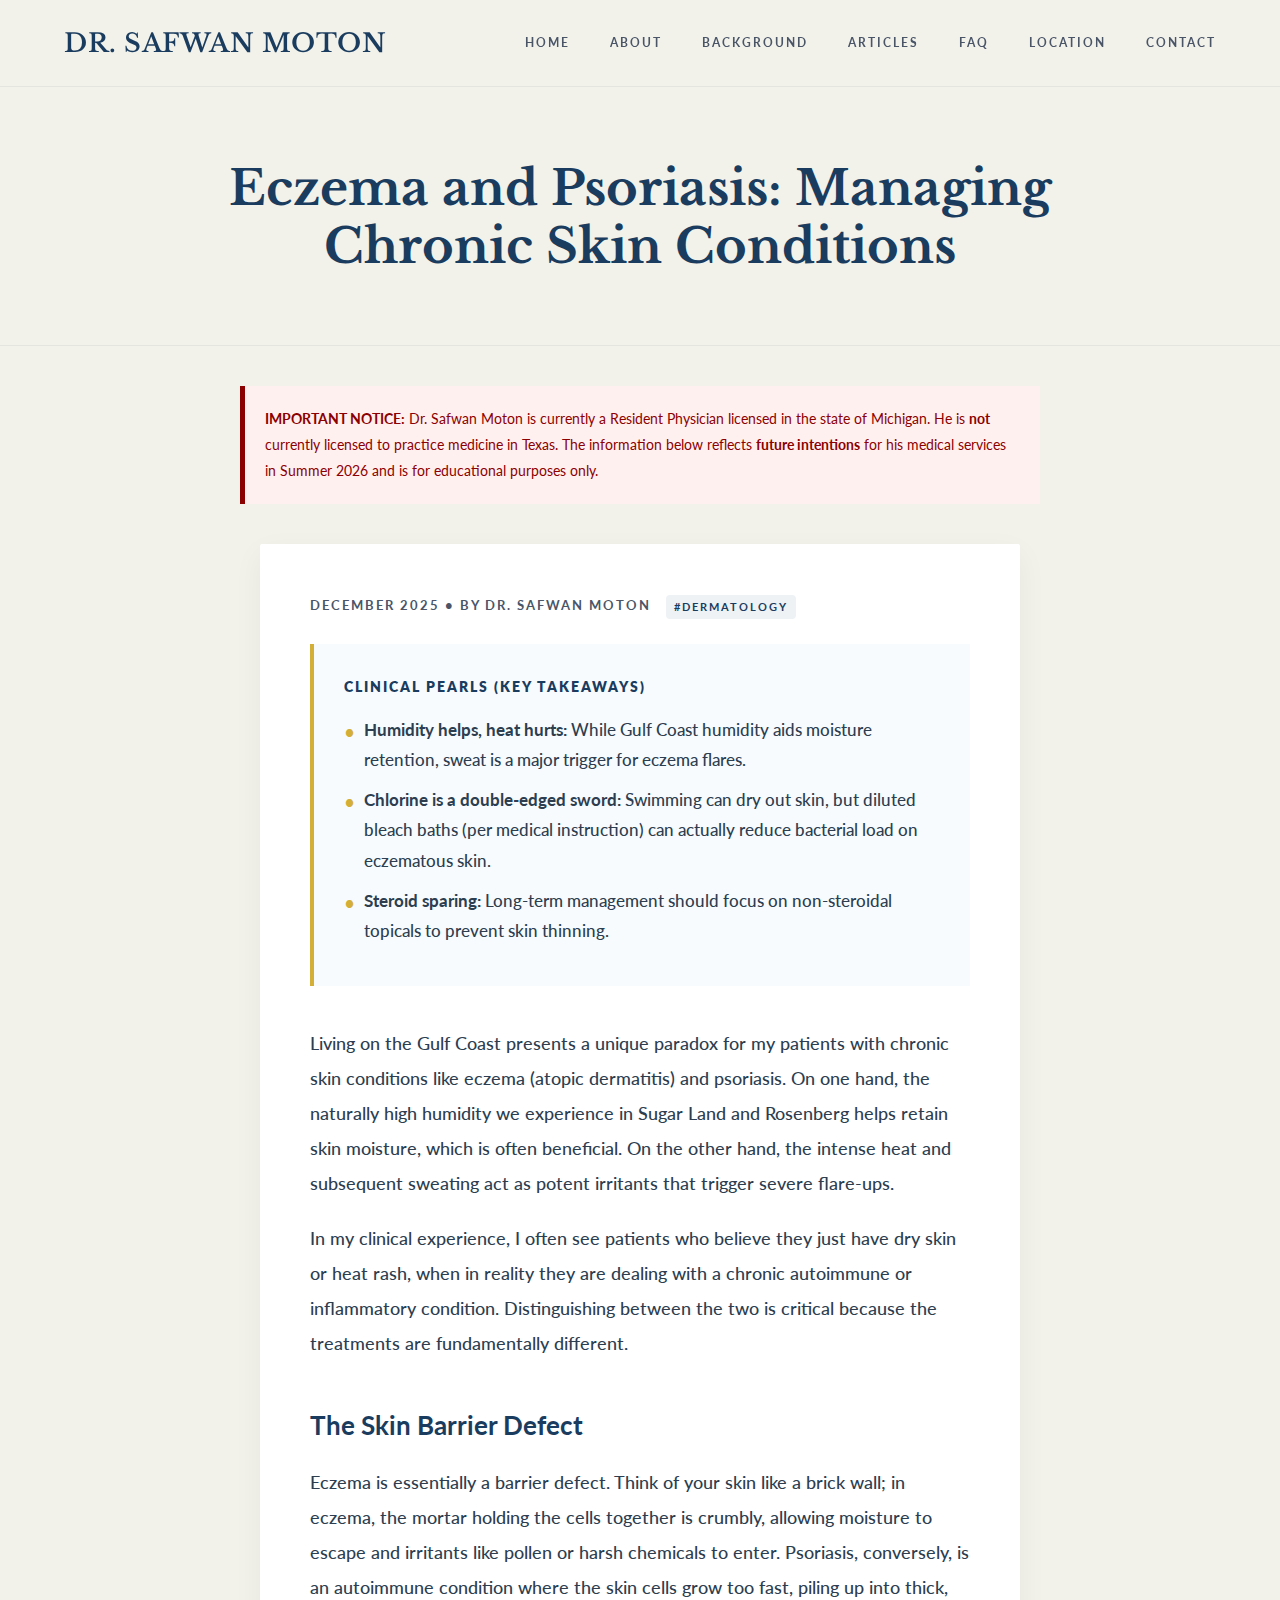
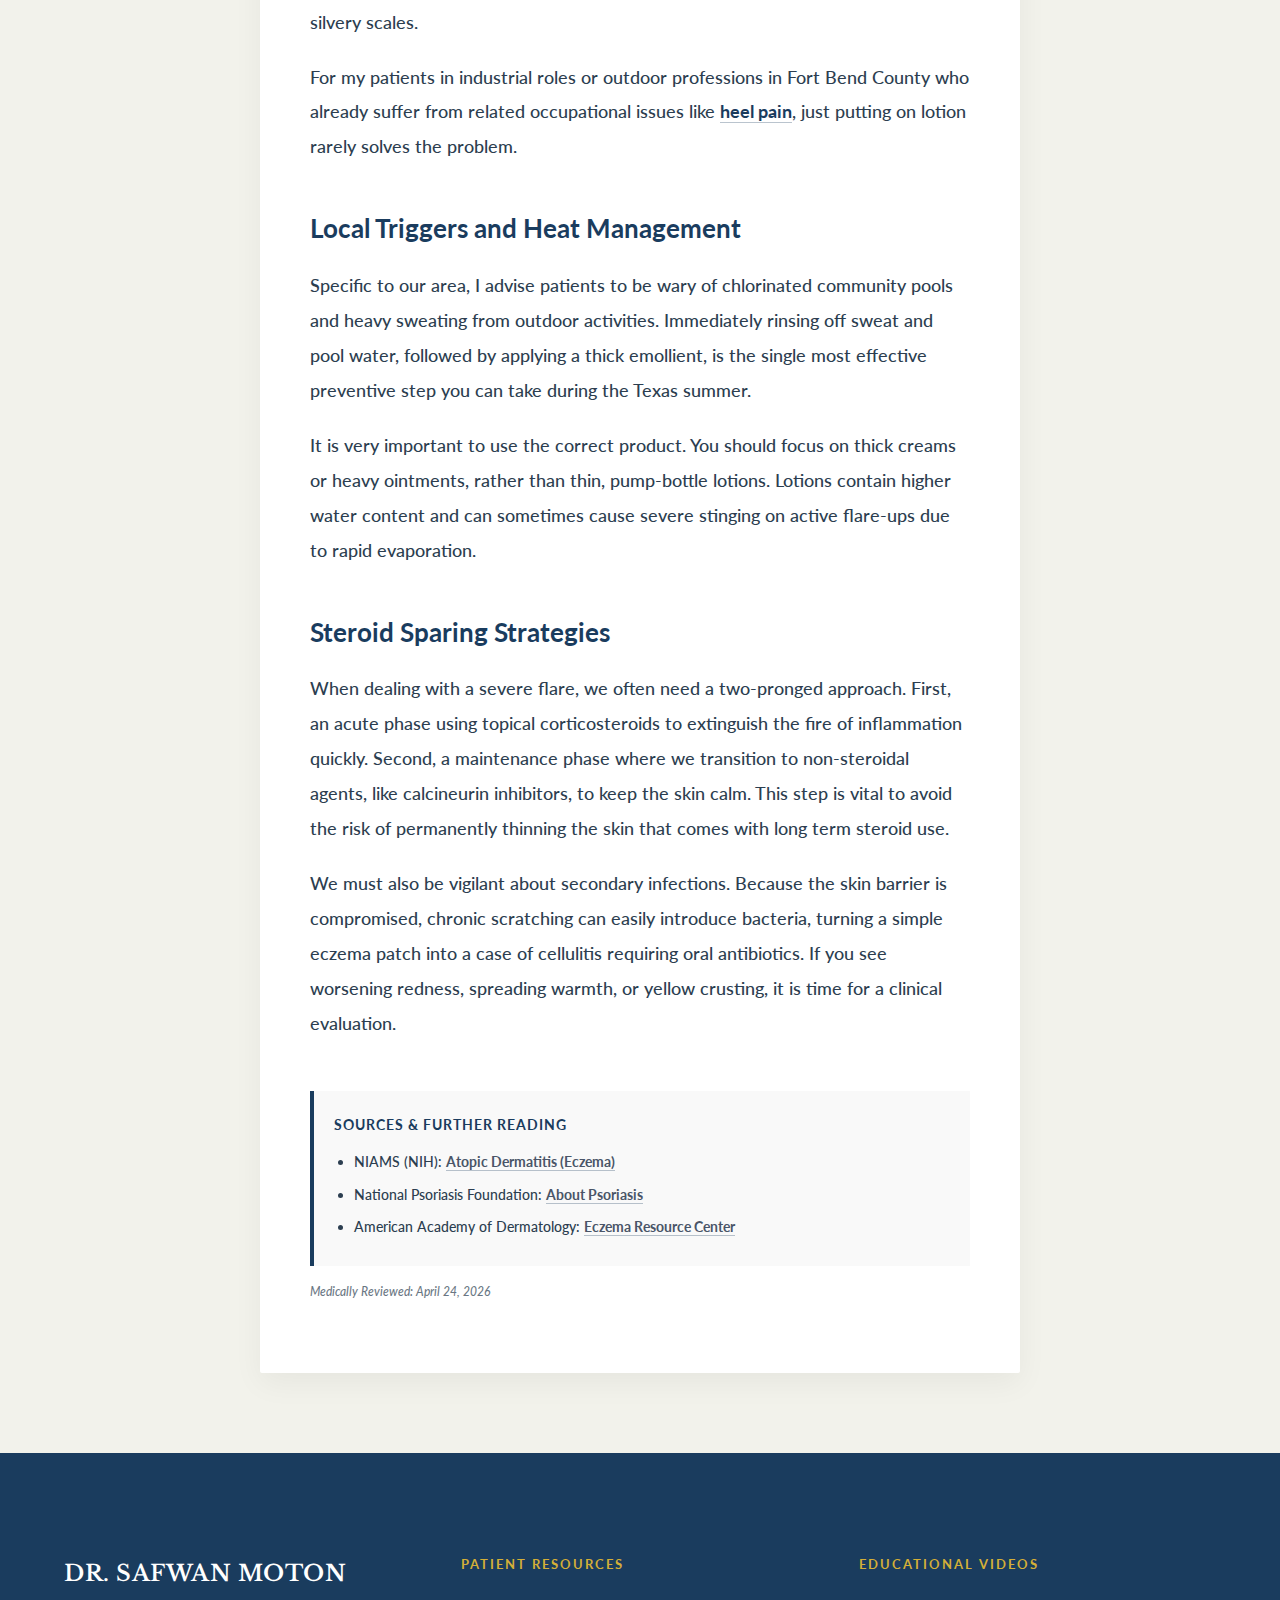
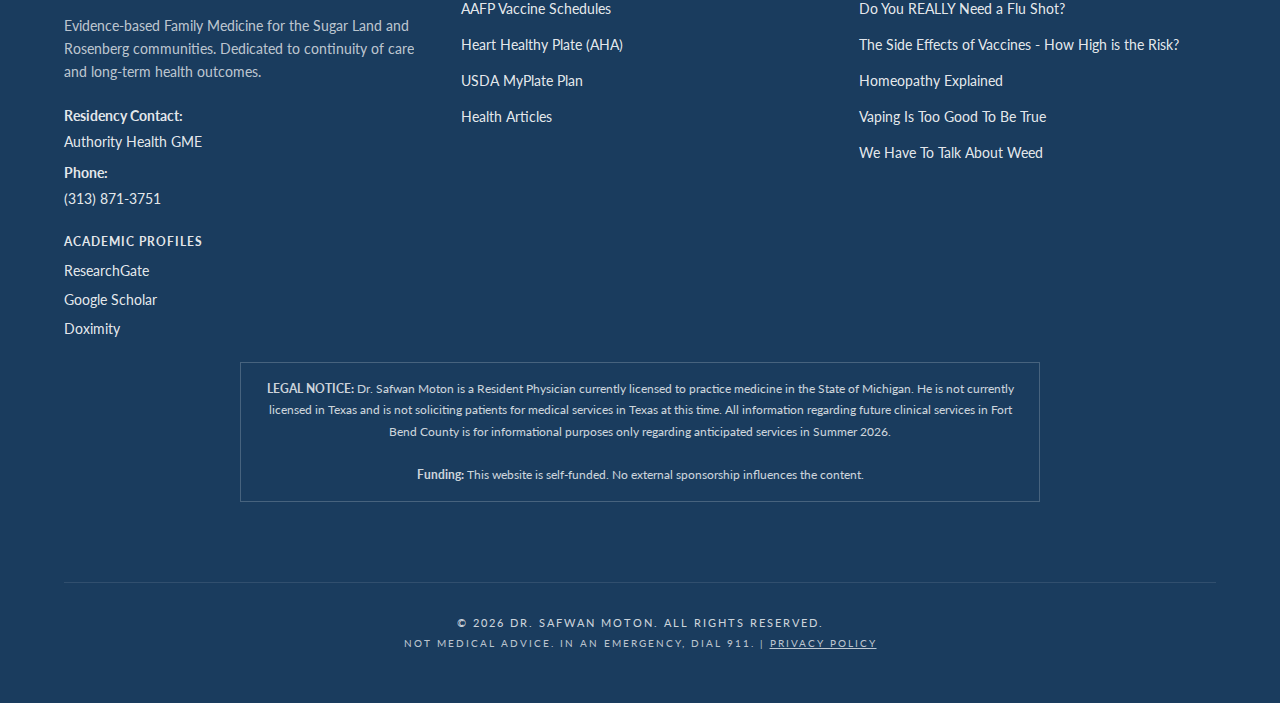
<file: articles/eczema.html>
<!DOCTYPE html>
<html lang="en">
<head>

    <script async src="https://www.googletagmanager.com/gtag/js?id=G-S06WN265PK"></script>
    <script>
      window.dataLayer = window.dataLayer || [];
      function gtag(){dataLayer.push(arguments);}
      gtag('js', new Date());
      gtag('config', 'G-S06WN265PK');
    </script>
    <meta charset="UTF-8">
    <meta name="viewport" content="width=device-width, initial-scale=1.0">
    <title>Eczema and Psoriasis: Managing Chronic Skin Conditions | Dr. Safwan Moton</title>

    <meta name="description" content="Living with eczema or psoriasis in the Texas heat? Dr. Safwan Moton explains skin barrier defects, steroid-sparing treatments, and local trigger management."
    />

    <link rel="canonical" href="https://drmoton.com/articles/eczema.html">
    <meta property="og:title" content="Eczema and Psoriasis: Managing Chronic Skin Conditions in the Gulf Coast">
    <meta property="og:description" content="Living with eczema or psoriasis in the Texas heat? Dr. Safwan Moton explains skin barrier defects, steroid-sparing treatments, and local trigger management.">
    <meta property="og:image" content="https://drmoton.com/social-share.jpg">
    <meta property="og:image:width" content="1200">
    <meta property="og:image:height" content="630">
    <meta property="og:image:alt" content="Dr. Safwan Moton - Sugar Land Family Medicine">
    <meta property="og:url" content="https://drmoton.com/articles/eczema.html">
    <meta property="og:type" content="article">
    <meta name="twitter:card" content="summary_large_image">
    <meta name="twitter:title" content="Eczema and Psoriasis: Managing Chronic Skin Conditions | Dr. Safwan Moton">
    <meta name="twitter:description" content="Living with eczema or psoriasis in the Texas heat? Dr. Safwan Moton explains skin barrier defects, steroid-sparing treatments, and local trigger management.">
    <meta name="twitter:image" content="https://drmoton.com/social-share.jpg">
    <link rel="icon" href="../favicon.ico" sizes="any">
    <link rel="apple-touch-icon" href="../apple-touch-icon.png">
    
    <link rel="preconnect" href="https://fonts.googleapis.com">
    <link rel="preconnect" href="https://fonts.gstatic.com" crossorigin>
    <link href="https://fonts.googleapis.com/css2?family=Libre+Baskerville:ital,wght@0,400;0,700;1,400&family=Lato:wght@300;400;500;700;900&display=swap" rel="stylesheet">
    <style>
        :root {
            --primary-color: #1a3c5e;
            --accent-color: #4a5568; /* Updated for WCAG AA Contrast */
            --bg-cream: #f2f2eb;
            --bg-white: #ffffff;
            --text-dark: #2c3e50;
            --gold-accent: #D4AF37;
            --alert-red: #8B0000;

            --font-heading: 'Libre Baskerville', serif;
            --font-body: 'Lato', sans-serif;
        }
        * { margin: 0; padding: 0; box-sizing: border-box; }
        html { scroll-behavior: smooth; }
        body {
            font-family: var(--font-body);
            color: var(--text-dark);
            line-height: 1.8;
            background-color: var(--bg-cream);
            overflow-x: hidden;
        }
        a { text-decoration: none; color: inherit; transition: 0.3s; }
        ul { list-style: none; }
        p, li { font-weight: 500; color: #2c3e50; }

        /* --- NAV --- */
        nav {
            display: flex; justify-content: space-between; align-items: center;
            padding: 20px 5%; position: fixed; width: 100%; top: 0;
            background: rgba(242, 242, 235, 0.98);
            backdrop-filter: blur(8px);
            z-index: 1000; border-bottom: 1px solid rgba(0,0,0,0.05);
        }
        .logo {
            font-family: var(--font-heading); font-size: 1.6rem; font-weight: 600;
            letter-spacing: 0.5px; color: var(--primary-color); text-transform: uppercase;
        }
        .nav-links { display: flex; gap: 40px; }
        .nav-links a {
            font-size: 0.75rem; text-transform: uppercase; letter-spacing: 2px;
            color: var(--accent-color); font-weight: 700;
        }
        .nav-links a:hover { color: var(--primary-color); }
        
        /* MOBILE MENU BUTTON - Updated to button semantics */
        .mobile-menu-btn { 
            display: none; 
            font-size: 1.5rem; 
            cursor: pointer; 
            color: var(--primary-color); 
            background: none; 
            border: none; 
            padding: 0; 
        }

        #mobile-menu {
            display: none; position: fixed; top: 70px; left: 0; width: 100%;
            background: var(--bg-cream); box-shadow: 0 10px 20px rgba(0,0,0,0.05);
            padding: 20px 0; z-index: 999; text-align: center; border-bottom: 1px solid #eee;
        }
        #mobile-menu a {
            display: block; padding: 15px; font-size: 0.9rem; font-weight: 700;
            color: var(--primary-color); text-transform: uppercase; letter-spacing: 2px;
        }

        /* --- PAGE HEADER --- */
        .page-header {
            padding: 160px 5% 60px 5%;
            text-align: center;
            background-color: var(--bg-cream);
            border-bottom: 1px solid rgba(0,0,0,0.05);
        }
        .page-header h1 {
            font-family: var(--font-heading); font-size: 3rem; color: var(--primary-color);
            margin-bottom: 10px; max-width: 900px; margin-left: auto; margin-right: auto; line-height: 1.2;
        }

        /* --- LEGAL DISCLAIMER BOX --- */
        .legal-notice {
            background-color: #fff0f0;
            border-left: 5px solid var(--alert-red);
            padding: 20px;
            margin: 40px auto 20px auto;
            max-width: 800px;
            font-size: 0.9rem;
            color: var(--alert-red);
        }

        /* --- ARTICLE CONTENT --- */
        .article-container {
            max-width: 800px;
            margin: 0 auto;
            padding: 20px 20px 80px 20px;
        }
        .article-card {
            background: #ffffff;
            padding: 50px;
            border-radius: 2px;
            box-shadow: 0 10px 30px rgba(0,0,0,0.05);
        }
        .article-meta {
            font-size: 0.8rem; text-transform: uppercase; letter-spacing: 2px;
            color: var(--accent-color); margin-bottom: 25px; font-weight: 700;
        }
        .tag-pill {
            display: inline-block; background: #eef2f5; color: var(--primary-color);
            padding: 2px 8px; border-radius: 4px; font-size: 0.7rem; margin-left: 10px;
            vertical-align: middle;
        }
        .article-content {
            font-size: 1.15rem;
            line-height: 1.9;
            color: #2c3e50;
        }
        .article-content p { margin-bottom: 20px; }
        .article-content a {
            color: var(--primary-color);
            font-weight: 700;
            border-bottom: 1px solid rgba(26, 60, 94, 0.3);
        }
        .article-content a:hover {
            border-bottom: 2px solid var(--gold-accent);
        }
        .article-content h3 {
            font-size: 1.6rem; color: var(--primary-color);
            margin-top: 40px; margin-bottom: 15px;
        }
        
        .takeaways-box {
            background-color: #f8fbfd;
            border-left: 4px solid var(--gold-accent);
            padding: 30px;
            margin-bottom: 40px;
        }
        .takeaways-box h3 {
            font-family: var(--font-body);
            font-size: 0.9rem; text-transform: uppercase; letter-spacing: 2px;
            color: var(--primary-color); margin-bottom: 15px; font-weight: 800;
            margin-top: 0; 
        }
        .takeaways-box ul { list-style: none; padding: 0; margin-bottom: 0; }
        .takeaways-box li { position: relative; padding-left: 20px; margin-bottom: 10px; font-size: 1.05rem; }
        .takeaways-box li::before {
            content: '•'; position: absolute; left: 0; color: var(--gold-accent); font-size: 1.2rem;
        }
        
        .source-box {
            background-color: #f9f9f9;
            border-left: 4px solid var(--primary-color);
            padding: 20px;
            margin-top: 50px;
            font-size: 0.9rem;
        }
        .source-box h4 {
            font-size: 0.9rem; text-transform: uppercase; letter-spacing: 1px;
            margin-bottom: 10px; color: var(--primary-color);
        }
        .source-box ul { list-style: disc; padding-left: 20px; margin-bottom: 0; }
        .source-box li { margin-bottom: 5px; }
        .source-box a { color: var(--accent-color); font-weight: 700; }
        .source-box a:hover { color: var(--primary-color); text-decoration: underline; }

        .medical-review-tag {
            font-size: 0.75rem;
            opacity: 0.7;
            margin-top: 15px;
            font-style: italic;
        }

        /* --- FOOTER --- */
        footer { background-color: var(--primary-color); color: white; padding: 100px 5% 50px 5%; text-align: left; }
        footer h2 { font-size: 2.8rem; margin-bottom: 40px; color: white; }
        footer h3 { color:var(--gold-accent); text-transform:uppercase; letter-spacing:2px; margin-bottom:20px; font-size:0.8rem; font-weight: 700; font-family: var(--font-body); }
        footer p, footer li, footer span, footer a { color: rgba(255, 255, 255, 0.9) !important; font-weight: 400; font-size: 0.9rem; }
        footer li { margin-bottom: 10px; }

        .footer-content { display:grid; grid-template-columns: 1fr 1fr 1fr; gap:40px; max-width:1200px; margin:0 auto; }

        .copyright {
            font-size: 0.7rem; color: rgba(255, 255, 255, 0.8) !important;
            margin-top: 80px; border-top: 1px solid rgba(255,255,255,0.1); padding-top: 30px;
            letter-spacing: 2px; text-transform: uppercase; font-weight: 400; text-align: center;
        }

        .legal-footer {
            margin-top: 20px;
            font-size: 0.75rem;
            color: rgba(255, 255, 255, 0.8);
            border: 1px solid rgba(255, 255, 255, 0.2);
            padding: 15px;
            text-align: center;
            max-width: 800px;
            margin-left: auto;
            margin-right: auto;
        }

        @media (max-width: 900px) {
            .nav-links { display: none; } .mobile-menu-btn { display: block; }
            .page-header h1 { font-size: 2.2rem; }
            .article-card { padding: 30px 20px; }
            .footer-content { grid-template-columns: 1fr !important; text-align: center !important; }
            footer { text-align: center; }
        }
    </style>

    <noscript><style>.reveal { opacity: 1; transform: none; }</style></noscript>
</head>
<body>
    <nav>
        <a href="../index.html" class="logo" style="text-decoration:none;">Dr. Safwan Moton</a>
        <div class="nav-links">
            <a href="../index.html">Home</a>
            <a href="../about.html">About</a>
            <a href="../index.html#experience">Background</a>
            <a href="../articles.html">Articles</a>
            <a href="../faq.html">FAQ</a>
            <a href="../index.html#location">Location</a>
            <a href="../contact.html">Contact</a>
        </div>
        <button class="mobile-menu-btn" onclick="toggleMenu()" aria-expanded="false" aria-label="Toggle navigation menu">  ☰  </button>
    </nav>
    <div id="mobile-menu">
        <a href="../index.html">Home</a>
        <a href="../about.html">About</a>
        <a href="../index.html#experience">Background</a>
        <a href="../articles.html">Articles</a>
        <a href="../faq.html">FAQ</a>
        <a href="../index.html#location">Location</a>
        <a href="../contact.html">Contact</a>
    </div>

    <header class="page-header">
        <h1>Eczema and Psoriasis: Managing Chronic Skin Conditions</h1>
    </header>

    <div class="legal-notice">
        <strong>IMPORTANT NOTICE:</strong> Dr. Safwan Moton is currently a Resident Physician licensed in the state of Michigan.
        He is <strong>not</strong> currently licensed to practice medicine in Texas.
        The information below reflects <strong>future intentions</strong> for his medical services in Summer 2026 and is for educational purposes only.
    </div>

    <div class="article-container">
        <article class="article-card">
            <div class="article-meta">December 2025 • By Dr. Safwan Moton <span class="tag-pill">#Dermatology</span></div>
            
            <div class="takeaways-box">
                <h3>Clinical Pearls (Key Takeaways)</h3>
                <ul>
                    <li><strong>Humidity helps, heat hurts:</strong> While Gulf Coast humidity aids moisture retention, sweat is a major trigger for eczema flares.</li>
                    <li><strong>Chlorine is a double-edged sword:</strong> Swimming can dry out skin, but diluted bleach baths (per medical instruction) can actually reduce bacterial load on eczematous skin.</li>
                    <li><strong>Steroid sparing:</strong> Long-term management should focus on non-steroidal topicals to prevent skin thinning.</li>
                </ul>
            </div>

            <div class="article-content">
                <p>
                    Living on the Gulf Coast presents a unique paradox for my patients with chronic skin conditions like eczema (atopic dermatitis) and psoriasis. On one hand, the naturally high humidity we experience in Sugar Land and Rosenberg helps retain skin moisture, which is often beneficial. On the other hand, the intense heat and subsequent sweating act as potent irritants that trigger severe flare-ups.
                </p>
                <p>
                    In my clinical experience, I often see patients who believe they just have dry skin or heat rash, when in reality they are dealing with a chronic autoimmune or inflammatory condition. Distinguishing between the two is critical because the treatments are fundamentally different.
                </p>

                <h3>The Skin Barrier Defect</h3>
                <p>
                    Eczema is essentially a barrier defect. Think of your skin like a brick wall; in eczema, the mortar holding the cells together is crumbly, allowing moisture to escape and irritants like pollen or harsh chemicals to enter. Psoriasis, conversely, is an autoimmune condition where the skin cells grow too fast, piling up into thick, silvery scales.
                </p>
                <p>
                    For my patients in industrial roles or outdoor professions in Fort Bend County who already suffer from related occupational issues like <a href="plantar-fasciitis.html">heel pain</a>, just putting on lotion rarely solves the problem. 
                </p>

                <h3>Local Triggers and Heat Management</h3>
                <p>
                    Specific to our area, I advise patients to be wary of chlorinated community pools and heavy sweating from outdoor activities. Immediately rinsing off sweat and pool water, followed by applying a thick emollient, is the single most effective preventive step you can take during the Texas summer. 
                </p>
                <p>
                    It is very important to use the correct product. You should focus on thick creams or heavy ointments, rather than thin, pump-bottle lotions. Lotions contain higher water content and can sometimes cause severe stinging on active flare-ups due to rapid evaporation.
                </p>

                <h3>Steroid Sparing Strategies</h3>
                <p>
                    When dealing with a severe flare, we often need a two-pronged approach. First, an acute phase using topical corticosteroids to extinguish the fire of inflammation quickly. Second, a maintenance phase where we transition to non-steroidal agents, like calcineurin inhibitors, to keep the skin calm. This step is vital to avoid the risk of permanently thinning the skin that comes with long term steroid use.
                </p>
                <p>
                    We must also be vigilant about secondary infections. Because the skin barrier is compromised, chronic scratching can easily introduce bacteria, turning a simple eczema patch into a case of cellulitis requiring oral antibiotics. If you see worsening redness, spreading warmth, or yellow crusting, it is time for a clinical evaluation.
                </p>

                <div class="source-box">
                    <h4>Sources & Further Reading</h4>
                    <ul>
                        <li>NIAMS (NIH): <a href="https://www.niams.nih.gov/health-topics/atopic-dermatitis" target="_blank" rel="noopener noreferrer">Atopic Dermatitis (Eczema)</a></li>
                        <li>National Psoriasis Foundation: <a href="https://www.psoriasis.org/about-psoriasis/" target="_blank" rel="noopener noreferrer">About Psoriasis</a></li>
                        <li>American Academy of Dermatology: <a href="https://www.aad.org/public/diseases/eczema" target="_blank" rel="noopener noreferrer">Eczema Resource Center</a></li>
                    </ul>
                </div>
                <p class="medical-review-tag">Medically Reviewed: April 24, 2026</p>
            </div>
        </article>
    </div>

    <footer id="contact">
        <div class="footer-content">
            <div>
                <div class="logo" style="color:white; margin-bottom:20px; font-size:1.4rem;">Dr. Safwan Moton</div>
                <p style="font-size:0.9rem; opacity:0.8; line-height:1.6;">
                    Evidence-based Family Medicine for the Sugar Land and Rosenberg communities.
                    Dedicated to continuity of care and long-term health outcomes.
                </p>
                <div style="margin-top:20px;">
                    <p style="margin-bottom:5px;"><strong>Residency Contact:</strong><br>Authority Health GME</p>
                    <p><strong>Phone:</strong><br><a href="tel:+13138713751" style="color:white; text-decoration:none;">(313) 871-3751</a></p>
                </div>
                <div style="margin-top:20px;">
                    <p style="margin-bottom:5px; font-weight:700; color:#D4AF37; text-transform:uppercase; letter-spacing:1px; font-size:0.75rem;">Academic Profiles</p>
                    <p style="margin-bottom:3px;"><a href="https://www.researchgate.net/profile/Safwan-Moton" target="_blank" rel="noopener noreferrer">ResearchGate</a></p>
                    <p style="margin-bottom:3px;"><a href="https://scholar.google.com/citations?hl=en&user=4uD3_SIAAAAJ" target="_blank" rel="noopener noreferrer">Google Scholar</a></p>
                    <p><a href="https://www.doximity.com/pub/safwan-moton-do" target="_blank" rel="noopener noreferrer">Doximity</a></p>
                </div>
            </div>
            <div>
                <h3>Patient Resources</h3>
                <ul>
                    <li><a href="https://www.aafp.org/family-physician/patient-care/prevention-wellness/immunizations-vaccines/immunization-schedules.html" target="_blank" rel="noopener noreferrer">AAFP Vaccine Schedules</a></li>
                    <li><a href="https://www.heart.org/en/-/media/Healthy-Living-Files/Infographics/Deliciously_Balanced_Plate_Infographic.pdf?sc_lang=en" target="_blank" rel="noopener noreferrer">Heart Healthy Plate (AHA)</a></li>
                    <li><a href="https://www.myplate.gov/myplate-plan" target="_blank" rel="noopener noreferrer">USDA MyPlate Plan</a></li>
                    <li><a href="../articles.html">Health Articles</a></li>
                </ul>
            </div>
            <div>
                <h3>Educational Videos</h3>
                <ul>
                    <li><a href="https://www.youtube.com/watch?v=uOHG0u-WKXM" target="_blank" rel="noopener noreferrer">Do You REALLY Need a Flu Shot?</a></li>
                    <li><a href="https://www.youtube.com/watch?v=zBkVCpbNnkU" target="_blank" rel="noopener noreferrer">The Side Effects of Vaccines - How High is the Risk?</a></li>
                    <li><a href="https://www.youtube.com/watch?v=8HslUzw35mc" target="_blank" rel="noopener noreferrer">Homeopathy Explained</a></li>
                    <li><a href="https://www.youtube.com/watch?v=cHEOsKddURQ" target="_blank" rel="noopener noreferrer">Vaping Is Too Good To Be True</a></li>
                    <li><a href="https://youtu.be/qBRaI0ZeAf8?si=SGF3cr9YMF5dyxiD" target="_blank" rel="noopener noreferrer">We Have To Talk About Weed</a></li>
                </ul>
            </div>
        </div>
        <div class="legal-footer">
            <strong>LEGAL NOTICE:</strong> Dr. Safwan Moton is a Resident Physician currently licensed to practice medicine in the State of Michigan.
            He is not currently licensed in Texas and is not soliciting patients for medical services in Texas at this time.
            All information regarding future clinical services in Fort Bend County is for informational purposes only regarding anticipated services in Summer 2026.
            <br><br>
            <strong>Funding:</strong> This website is self-funded. No external sponsorship influences the content.
        </div>
        <div class="copyright">
            © 2026 Dr. Safwan Moton. All Rights Reserved. <br>
            <span style="font-size:0.6rem; opacity:0.8;">
                Not medical advice. In an emergency, dial 911. |
                <a href="../privacy.html" style="color:inherit; text-decoration:underline; font-size:inherit;">Privacy Policy</a>
            </span>
        </div>
    </footer>
    <script>
        // Mobile Menu with Accessibility updates
        function toggleMenu() {
            const menu = document.getElementById('mobile-menu');
            const btn = document.querySelector('.mobile-menu-btn');
            const isExpanded = btn.getAttribute('aria-expanded') === 'true';
            
            btn.setAttribute('aria-expanded', !isExpanded);
            menu.style.display = isExpanded ? 'none' : 'block';
        }
        
        document.querySelectorAll('a[href^="#"]').forEach(anchor => {
            anchor.addEventListener('click', function (e) {
                e.preventDefault();
                const menu = document.getElementById('mobile-menu');
                const btn = document.querySelector('.mobile-menu-btn');
                
                menu.style.display = 'none';
                if(btn) btn.setAttribute('aria-expanded', 'false');
                
                document.querySelector(this.getAttribute('href')).scrollIntoView({ behavior: 'smooth' });
            });
        });
    </script>
    <script type="application/ld+json">
    {
      "@context": "https://schema.org",
      "@graph": [
        {
          "@type": "BreadcrumbList",
          "itemListElement": [{
            "@type": "ListItem",
            "position": 1,
            "name": "Home",
            "item": "https://drmoton.com"
          },{
            "@type": "ListItem",
            "position": 2,
            "name": "Medical Articles",
            "item": "https://drmoton.com/articles.html"
          },{
            "@type": "ListItem",
            "position": 3,
            "name": "Eczema and Psoriasis: Managing Chronic Skin Conditions",
            "item": "https://drmoton.com/articles/eczema.html"
          }]
        },
        {
          "@type": "MedicalScholarlyArticle",
          "headline": "Eczema and Psoriasis: Managing Chronic Skin Conditions in the Gulf Coast",
          "datePublished": "2025-12-01",
          "dateModified": "2026-04-24",
          "author": {
            "@type": "Physician",
            "name": "Dr. Safwan Moton",
            "url": "https://drmoton.com/about.html"
          },
          "reviewedBy": {
            "@type": "Physician",
            "name": "Dr. Safwan Moton"
          },
          "publisher": {
            "@type": "Organization",
            "name": "Sugar Land Family Medicine"
          }
        }
      ]
    }
    </script>
</body>
</html>
</file>
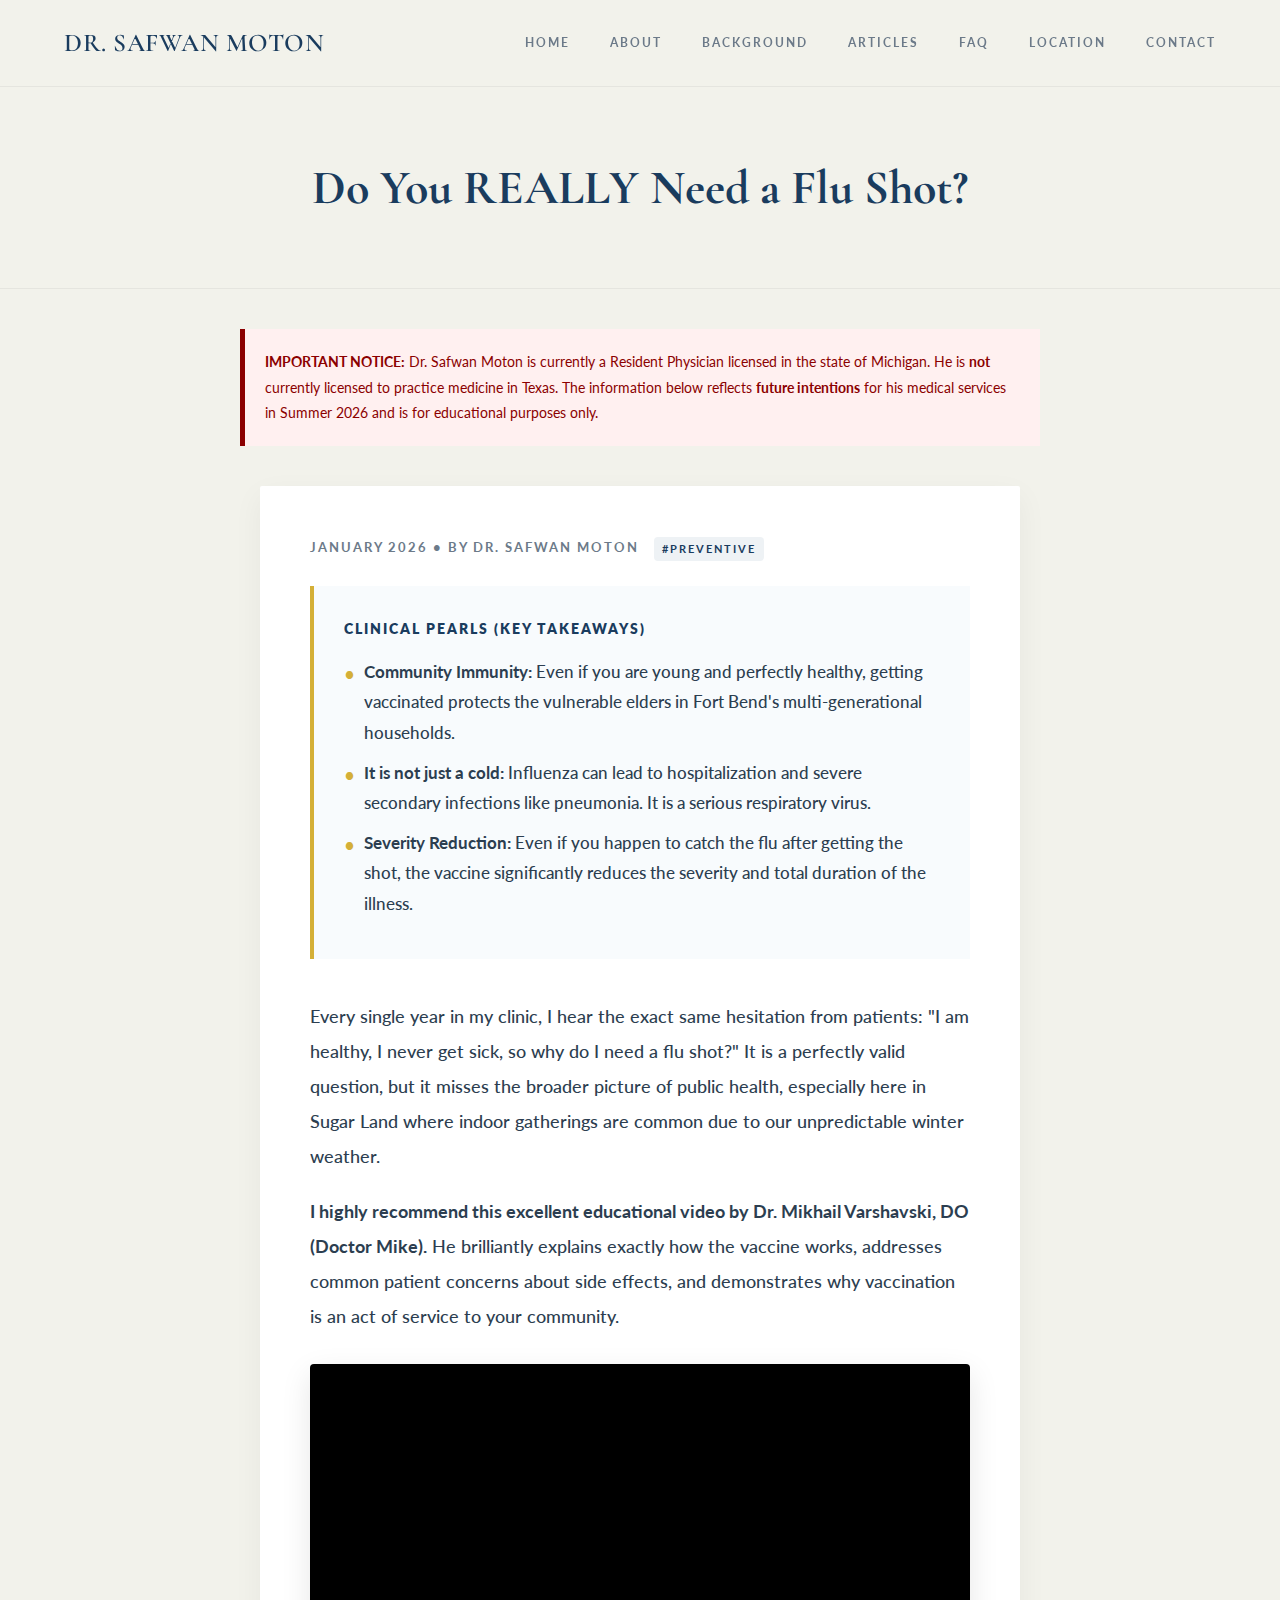
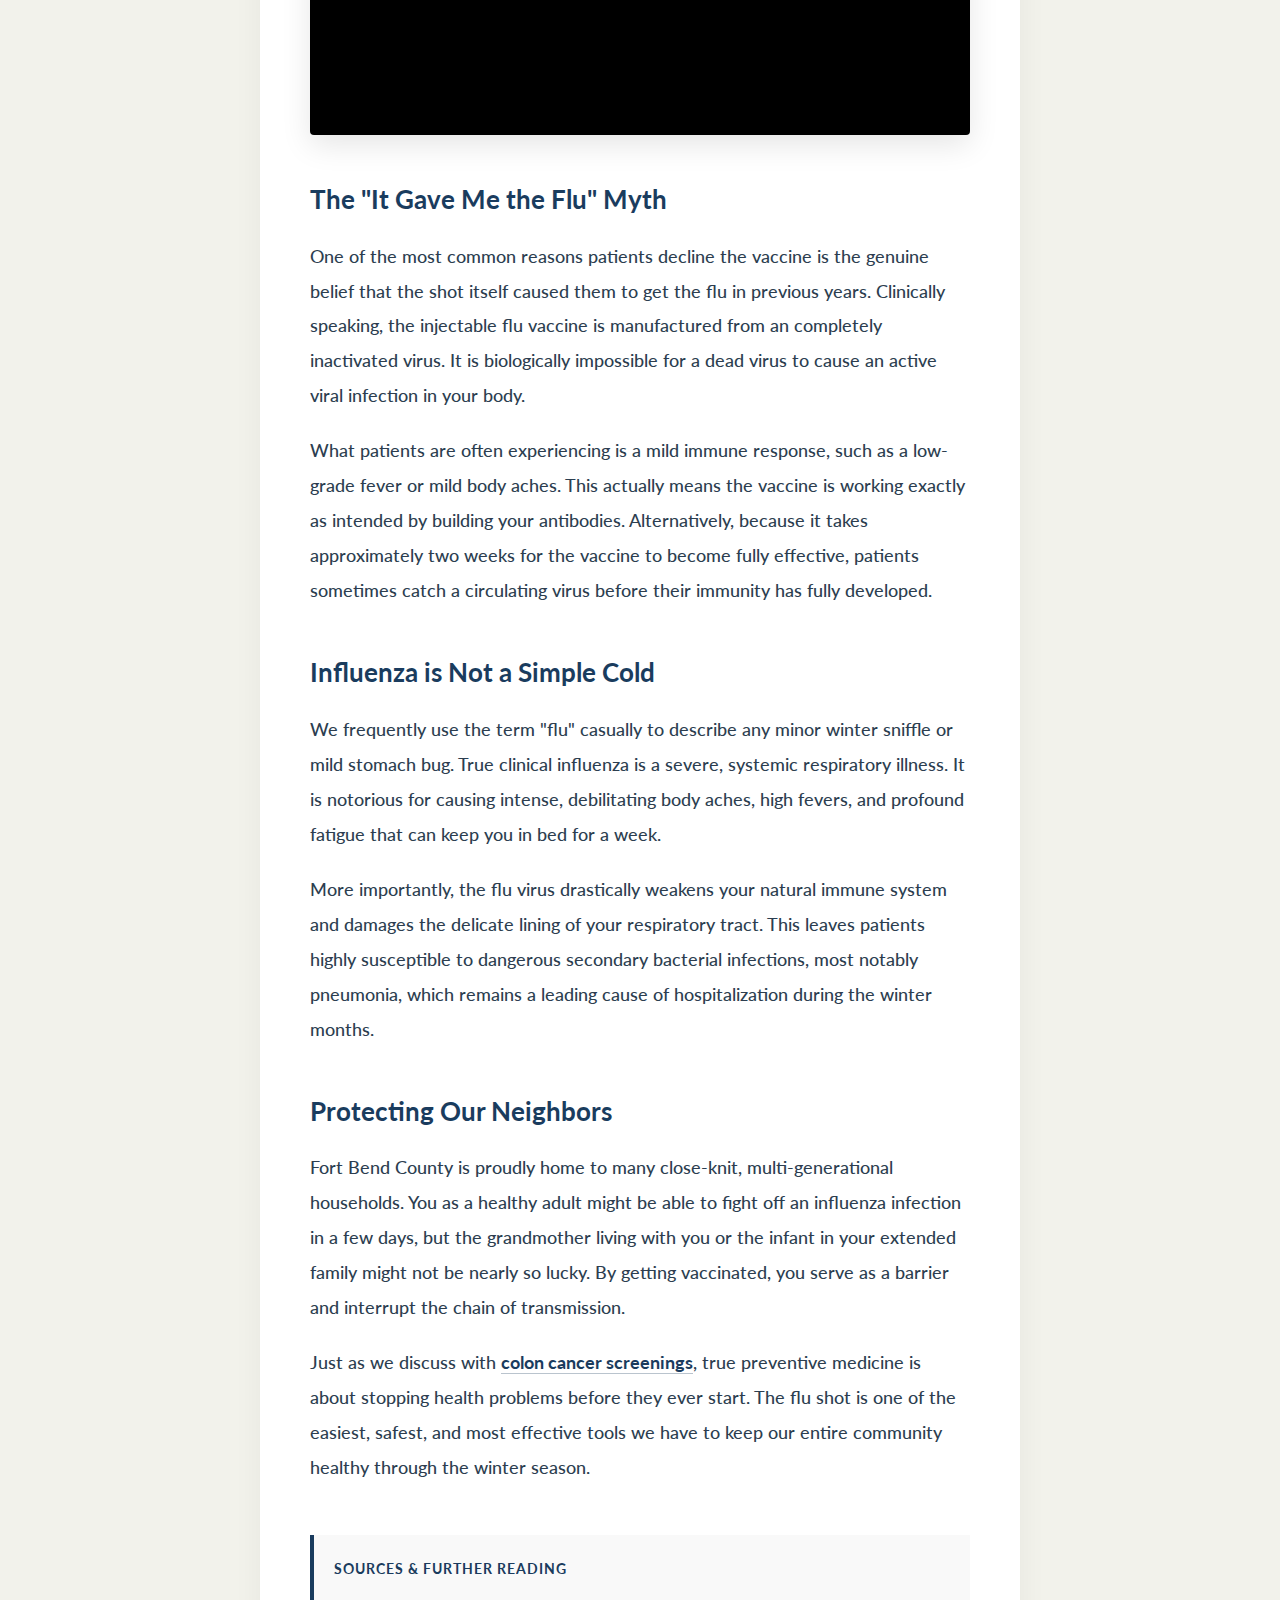
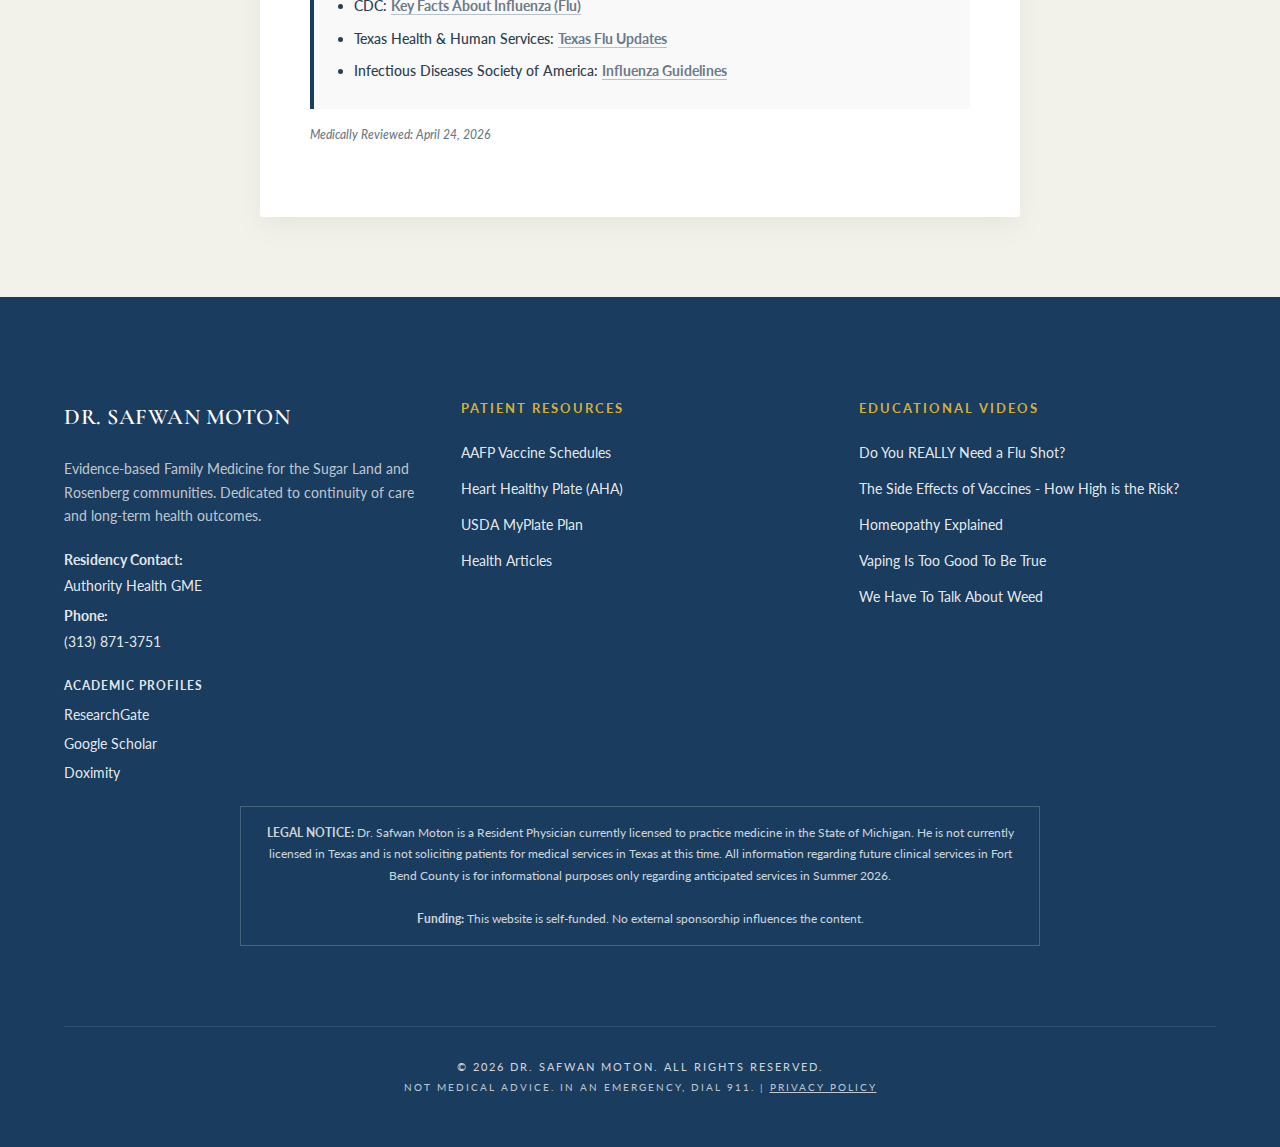
<file: articles/flu-shot.html>
<!DOCTYPE html>
<html lang="en">
<head>

    <script async src="https://www.googletagmanager.com/gtag/js?id=G-S06WN265PK"></script>
    <script>
      window.dataLayer = window.dataLayer || [];
      function gtag(){dataLayer.push(arguments);}
      gtag('js', new Date());
      gtag('config', 'G-S06WN265PK');
    </script>
    <meta charset="UTF-8">
    <meta name="viewport" content="width=device-width, initial-scale=1.0">
    <title>Do You REALLY Need a Flu Shot? | Dr. Safwan Moton</title>

    <meta name="description" content="Dr. Safwan Moton addresses flu shot myths, the dangers of true influenza, and why community immunity matters in Fort Bend County."
    />

    <link rel="canonical" href="https://drmoton.com/articles/flu-shot.html">
    <meta property="og:title" content="Do You REALLY Need a Flu Shot?">
    <meta property="og:description" content="Dr. Safwan Moton addresses flu shot myths, the dangers of true influenza, and why community immunity matters in Fort Bend County.">
    <meta property="og:image" content="https://drmoton.com/social-share.jpg">
    <meta property="og:image:width" content="1200">
    <meta property="og:image:height" content="630">
    <meta property="og:image:alt" content="Dr. Safwan Moton - Sugar Land Family Medicine">
    <meta property="og:url" content="https://drmoton.com/articles/flu-shot.html">
    <meta property="og:type" content="article">
    <meta name="twitter:card" content="summary_large_image">
    <meta name="twitter:title" content="Do You REALLY Need a Flu Shot? | Dr. Safwan Moton">
    <meta name="twitter:description" content="Dr. Safwan Moton addresses flu shot myths, the dangers of true influenza, and why community immunity matters in Fort Bend County.">
    <meta name="twitter:image" content="https://drmoton.com/social-share.jpg">
    <link rel="icon" href="../favicon.ico" sizes="any">
    <link rel="apple-touch-icon" href="../apple-touch-icon.png">
    
    <link rel="preconnect" href="https://fonts.googleapis.com">
    <link rel="preconnect" href="https://fonts.gstatic.com" crossorigin>
    <link href="https://fonts.googleapis.com/css2?family=Cormorant+Garamond:wght@300;400;600;700&family=Lato:wght@300;400;500;700;900&display=swap" rel="stylesheet">
    <style>
        :root {
            --primary-color: #1a3c5e;
            --accent-color: #6c7a89;
            --bg-cream: #f2f2eb;
            --bg-white: #ffffff;
            --text-dark: #2c3e50;
            --gold-accent: #D4AF37;
            --alert-red: #8B0000;

            --font-heading: 'Cormorant Garamond', serif;
            --font-body: 'Lato', sans-serif;
        }
        * { margin: 0; padding: 0; box-sizing: border-box; }
        html { scroll-behavior: smooth; }
        body {
            font-family: var(--font-body);
            color: var(--text-dark);
            line-height: 1.8;
            background-color: var(--bg-cream);
            overflow-x: hidden;
        }
        a { text-decoration: none; color: inherit; transition: 0.3s; }
        ul { list-style: none; }
        p, li { font-weight: 500; color: #2c3e50; }

        /* --- NAV --- */
        nav {
            display: flex; justify-content: space-between; align-items: center;
            padding: 20px 5%; position: fixed; width: 100%; top: 0;
            background: rgba(242, 242, 235, 0.98);
            backdrop-filter: blur(8px);
            z-index: 1000; border-bottom: 1px solid rgba(0,0,0,0.05);
        }
        .logo {
            font-family: var(--font-heading); font-size: 1.6rem; font-weight: 600;
            letter-spacing: 0.5px; color: var(--primary-color); text-transform: uppercase;
        }
        .nav-links { display: flex; gap: 40px; }
        .nav-links a {
            font-size: 0.75rem; text-transform: uppercase; letter-spacing: 2px;
            color: var(--accent-color); font-weight: 700;
        }
        .nav-links a:hover { color: var(--primary-color); }
        .mobile-menu-btn { display: none; font-size: 1.5rem; cursor: pointer; color: var(--primary-color); }

        #mobile-menu {
            display: none; position: fixed; top: 70px; left: 0; width: 100%;
            background: var(--bg-cream); box-shadow: 0 10px 20px rgba(0,0,0,0.05);
            padding: 20px 0; z-index: 999; text-align: center; border-bottom: 1px solid #eee;
        }
        #mobile-menu a {
            display: block; padding: 15px; font-size: 0.9rem; font-weight: 700;
            color: var(--primary-color); text-transform: uppercase; letter-spacing: 2px;
        }

        /* --- PAGE HEADER --- */
        .page-header {
            padding: 160px 5% 60px 5%;
            text-align: center;
            background-color: var(--bg-cream);
            border-bottom: 1px solid rgba(0,0,0,0.05);
        }
        .page-header h1 {
            font-family: var(--font-heading); font-size: 3rem; color: var(--primary-color);
            margin-bottom: 10px; max-width: 900px; margin-left: auto; margin-right: auto; line-height: 1.2;
        }

        /* --- LEGAL DISCLAIMER BOX --- */
        .legal-notice {
            background-color: #fff0f0;
            border-left: 5px solid var(--alert-red);
            padding: 20px;
            margin: 40px auto 20px auto;
            max-width: 800px;
            font-size: 0.9rem;
            color: var(--alert-red);
        }

        /* --- ARTICLE CONTENT --- */
        .article-container {
            max-width: 800px;
            margin: 0 auto;
            padding: 20px 20px 80px 20px;
        }
        .article-card {
            background: #ffffff;
            padding: 50px;
            border-radius: 2px;
            box-shadow: 0 10px 30px rgba(0,0,0,0.05);
        }
        .article-meta {
            font-size: 0.8rem; text-transform: uppercase; letter-spacing: 2px;
            color: var(--accent-color); margin-bottom: 25px; font-weight: 700;
        }
        .tag-pill {
            display: inline-block; background: #eef2f5; color: var(--primary-color);
            padding: 2px 8px; border-radius: 4px; font-size: 0.7rem; margin-left: 10px;
            vertical-align: middle;
        }
        .article-content {
            font-size: 1.15rem;
            line-height: 1.9;
            color: #2c3e50;
        }
        .article-content p { margin-bottom: 20px; }
        .article-content a {
            color: var(--primary-color);
            font-weight: 700;
            border-bottom: 1px solid rgba(26, 60, 94, 0.3);
        }
        .article-content a:hover {
            border-bottom: 2px solid var(--gold-accent);
        }
        .article-content h3 {
            font-size: 1.6rem; color: var(--primary-color);
            margin-top: 40px; margin-bottom: 15px;
        }
        
        .takeaways-box {
            background-color: #f8fbfd;
            border-left: 4px solid var(--gold-accent);
            padding: 30px;
            margin-bottom: 40px;
        }
        .takeaways-box h3 {
            font-family: var(--font-body);
            font-size: 0.9rem; text-transform: uppercase; letter-spacing: 2px;
            color: var(--primary-color); margin-bottom: 15px; font-weight: 800;
            margin-top: 0; 
        }
        .takeaways-box ul { list-style: none; padding: 0; margin-bottom: 0; }
        .takeaways-box li { position: relative; padding-left: 20px; margin-bottom: 10px; font-size: 1.05rem; }
        .takeaways-box li::before {
            content: '•'; position: absolute; left: 0; color: var(--gold-accent); font-size: 1.2rem;
        }

        /* --- VIDEO WRAPPER --- */
        .video-wrapper {
            position: relative;
            padding-bottom: 56.25%;
            height: 0;
            overflow: hidden;
            border-radius: 4px;
            box-shadow: 0 10px 30px rgba(0,0,0,0.1);
            margin: 30px 0;
            background-color: #000;
        }
        .video-wrapper iframe {
            position: absolute;
            top: 0;
            left: 0;
            width: 100%;
            height: 100%;
        }
        
        .source-box {
            background-color: #f9f9f9;
            border-left: 4px solid var(--primary-color);
            padding: 20px;
            margin-top: 50px;
            font-size: 0.9rem;
        }
        .source-box h4 {
            font-size: 0.9rem; text-transform: uppercase; letter-spacing: 1px;
            margin-bottom: 10px; color: var(--primary-color);
        }
        .source-box ul { list-style: disc; padding-left: 20px; margin-bottom: 0; }
        .source-box li { margin-bottom: 5px; }
        .source-box a { color: var(--accent-color); font-weight: 700; }
        .source-box a:hover { color: var(--primary-color); text-decoration: underline; }

        .medical-review-tag {
            font-size: 0.75rem;
            opacity: 0.7;
            margin-top: 15px;
            font-style: italic;
        }

        /* --- FOOTER --- */
        footer { background-color: var(--primary-color); color: white; padding: 100px 5% 50px 5%; text-align: left; }
        footer h2 { font-size: 2.8rem; margin-bottom: 40px; color: white; }
        footer h3 { color:var(--gold-accent); text-transform:uppercase; letter-spacing:2px; margin-bottom:20px; font-size:0.8rem; font-weight: 700; font-family: var(--font-body); }
        footer p, footer li, footer span, footer a { color: rgba(255, 255, 255, 0.9) !important; font-weight: 400; font-size: 0.9rem; }
        footer li { margin-bottom: 10px; }

        .footer-content { display:grid; grid-template-columns: 1fr 1fr 1fr; gap:40px; max-width:1200px; margin:0 auto; }

        .copyright {
            font-size: 0.7rem; color: rgba(255, 255, 255, 0.8) !important;
            margin-top: 80px; border-top: 1px solid rgba(255,255,255,0.1); padding-top: 30px;
            letter-spacing: 2px; text-transform: uppercase; font-weight: 400; text-align: center;
        }

        .legal-footer {
            margin-top: 20px;
            font-size: 0.75rem;
            color: rgba(255, 255, 255, 0.8);
            border: 1px solid rgba(255, 255, 255, 0.2);
            padding: 15px;
            text-align: center;
            max-width: 800px;
            margin-left: auto;
            margin-right: auto;
        }

        @media (max-width: 900px) {
            .nav-links { display: none; } .mobile-menu-btn { display: block; }
            .page-header h1 { font-size: 2.2rem; }
            .article-card { padding: 30px 20px; }
            .footer-content { grid-template-columns: 1fr !important; text-align: center !important; }
            footer { text-align: center; }
        }
    </style>
</head>
<body>
    <nav>
        <div class="logo">Dr. Safwan Moton</div>
        <div class="nav-links">
            <a href="../index.html">Home</a>
            <a href="../about.html">About</a>
            <a href="../index.html#experience">Background</a>
            <a href="../articles.html">Articles</a>
            <a href="../faq.html">FAQ</a>
            <a href="../index.html#location">Location</a>
            <a href="../contact.html">Contact</a>
        </div>
        <div class="mobile-menu-btn" onclick="toggleMenu()" aria-label="Toggle navigation menu" role="button" tabindex="0">  ☰  </div>
    </nav>
    <div id="mobile-menu">
        <a href="../index.html">Home</a>
        <a href="../about.html">About</a>
        <a href="../index.html#experience">Background</a>
        <a href="../articles.html">Articles</a>
        <a href="../faq.html">FAQ</a>
        <a href="../index.html#location">Location</a>
        <a href="../contact.html">Contact</a>
    </div>

    <header class="page-header">
        <h1>Do You REALLY Need a Flu Shot?</h1>
    </header>

    <div class="legal-notice">
        <strong>IMPORTANT NOTICE:</strong> Dr. Safwan Moton is currently a Resident Physician licensed in the state of Michigan.
        He is <strong>not</strong> currently licensed to practice medicine in Texas.
        The information below reflects <strong>future intentions</strong> for his medical services in Summer 2026 and is for educational purposes only.
    </div>

    <div class="article-container">
        <article class="article-card">
            <div class="article-meta">January 2026 • By Dr. Safwan Moton <span class="tag-pill">#Preventive</span></div>
            
            <div class="takeaways-box">
                <h3>Clinical Pearls (Key Takeaways)</h3>
                <ul>
                    <li><strong>Community Immunity:</strong> Even if you are young and perfectly healthy, getting vaccinated protects the vulnerable elders in Fort Bend's multi-generational households.</li>
                    <li><strong>It is not just a cold:</strong> Influenza can lead to hospitalization and severe secondary infections like pneumonia. It is a serious respiratory virus.</li>
                    <li><strong>Severity Reduction:</strong> Even if you happen to catch the flu after getting the shot, the vaccine significantly reduces the severity and total duration of the illness.</li>
                </ul>
            </div>

            <div class="article-content">
                <p>
                    Every single year in my clinic, I hear the exact same hesitation from patients: "I am healthy, I never get sick, so why do I need a flu shot?" It is a perfectly valid question, but it misses the broader picture of public health, especially here in Sugar Land where indoor gatherings are common due to our unpredictable winter weather.
                </p>
                <p>
                    <strong>I highly recommend this excellent educational video by Dr. Mikhail Varshavski, DO (Doctor Mike).</strong> He brilliantly explains exactly how the vaccine works, addresses common patient concerns about side effects, and demonstrates why vaccination is an act of service to your community.
                </p>

                <div class="video-wrapper">
                    <iframe width="560" height="315" src="https://www.youtube.com/embed/uOHG0u-WKXM?rel=0" title="YouTube video player" frameborder="0" allow="accelerometer; autoplay; clipboard-write; encrypted-media; gyroscope; picture-in-picture; web-share" allowfullscreen loading="lazy"></iframe>
                </div>

                <h3>The "It Gave Me the Flu" Myth</h3>
                <p>
                    One of the most common reasons patients decline the vaccine is the genuine belief that the shot itself caused them to get the flu in previous years. Clinically speaking, the injectable flu vaccine is manufactured from an completely inactivated virus. It is biologically impossible for a dead virus to cause an active viral infection in your body.
                </p>
                <p>
                    What patients are often experiencing is a mild immune response, such as a low-grade fever or mild body aches. This actually means the vaccine is working exactly as intended by building your antibodies. Alternatively, because it takes approximately two weeks for the vaccine to become fully effective, patients sometimes catch a circulating virus before their immunity has fully developed.
                </p>

                <h3>Influenza is Not a Simple Cold</h3>
                <p>
                    We frequently use the term "flu" casually to describe any minor winter sniffle or mild stomach bug. True clinical influenza is a severe, systemic respiratory illness. It is notorious for causing intense, debilitating body aches, high fevers, and profound fatigue that can keep you in bed for a week.
                </p>
                <p>
                    More importantly, the flu virus drastically weakens your natural immune system and damages the delicate lining of your respiratory tract. This leaves patients highly susceptible to dangerous secondary bacterial infections, most notably pneumonia, which remains a leading cause of hospitalization during the winter months.
                </p>

                <h3>Protecting Our Neighbors</h3>
                <p>
                    Fort Bend County is proudly home to many close-knit, multi-generational households. You as a healthy adult might be able to fight off an influenza infection in a few days, but the grandmother living with you or the infant in your extended family might not be nearly so lucky. By getting vaccinated, you serve as a barrier and interrupt the chain of transmission.
                </p>
                <p>
                    Just as we discuss with <a href="colon-cancer.html">colon cancer screenings</a>, true preventive medicine is about stopping health problems before they ever start. The flu shot is one of the easiest, safest, and most effective tools we have to keep our entire community healthy through the winter season.
                </p>

                <div class="source-box">
                    <h4>Sources & Further Reading</h4>
                    <ul>
                        <li>CDC: <a href="https://www.cdc.gov/flu/prevent/keyfacts.htm" target="_blank" rel="noopener noreferrer">Key Facts About Influenza (Flu)</a></li>
                        <li>Texas Health & Human Services: <a href="https://www.dshs.texas.gov/influenza-flu" target="_blank" rel="noopener noreferrer">Texas Flu Updates</a></li>
                        <li>Infectious Diseases Society of America: <a href="https://www.idsociety.org/practice-guideline/influenza/" target="_blank" rel="noopener noreferrer">Influenza Guidelines</a></li>
                    </ul>
                </div>
                <p class="medical-review-tag">Medically Reviewed: April 24, 2026</p>
            </div>
        </article>
    </div>

    <footer id="contact">
        <div class="footer-content">
            <div>
                <div class="logo" style="color:white; margin-bottom:20px; font-size:1.4rem;">Dr. Safwan Moton</div>
                <p style="font-size:0.9rem; opacity:0.8; line-height:1.6;">
                    Evidence-based Family Medicine for the Sugar Land and Rosenberg communities.
                    Dedicated to continuity of care and long-term health outcomes.
                </p>
                <div style="margin-top:20px;">
                    <p style="margin-bottom:5px;"><strong>Residency Contact:</strong><br>Authority Health GME</p>
                    <p><strong>Phone:</strong><br><a href="tel:+13138713751" style="color:white; text-decoration:none;">(313) 871-3751</a></p>
                </div>
                <div style="margin-top:20px;">
                    <p style="margin-bottom:5px; font-weight:700; color:#D4AF37; text-transform:uppercase; letter-spacing:1px; font-size:0.75rem;">Academic Profiles</p>
                    <p style="margin-bottom:3px;"><a href="https://www.researchgate.net/profile/Safwan-Moton" target="_blank" rel="noopener noreferrer">ResearchGate</a></p>
                    <p style="margin-bottom:3px;"><a href="https://scholar.google.com/citations?hl=en&user=4uD3_SIAAAAJ" target="_blank" rel="noopener noreferrer">Google Scholar</a></p>
                    <p><a href="https://www.doximity.com/pub/safwan-moton-do" target="_blank" rel="noopener noreferrer">Doximity</a></p>
                </div>
            </div>
            <div>
                <h3>Patient Resources</h3>
                <ul>
                    <li><a href="https://www.aafp.org/family-physician/patient-care/prevention-wellness/immunizations-vaccines/immunization-schedules.html" target="_blank" rel="noopener noreferrer">AAFP Vaccine Schedules</a></li>
                    <li><a href="https://www.heart.org/en/-/media/Healthy-Living-Files/Infographics/Deliciously_Balanced_Plate_Infographic.pdf?sc_lang=en" target="_blank" rel="noopener noreferrer">Heart Healthy Plate (AHA)</a></li>
                    <li><a href="https://www.myplate.gov/myplate-plan" target="_blank" rel="noopener noreferrer">USDA MyPlate Plan</a></li>
                    <li><a href="../articles.html">Health Articles</a></li>
                </ul>
            </div>
            <div>
                <h3>Educational Videos</h3>
                <ul>
                    <li><a href="https://www.youtube.com/watch?v=uOHG0u-WKXM" target="_blank" rel="noopener noreferrer">Do You REALLY Need a Flu Shot?</a></li>
                    <li><a href="https://www.youtube.com/watch?v=zBkVCpbNnkU" target="_blank" rel="noopener noreferrer">The Side Effects of Vaccines - How High is the Risk?</a></li>
                    <li><a href="https://www.youtube.com/watch?v=8HslUzw35mc" target="_blank" rel="noopener noreferrer">Homeopathy Explained</a></li>
                    <li><a href="https://www.youtube.com/watch?v=cHEOsKddURQ" target="_blank" rel="noopener noreferrer">Vaping Is Too Good To Be True</a></li>
                    <li><a href="https://youtu.be/qBRaI0ZeAf8?si=SGF3cr9YMF5dyxiD" target="_blank" rel="noopener noreferrer">We Have To Talk About Weed</a></li>
                </ul>
            </div>
        </div>
        <div class="legal-footer">
            <strong>LEGAL NOTICE:</strong> Dr. Safwan Moton is a Resident Physician currently licensed to practice medicine in the State of Michigan.
            He is not currently licensed in Texas and is not soliciting patients for medical services in Texas at this time.
            All information regarding future clinical services in Fort Bend County is for informational purposes only regarding anticipated services in Summer 2026.
            <br><br>
            <strong>Funding:</strong> This website is self-funded. No external sponsorship influences the content.
        </div>
        <div class="copyright">
            © 2026 Dr. Safwan Moton. All Rights Reserved. <br>
            <span style="font-size:0.6rem; opacity:0.8;">
                Not medical advice. In an emergency, dial 911. |
                <a href="../privacy.html" style="color:inherit; text-decoration:underline; font-size:inherit;">Privacy Policy</a>
            </span>
        </div>
    </footer>
    <script>
        function toggleMenu() {
            const menu = document.getElementById('mobile-menu');
            menu.style.display = (menu.style.display === 'block') ? 'none' : 'block';
        }
    </script>
    <script type="application/ld+json">
    {
      "@context": "https://schema.org",
      "@graph": [
        {
          "@type": "BreadcrumbList",
          "itemListElement": [{
            "@type": "ListItem",
            "position": 1,
            "name": "Home",
            "item": "https://drmoton.com"
          },{
            "@type": "ListItem",
            "position": 2,
            "name": "Medical Articles",
            "item": "https://drmoton.com/articles.html"
          },{
            "@type": "ListItem",
            "position": 3,
            "name": "Do You REALLY Need a Flu Shot?",
            "item": "https://drmoton.com/articles/flu-shot.html"
          }]
        },
        {
          "@type": "MedicalScholarlyArticle",
          "headline": "Do You REALLY Need a Flu Shot? (Video)",
          "datePublished": "2026-01-16",
          "dateModified": "2026-04-24",
          "author": {
            "@type": "Physician",
            "name": "Dr. Safwan Moton",
            "url": "https://drmoton.com/about.html"
          },
          "reviewedBy": {
            "@type": "Physician",
            "name": "Dr. Safwan Moton"
          },
          "publisher": {
            "@type": "Organization",
            "name": "Sugar Land Family Medicine"
          },
          "video": {
            "@type": "VideoObject",
            "name": "Do You REALLY Need a Flu Shot?",
            "description": "Dr. Safwan Moton recommends this video by Dr. Mikhail Varshavski DO explaining the importance of the flu vaccine for community health.",
            "thumbnailUrl": "https://img.youtube.com/vi/uOHG0u-WKXM/hqdefault.jpg",
            "uploadDate": "2023-11-01",
            "contentUrl": "https://www.youtube.com/watch?v=uOHG0u-WKXM",
            "embedUrl": "https://www.youtube.com/embed/uOHG0u-WKXM"
          }
        }
      ]
    }
    </script>
</body>
</html>
</file>
